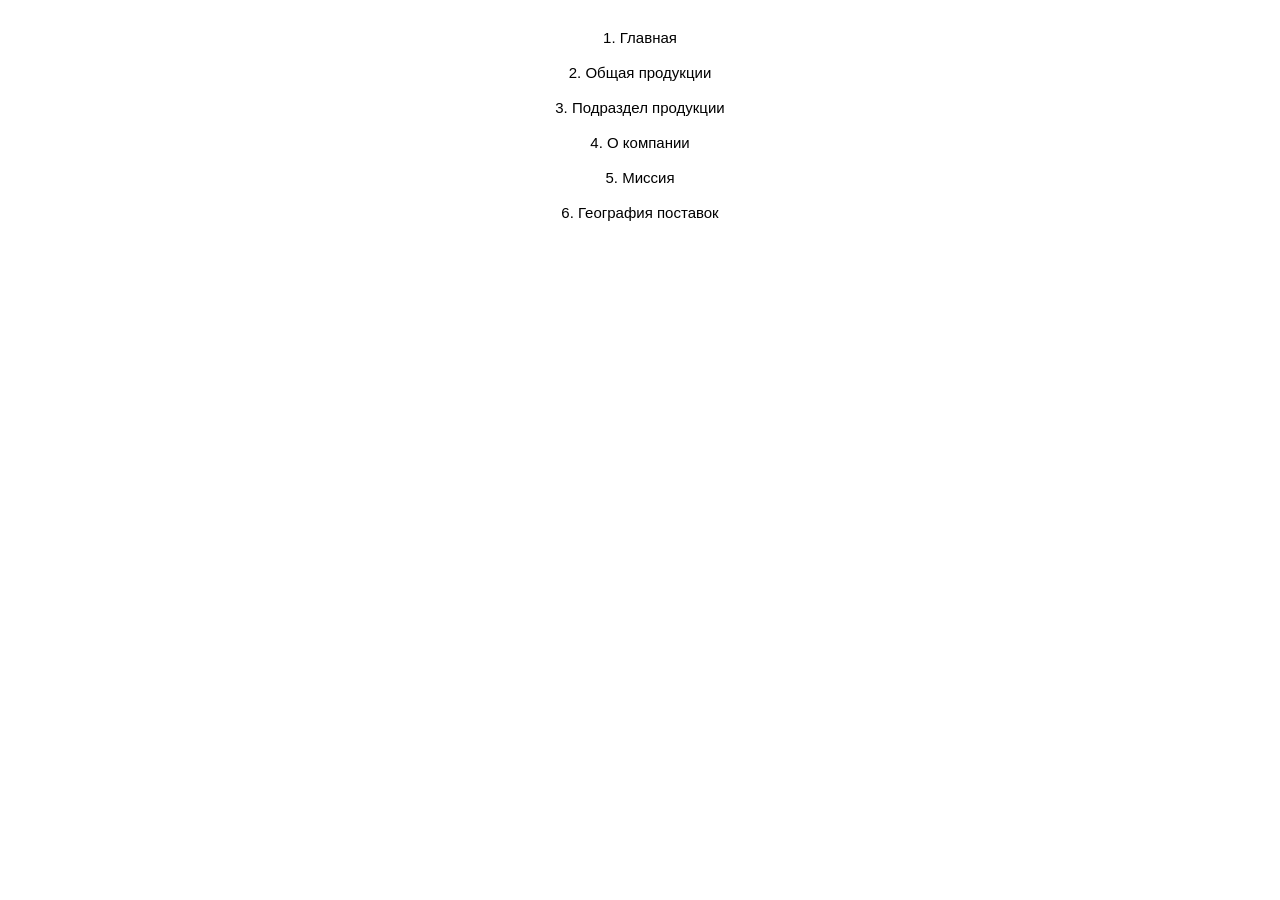
<file: index.html>
<!doctype html>
<html lang="ru">

<head>
	<meta charset="UTF-8">
	<meta name="viewport" content="width=device-width, initial-scale=1.0">
	<!-- favicon -->
	<link rel="apple-touch-icon" sizes="180x180" href="/apple-touch-icon.webp">
	<link rel="manifest" href="/site.webmanifest">
	<!-- <style>body{opacity: 0;}</style> -->
	<link rel="stylesheet" href="css/style.min.css?_v=20250123150027">
	<!-- SEO -->
	<meta name="description" content="">
	<meta name="keywords" content="">
	<meta property="og:type" content="website">
	<meta property="og:url" content="">
	<meta property="og:title" content="">
	<meta property="og:description" content="">
	<meta property="og:image" content="">
	<!-- robots -->
	<!-- <meta name="robots" content="index">
	<meta name="robots" content="index, nofollow">
	<meta name="robots" content="noindex">
	<meta name="robots" content="follow">
	<meta name="robots" content="nofollow">
	<meta name="robots" content="all">
	<meta name="googlebot" content="index">
	<meta name="yandex" content="noindex"> -->

	<title>Index</title>

</head>


<body>
	<div class="wrapper">
		<section>
			<div class="page__container">
				<ul style="
							width: 100%;
							display: flex;
							flex-direction: column;
							gap: 20px;
							padding: 30px 0;
							justify-content: center;
							align-items: center;
							list-style: none;
						">
					<li>
						<a href="./general.html" class="link">1. Главная</a>
					</li>
					<li>
						<a href="./production.html" class="link">2. Общая продукции</a>
					</li>
					<li>
						<a href="./production-chapter.html" class="link">3. Подраздел продукции</a>
					</li>
					<!-- О компании -->
					<li>
						<a href="./about.html" class="link">4. О компании</a>
					</li>
					<!-- О компании -->
					<li>
						<a href="./mission.html" class="link">5. Миссия</a>
					</li>
					<!-- О компании -->
					<li>
						<a href="./supplies.html" class="link">6. География поставок</a>
					</li>

				</ul>
			</div>
		</section>

	</div>

</body>

</html>
</file>
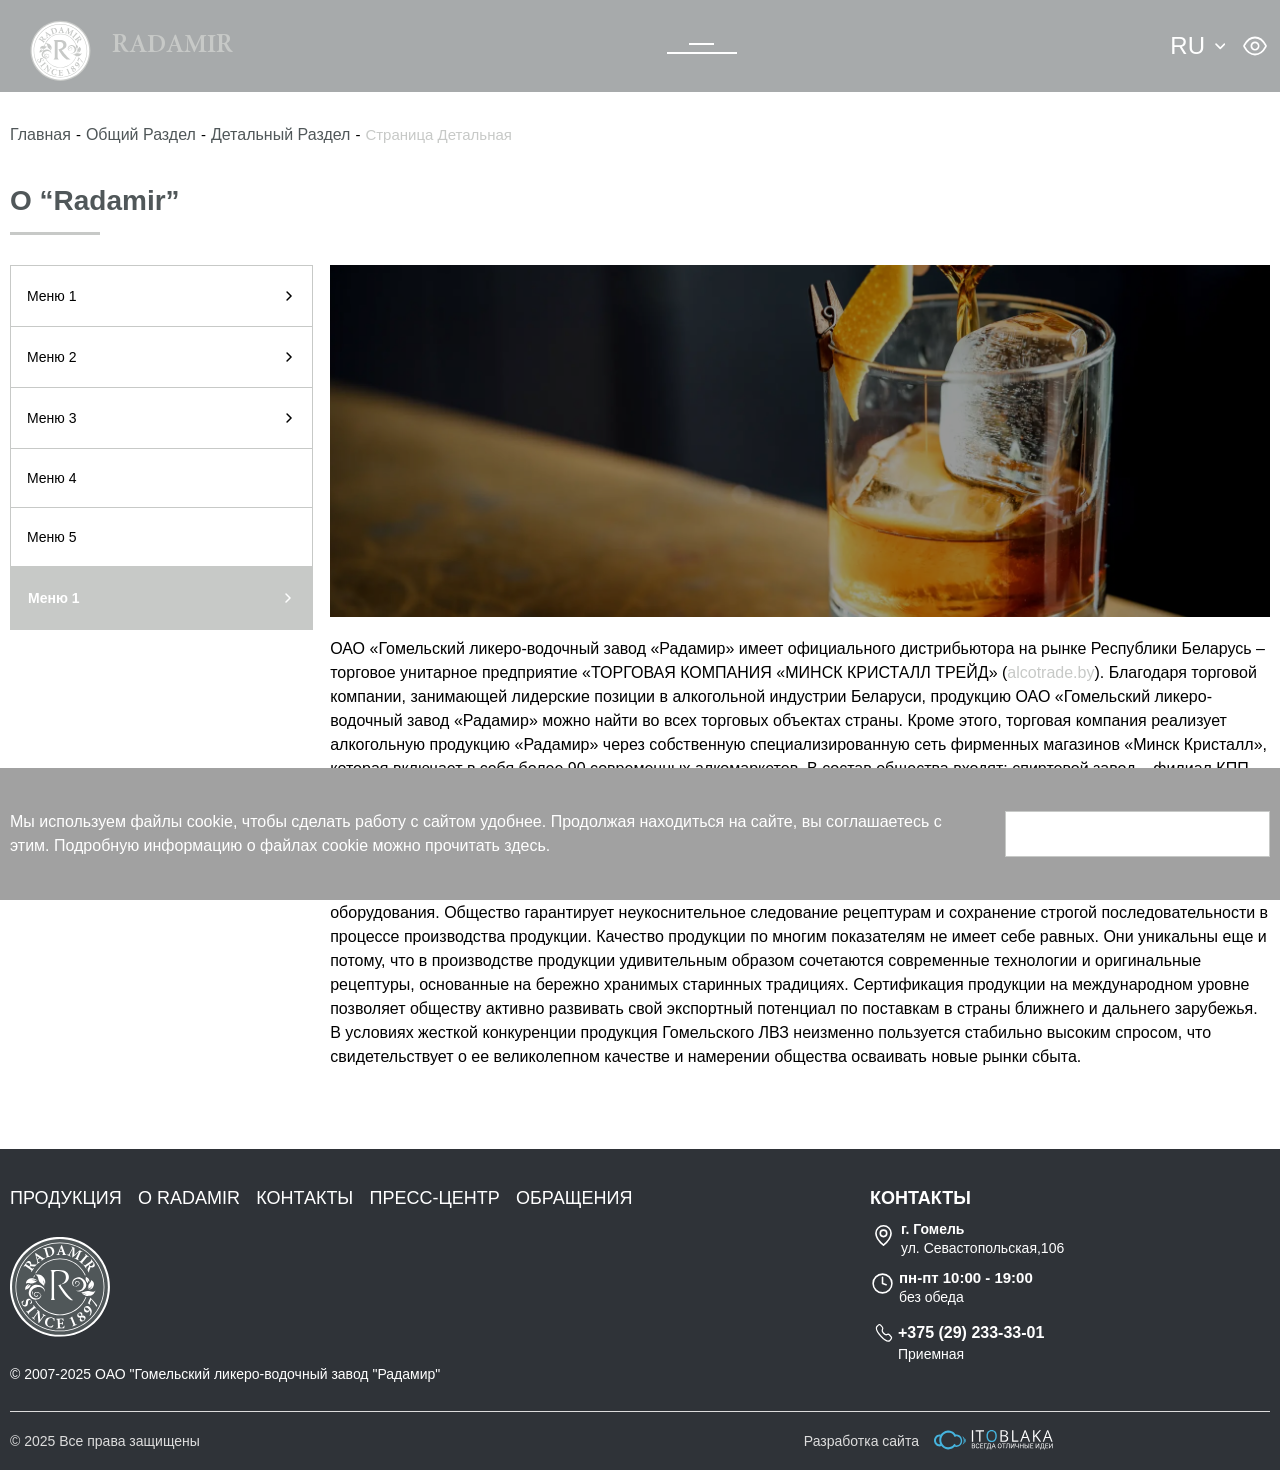
<file: about.html>
<!doctype html>
<html lang="ru">

<head>
	<meta charset="UTF-8">
	<meta name="viewport" content="width=device-width, initial-scale=1.0">
	<!-- favicon -->
	<link rel="apple-touch-icon" sizes="180x180" href="/apple-touch-icon.webp">
	<link rel="manifest" href="/site.webmanifest">
	<!-- <style>body{opacity: 0;}</style> -->
	<link rel="stylesheet" href="css/style.min.css?_v=20250123150027">
	<!-- SEO -->
	<meta name="description" content="">
	<meta name="keywords" content="">
	<meta property="og:type" content="website">
	<meta property="og:url" content="">
	<meta property="og:title" content="">
	<meta property="og:description" content="">
	<meta property="og:image" content="">
	<!-- robots -->
	<!-- <meta name="robots" content="index">
	<meta name="robots" content="index, nofollow">
	<meta name="robots" content="noindex">
	<meta name="robots" content="follow">
	<meta name="robots" content="nofollow">
	<meta name="robots" content="all">
	<meta name="googlebot" content="index">
	<meta name="yandex" content="noindex"> -->

	<title>ITOblaka</title>

</head>


<body>
	<div class="wrapper chapter-page">
		<header class="header header_menu-left" data-fixed>
			<div class="header__container">
				<div class="header__top">
					<div class="header__logo logo">
						<a class="logo__logo" href="#">
							<img src="img/svg/logo-white.svg" alt="logo">
						</a>
						<div class="logo__slogan">Radamir</div>
					</div>

					<div class="header__menu menu">
						<button type="button" class="menu__icon icon-menu">
							<span></span>
						</button>
					</div>

					<div class="header__control header-control">
						<div class="language">
							<div class="language__head">
								<div class="language__text">RU</div>
								<div class="language__icon">
									<svg>
										<use xlink:href="img/icons/icons.svg#arrowCircled"></use>
									</svg>
								</div>
							</div>
							<div class="language__body">
								<div class="language__list">
									<div class="language__item">
										<div class="language__flag flag_blr"></div>
										<button class="language__text">BY</button>
									</div>
									<div class="language__item">
										<div class="language__flag flag_eng"></div>
										<button class="language__text">ENG</button>
									</div>
								</div>
							</div>
						</div>

						<div class="eye">
							<button class="eye__icon">
								<svg>
									<use xlink:href="img/icons/icons.svg#eye"></use>
								</svg>
							</button>
						</div>
					</div>
				</div>
			</div>
		</header>


		<div class="chapter-page__wrapper">
			<div class="chapter-page__container">
				<div class="bread">
					<ul class='bread__list'>
						<li class='bread__item'><a class='bread__link' href="#">Главная</a></li>
						<li class="bread__divider">-</li>
						<li class='bread__item'><a class='bread__link' href="#">Общий Раздел</a></li>
						<li class="bread__divider">-</li>
						<li class='bread__item'><a class='bread__link' href="#">Детальный Раздел</a></li>
						<li class="bread__divider">-</li>
						<li class='bread__item'>Страница Детальная</li>
					</ul>
				</div>

				<div class="block__head">
					<h2 class="block__title">О “Radamir”</h2>
				</div>

			</div>

		</div>

		<main class="chapter-page__main main">
			<div class="main__container">
				<div class="main__inner">
					<!-- menu -->
					<div class="main__menu">
						<!-- Include menu -->
						<div class="page-menu">

							<nav class="page-menu__body">
								<ul class="page-menu__list">
									<!-- 1 -->
									<li class="page-menu__item">
										<div class="page-menu__control">
											<a href="#" class="page-menu__link">Меню 1</a>
											<div class="page-menu__svg">
												<svg class="svg-arrow-down">
													<use xlink:href="img/icons/icons.svg#menuArrow"></use>
												</svg>
											</div>
										</div>

										<div class="page-menu__drop">
											<!-- list -->
											<ul class="page-menu__list">
												<li class="page-menu__item">
													<div class="page-menu__control">
														<a href="#" class="page-menu__link">Меню 1.1</a>
														<div class="page-menu__svg">
															<svg class="svg-arrow-down">
																<use xlink:href="img/icons/icons.svg#menuArrow"></use>
															</svg>
														</div>
													</div>

													<div class="page-menu__drop">
														<!-- list -->
														<ul class="page-menu__list">
															<li class="page-menu__item">
																<div class="page-menu__control">
																	<a href="#" class="page-menu__link">Меню 1.1.1</a>
																</div>
															</li>

															<li class="page-menu__item">
																<div class="page-menu__control">
																	<a href="#" class="page-menu__link">Меню 1.1.2</a>
																	<div class="page-menu__svg">
																		<svg class="svg-arrow-down">
																			<use xlink:href="img/icons/icons.svg#menuArrow"></use>
																		</svg>
																	</div>
																</div>
																<!-- drop -->
																<div class="page-menu__drop">

																	<!-- list -->
																	<ul class="page-menu__list">
																		<li class="page-menu__item">
																			<div class="page-menu__control">
																				<a href="#" class="page-menu__link">Меню 1.1.2.1</a>
																			</div>
																		</li>

																	</ul>

																</div>
															</li>
															<li class="page-menu__item">
																<div class="page-menu__control">
																	<a href="#" class="page-menu__link">Меню 1.1.3</a>
																</div>
															</li>
														</ul>
													</div>
												</li>
												<li class="page-menu__item">
													<div class="page-menu__control">
														<a href="#" class="page-menu__link">Меню 1.2</a>
													</div>
												</li>
											</ul>
										</div>
									</li>
									<!-- 2 -->
									<li class="page-menu__item">
										<div class="page-menu__control">
											<a href="#" class="page-menu__link">Меню 2</a>
											<div class="page-menu__svg">
												<svg class="svg-arrow-down">
													<use xlink:href="img/icons/icons.svg#menuArrow"></use>
												</svg>
											</div>
										</div>

										<div class="page-menu__drop">
											<!-- list -->
											<ul class="page-menu__list">
												<li class="page-menu__item">
													<div class="page-menu__control">
														<a href="#" class="page-menu__link">Меню 2.1</a>
														<div class="page-menu__svg">
															<svg class="svg-arrow-down">
																<use xlink:href="img/icons/icons.svg#menuArrow"></use>
															</svg>
														</div>
													</div>

													<div class="page-menu__drop">
														<!-- list -->
														<ul class="page-menu__list">
															<li class="page-menu__item">
																<div class="page-menu__control">
																	<a href="#" class="page-menu__link">Меню 2.1.1</a>
																</div>
															</li>

															<li class="page-menu__item">
																<div class="page-menu__control">
																	<a href="#" class="page-menu__link">Меню 2.1.2</a>
																	<div class="page-menu__svg">
																		<svg class="svg-arrow-down">
																			<use xlink:href="img/icons/icons.svg#menuArrow"></use>
																		</svg>
																	</div>
																</div>
																<!-- drop -->
																<div class="page-menu__drop">

																	<!-- list -->
																	<ul class="page-menu__list">
																		<li class="page-menu__item">
																			<div class="page-menu__control">
																				<a href="#" class="page-menu__link">Меню 2.1.2.1</a>
																			</div>
																		</li>

																	</ul>

																</div>
															</li>
														</ul>
													</div>
												</li>
											</ul>
										</div>
									</li>
									<!-- 3 -->
									<li class="page-menu__item">
										<div class="page-menu__control">
											<a href="#" class="page-menu__link">Меню 3</a>
											<div class="page-menu__svg">
												<svg class="svg-arrow-down">
													<use xlink:href="img/icons/icons.svg#menuArrow"></use>
												</svg>
											</div>
										</div>

										<div class="page-menu__drop">
											<!-- list -->
											<ul class="page-menu__list">
												<li class="page-menu__item">
													<div class="page-menu__control">
														<a href="#" class="page-menu__link">Меню 3.1</a>
														<div class="page-menu__svg">
															<svg class="svg-arrow-down">
																<use xlink:href="img/icons/icons.svg#menuArrow"></use>
															</svg>
														</div>
													</div>

													<div class="page-menu__drop">
														<!-- list -->
														<ul class="page-menu__list">
															<li class="page-menu__item">
																<div class="page-menu__control">
																	<a href="#" class="page-menu__link">Меню 3.1.1</a>
																</div>
															</li>

															<li class="page-menu__item">
																<div class="page-menu__control">
																	<a href="#" class="page-menu__link">Меню 3.1.2</a>
																	<div class="page-menu__svg">
																		<svg class="svg-arrow-down">
																			<use xlink:href="img/icons/icons.svg#menuArrow"></use>
																		</svg>
																	</div>
																</div>
																<!-- drop -->
																<div class="page-menu__drop">

																	<!-- list -->
																	<ul class="page-menu__list">
																		<li class="page-menu__item">
																			<div class="page-menu__control">
																				<a href="#" class="page-menu__link">Меню 3.1.2.1</a>
																			</div>
																		</li>

																	</ul>

																</div>
															</li>
														</ul>
													</div>
												</li>
											</ul>
										</div>
									</li>
									<!-- 4 -->
									<li class="page-menu__item">
										<div class="page-menu__control">
											<a href="#" class="page-menu__link">Меню 4</a>
										</div>
									</li>
									<!-- 5 -->
									<li class="page-menu__item">
										<div class="page-menu__control">
											<a href="#" class="page-menu__link">Меню 5</a>
										</div>
									</li>
									<!-- 6 -->
									<li class="page-menu__item active">
										<div class="page-menu__control">
											<a href="#" class="page-menu__link">Меню 1</a>
											<div class="page-menu__svg">
												<svg class="svg-arrow-down">
													<use xlink:href="img/icons/icons.svg#menuArrow"></use>
												</svg>
											</div>
										</div>

										<div class="page-menu__drop">
											<!-- list -->
											<ul class="page-menu__list">
												<li class="page-menu__item">
													<div class="page-menu__control">
														<a href="#" class="page-menu__link">Меню 1.1</a>
														<div class="page-menu__svg">
															<svg class="svg-arrow-down">
																<use xlink:href="img/icons/icons.svg#menuArrow"></use>
															</svg>
														</div>
													</div>

													<div class="page-menu__drop">
														<!-- list -->
														<ul class="page-menu__list">
															<li class="page-menu__item">
																<div class="page-menu__control">
																	<a href="#" class="page-menu__link">Меню 1.1.1</a>
																</div>
															</li>

															<li class="page-menu__item">
																<div class="page-menu__control">
																	<a href="#" class="page-menu__link">Меню 1.1.2</a>
																	<div class="page-menu__svg">
																		<svg class="svg-arrow-down">
																			<use xlink:href="img/icons/icons.svg#menuArrow"></use>
																		</svg>
																	</div>
																</div>
																<!-- drop -->
																<div class="page-menu__drop">

																	<!-- list -->
																	<ul class="page-menu__list">
																		<li class="page-menu__item">
																			<div class="page-menu__control">
																				<a href="#" class="page-menu__link">Меню 1.1.2.1</a>
																			</div>
																		</li>

																	</ul>

																</div>
															</li>
															<li class="page-menu__item">
																<div class="page-menu__control">
																	<a href="#" class="page-menu__link">Меню 1.1.3</a>
																</div>
															</li>
														</ul>
													</div>
												</li>
												<li class="page-menu__item">
													<div class="page-menu__control">
														<a href="#" class="page-menu__link">Меню 1.2</a>
													</div>
												</li>
											</ul>
										</div>
									</li>

								</ul>
							</nav>

						</div>

					</div>
					<!-- page-content -->
					<div class="main__content">
						<!-- Include content-->

						<div class="main__item">
							<section class="preview">
								<div class="preview__bg">
									<img class='preview__img' src="img/generalBanner/generalBanner.webp" alt="page banner">
								</div>
								<div class="preview__container">
									<div class="preview__description">
										<div class="preview__title">
											<h1>Продукция</h1>
										</div>
										<div class="preview__text">
											Мы гордимся тем, что создаем!
										</div>
									</div>
								</div>
							</section>

						</div>
						<div class="main__item">
							<div class="text_general">
								ОАО «Гомельский ликеро-водочный завод «Радамир» имеет официального дистрибьютора на рынке Республики Беларусь –
								торговое унитарное предприятие «ТОРГОВАЯ КОМПАНИЯ «МИНСК КРИСТАЛЛ ТРЕЙД» (<a href="alcotrade.by">alcotrade.by</a>).
								Благодаря торговой компании,
								занимающей лидерские позиции в алкогольной индустрии Беларуси, продукцию ОАО «Гомельский ликеро-водочный завод
								«Радамир» можно найти во всех торговых объектах страны. Кроме этого, торговая компания реализует алкогольную
								продукцию «Радамир» через собственную специализированную сеть фирменных магазинов «Минск Кристалл», которая включает в
								себя более 90 современных алкомаркетов.
								В состав общества входят: спиртовой завод – филиал КПП «Полесье», сеть фирменных магазинов "Радамир".
								Ассортимент представлен более чем 50 наименованиями продукции:
								Водки классические и особые
								Аперитив
								Бренди
								Бальзамы
								Напитки спиртные крепкие
								Настойки горькие
								Ликеры десертные
								Коньяки
								Вода питьевая
								Ассортимент продукции, предлагаемый сегодня филиалом КПП «Полесье»:
								Спирт этиловый ректификованный
								Двуокись углеродная жидкая
								Концентрат квасного сусла
								Солод
								Успешная производственная деятельность общества, прежде всего, связана с активным внедрением передовых технологий
								и обновлением производственного оборудования. Общество гарантирует неукоснительное следование рецептурам и сохранение
								строгой последовательности в процессе производства продукции.
								Качество продукции по многим показателям не имеет себе равных. Они уникальны еще и потому, что в производстве
								продукции удивительным образом сочетаются современные технологии и оригинальные рецептуры, основанные на бережно
								хранимых старинных традициях.
								Сертификация продукции на международном уровне позволяет обществу активно развивать свой экспортный потенциал по
								поставкам в страны ближнего и дальнего зарубежья.
								В условиях жесткой конкуренции продукция Гомельского ЛВЗ неизменно пользуется стабильно высоким спросом, что
								свидетельствует о ее великолепном качестве и намерении общества осваивать новые рынки сбыта.
							</div>
						</div>

					</div>
				</div>
			</div>
		</main>

		<footer class="footer">
			<div class="footer__container">
				<div class="footer__content">
					<div class="footer__top footer-top">
						<div class="footer-top__left footer-left">
							<div class="footer-left__navigation">
								<ul class="navigation__list">
									<li class="navigation__item">
										<a href="#" class="navigation__link">ПРОДУКЦИЯ</a>
									</li>
									<li class="navigation__item">
										<a href="#" class="navigation__link">О RADAMIR</a>
									</li>
									<li class="navigation__item">
										<a href="#" class="navigation__link">КОНТАКТЫ</a>
									</li>
									<li class="navigation__item">
										<a href="#" class="navigation__link">ПРЕСС-ЦЕНТР</a>
									</li>
									<li class="navigation__item">
										<a href="#" class="navigation__link">ОБРАЩЕНИЯ</a>
									</li>
								</ul>
							</div>
							<div class="footer-left__logo">
								<div class="logo">
									<a class="logo__logo" href="#">
										<img src="img/svg/logo-footer.svg" alt="logo">
									</a>
								</div>
							</div>
							<div class="footer-left__description">
								© 2007-2025 ОАО "Гомельский ликеро-водочный завод "Радамир"
							</div>
						</div>
						<div class="footer-top__right footer-right">
							<div class="footer-right__title">КОНТАКТЫ</div>
							<div class="address">
								<div class="address__svg icon-wrap">
									<svg class="svg-location">
										<use xlink:href="img/icons/icons.svg#location"></use>
									</svg>
								</div>
								<div class="address__wrapper">
									<div class="address__city">г. Гомель</div>
									<div class="address__street">
										ул. Севастопольская,106
									</div>
								</div>
							</div>
							<div class=" mode">
								<div class="mode__svg icon-wrap">
									<svg class="svg-time">
										<use xlink:href="img/icons/icons.svg#time"></use>
									</svg>
								</div>
								<div class="mode__wrapper">
									<div class="mode__time">пн-пт 10:00 - 19:00</div>
									<div class="mode__regime">без обеда</div>
								</div>
							</div>
							<div class="contacts">
								<div class="contacts__block">
									<!-- phone -->
									<div class="contacts-phone">
										<div class="contacts-phone__wrapper">
											<div class="contacts-phone__svg">
												<svg class="svg-phone">
													<use xlink:href="img/icons/icons.svg#phone"></use>
												</svg>
											</div>
											<a href="tel:+375292333301" class="contacts-phone__link">+375 (29) 233-33-01</a>
										</div>
										<div class="contacts-phone__text">
											Приемная
										</div>
									</div>

								</div>
							</div>
						</div>
					</div>
					<div class="footer__bottom footer-bottom">
						<div class="footer-bottom__content">
							<div class="footer-bottom__copyright">© 2025 Все права защищены</div>

							<div class="footer-bottom__made made">
								<div class="made__text">Разработка сайта</div>
								<a href="#" class="made__logo">
									<img src="img/svg/logoOblaka.svg" alt="made by ITOblaka">
								</a>
							</div>
						</div>
					</div>
				</div>
			</div>
		</footer>


	</div>
	<div class="cookie-plank ">
		<!-- cookie-plank_alternative для второго варианта куки -->
		<div class="cookie-plank__container">
			<div class="cookie-plank__content">
				<div class="cookie-plank__text text_general">
					Мы используем файлы cookie, чтобы сделать работу с сайтом удобнее. Продолжая находиться на сайте, вы соглашаетесь с этим. Подробную
					информацию о файлах cookie можно прочитать здесь.
				</div>
				<div class="cookie-plank__button">
					<button class="button button_width button_width-inverse" data-cookieBtn>
						Принять
					</button>
				</div>
			</div>
		</div>
	</div>

	<div class="aside-menu">
		<div class="aside-menu__overlay"></div>
		<div class="aside-menu__content scroll-vertical">
			<div class="aside-menu__buttons">
				<div class="logo">
					<a class="logo__logo" href="#">
						<img src="img/svg/logo-white.svg" alt="logo">
						<div class="logo__slogan">Radamir</div>
					</a>
				</div>
				<button class="aside-menu__close" type="button">
					<svg class="svg-arrow-close">
						<use xlink:href="img/icons/icons.svg#close"></use>
					</svg>
				</button>
			</div>
			<nav class="aside-menu__body">
				<ul class="aside-menu__list">
					<!-- about -->
					<li class="aside-menu__item">
						<a href="#" class="aside-menu__link">ПРОДУКЦИЯ</a>
						<div class="aside-menu__svg">
							<svg class="svg-arrow-down">
								<use xlink:href="img/icons/icons.svg#menuArrow"></use>
							</svg>
						</div>

						<div class="aside-menu__drop">
							<div class="aside-menu__body scroll-vertical">
								<!-- button -->
								<button class="mobile-back" type="button">
									<svg class="svg-arrow-back">
										<use xlink:href="img/icons/icons.svg#arrow"></use>
									</svg>
									<span>Назад</span>
								</button>
								<!-- title -->
								<div class="aside-menu__title">
									<a href="#">Каталог</a>
								</div>
								<!-- list -->
								<ul class="aside-menu__list">
									<li class="aside-menu__item">
										<a href="#" class="aside-menu__link">Создание сайтов</a>
									</li>
									<li class="aside-menu__item">
										<a href="#" class="aside-menu__link">Разработка интернет-магазинов</a>
									</li>
									<li class="aside-menu__item">
										<a href="#" class="aside-menu__link">Создание корпоративных сайтов</a>
									</li>
									<li class="aside-menu__item">
										<a href="#" class="aside-menu__link">Создание Landing page</a>
									</li>
									<li class="aside-menu__item">
										<a href="#" class="aside-menu__link">
											Разработка сайтов визиток - максимальное количество
										</a>
									</li>
									<li class="aside-menu__item">
										<a href="#" class="aside-menu__link">Реклама и продвижение</a>
										<div class="aside-menu__svg">
											<svg class="svg-arrow-down">
												<use xlink:href="img/icons/icons.svg#menuArrow"></use>
											</svg>
										</div>
										<!-- drop -->
										<div class="aside-menu__drop">
											<div class="aside-menu__body scroll-vertical">
												<!-- button -->
												<button class="mobile-back" type="button">
													<svg class="svg-arrow-back">
														<use xlink:href="img/icons/icons.svg#arrow"></use>
													</svg>
													<span>Назад</span>
												</button>
												<!-- title -->
												<div class="aside-menu__title">
													<a href="#">Реклама и продвижение</a>
												</div>
												<!-- list -->
												<ul class="aside-menu__list">
													<li class="aside-menu__item">
														<a href="#" class="aside-menu__link">Создание сайтов</a>
													</li>
													<li class="aside-menu__item">
														<a href="#" class="aside-menu__link">Разработка интернет-магазинов</a>
													</li>
													<li class="aside-menu__item">
														<a href="#" class="aside-menu__link">Создание корпоративных сайтов</a>
													</li>
													<li class="aside-menu__item">
														<a href="#" class="aside-menu__link">Создание Landing page</a>
													</li>
													<li class="aside-menu__item">
														<a href="#" class="aside-menu__link">
															Разработка сайтов визиток - максимальное количество
														</a>
													</li>
												</ul>
											</div>
										</div>
									</li>
								</ul>
							</div>
						</div>
					</li>
					<!-- service -->
					<li class="aside-menu__item">
						<a href="#" class="aside-menu__link">О RADAMIR</a>
						<div class="aside-menu__svg">
							<svg class="svg-arrow-down">
								<use xlink:href="img/icons/icons.svg#menuArrow"></use>
							</svg>
						</div>
						<div class="aside-menu__drop">
							<div class="aside-menu__body scroll-vertical">
								<!-- button -->
								<button class="mobile-back" type="button">
									<svg class="svg-arrow-back">
										<use xlink:href="img/icons/icons.svg#arrow"></use>
									</svg>
									<span>Назад</span>
								</button>
								<!-- title -->
								<div class="aside-menu__title">
									<a href="#">Каталог</a>
								</div>
								<!-- list -->
								<ul class="aside-menu__list">
									<li class="aside-menu__item">
										<a href="#" class="aside-menu__link">Создание сайтов</a>
									</li>
									<li class="aside-menu__item">
										<a href="#" class="aside-menu__link">Разработка интернет-магазинов</a>
									</li>
									<li class="aside-menu__item">
										<a href="#" class="aside-menu__link">Создание корпоративных сайтов</a>
									</li>
									<li class="aside-menu__item">
										<a href="#" class="aside-menu__link">Создание Landing page</a>
									</li>
									<li class="aside-menu__item">
										<a href="#" class="aside-menu__link">
											Разработка сайтов визиток - максимальное количество
										</a>
									</li>
									<li class="aside-menu__item">
										<a href="#" class="aside-menu__link">Реклама и продвижение</a>
										<div class="aside-menu__svg">
											<svg class="svg-arrow-down">
												<use xlink:href="img/icons/icons.svg#menuArrow"></use>
											</svg>
										</div>
										<!-- drop -->
										<div class="aside-menu__drop">
											<div class="aside-menu__body scroll-vertical">
												<!-- button -->
												<button class="mobile-back" type="button">
													<svg class="svg-arrow-back">
														<use xlink:href="img/icons/icons.svg#arrow"></use>
													</svg>
													<span>Назад</span>
												</button>
												<!-- title -->
												<div class="aside-menu__title">
													<a href="#">Реклама и продвижение</a>
												</div>
												<!-- list -->
												<ul class="aside-menu__list">
													<li class="aside-menu__item">
														<a href="#" class="aside-menu__link">Создание сайтов</a>
													</li>
													<li class="aside-menu__item">
														<a href="#" class="aside-menu__link">Разработка интернет-магазинов</a>
													</li>
													<li class="aside-menu__item">
														<a href="#" class="aside-menu__link">Создание корпоративных сайтов</a>
													</li>
													<li class="aside-menu__item">
														<a href="#" class="aside-menu__link">Создание Landing page</a>
													</li>
													<li class="aside-menu__item">
														<a href="#" class="aside-menu__link">
															Разработка сайтов визиток - максимальное количество
														</a>
													</li>
												</ul>
											</div>
										</div>
									</li>
								</ul>
							</div>
						</div>
					</li>
					<!-- catalog -->
					<li class="aside-menu__item">
						<a href="#" class="aside-menu__link">КОНТАКТЫ</a>
						<div class="aside-menu__svg">
							<svg class="svg-arrow-down">
								<use xlink:href="img/icons/icons.svg#menuArrow"></use>
							</svg>
						</div>
						<div class="aside-menu__drop">
							<div class="aside-menu__body scroll-vertical">
								<!-- button -->
								<button class="mobile-back" type="button">
									<svg class="svg-arrow-back">
										<use xlink:href="img/icons/icons.svg#arrow"></use>
									</svg>
									<span>Назад</span>
								</button>
								<!-- title -->
								<div class="aside-menu__title">
									<a href="#">Каталог</a>
								</div>
								<!-- list -->
								<ul class="aside-menu__list">
									<li class="aside-menu__item">
										<a href="#" class="aside-menu__link">Создание сайтов</a>
									</li>
									<li class="aside-menu__item">
										<a href="#" class="aside-menu__link">Разработка интернет-магазинов</a>
									</li>
									<li class="aside-menu__item">
										<a href="#" class="aside-menu__link">Создание корпоративных сайтов</a>
									</li>
									<li class="aside-menu__item">
										<a href="#" class="aside-menu__link">Создание Landing page</a>
									</li>
									<li class="aside-menu__item">
										<a href="#" class="aside-menu__link">
											Разработка сайтов визиток - максимальное количество
										</a>
									</li>
									<li class="aside-menu__item">
										<a href="#" class="aside-menu__link">Реклама и продвижение</a>
										<div class="aside-menu__svg">
											<svg class="svg-arrow-down">
												<use xlink:href="img/icons/icons.svg#menuArrow"></use>
											</svg>
										</div>
										<!-- drop -->
										<div class="aside-menu__drop">
											<div class="aside-menu__body scroll-vertical">
												<!-- button -->
												<button class="mobile-back" type="button">
													<svg class="svg-arrow-back">
														<use xlink:href="img/icons/icons.svg#arrow"></use>
													</svg>
													<span>Назад</span>
												</button>
												<!-- title -->
												<div class="aside-menu__title">
													<a href="#">Реклама и продвижение</a>
												</div>
												<!-- list -->
												<ul class="aside-menu__list">
													<li class="aside-menu__item">
														<a href="#" class="aside-menu__link">Создание сайтов</a>
													</li>
													<li class="aside-menu__item">
														<a href="#" class="aside-menu__link">Разработка интернет-магазинов</a>
													</li>
													<li class="aside-menu__item">
														<a href="#" class="aside-menu__link">Создание корпоративных сайтов</a>
													</li>
													<li class="aside-menu__item">
														<a href="#" class="aside-menu__link">Создание Landing page</a>
													</li>
													<li class="aside-menu__item">
														<a href="#" class="aside-menu__link">
															Разработка сайтов визиток - максимальное количество
														</a>
													</li>
												</ul>
											</div>
										</div>
									</li>
								</ul>
							</div>
						</div>
					</li>
					<!-- 4 -->
					<li class="aside-menu__item">
						<a href="#" class="aside-menu__link">ПРЕСС-ЦЕНТР</a>
					</li>
					<!-- 5 -->
					<li class="aside-menu__item">
						<a href="#" class="aside-menu__link">обращения</a>
					</li>

				</ul>
			</nav>
			<div class="header-control">
				<div class="language">
					<div class="language__head">
						<div class="language__text">RU</div>
						<div class="language__icon">
							<svg>
								<use xlink:href="img/icons/icons.svg#arrowCircled"></use>
							</svg>
						</div>
					</div>
					<div class="language__body">
						<div class="language__list">
							<div class="language__item">
								<div class="language__flag flag_blr"></div>
								<button class="language__text">BY</button>
							</div>
							<div class="language__item">
								<div class="language__flag flag_eng"></div>
								<button class="language__text">ENG</button>
							</div>
						</div>
					</div>
				</div>

				<div class="eye">
					<button class="eye__icon">
						<svg>
							<use xlink:href="img/icons/icons.svg#eye"></use>
						</svg>
					</button>
				</div>
			</div>
		</div>
	</div>

	<div class="overlay"></div>

	<div class="dialogs">
		<!-- call popup -->
		<div id="call" aria-hidden="true" class="popup">
			<div class="popup__wrapper">

				<div class="popup__content">
					<!-- button -->
					<div class="popup__buttons">
						<button data-back type="button" class="popup__back">
							<svg class="svg-arrow-back">
								<use xlink:href="img/icons/icons.svg#arrow-back"></use>
							</svg>
						</button>
						<button data-close type="button" class="popup__close">
							<svg class="svg-arrow-close">
								<use xlink:href="img/icons/icons.svg#close"></use>
							</svg>
						</button>
					</div>
					<!-- title -->
					<div class="popup__text">
						<div class="popup__title">
							Заказать звонок
						</div>
					</div>
					<!-- body -->
					<div class="popup__body">
						<form class="form" data-form>
							<!-- Заголовок -->
							<div class="form__title" data-formTitle hidden>
								Заказать звонок
							</div>
							<!-- Подзаголовок -->
							<div class="form__text">
								Оставьте вашу заявку! Наши менеджеры свяжутся с вами в течение 20 минут!
							</div>
							<!-- Список полей -->
							<div class="form__list">
								<!-- Имя -->
								<div class="form__cell" data-formData>
									<label class="form__label" for='name-call'>Ваше имя*</label>
									<input class="form__input" id='name-call' type="text" required data-required data-validate placeholder="Ваше имя">
								</div>
								<!-- Телефон -->
								<div class="form__cell" data-formData>
									<label class="form__label" for='phone-call'>Телефон*</label>
									<input type="text" class="form__input" id='phone-call' data-required='phone' data-validate required placeholder="+375 (00) 000-00-00">
								</div>
							</div>

							<!-- Checkbox -->
							<div class="checkbox" data-formCheckbox>
								<label for="check-call" class="checkbox__label">
									<span class="checkbox__svg">
										<svg class="checked-svg">
											<use xlink:href="img/icons/icons.svg#checked"></use>
										</svg>
									</span>
									<input type="checkbox" id="check-call" class="checkbox__input" data-required data-validate>
								</label>
								<div class="checkbox__text">
									я согласен(а) на
									<a href="#" class="checkbox__link">обработку персональных данных.</a><br>
									Наш сайт защищен с помощью reCAPTCHA и соответствует
									<a class="checkbox__link" rel="nofollow" href="https://policies.google.com/privacy" target="_blank">Политике
										конфиденциальности</a>
									и <a class="checkbox__link" rel="nofollow" href="https://policies.google.com/terms" target="_blank">Условиям
										использования</a>
									Google.
								</div>
							</div>
							<!-- Button -->
							<div class="form__button" data-formBtn>
								<button disabled type="submit" class="button button_colored button_width">
									Отправить
								</button>
							</div>
						</form>
					</div>
				</div>
			</div>
		</div>

		<!-- service popup -->
		<div id="service" aria-hidden="true" class="popup">
			<div class="popup__wrapper">
				<div class="popup__content">
					<!-- button -->
					<div class="popup__buttons">
						<button data-back type="button" class="popup__back">
							<svg class="svg-arrow-back">
								<use xlink:href="img/icons/icons.svg#arrow-back"></use>
							</svg>
						</button>
						<button data-close type="button" class="popup__close">
							<svg class="svg-arrow-close">
								<use xlink:href="img/icons/icons.svg#close"></use>
							</svg>
						</button>
					</div>
					<!-- title -->

					<div class="popup__text">
						<div class="popup__title">Выбрать услугу</div>

					</div>
					<!-- body -->
					<div class="popup__body">
						<form class="form" data-form>
							<!-- Заголовок -->
							<div class="form__title" data-formTitle hidden>
								Выбрать услугу
							</div>
							<!-- Подзаголовок -->
							<div class="form__text">
								Отправьте заявку и через 10 минут мы свяжемся с вами
							</div>
							<!-- Список полей -->
							<div class="form__list">
								<!-- Имя -->
								<div class="form__cell" data-formData>
									<label class="form__label" for="name-service">Ваше имя*</label>
									<input class="form__input" type="text" name="name" id="name-service" data-required data-validate required placeholder="Ваше имя">
								</div>
								<!-- Телефон -->
								<div class="form__cell" data-formData>
									<label class="form__label" for="phone-service">Ваш телефон*</label>
									<input name="phone" id="phone-service" type="tel" class="form__input" data-required='phone' data-validate required placeholder="+375 (00) 000-00-00">
								</div>
								<!-- Select -->
								<div class="form__cell" data-formSelect>
									<label class="form__label" for="select-service">Выбрать услугу*</label>
									<div class="select">
										<div class="select__svg">
											<svg class="svg-arrow-down">
												<use xlink:href="img/icons/icons.svg#menuArrow"></use>
											</svg>
										</div>
										<select class="select__form" name="form-select" id="select-service" required>
											<option value="" hidden>Выберите нужную услугу</option>
											<option value="1">Услуга 1</option>
											<option value="2">Услуга 2</option>
											<option value="3">Услуга 3</option>
										</select>
									</div>
								</div>
							</div>

							<!-- Checkbox -->
							<div class="form__cell checkbox" data-formCheckbox>
								<label for="check-service" class="checkbox__label">
									<span class="checkbox__svg">
										<svg class="checked-svg">
											<use xlink:href="img/icons/icons.svg#checked"></use>
										</svg>
									</span>
									<input type="checkbox" id="check-service" class="checkbox__input" data-required data-validate>
								</label>
								<div class="checkbox__text">
									я согласен(а) на
									<a href="#" class="checkbox__link">обработку персональных данных.</a><br>
									Наш сайт защищен с помощью reCAPTCHA и соответствует
									<a class="checkbox__link" rel="nofollow" href="https://policies.google.com/privacy" target="_blank">Политике
										конфиденциальности</a>

									и <a class="checkbox__link" rel="nofollow" href="https://policies.google.com/terms" target="_blank">Условиям
										использования</a>
									Google.
								</div>
							</div>
							<!-- Button -->
							<div class="form__button" data-formBtn>
								<button disabled="" type="submit" class="button button_colored button_width">
									Выбрать
								</button>
							</div>
						</form>
					</div>
				</div>
			</div>
		</div>

		<div id="product" aria-hidden="true" class="popup">
			<div class="popup__wrapper">
				<div class="popup__content">
					<!-- button -->
					<div class="popup__buttons">
						<button data-back type="button" class="popup__back">
							<svg class="svg-arrow-back">
								<use xlink:href="img/icons/icons.svg#arrow-back"></use>
							</svg>
						</button>
						<button data-close type="button" class="popup__close">
							<svg class="svg-arrow-close">
								<use xlink:href="img/icons/icons.svg#close"></use>
							</svg>
						</button>
					</div>
					<!-- title -->

					<div class="popup__text">
						<div class="popup__title">Купить в 1 клик</div>
					</div>
					<!-- body -->
					<div class="popup__body">
						<form class="form" data-form>
							<!-- Заголовок -->
							<div class="form__title" data-formTitle hidden>
								Выбрать услугу
							</div>
							<!-- Подзаголовок -->
							<div class="form__text">
								Заполните форму и мы свяжемся с вами в течение 20 минут.
							</div>
							<!-- Список полей -->
							<div class="form__list">
								<!-- Имя -->
								<div class="form__cell" data-formData>
									<label class="form__label" for="name-product">Ваше имя*</label>
									<input class="form__input" type="text" name="name" id="name-product" data-required data-validate required placeholder="Ваше имя">
								</div>
								<!-- Телефон -->
								<div class="form__cell" data-formData>
									<label class="form__label" for="phone-product">Ваш телефон*</label>
									<input name="phone" id="phone-product" type="tel" class="form__input" data-required='phone' data-validate required placeholder="+375 (00) 000-00-00">
								</div>
								<!-- Select -->
								<div class="form__cell" data-formSelect>
									<label class="form__label" for="select-product">Товар*</label>
									<div class="select">
										<div class="select__svg">
											<svg class="svg-arrow-down">
												<use xlink:href="img/icons/icons.svg#menuArrow"></use>
											</svg>
										</div>
										<select class="select__form" name="form-select" id="select-product" required>
											<option value="" hidden>Выберите нужный товар</option>
											<option value="1">Товар 1</option>
											<option value="2">Товар 2</option>
											<option value="3">Товар 3</option>
										</select>
									</div>
								</div>
							</div>

							<!-- Checkbox -->
							<div class="form__cell checkbox" data-formCheckbox>
								<label for="check-product" class="checkbox__label">
									<span class="checkbox__svg">
										<svg class="checked-svg">
											<use xlink:href="img/icons/icons.svg#checked"></use>
										</svg>
									</span>
									<input type="checkbox" id="check-product" class="checkbox__input" data-required data-validate>
								</label>
								<div class="checkbox__text">
									я согласен(а) на
									<a href="#" class="checkbox__link">обработку персональных данных.</a><br>
									Наш сайт защищен с помощью reCAPTCHA и соответствует
									<a class="checkbox__link" rel="nofollow" href="https://policies.google.com/privacy" target="_blank">Политике
										конфиденциальности</a>

									и <a class="checkbox__link" rel="nofollow" href="https://policies.google.com/terms" target="_blank">Условиям
										использования</a>
									Google.
								</div>
							</div>
							<!-- Button -->
							<div class="form__button" data-formBtn>
								<button disabled="" type="submit" class="button button_colored button_width">
									Выбрать
								</button>
							</div>
						</form>
					</div>
				</div>
			</div>
		</div>

		<!-- message popup -->
		<div id="message" aria-hidden="true" class="popup">
			<div class="popup__wrapper">
				<div class="popup__content">
					<!-- button -->
					<div class="popup__buttons">
						<button data-back type="button" class="popup__back">
							<svg class="svg-arrow-back">
								<use xlink:href="img/icons/icons.svg#arrow-back"></use>
							</svg>
						</button>
						<button data-close type="button" class="popup__close">
							<svg class="svg-arrow-close">
								<use xlink:href="img/icons/icons.svg#close"></use>
							</svg>
						</button>
					</div>
					<!-- title -->
					<div class="popup__text">
						<div class="popup__title">Задать вопрос</div>
					</div>

					<!-- body -->
					<div class="popup__body">
						<form class="form" data-form>
							<!-- Заголовок -->
							<div class="form__title" data-formTitle hidden>
								Задать вопрос
							</div>
							<!-- Подзаголовок -->
							<div class="form__text">
								Отправьте нам свой вопрос и мы ответим Вам, в кратчайшие сроки.
							</div>
							<!-- Список полей -->
							<div class="form__list">
								<!-- Имя -->
								<div class="form__cell" data-formData>
									<label class="form__label" for="name-message">Ваше имя*</label>
									<input class="form__input" type="text" name="name" id="name-message" data-required data-validate required placeholder="Ваше имя">
								</div>
								<!-- Телефон -->
								<div class="form__cell" data-formData>
									<label class="form__label" for="phone-message">Ваш телефон*</label>
									<input name="phone" id="phone-message" type="tel" class="form__input" data-required='phone' data-validate required="" placeholder="+375 (00) 000-00-00">
								</div>
								<!-- Email -->
								<div class="form__cell" data-formData>
									<label for="emeil-message">Ваш e-mail*</label>
									<input name="email" id="emeil-message" type="email" class="form__input" data-required='email' data-validate required placeholder="example@mail.org">
								</div>
								<!-- textarea -->
								<div class="form__cell" data-textArea>
									<label for='textarea-message'>Текст сообщения</label>
									<textarea rows="5" spellcheck="true" id="textarea-message" required></textarea>
								</div>
							</div>

							<!-- Checkbox -->
							<div class="form__cell checkbox" data-formCheckbox>
								<label for="check-message" class="checkbox__label">
									<span class="checkbox__svg">
										<svg class="checked-svg">
											<use xlink:href="img/icons/icons.svg#checked"></use>
										</svg>
									</span>
									<input type="checkbox" id="check-message" class="checkbox__input" data-required data-validate>
								</label>
								<div class="checkbox__text">
									я согласен(а) на
									<a href="#" class="checkbox__link">обработку персональных данных.</a><br>
									Наш сайт защищен с помощью reCAPTCHA и соответствует
									<a class="checkbox__link" rel="nofollow" href="https://policies.google.com/privacy" target="_blank">Политике
										конфиденциальности</a>

									и <a class="checkbox__link" rel="nofollow" href="https://policies.google.com/terms" target="_blank">Условиям
										использования</a>
									Google.
								</div>
							</div>
							<!-- Button -->
							<div class="form__button" data-formBtn>
								<button disabled type="submit" class="button button_colored button_width">
									Отправить
								</button>
							</div>
						</form>
					</div>
				</div>
			</div>
		</div>

		<!-- resume popup -->
		<div id="resume" aria-hidden="true" class="popup">
			<div class="popup__wrapper">
				<div class="popup__content">
					<!-- button -->
					<div class="popup__buttons">
						<button data-back type="button" class="popup__back">
							<svg class="svg-arrow-back">
								<use xlink:href="img/icons/icons.svg#arrow-back"></use>
							</svg>
						</button>
						<button data-close type="button" class="popup__close">
							<svg class="svg-arrow-close">
								<use xlink:href="img/icons/icons.svg#close"></use>
							</svg>
						</button>
					</div>
					<!-- title -->
					<div class="popup__text">
						<div class="popup__title">Отправить резюме</div>
					</div>
					<!-- body -->
					<div class="popup__body">
						<form class="form" data-form>
							<!-- Заголовок -->
							<div class="form__title" data-formTitle hidden>
								Отправить резюме
							</div>

							<!-- Список полей -->
							<div class="form__list">
								<!-- Имя -->
								<div class="form__cell" data-formData>
									<label class="form__label" for="name-resume">Ваше имя и фамилия*</label>
									<input class="form__input" type="text" name="name" id="name-resume" data-required data-validate required placeholder="Ваше имя">
								</div>
								<!-- Должность  -->
								<div class="form__cell" data-formData>
									<label class="form__label" for="position-resume">Желаемая должность*</label>
									<input class="form__input" type="text" name="name" id="position-resume" data-required data-validate required placeholder="Frontend Developer">
								</div>
								<!-- Резюме -->
								<div class="form__cell" data-formFile>
									<label for='file-resume'>Ваше резюме</label>
									<input type="file" name="file" id="file-resume" class="upload" data-required data-validate required>
									<div class="upload__wrapper">
										<button type="button" class="upload__button">
											<svg class='upload__svg'>
												<use xlink:href="img/icons/icons.svg#clip"></use>
											</svg>
											Прикрепить файл
											<span class="upload__name"></span>
										</button>
									</div>
								</div>
								<!-- Email -->
								<div class="form__cell" data-formData>
									<label for="emeil-resume">Ваш e-mail*</label>
									<input name="email" id="emeil-resume" type="email" class="form__input" data-required='email' data-validate required placeholder="example@mail.org">
								</div>
								<!-- Телефон -->
								<div class="form__cell" data-formData>
									<label class="form__label" for="phone-resume">Ваш телефон*</label>
									<input name="phone" id="phone-resume" type="tel" class="form__input" data-required='phone' data-validate required placeholder="+375 (00) 000-00-00">
								</div>

								<!-- textarea -->
								<div class="form__cell" data-textArea>
									<label for='textarea-resume'>Сопроводительное письмо</label>
									<textarea rows="5" spellcheck="true" id="textarea-resume" required></textarea>
								</div>
							</div>

							<!-- Checkbox -->
							<div class="form__cell checkbox" data-formCheckbox>
								<label for="check-resume" class="checkbox__label">
									<span class="checkbox__svg">
										<svg class="checked-svg">
											<use xlink:href="img/icons/icons.svg#checked"></use>
										</svg>
									</span>
									<input type="checkbox" id="check-resume" class="checkbox__input" data-required data-validate>
								</label>
								<div class="checkbox__text">
									я согласен(а) на
									<a href="#" class="checkbox__link">обработку персональных данных.</a><br>
									Наш сайт защищен с помощью reCAPTCHA и соответствует
									<a class="checkbox__link" rel="nofollow" href="https://policies.google.com/privacy" target="_blank">Политике
										конфиденциальности</a>

									и <a class="checkbox__link" rel="nofollow" href="https://policies.google.com/terms" target="_blank">Условиям
										использования</a>
									Google.
								</div>
							</div>
							<!-- Button -->
							<div class="form__button" data-formBtn>
								<button disabled type="submit" class="button button_colored button_width">
									Отправить
								</button>
							</div>
						</form>
					</div>
				</div>
			</div>
		</div>

		<!-- current resume popup -->
		<div id="current-resume" aria-hidden="true" class="popup">
			<div class="popup__wrapper">
				<div class="popup__content">
					<!-- button -->
					<div class="popup__buttons">
						<button data-back type="button" class="popup__back">
							<svg class="svg-arrow-back">
								<use xlink:href="img/icons/icons.svg#arrow-back"></use>
							</svg>
						</button>
						<button data-close type="button" class="popup__close">
							<svg class="svg-arrow-close">
								<use xlink:href="img/icons/icons.svg#close"></use>
							</svg>
						</button>
					</div>
					<!-- title -->
					<div class="popup__text">
						<div class="popup__title">Отправить резюме</div>
					</div>
					<!-- body -->
					<div class="popup__body">
						<form class="form" data-form>
							<!-- Заголовок -->
							<div class="form__title" data-formTitle hidden>
								Отправить резюме
							</div>

							<!-- Список полей -->
							<div class="form__list">
								<!-- Имя -->
								<div class="form__cell" data-formData>
									<label class="form__label" for="name-current-resume">Ваше имя и фамилия*</label>
									<input class="form__input" type="text" name="name" id="name-current-resume" data-required data-validate required placeholder="Ваше имя">
								</div>
								<!-- Должность  -->
								<div class="form__cell" data-formData>
									<label class="form__label" for="position-current-resume">Должность</label>
									<input class="form__input" type="text" name="position" id="position-current-resume" required placeholder="Frontend Developer">
								</div>
								<!-- Резюме -->
								<div class="form__cell" data-formFile>
									<label for='file-current-resume'>Ваше резюме</label>
									<input type="file" name="file" id="file-current-resume" class="upload" required>
									<div class="upload__wrapper">
										<button type="button" class="upload__button">
											<svg class='upload__svg'>
												<use xlink:href="img/icons/icons.svg#clip"></use>
											</svg>
											Прикрепить файл
											<span class="upload__name"></span>
										</button>
									</div>
								</div>
								<!-- Email -->
								<div class="form__cell" data-formData>
									<label for="emeil-current-resume">Ваш e-mail*</label>
									<input name="email" id="emeil-current-resume" type="email" class="form__input" data-required='email' data-validate required placeholder="example@mail.org">
								</div>
								<!-- Телефон -->
								<div class="form__cell" data-formData>
									<label class="form__label" for="phone-current-resume">Ваш телефон*</label>
									<input name="phone" id="phone-current-resume" type="tel" class="form__input" data-required='phone' data-validate required placeholder="+375 (00) 000-00-00">
								</div>

								<!-- textarea -->
								<div class="form__cell" data-textArea>
									<label for='textarea-current-resume'>Сопроводительное письмо</label>
									<textarea rows="5" spellcheck="true" id="textarea-current-resume" required></textarea>
								</div>
							</div>

							<!-- Checkbox -->
							<div class="form__cell checkbox" data-formCheckbox>
								<label for="check-current-resume" class="checkbox__label">
									<span class="checkbox__svg">
										<svg class="checked-svg">
											<use xlink:href="img/icons/icons.svg#checked"></use>
										</svg>
									</span>
									<input type="checkbox" id="check-current-resume" class="checkbox__input" data-required data-validate>
								</label>
								<div class="checkbox__text">
									я согласен(а) на
									<a href="#" class="checkbox__link">обработку персональных данных.</a><br>
									Наш сайт защищен с помощью reCAPTCHA и соответствует
									<a class="checkbox__link" rel="nofollow" href="https://policies.google.com/privacy" target="_blank">Политике
										конфиденциальности</a>

									и <a class="checkbox__link" rel="nofollow" href="https://policies.google.com/terms" target="_blank">Условиям
										использования</a>
									Google.
								</div>
							</div>
							<!-- Button -->
							<div class="form__button" data-formBtn>
								<button disabled type="submit" class="button button_colored button_width">
									Отправить
								</button>
							</div>
						</form>
					</div>
				</div>
			</div>
		</div>

		<!-- Thank -->
		<div id="thank" aria-hidden="true" class="popup">
			<div class="popup__wrapper">
				<div class="popup__content">
					<!-- button -->
					<div class="popup__buttons">
						<button data-back type="button" class="popup__back">
							<svg class="svg-arrow-back">
								<use xlink:href="img/icons/icons.svg#arrow-back"></use>
							</svg>
						</button>
						<button data-close type="button" class="popup__close">
							<svg class="svg-arrow-close">
								<use xlink:href="img/icons/icons.svg#close"></use>
							</svg>
						</button>
					</div>
					<!-- title -->
					<div class="popup__text">
						<div class="popup__title">
							Спасибо!!!
						</div>
						<div class="popup__subtitle">
							Мы получили вашу заявки! Наши менеджеры свяжутся с вами в течение 20 минут!
						</div>
					</div>
				</div>
			</div>
		</div>

	</div>

	<script src="js/app.min.js?_v=20250123150027"></script>

</body>

</html>
</file>
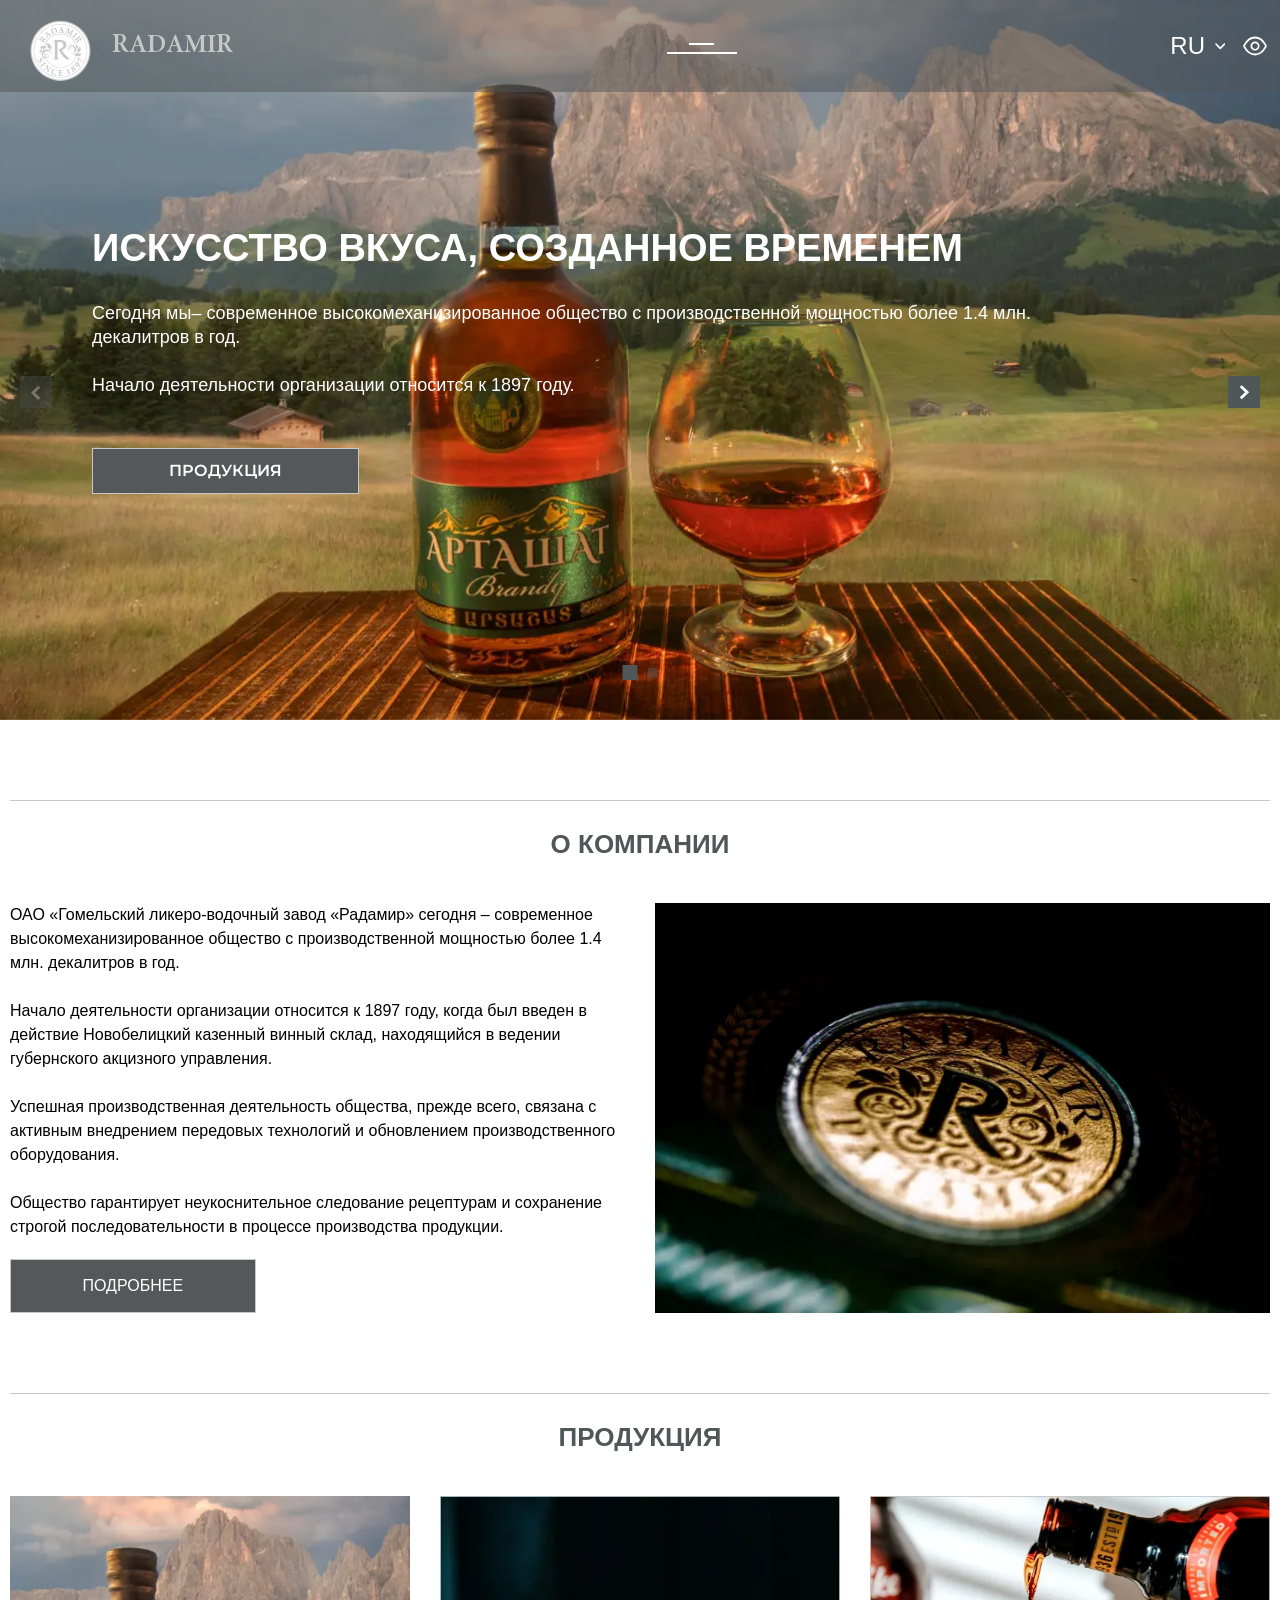
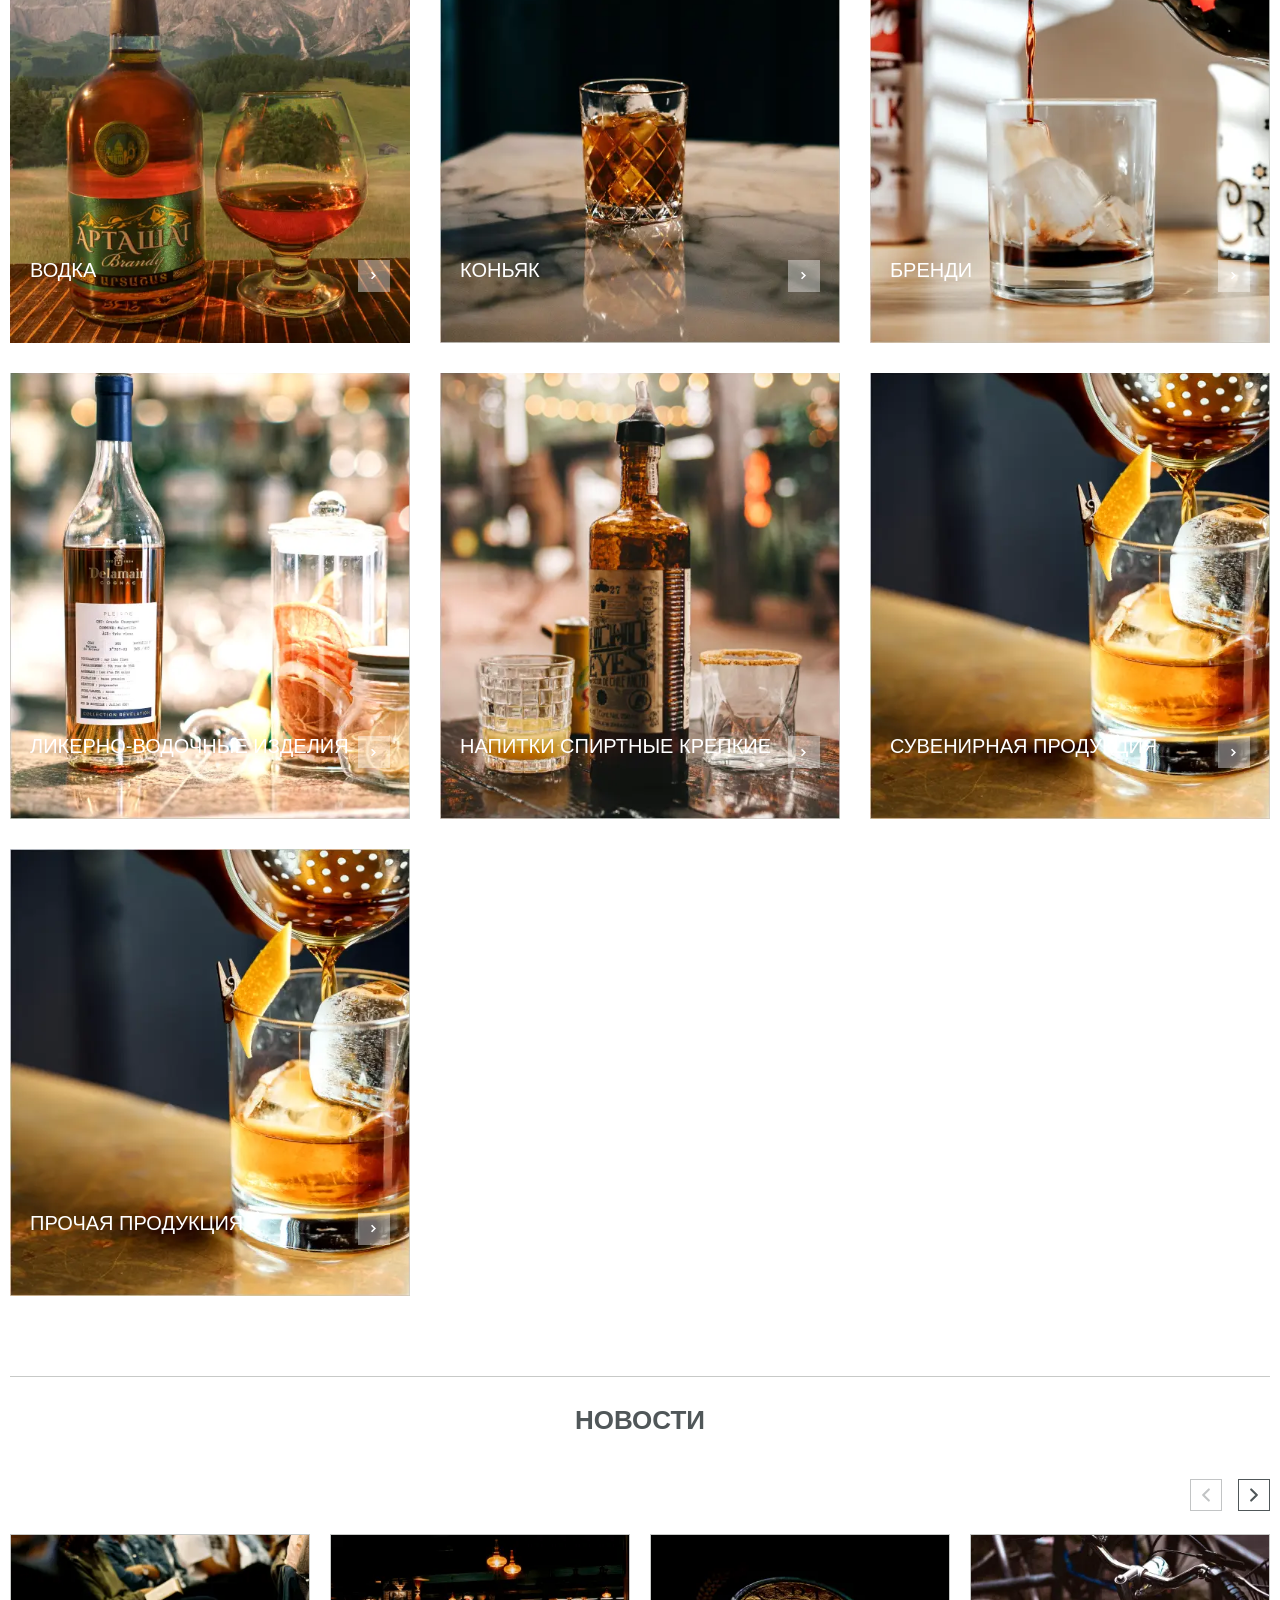
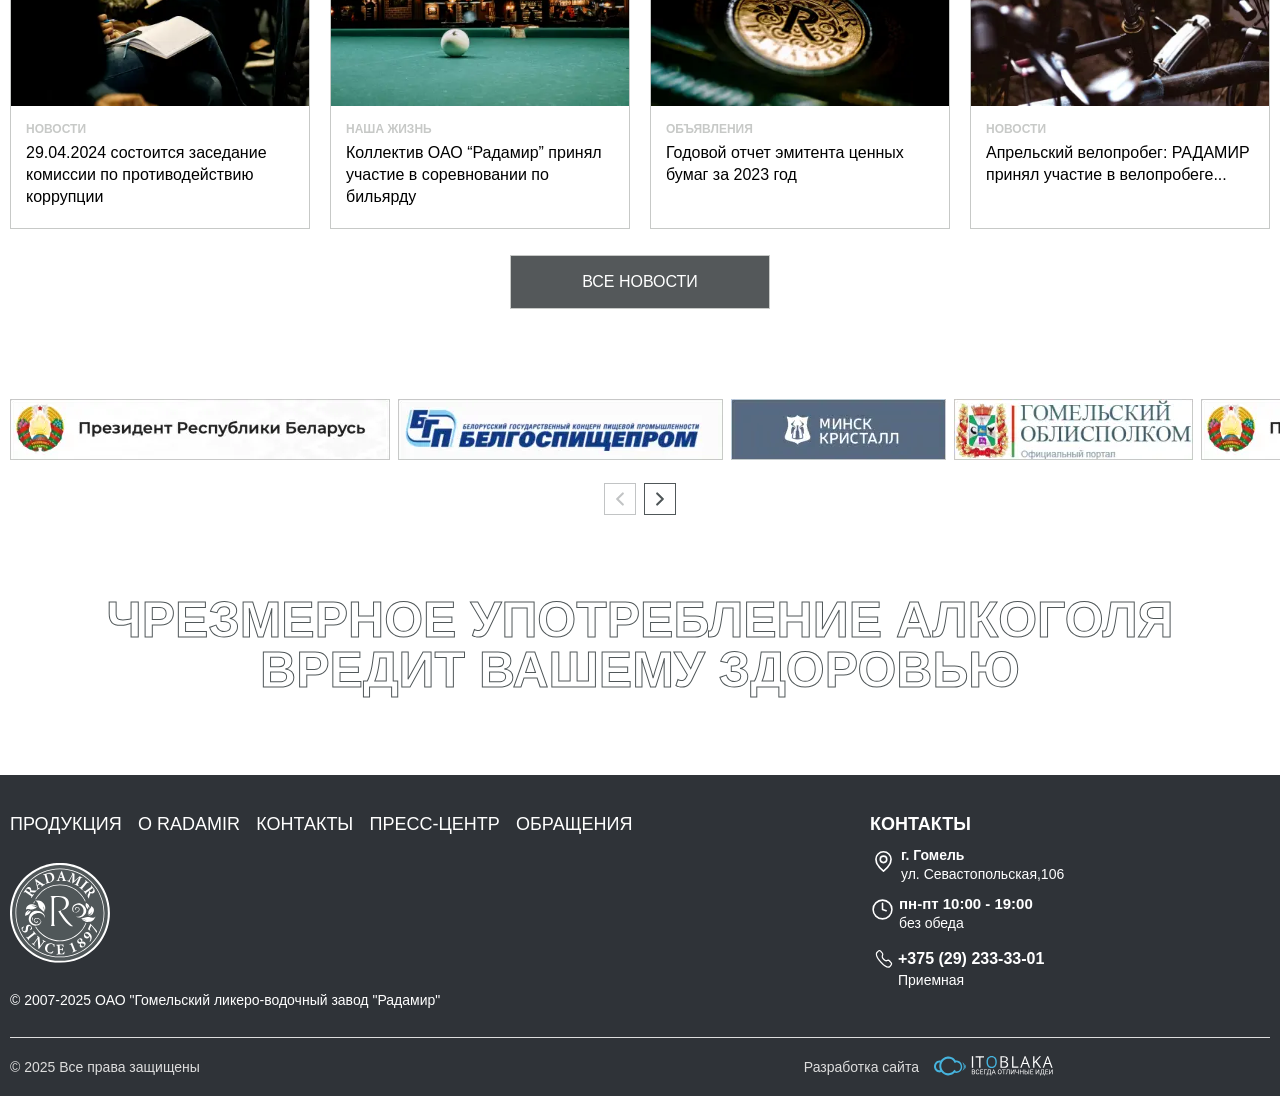
<file: general.html>
<!doctype html>
<html lang="ru">

<head>
	<meta charset="UTF-8">
	<meta name="viewport" content="width=device-width, initial-scale=1.0">
	<!-- favicon -->
	<link rel="apple-touch-icon" sizes="180x180" href="/apple-touch-icon.webp">
	<link rel="manifest" href="/site.webmanifest">
	<!-- <style>body{opacity: 0;}</style> -->
	<link rel="stylesheet" href="css/style.min.css?_v=20250123150027">
	<!-- SEO -->
	<meta name="description" content="">
	<meta name="keywords" content="">
	<meta property="og:type" content="website">
	<meta property="og:url" content="">
	<meta property="og:title" content="">
	<meta property="og:description" content="">
	<meta property="og:image" content="">
	<!-- robots -->
	<!-- <meta name="robots" content="index">
	<meta name="robots" content="index, nofollow">
	<meta name="robots" content="noindex">
	<meta name="robots" content="follow">
	<meta name="robots" content="nofollow">
	<meta name="robots" content="all">
	<meta name="googlebot" content="index">
	<meta name="yandex" content="noindex"> -->

	<title>Radamir</title>

</head>


<body>
	<div class="wrapper">
		<header class="header header_menu-left header_absolute" data-fixed>
			<div class="header__container">
				<div class="header__top">
					<div class="header__logo logo">
						<a class="logo__logo" href="#">
							<img src="img/svg/logo-white.svg" alt="logo">
						</a>
						<div class="logo__slogan">Radamir</div>
					</div>

					<div class="header__menu menu">
						<button type="button" class="menu__icon icon-menu">
							<span></span>
						</button>
					</div>

					<div class="header__control header-control">
						<div class="language">
							<div class="language__head">
								<div class="language__text">RU</div>
								<div class="language__icon">
									<svg>
										<use xlink:href="img/icons/icons.svg#arrowCircled"></use>
									</svg>
								</div>
							</div>
							<div class="language__body">
								<div class="language__list">
									<div class="language__item">
										<div class="language__flag flag_blr"></div>
										<button class="language__text">BY</button>
									</div>
									<div class="language__item">
										<div class="language__flag flag_eng"></div>
										<button class="language__text">ENG</button>
									</div>
								</div>
							</div>
						</div>

						<div class="eye">
							<button class="eye__icon">
								<svg>
									<use xlink:href="img/icons/icons.svg#eye"></use>
								</svg>
							</button>
						</div>
					</div>
				</div>
			</div>
		</header>

		<main class="page">
			<!-- General banner -->
			<section class="banner banner_width">
				<div class="banner__container">
					<div class="banner__general">
						<div class="swiper banner__slider">
							<div class="swiper-wrapper banner__wrapper">
								<!-- 1 -->
								<div class="swiper-slide banner__slide">
									<a href="#" class="banner__link"></a>
									<img src="img/generalBanner/banner1.webp" alt="banner image" class="banner__img">
									<div class="banner__content">
										<div class="banner__description">
											<div class="title_h1 banner__title">
												Искусство вкуса, созданное временем
											</div>
											<div class="text_banner banner__text">
												Cегодня мы– современное высокомеханизированное общество с производственной мощностью более 1.4 млн. <br>
												декалитров в
												год.
												<br>
												<br>
												Начало деятельности организации относится к 1897 году.
											</div>
										</div>

										<div class="banner__buttons">
											<a href='#' class="button ">
												ПРОДУКЦИЯ
											</a>
										</div>
									</div>
								</div>
								<!-- 2 -->
								<div class="swiper-slide banner__slide">
									<a href="#" class="banner__link"></a>
									<img src="img/generalBanner/generalBanner.webp" alt="banner image" class="banner__img">
									<div class="banner__content">
										<div class="banner__description">
											<div class="title_h1 banner__title">
												Искусство вкуса, созданное временем
											</div>
											<div class="text_banner banner__text">
												Cегодня мы– современное высокомеханизированное общество с производственной мощностью более 1.4 млн. декалитров в
												год.
												<br>
												Начало деятельности организации относится к 1897 году.
											</div>
										</div>

										<div class="banner__buttons">
											<a href='#' class="button ">
												ПРОДУКЦИЯ
											</a>
										</div>
									</div>
								</div>
							</div>

							<div class="swiper-pagination banner__pagination"></div>

							<button type="button" class="swiper-button-prev">
								<svg class="svg-arrow-down">
									<use xlink:href="img/icons/icons.svg#sliderArrow"></use>
								</svg>
							</button>
							<button type="button" class="swiper-button-next">
								<svg class="svg-arrow-down">
									<use xlink:href="img/icons/icons.svg#sliderArrow"></use>
								</svg>
							</button>
						</div>
					</div>
				</div>
			</section>

			<!-- General banner end -->
			<!-- About -->
			<section class="block about">
				<div class="block__container">
					<div class="block__wrapper">
						<div class="block__inner">
							<div class="block__head">
								<h2 class="block__title">О компании</h2>
							</div>
							<div class="block__body">
								<div class="about__description">
									<div class="about__text">

										<div class="block__text text_general">
											ОАО «Гомельский ликеро-водочный завод «Радамир» сегодня – современное высокомеханизированное общество с
											производственной мощностью более 1.4 млн. декалитров в год.
											<br>
											<br>
											Начало деятельности организации относится к 1897 году, когда был введен в действие Новобелицкий казенный винный склад,
											находящийся в ведении губернского акцизного управления.
											<br>
											<br>
											Успешная производственная деятельность общества, прежде всего, связана с активным внедрением передовых технологий и
											обновлением производственного оборудования.
											<br>
											<br>
											Общество гарантирует неукоснительное следование рецептурам и сохранение строгой последовательности в процессе
											производства продукции.

										</div>
									</div>
									<div class="block__buttons">
										<a href="#" class="block__button">Подробнее</a>
									</div>
								</div>
								<div class="about__img">
									<div class="about__overlay"></div>
									<img src="img/about/about.webp" alt="about company image">
								</div>
							</div>
						</div>
					</div>
				</div>
			</section>

			<!-- About end -->
			<!-- Directions -->
			<section class="block directions">
				<div class="block__container">
					<div class="block__wrapper">
						<div class="block__inner">
							<div class="block__head">
								<h2 class="block__title">Продукция</h2>
								<div class="block__reference reference">
									<a href="#" class="reference__link">
										<p class="reference__text">Смотреть все</p>
										<div class="reference__img">
											<svg class="reference__svg">
												<use xlink:href="img/icons/icons.svg#menuArrow"></use>
											</svg>
										</div>
									</a>
								</div>
							</div>
							<div class="block__body">
								<div class="block__content">
									<!-- Изменяющийся контент -->
									<div class="directions__list">
										<!-- 1 -->
										<div class="directions__cell">
											<div class="directions__item">
												<a href="#" class='hover__link'></a>

												<div class="hover__bg">
													<div class="hover__overlay"></div>
													<img src="img/directions/artashat.webp" alt="projects image">
												</div>

												<div class="hover__wrapper">
													<div class="hover__title">ВОДКА</div>
													<div class="hover__decorate decorate">
														<svg class="decorate__svg">
															<use xlink:href="img/icons/icons.svg#arrow"></use>
														</svg>
													</div>
												</div>
											</div>
										</div>
										<!-- 2 -->
										<div class="directions__cell">
											<div class="directions__item">
												<a href="#" class='hover__link'></a>

												<div class="hover__bg">
													<div class="hover__overlay"></div>
													<img src="img/directions/directions2.webp" alt="projects image">
												</div>

												<div class="hover__wrapper">
													<div class="hover__title">КОНЬЯК</div>
													<div class="hover__decorate decorate">
														<svg class="decorate__svg">
															<use xlink:href="img/icons/icons.svg#arrow"></use>
														</svg>
													</div>
												</div>
											</div>
										</div>
										<!-- 3 -->
										<div class="directions__cell">
											<div class="directions__item">
												<a href="#" class='hover__link'></a>

												<div class="hover__bg">
													<div class="hover__overlay"></div>
													<img src="img/directions/directions3.webp" alt="projects image">
												</div>

												<div class="hover__wrapper">
													<div class="hover__title">БРЕНДИ</div>
													<div class="hover__decorate decorate">
														<svg class="decorate__svg">
															<use xlink:href="img/icons/icons.svg#arrow"></use>
														</svg>
													</div>
												</div>
											</div>
										</div>
										<!-- 4 -->
										<div class="directions__cell">
											<div class="directions__item">
												<a href="#" class='hover__link'></a>

												<div class="hover__bg">
													<div class="hover__overlay"></div>
													<img src="img/directions/directions4.webp" alt="projects image">
												</div>

												<div class="hover__wrapper">
													<div class="hover__title">Ликерно-водочные изделия</div>
													<div class="hover__decorate decorate">
														<svg class="decorate__svg">
															<use xlink:href="img/icons/icons.svg#arrow"></use>
														</svg>
													</div>
												</div>
											</div>
										</div>
										<!-- 5 -->
										<div class="directions__cell">
											<div class="directions__item">
												<a href="#" class='hover__link'></a>

												<div class="hover__bg">
													<div class="hover__overlay"></div>
													<img src="img/directions/directions5.webp" alt="projects image">
												</div>

												<div class="hover__wrapper">
													<div class="hover__title">НАПИТКИ СПИРТНЫЕ КРЕПКИЕ</div>
													<div class="hover__decorate decorate">
														<svg class="decorate__svg">
															<use xlink:href="img/icons/icons.svg#arrow"></use>
														</svg>
													</div>
												</div>
											</div>
										</div>
										<!-- 6 -->
										<div class="directions__cell">
											<div class="directions__item">
												<a href="#" class='hover__link'></a>

												<div class="hover__bg">
													<div class="hover__overlay"></div>
													<img src="img/directions/directions6.webp" alt="projects image">
												</div>

												<div class="hover__wrapper">
													<div class="hover__title">СУВЕНИРНАЯ ПРОДУКЦИЯ</div>
													<div class="hover__decorate decorate">
														<svg class="decorate__svg">
															<use xlink:href="img/icons/icons.svg#arrow"></use>
														</svg>
													</div>
												</div>
											</div>
										</div>
										<!-- 7 -->
										<div class="directions__cell">
											<div class="directions__item">
												<a href="#" class='hover__link'></a>

												<div class="hover__bg">
													<div class="hover__overlay"></div>
													<img src="img/directions/directions7.webp" alt="projects image">
												</div>

												<div class="hover__wrapper">
													<div class="hover__title">ПРОЧАЯ ПРОДУКЦИЯ</div>
													<div class="hover__decorate decorate">
														<svg class="decorate__svg">
															<use xlink:href="img/icons/icons.svg#arrow"></use>
														</svg>
													</div>
												</div>
											</div>
										</div>
									</div>

								</div>
							</div>
						</div>

					</div>
				</div>
			</section>

			<!-- Directions end -->
			<!-- News -->
			<section class="block news">
				<div class="block__container">
					<div class="block__wrapper">
						<div class="block__inner">
							<div class="block__head">
								<h2 class="block__title">Новости</h2>
								<div class="block__reference reference">
									<a href="#" class="reference__link">
										<p class="reference__text">Смотреть все</p>
										<div class="reference__img">
											<svg class="reference__svg">
												<use xlink:href="img/icons/icons.svg#menuArrow"></use>
											</svg>
										</div>
									</a>
								</div>
							</div>
							<div class="block__body">
								<div class="block__content">
									<!-- Изменяющийся контент -->
									<div class="swiper swiper-block news-slider">
										<div class="swiper-wrapper">
											<!-- Content -->
											<!-- 1 -->
											<div class="swiper-slide news__cell">
												<div class="news__item">
													<a href="#" class="news__link"></a>
													<div class="news__img">
														<img src="img/news/news1.webp" alt="news image">
													</div>
													<div class="news__bottom">
														<div class="news__rubric">новости</div>
														<div class="news__title">
															29.04.2024 состоится заседание комиссии по противодействию коррупции
														</div>
													</div>
												</div>
											</div>
											<!-- 2 -->
											<div class="swiper-slide news__cell">
												<div class="news__item">
													<a href="#" class="news__link"></a>
													<div class="news__img">
														<img src="img/news/news2.webp" alt="news image">
													</div>
													<div class="news__bottom">
														<div class="news__rubric">Наша жизнь</div>
														<div class="news__title">Коллектив ОАО “Радамир” принял участие в соревновании по бильярду</div>
													</div>
												</div>
											</div>
											<!-- 3 -->
											<div class="swiper-slide news__cell">
												<div class="news__item">
													<a href="#" class="news__link"></a>
													<div class="news__img">
														<img src="img/news/news3.webp" alt="news image">
													</div>
													<div class="news__bottom">
														<div class="news__rubric">Объявления</div>
														<div class="news__title">Годовой отчет эмитента ценных бумаг за 2023 год</div>
													</div>
												</div>
											</div>
											<!-- 4 -->
											<div class="swiper-slide news__cell">
												<div class="news__item">
													<a href="#" class="news__link"></a>
													<div class="news__img">
														<img src="img/news/news4.webp" alt="news image">
													</div>
													<div class="news__bottom">
														<div class="news__rubric">новости</div>
														<div class="news__title">
															Апрельский велопробег: РАДАМИР принял участие в велопробеге...
														</div>
													</div>
												</div>
											</div>
											<!-- 5 -->
											<div class="swiper-slide news__cell">
												<div class="news__item">
													<a href="#" class="news__link"></a>
													<div class="news__img">
														<img src="img/news/news1.webp" alt="news image">
													</div>
													<div class="news__bottom">
														<div class="news__rubric">новости</div>
														<div class="news__title">29.04.2024 состоится заседание комиссии по противодействию коррупции</div>
													</div>
												</div>
											</div>
										</div>
										<div class="swiper-slide-prev swiper-block__prev news-button-prev">
											<svg class="swiper-block__svg">
												<use xlink:href="img/icons/icons.svg#menuArrow"></use>
											</svg>
										</div>
										<div class="swiper-slide-next swiper-block__next news-button-next">
											<svg class="swiper-block__svg">
												<use xlink:href="img/icons/icons.svg#menuArrow"></use>
											</svg>
										</div>
									</div>


								</div>
							</div>
						</div>
						<div class="block__buttons">
							<a href="#" class="block__button">Все новости</a>
						</div>
					</div>
				</div>
			</section>

			<!-- News end -->
			<!-- Partners -->
			<section class="block partners">
				<div class="block__container">
					<div class="block__wrapper">
						<div class="block__inner">

							<div class="block__body">

								<div class="block__content">
									<!-- Изменяющийся контент -->
									<div class="swiper swiper swiper-block partners-slider">
										<div class="swiper-wrapper">
											<!-- Content -->
											<!-- 1 -->
											<div class="swiper-slide partners__img">
												<img src="img/partners/partner1.webp" alt="partners logo">
											</div>
											<!-- 2 -->
											<div class="swiper-slide partners__img">
												<img src="img/partners/partner2.webp" alt="partners logo">
											</div>
											<!-- 3 -->
											<div class="swiper-slide partners__img">
												<img src="img/partners/partner3.webp" alt="partners logo">
											</div>
											<!-- 4 -->
											<!-- 5 -->
											<div class="swiper-slide partners__img">
												<img src="img/partners/partner5.webp" alt="partners logo">
											</div>
											<!-- 1 -->
											<div class="swiper-slide partners__img">
												<img src="img/partners/partner1.webp" alt="partners logo">
											</div>
											<!-- 2 -->
											<div class="swiper-slide partners__img">
												<img src="img/partners/partner2.webp" alt="partners logo">
											</div>
											<!-- 3 -->
											<div class="swiper-slide partners__img">
												<img src="img/partners/partner3.webp" alt="partners logo">
											</div>
											<!-- 4 -->
											<!-- 5 -->
											<div class="swiper-slide partners__img">
												<img src="img/partners/partner5.webp" alt="partners logo">
											</div>
										</div>
										<div class="swiper-block__prev partners-button-prev">
											<svg class="swiper-block__svg">
												<use xlink:href="img/icons/icons.svg#menuArrow"></use>
											</svg>
										</div>
										<div class="swiper-block__next partners-button-next">
											<svg class="swiper-block__svg">
												<use xlink:href="img/icons/icons.svg#menuArrow"></use>
											</svg>
										</div>
									</div>


								</div>
							</div>
						</div>

					</div>
				</div>
			</section>

			<!-- Partners end -->
			<!-- Partners -->
			<section class="block">
				<div class="block__container">
					<div class="block__wrapper">
						<div class="block__inner">

							<div class="block__body">
								<div class="block__content">
									<!-- Изменяющийся контент -->
									<div class="block__accent">
										чрезмерное употребление алкоголя вредит вашему здоровью
									</div>
								</div>
							</div>
						</div>
					</div>
				</div>
			</section>

			<!-- Partners end -->
		</main>
		<footer class="footer">
			<div class="footer__container">
				<div class="footer__content">
					<div class="footer__top footer-top">
						<div class="footer-top__left footer-left">
							<div class="footer-left__navigation">
								<ul class="navigation__list">
									<li class="navigation__item">
										<a href="#" class="navigation__link">ПРОДУКЦИЯ</a>
									</li>
									<li class="navigation__item">
										<a href="#" class="navigation__link">О RADAMIR</a>
									</li>
									<li class="navigation__item">
										<a href="#" class="navigation__link">КОНТАКТЫ</a>
									</li>
									<li class="navigation__item">
										<a href="#" class="navigation__link">ПРЕСС-ЦЕНТР</a>
									</li>
									<li class="navigation__item">
										<a href="#" class="navigation__link">ОБРАЩЕНИЯ</a>
									</li>
								</ul>
							</div>
							<div class="footer-left__logo">
								<div class="logo">
									<a class="logo__logo" href="#">
										<img src="img/svg/logo-footer.svg" alt="logo">
									</a>
								</div>
							</div>
							<div class="footer-left__description">
								© 2007-2025 ОАО "Гомельский ликеро-водочный завод "Радамир"
							</div>
						</div>
						<div class="footer-top__right footer-right">
							<div class="footer-right__title">КОНТАКТЫ</div>
							<div class="address">
								<div class="address__svg icon-wrap">
									<svg class="svg-location">
										<use xlink:href="img/icons/icons.svg#location"></use>
									</svg>
								</div>
								<div class="address__wrapper">
									<div class="address__city">г. Гомель</div>
									<div class="address__street">
										ул. Севастопольская,106
									</div>
								</div>
							</div>
							<div class=" mode">
								<div class="mode__svg icon-wrap">
									<svg class="svg-time">
										<use xlink:href="img/icons/icons.svg#time"></use>
									</svg>
								</div>
								<div class="mode__wrapper">
									<div class="mode__time">пн-пт 10:00 - 19:00</div>
									<div class="mode__regime">без обеда</div>
								</div>
							</div>
							<div class="contacts">
								<div class="contacts__block">
									<!-- phone -->
									<div class="contacts-phone">
										<div class="contacts-phone__wrapper">
											<div class="contacts-phone__svg">
												<svg class="svg-phone">
													<use xlink:href="img/icons/icons.svg#phone"></use>
												</svg>
											</div>
											<a href="tel:+375292333301" class="contacts-phone__link">+375 (29) 233-33-01</a>
										</div>
										<div class="contacts-phone__text">
											Приемная
										</div>
									</div>

								</div>
							</div>
						</div>
					</div>
					<div class="footer__bottom footer-bottom">
						<div class="footer-bottom__content">
							<div class="footer-bottom__copyright">© 2025 Все права защищены</div>

							<div class="footer-bottom__made made">
								<div class="made__text">Разработка сайта</div>
								<a href="#" class="made__logo">
									<img src="img/svg/logoOblaka.svg" alt="made by ITOblaka">
								</a>
							</div>
						</div>
					</div>
				</div>
			</div>
		</footer>


	</div>

	<div class="aside-menu">
		<div class="aside-menu__overlay"></div>
		<div class="aside-menu__content scroll-vertical">
			<div class="aside-menu__buttons">
				<div class="logo">
					<a class="logo__logo" href="#">
						<img src="img/svg/logo-white.svg" alt="logo">
						<div class="logo__slogan">Radamir</div>
					</a>
				</div>
				<button class="aside-menu__close" type="button">
					<svg class="svg-arrow-close">
						<use xlink:href="img/icons/icons.svg#close"></use>
					</svg>
				</button>
			</div>
			<nav class="aside-menu__body">
				<ul class="aside-menu__list">
					<!-- about -->
					<li class="aside-menu__item">
						<a href="#" class="aside-menu__link">ПРОДУКЦИЯ</a>
						<div class="aside-menu__svg">
							<svg class="svg-arrow-down">
								<use xlink:href="img/icons/icons.svg#menuArrow"></use>
							</svg>
						</div>

						<div class="aside-menu__drop">
							<div class="aside-menu__body scroll-vertical">
								<!-- button -->
								<button class="mobile-back" type="button">
									<svg class="svg-arrow-back">
										<use xlink:href="img/icons/icons.svg#arrow"></use>
									</svg>
									<span>Назад</span>
								</button>
								<!-- title -->
								<div class="aside-menu__title">
									<a href="#">Каталог</a>
								</div>
								<!-- list -->
								<ul class="aside-menu__list">
									<li class="aside-menu__item">
										<a href="#" class="aside-menu__link">Создание сайтов</a>
									</li>
									<li class="aside-menu__item">
										<a href="#" class="aside-menu__link">Разработка интернет-магазинов</a>
									</li>
									<li class="aside-menu__item">
										<a href="#" class="aside-menu__link">Создание корпоративных сайтов</a>
									</li>
									<li class="aside-menu__item">
										<a href="#" class="aside-menu__link">Создание Landing page</a>
									</li>
									<li class="aside-menu__item">
										<a href="#" class="aside-menu__link">
											Разработка сайтов визиток - максимальное количество
										</a>
									</li>
									<li class="aside-menu__item">
										<a href="#" class="aside-menu__link">Реклама и продвижение</a>
										<div class="aside-menu__svg">
											<svg class="svg-arrow-down">
												<use xlink:href="img/icons/icons.svg#menuArrow"></use>
											</svg>
										</div>
										<!-- drop -->
										<div class="aside-menu__drop">
											<div class="aside-menu__body scroll-vertical">
												<!-- button -->
												<button class="mobile-back" type="button">
													<svg class="svg-arrow-back">
														<use xlink:href="img/icons/icons.svg#arrow"></use>
													</svg>
													<span>Назад</span>
												</button>
												<!-- title -->
												<div class="aside-menu__title">
													<a href="#">Реклама и продвижение</a>
												</div>
												<!-- list -->
												<ul class="aside-menu__list">
													<li class="aside-menu__item">
														<a href="#" class="aside-menu__link">Создание сайтов</a>
													</li>
													<li class="aside-menu__item">
														<a href="#" class="aside-menu__link">Разработка интернет-магазинов</a>
													</li>
													<li class="aside-menu__item">
														<a href="#" class="aside-menu__link">Создание корпоративных сайтов</a>
													</li>
													<li class="aside-menu__item">
														<a href="#" class="aside-menu__link">Создание Landing page</a>
													</li>
													<li class="aside-menu__item">
														<a href="#" class="aside-menu__link">
															Разработка сайтов визиток - максимальное количество
														</a>
													</li>
												</ul>
											</div>
										</div>
									</li>
								</ul>
							</div>
						</div>
					</li>
					<!-- service -->
					<li class="aside-menu__item">
						<a href="#" class="aside-menu__link">О RADAMIR</a>
						<div class="aside-menu__svg">
							<svg class="svg-arrow-down">
								<use xlink:href="img/icons/icons.svg#menuArrow"></use>
							</svg>
						</div>
						<div class="aside-menu__drop">
							<div class="aside-menu__body scroll-vertical">
								<!-- button -->
								<button class="mobile-back" type="button">
									<svg class="svg-arrow-back">
										<use xlink:href="img/icons/icons.svg#arrow"></use>
									</svg>
									<span>Назад</span>
								</button>
								<!-- title -->
								<div class="aside-menu__title">
									<a href="#">Каталог</a>
								</div>
								<!-- list -->
								<ul class="aside-menu__list">
									<li class="aside-menu__item">
										<a href="#" class="aside-menu__link">Создание сайтов</a>
									</li>
									<li class="aside-menu__item">
										<a href="#" class="aside-menu__link">Разработка интернет-магазинов</a>
									</li>
									<li class="aside-menu__item">
										<a href="#" class="aside-menu__link">Создание корпоративных сайтов</a>
									</li>
									<li class="aside-menu__item">
										<a href="#" class="aside-menu__link">Создание Landing page</a>
									</li>
									<li class="aside-menu__item">
										<a href="#" class="aside-menu__link">
											Разработка сайтов визиток - максимальное количество
										</a>
									</li>
									<li class="aside-menu__item">
										<a href="#" class="aside-menu__link">Реклама и продвижение</a>
										<div class="aside-menu__svg">
											<svg class="svg-arrow-down">
												<use xlink:href="img/icons/icons.svg#menuArrow"></use>
											</svg>
										</div>
										<!-- drop -->
										<div class="aside-menu__drop">
											<div class="aside-menu__body scroll-vertical">
												<!-- button -->
												<button class="mobile-back" type="button">
													<svg class="svg-arrow-back">
														<use xlink:href="img/icons/icons.svg#arrow"></use>
													</svg>
													<span>Назад</span>
												</button>
												<!-- title -->
												<div class="aside-menu__title">
													<a href="#">Реклама и продвижение</a>
												</div>
												<!-- list -->
												<ul class="aside-menu__list">
													<li class="aside-menu__item">
														<a href="#" class="aside-menu__link">Создание сайтов</a>
													</li>
													<li class="aside-menu__item">
														<a href="#" class="aside-menu__link">Разработка интернет-магазинов</a>
													</li>
													<li class="aside-menu__item">
														<a href="#" class="aside-menu__link">Создание корпоративных сайтов</a>
													</li>
													<li class="aside-menu__item">
														<a href="#" class="aside-menu__link">Создание Landing page</a>
													</li>
													<li class="aside-menu__item">
														<a href="#" class="aside-menu__link">
															Разработка сайтов визиток - максимальное количество
														</a>
													</li>
												</ul>
											</div>
										</div>
									</li>
								</ul>
							</div>
						</div>
					</li>
					<!-- catalog -->
					<li class="aside-menu__item">
						<a href="#" class="aside-menu__link">КОНТАКТЫ</a>
						<div class="aside-menu__svg">
							<svg class="svg-arrow-down">
								<use xlink:href="img/icons/icons.svg#menuArrow"></use>
							</svg>
						</div>
						<div class="aside-menu__drop">
							<div class="aside-menu__body scroll-vertical">
								<!-- button -->
								<button class="mobile-back" type="button">
									<svg class="svg-arrow-back">
										<use xlink:href="img/icons/icons.svg#arrow"></use>
									</svg>
									<span>Назад</span>
								</button>
								<!-- title -->
								<div class="aside-menu__title">
									<a href="#">Каталог</a>
								</div>
								<!-- list -->
								<ul class="aside-menu__list">
									<li class="aside-menu__item">
										<a href="#" class="aside-menu__link">Создание сайтов</a>
									</li>
									<li class="aside-menu__item">
										<a href="#" class="aside-menu__link">Разработка интернет-магазинов</a>
									</li>
									<li class="aside-menu__item">
										<a href="#" class="aside-menu__link">Создание корпоративных сайтов</a>
									</li>
									<li class="aside-menu__item">
										<a href="#" class="aside-menu__link">Создание Landing page</a>
									</li>
									<li class="aside-menu__item">
										<a href="#" class="aside-menu__link">
											Разработка сайтов визиток - максимальное количество
										</a>
									</li>
									<li class="aside-menu__item">
										<a href="#" class="aside-menu__link">Реклама и продвижение</a>
										<div class="aside-menu__svg">
											<svg class="svg-arrow-down">
												<use xlink:href="img/icons/icons.svg#menuArrow"></use>
											</svg>
										</div>
										<!-- drop -->
										<div class="aside-menu__drop">
											<div class="aside-menu__body scroll-vertical">
												<!-- button -->
												<button class="mobile-back" type="button">
													<svg class="svg-arrow-back">
														<use xlink:href="img/icons/icons.svg#arrow"></use>
													</svg>
													<span>Назад</span>
												</button>
												<!-- title -->
												<div class="aside-menu__title">
													<a href="#">Реклама и продвижение</a>
												</div>
												<!-- list -->
												<ul class="aside-menu__list">
													<li class="aside-menu__item">
														<a href="#" class="aside-menu__link">Создание сайтов</a>
													</li>
													<li class="aside-menu__item">
														<a href="#" class="aside-menu__link">Разработка интернет-магазинов</a>
													</li>
													<li class="aside-menu__item">
														<a href="#" class="aside-menu__link">Создание корпоративных сайтов</a>
													</li>
													<li class="aside-menu__item">
														<a href="#" class="aside-menu__link">Создание Landing page</a>
													</li>
													<li class="aside-menu__item">
														<a href="#" class="aside-menu__link">
															Разработка сайтов визиток - максимальное количество
														</a>
													</li>
												</ul>
											</div>
										</div>
									</li>
								</ul>
							</div>
						</div>
					</li>
					<!-- 4 -->
					<li class="aside-menu__item">
						<a href="#" class="aside-menu__link">ПРЕСС-ЦЕНТР</a>
					</li>
					<!-- 5 -->
					<li class="aside-menu__item">
						<a href="#" class="aside-menu__link">обращения</a>
					</li>

				</ul>
			</nav>
			<div class="header-control">
				<div class="language">
					<div class="language__head">
						<div class="language__text">RU</div>
						<div class="language__icon">
							<svg>
								<use xlink:href="img/icons/icons.svg#arrowCircled"></use>
							</svg>
						</div>
					</div>
					<div class="language__body">
						<div class="language__list">
							<div class="language__item">
								<div class="language__flag flag_blr"></div>
								<button class="language__text">BY</button>
							</div>
							<div class="language__item">
								<div class="language__flag flag_eng"></div>
								<button class="language__text">ENG</button>
							</div>
						</div>
					</div>
				</div>

				<div class="eye">
					<button class="eye__icon">
						<svg>
							<use xlink:href="img/icons/icons.svg#eye"></use>
						</svg>
					</button>
				</div>
			</div>
		</div>
	</div>

	<div class="overlay"></div>

	<div class="dialogs">
		<!-- call popup -->
		<div id="call" aria-hidden="true" class="popup">
			<div class="popup__wrapper">

				<div class="popup__content">
					<!-- button -->
					<div class="popup__buttons">
						<button data-back type="button" class="popup__back">
							<svg class="svg-arrow-back">
								<use xlink:href="img/icons/icons.svg#arrow-back"></use>
							</svg>
						</button>
						<button data-close type="button" class="popup__close">
							<svg class="svg-arrow-close">
								<use xlink:href="img/icons/icons.svg#close"></use>
							</svg>
						</button>
					</div>
					<!-- title -->
					<div class="popup__text">
						<div class="popup__title">
							Заказать звонок
						</div>
					</div>
					<!-- body -->
					<div class="popup__body">
						<form class="form" data-form>
							<!-- Заголовок -->
							<div class="form__title" data-formTitle hidden>
								Заказать звонок
							</div>
							<!-- Подзаголовок -->
							<div class="form__text">
								Оставьте вашу заявку! Наши менеджеры свяжутся с вами в течение 20 минут!
							</div>
							<!-- Список полей -->
							<div class="form__list">
								<!-- Имя -->
								<div class="form__cell" data-formData>
									<label class="form__label" for='name-call'>Ваше имя*</label>
									<input class="form__input" id='name-call' type="text" required data-required data-validate placeholder="Ваше имя">
								</div>
								<!-- Телефон -->
								<div class="form__cell" data-formData>
									<label class="form__label" for='phone-call'>Телефон*</label>
									<input type="text" class="form__input" id='phone-call' data-required='phone' data-validate required placeholder="+375 (00) 000-00-00">
								</div>
							</div>

							<!-- Checkbox -->
							<div class="checkbox" data-formCheckbox>
								<label for="check-call" class="checkbox__label">
									<span class="checkbox__svg">
										<svg class="checked-svg">
											<use xlink:href="img/icons/icons.svg#checked"></use>
										</svg>
									</span>
									<input type="checkbox" id="check-call" class="checkbox__input" data-required data-validate>
								</label>
								<div class="checkbox__text">
									я согласен(а) на
									<a href="#" class="checkbox__link">обработку персональных данных.</a><br>
									Наш сайт защищен с помощью reCAPTCHA и соответствует
									<a class="checkbox__link" rel="nofollow" href="https://policies.google.com/privacy" target="_blank">Политике
										конфиденциальности</a>
									и <a class="checkbox__link" rel="nofollow" href="https://policies.google.com/terms" target="_blank">Условиям
										использования</a>
									Google.
								</div>
							</div>
							<!-- Button -->
							<div class="form__button" data-formBtn>
								<button disabled type="submit" class="button button_colored button_width">
									Отправить
								</button>
							</div>
						</form>
					</div>
				</div>
			</div>
		</div>

		<!-- service popup -->
		<div id="service" aria-hidden="true" class="popup">
			<div class="popup__wrapper">
				<div class="popup__content">
					<!-- button -->
					<div class="popup__buttons">
						<button data-back type="button" class="popup__back">
							<svg class="svg-arrow-back">
								<use xlink:href="img/icons/icons.svg#arrow-back"></use>
							</svg>
						</button>
						<button data-close type="button" class="popup__close">
							<svg class="svg-arrow-close">
								<use xlink:href="img/icons/icons.svg#close"></use>
							</svg>
						</button>
					</div>
					<!-- title -->

					<div class="popup__text">
						<div class="popup__title">Выбрать услугу</div>

					</div>
					<!-- body -->
					<div class="popup__body">
						<form class="form" data-form>
							<!-- Заголовок -->
							<div class="form__title" data-formTitle hidden>
								Выбрать услугу
							</div>
							<!-- Подзаголовок -->
							<div class="form__text">
								Отправьте заявку и через 10 минут мы свяжемся с вами
							</div>
							<!-- Список полей -->
							<div class="form__list">
								<!-- Имя -->
								<div class="form__cell" data-formData>
									<label class="form__label" for="name-service">Ваше имя*</label>
									<input class="form__input" type="text" name="name" id="name-service" data-required data-validate required placeholder="Ваше имя">
								</div>
								<!-- Телефон -->
								<div class="form__cell" data-formData>
									<label class="form__label" for="phone-service">Ваш телефон*</label>
									<input name="phone" id="phone-service" type="tel" class="form__input" data-required='phone' data-validate required placeholder="+375 (00) 000-00-00">
								</div>
								<!-- Select -->
								<div class="form__cell" data-formSelect>
									<label class="form__label" for="select-service">Выбрать услугу*</label>
									<div class="select">
										<div class="select__svg">
											<svg class="svg-arrow-down">
												<use xlink:href="img/icons/icons.svg#menuArrow"></use>
											</svg>
										</div>
										<select class="select__form" name="form-select" id="select-service" required>
											<option value="" hidden>Выберите нужную услугу</option>
											<option value="1">Услуга 1</option>
											<option value="2">Услуга 2</option>
											<option value="3">Услуга 3</option>
										</select>
									</div>
								</div>
							</div>

							<!-- Checkbox -->
							<div class="form__cell checkbox" data-formCheckbox>
								<label for="check-service" class="checkbox__label">
									<span class="checkbox__svg">
										<svg class="checked-svg">
											<use xlink:href="img/icons/icons.svg#checked"></use>
										</svg>
									</span>
									<input type="checkbox" id="check-service" class="checkbox__input" data-required data-validate>
								</label>
								<div class="checkbox__text">
									я согласен(а) на
									<a href="#" class="checkbox__link">обработку персональных данных.</a><br>
									Наш сайт защищен с помощью reCAPTCHA и соответствует
									<a class="checkbox__link" rel="nofollow" href="https://policies.google.com/privacy" target="_blank">Политике
										конфиденциальности</a>

									и <a class="checkbox__link" rel="nofollow" href="https://policies.google.com/terms" target="_blank">Условиям
										использования</a>
									Google.
								</div>
							</div>
							<!-- Button -->
							<div class="form__button" data-formBtn>
								<button disabled="" type="submit" class="button button_colored button_width">
									Выбрать
								</button>
							</div>
						</form>
					</div>
				</div>
			</div>
		</div>

		<div id="product" aria-hidden="true" class="popup">
			<div class="popup__wrapper">
				<div class="popup__content">
					<!-- button -->
					<div class="popup__buttons">
						<button data-back type="button" class="popup__back">
							<svg class="svg-arrow-back">
								<use xlink:href="img/icons/icons.svg#arrow-back"></use>
							</svg>
						</button>
						<button data-close type="button" class="popup__close">
							<svg class="svg-arrow-close">
								<use xlink:href="img/icons/icons.svg#close"></use>
							</svg>
						</button>
					</div>
					<!-- title -->

					<div class="popup__text">
						<div class="popup__title">Купить в 1 клик</div>
					</div>
					<!-- body -->
					<div class="popup__body">
						<form class="form" data-form>
							<!-- Заголовок -->
							<div class="form__title" data-formTitle hidden>
								Выбрать услугу
							</div>
							<!-- Подзаголовок -->
							<div class="form__text">
								Заполните форму и мы свяжемся с вами в течение 20 минут.
							</div>
							<!-- Список полей -->
							<div class="form__list">
								<!-- Имя -->
								<div class="form__cell" data-formData>
									<label class="form__label" for="name-product">Ваше имя*</label>
									<input class="form__input" type="text" name="name" id="name-product" data-required data-validate required placeholder="Ваше имя">
								</div>
								<!-- Телефон -->
								<div class="form__cell" data-formData>
									<label class="form__label" for="phone-product">Ваш телефон*</label>
									<input name="phone" id="phone-product" type="tel" class="form__input" data-required='phone' data-validate required placeholder="+375 (00) 000-00-00">
								</div>
								<!-- Select -->
								<div class="form__cell" data-formSelect>
									<label class="form__label" for="select-product">Товар*</label>
									<div class="select">
										<div class="select__svg">
											<svg class="svg-arrow-down">
												<use xlink:href="img/icons/icons.svg#menuArrow"></use>
											</svg>
										</div>
										<select class="select__form" name="form-select" id="select-product" required>
											<option value="" hidden>Выберите нужный товар</option>
											<option value="1">Товар 1</option>
											<option value="2">Товар 2</option>
											<option value="3">Товар 3</option>
										</select>
									</div>
								</div>
							</div>

							<!-- Checkbox -->
							<div class="form__cell checkbox" data-formCheckbox>
								<label for="check-product" class="checkbox__label">
									<span class="checkbox__svg">
										<svg class="checked-svg">
											<use xlink:href="img/icons/icons.svg#checked"></use>
										</svg>
									</span>
									<input type="checkbox" id="check-product" class="checkbox__input" data-required data-validate>
								</label>
								<div class="checkbox__text">
									я согласен(а) на
									<a href="#" class="checkbox__link">обработку персональных данных.</a><br>
									Наш сайт защищен с помощью reCAPTCHA и соответствует
									<a class="checkbox__link" rel="nofollow" href="https://policies.google.com/privacy" target="_blank">Политике
										конфиденциальности</a>

									и <a class="checkbox__link" rel="nofollow" href="https://policies.google.com/terms" target="_blank">Условиям
										использования</a>
									Google.
								</div>
							</div>
							<!-- Button -->
							<div class="form__button" data-formBtn>
								<button disabled="" type="submit" class="button button_colored button_width">
									Выбрать
								</button>
							</div>
						</form>
					</div>
				</div>
			</div>
		</div>

		<!-- message popup -->
		<div id="message" aria-hidden="true" class="popup">
			<div class="popup__wrapper">
				<div class="popup__content">
					<!-- button -->
					<div class="popup__buttons">
						<button data-back type="button" class="popup__back">
							<svg class="svg-arrow-back">
								<use xlink:href="img/icons/icons.svg#arrow-back"></use>
							</svg>
						</button>
						<button data-close type="button" class="popup__close">
							<svg class="svg-arrow-close">
								<use xlink:href="img/icons/icons.svg#close"></use>
							</svg>
						</button>
					</div>
					<!-- title -->
					<div class="popup__text">
						<div class="popup__title">Задать вопрос</div>
					</div>

					<!-- body -->
					<div class="popup__body">
						<form class="form" data-form>
							<!-- Заголовок -->
							<div class="form__title" data-formTitle hidden>
								Задать вопрос
							</div>
							<!-- Подзаголовок -->
							<div class="form__text">
								Отправьте нам свой вопрос и мы ответим Вам, в кратчайшие сроки.
							</div>
							<!-- Список полей -->
							<div class="form__list">
								<!-- Имя -->
								<div class="form__cell" data-formData>
									<label class="form__label" for="name-message">Ваше имя*</label>
									<input class="form__input" type="text" name="name" id="name-message" data-required data-validate required placeholder="Ваше имя">
								</div>
								<!-- Телефон -->
								<div class="form__cell" data-formData>
									<label class="form__label" for="phone-message">Ваш телефон*</label>
									<input name="phone" id="phone-message" type="tel" class="form__input" data-required='phone' data-validate required="" placeholder="+375 (00) 000-00-00">
								</div>
								<!-- Email -->
								<div class="form__cell" data-formData>
									<label for="emeil-message">Ваш e-mail*</label>
									<input name="email" id="emeil-message" type="email" class="form__input" data-required='email' data-validate required placeholder="example@mail.org">
								</div>
								<!-- textarea -->
								<div class="form__cell" data-textArea>
									<label for='textarea-message'>Текст сообщения</label>
									<textarea rows="5" spellcheck="true" id="textarea-message" required></textarea>
								</div>
							</div>

							<!-- Checkbox -->
							<div class="form__cell checkbox" data-formCheckbox>
								<label for="check-message" class="checkbox__label">
									<span class="checkbox__svg">
										<svg class="checked-svg">
											<use xlink:href="img/icons/icons.svg#checked"></use>
										</svg>
									</span>
									<input type="checkbox" id="check-message" class="checkbox__input" data-required data-validate>
								</label>
								<div class="checkbox__text">
									я согласен(а) на
									<a href="#" class="checkbox__link">обработку персональных данных.</a><br>
									Наш сайт защищен с помощью reCAPTCHA и соответствует
									<a class="checkbox__link" rel="nofollow" href="https://policies.google.com/privacy" target="_blank">Политике
										конфиденциальности</a>

									и <a class="checkbox__link" rel="nofollow" href="https://policies.google.com/terms" target="_blank">Условиям
										использования</a>
									Google.
								</div>
							</div>
							<!-- Button -->
							<div class="form__button" data-formBtn>
								<button disabled type="submit" class="button button_colored button_width">
									Отправить
								</button>
							</div>
						</form>
					</div>
				</div>
			</div>
		</div>

		<!-- resume popup -->
		<div id="resume" aria-hidden="true" class="popup">
			<div class="popup__wrapper">
				<div class="popup__content">
					<!-- button -->
					<div class="popup__buttons">
						<button data-back type="button" class="popup__back">
							<svg class="svg-arrow-back">
								<use xlink:href="img/icons/icons.svg#arrow-back"></use>
							</svg>
						</button>
						<button data-close type="button" class="popup__close">
							<svg class="svg-arrow-close">
								<use xlink:href="img/icons/icons.svg#close"></use>
							</svg>
						</button>
					</div>
					<!-- title -->
					<div class="popup__text">
						<div class="popup__title">Отправить резюме</div>
					</div>
					<!-- body -->
					<div class="popup__body">
						<form class="form" data-form>
							<!-- Заголовок -->
							<div class="form__title" data-formTitle hidden>
								Отправить резюме
							</div>

							<!-- Список полей -->
							<div class="form__list">
								<!-- Имя -->
								<div class="form__cell" data-formData>
									<label class="form__label" for="name-resume">Ваше имя и фамилия*</label>
									<input class="form__input" type="text" name="name" id="name-resume" data-required data-validate required placeholder="Ваше имя">
								</div>
								<!-- Должность  -->
								<div class="form__cell" data-formData>
									<label class="form__label" for="position-resume">Желаемая должность*</label>
									<input class="form__input" type="text" name="name" id="position-resume" data-required data-validate required placeholder="Frontend Developer">
								</div>
								<!-- Резюме -->
								<div class="form__cell" data-formFile>
									<label for='file-resume'>Ваше резюме</label>
									<input type="file" name="file" id="file-resume" class="upload" data-required data-validate required>
									<div class="upload__wrapper">
										<button type="button" class="upload__button">
											<svg class='upload__svg'>
												<use xlink:href="img/icons/icons.svg#clip"></use>
											</svg>
											Прикрепить файл
											<span class="upload__name"></span>
										</button>
									</div>
								</div>
								<!-- Email -->
								<div class="form__cell" data-formData>
									<label for="emeil-resume">Ваш e-mail*</label>
									<input name="email" id="emeil-resume" type="email" class="form__input" data-required='email' data-validate required placeholder="example@mail.org">
								</div>
								<!-- Телефон -->
								<div class="form__cell" data-formData>
									<label class="form__label" for="phone-resume">Ваш телефон*</label>
									<input name="phone" id="phone-resume" type="tel" class="form__input" data-required='phone' data-validate required placeholder="+375 (00) 000-00-00">
								</div>

								<!-- textarea -->
								<div class="form__cell" data-textArea>
									<label for='textarea-resume'>Сопроводительное письмо</label>
									<textarea rows="5" spellcheck="true" id="textarea-resume" required></textarea>
								</div>
							</div>

							<!-- Checkbox -->
							<div class="form__cell checkbox" data-formCheckbox>
								<label for="check-resume" class="checkbox__label">
									<span class="checkbox__svg">
										<svg class="checked-svg">
											<use xlink:href="img/icons/icons.svg#checked"></use>
										</svg>
									</span>
									<input type="checkbox" id="check-resume" class="checkbox__input" data-required data-validate>
								</label>
								<div class="checkbox__text">
									я согласен(а) на
									<a href="#" class="checkbox__link">обработку персональных данных.</a><br>
									Наш сайт защищен с помощью reCAPTCHA и соответствует
									<a class="checkbox__link" rel="nofollow" href="https://policies.google.com/privacy" target="_blank">Политике
										конфиденциальности</a>

									и <a class="checkbox__link" rel="nofollow" href="https://policies.google.com/terms" target="_blank">Условиям
										использования</a>
									Google.
								</div>
							</div>
							<!-- Button -->
							<div class="form__button" data-formBtn>
								<button disabled type="submit" class="button button_colored button_width">
									Отправить
								</button>
							</div>
						</form>
					</div>
				</div>
			</div>
		</div>

		<!-- current resume popup -->
		<div id="current-resume" aria-hidden="true" class="popup">
			<div class="popup__wrapper">
				<div class="popup__content">
					<!-- button -->
					<div class="popup__buttons">
						<button data-back type="button" class="popup__back">
							<svg class="svg-arrow-back">
								<use xlink:href="img/icons/icons.svg#arrow-back"></use>
							</svg>
						</button>
						<button data-close type="button" class="popup__close">
							<svg class="svg-arrow-close">
								<use xlink:href="img/icons/icons.svg#close"></use>
							</svg>
						</button>
					</div>
					<!-- title -->
					<div class="popup__text">
						<div class="popup__title">Отправить резюме</div>
					</div>
					<!-- body -->
					<div class="popup__body">
						<form class="form" data-form>
							<!-- Заголовок -->
							<div class="form__title" data-formTitle hidden>
								Отправить резюме
							</div>

							<!-- Список полей -->
							<div class="form__list">
								<!-- Имя -->
								<div class="form__cell" data-formData>
									<label class="form__label" for="name-current-resume">Ваше имя и фамилия*</label>
									<input class="form__input" type="text" name="name" id="name-current-resume" data-required data-validate required placeholder="Ваше имя">
								</div>
								<!-- Должность  -->
								<div class="form__cell" data-formData>
									<label class="form__label" for="position-current-resume">Должность</label>
									<input class="form__input" type="text" name="position" id="position-current-resume" required placeholder="Frontend Developer">
								</div>
								<!-- Резюме -->
								<div class="form__cell" data-formFile>
									<label for='file-current-resume'>Ваше резюме</label>
									<input type="file" name="file" id="file-current-resume" class="upload" required>
									<div class="upload__wrapper">
										<button type="button" class="upload__button">
											<svg class='upload__svg'>
												<use xlink:href="img/icons/icons.svg#clip"></use>
											</svg>
											Прикрепить файл
											<span class="upload__name"></span>
										</button>
									</div>
								</div>
								<!-- Email -->
								<div class="form__cell" data-formData>
									<label for="emeil-current-resume">Ваш e-mail*</label>
									<input name="email" id="emeil-current-resume" type="email" class="form__input" data-required='email' data-validate required placeholder="example@mail.org">
								</div>
								<!-- Телефон -->
								<div class="form__cell" data-formData>
									<label class="form__label" for="phone-current-resume">Ваш телефон*</label>
									<input name="phone" id="phone-current-resume" type="tel" class="form__input" data-required='phone' data-validate required placeholder="+375 (00) 000-00-00">
								</div>

								<!-- textarea -->
								<div class="form__cell" data-textArea>
									<label for='textarea-current-resume'>Сопроводительное письмо</label>
									<textarea rows="5" spellcheck="true" id="textarea-current-resume" required></textarea>
								</div>
							</div>

							<!-- Checkbox -->
							<div class="form__cell checkbox" data-formCheckbox>
								<label for="check-current-resume" class="checkbox__label">
									<span class="checkbox__svg">
										<svg class="checked-svg">
											<use xlink:href="img/icons/icons.svg#checked"></use>
										</svg>
									</span>
									<input type="checkbox" id="check-current-resume" class="checkbox__input" data-required data-validate>
								</label>
								<div class="checkbox__text">
									я согласен(а) на
									<a href="#" class="checkbox__link">обработку персональных данных.</a><br>
									Наш сайт защищен с помощью reCAPTCHA и соответствует
									<a class="checkbox__link" rel="nofollow" href="https://policies.google.com/privacy" target="_blank">Политике
										конфиденциальности</a>

									и <a class="checkbox__link" rel="nofollow" href="https://policies.google.com/terms" target="_blank">Условиям
										использования</a>
									Google.
								</div>
							</div>
							<!-- Button -->
							<div class="form__button" data-formBtn>
								<button disabled type="submit" class="button button_colored button_width">
									Отправить
								</button>
							</div>
						</form>
					</div>
				</div>
			</div>
		</div>

		<!-- Thank -->
		<div id="thank" aria-hidden="true" class="popup">
			<div class="popup__wrapper">
				<div class="popup__content">
					<!-- button -->
					<div class="popup__buttons">
						<button data-back type="button" class="popup__back">
							<svg class="svg-arrow-back">
								<use xlink:href="img/icons/icons.svg#arrow-back"></use>
							</svg>
						</button>
						<button data-close type="button" class="popup__close">
							<svg class="svg-arrow-close">
								<use xlink:href="img/icons/icons.svg#close"></use>
							</svg>
						</button>
					</div>
					<!-- title -->
					<div class="popup__text">
						<div class="popup__title">
							Спасибо!!!
						</div>
						<div class="popup__subtitle">
							Мы получили вашу заявки! Наши менеджеры свяжутся с вами в течение 20 минут!
						</div>
					</div>
				</div>
			</div>
		</div>

	</div>

	<script src="js/app.min.js?_v=20250123150027"></script>

</body>

</html>
</file>
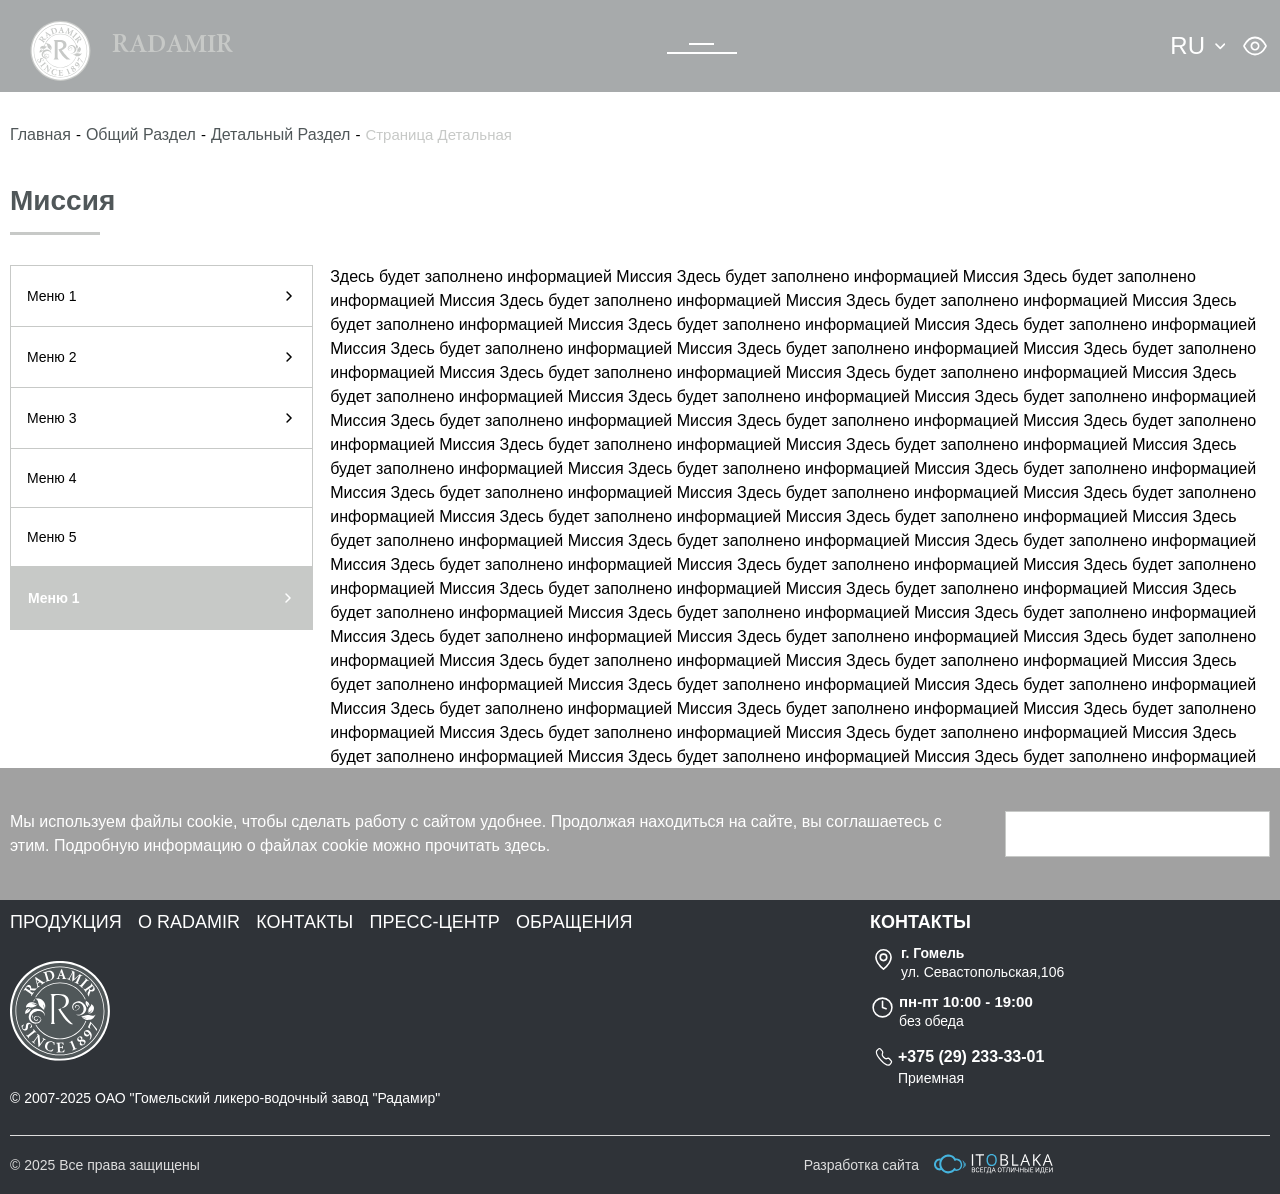
<file: mission.html>
<!doctype html>
<html lang="ru">

<head>
	<meta charset="UTF-8">
	<meta name="viewport" content="width=device-width, initial-scale=1.0">
	<!-- favicon -->
	<link rel="apple-touch-icon" sizes="180x180" href="/apple-touch-icon.webp">
	<link rel="manifest" href="/site.webmanifest">
	<!-- <style>body{opacity: 0;}</style> -->
	<link rel="stylesheet" href="css/style.min.css?_v=20250123150027">
	<!-- SEO -->
	<meta name="description" content="">
	<meta name="keywords" content="">
	<meta property="og:type" content="website">
	<meta property="og:url" content="">
	<meta property="og:title" content="">
	<meta property="og:description" content="">
	<meta property="og:image" content="">
	<!-- robots -->
	<!-- <meta name="robots" content="index">
	<meta name="robots" content="index, nofollow">
	<meta name="robots" content="noindex">
	<meta name="robots" content="follow">
	<meta name="robots" content="nofollow">
	<meta name="robots" content="all">
	<meta name="googlebot" content="index">
	<meta name="yandex" content="noindex"> -->

	<title>ITOblaka</title>

</head>


<body>
	<div class="wrapper chapter-page">
		<header class="header header_menu-left" data-fixed>
			<div class="header__container">
				<div class="header__top">
					<div class="header__logo logo">
						<a class="logo__logo" href="#">
							<img src="img/svg/logo-white.svg" alt="logo">
						</a>
						<div class="logo__slogan">Radamir</div>
					</div>

					<div class="header__menu menu">
						<button type="button" class="menu__icon icon-menu">
							<span></span>
						</button>
					</div>

					<div class="header__control header-control">
						<div class="language">
							<div class="language__head">
								<div class="language__text">RU</div>
								<div class="language__icon">
									<svg>
										<use xlink:href="img/icons/icons.svg#arrowCircled"></use>
									</svg>
								</div>
							</div>
							<div class="language__body">
								<div class="language__list">
									<div class="language__item">
										<div class="language__flag flag_blr"></div>
										<button class="language__text">BY</button>
									</div>
									<div class="language__item">
										<div class="language__flag flag_eng"></div>
										<button class="language__text">ENG</button>
									</div>
								</div>
							</div>
						</div>

						<div class="eye">
							<button class="eye__icon">
								<svg>
									<use xlink:href="img/icons/icons.svg#eye"></use>
								</svg>
							</button>
						</div>
					</div>
				</div>
			</div>
		</header>


		<div class="chapter-page__wrapper">
			<div class="chapter-page__container">
				<div class="bread">
					<ul class='bread__list'>
						<li class='bread__item'><a class='bread__link' href="#">Главная</a></li>
						<li class="bread__divider">-</li>
						<li class='bread__item'><a class='bread__link' href="#">Общий Раздел</a></li>
						<li class="bread__divider">-</li>
						<li class='bread__item'><a class='bread__link' href="#">Детальный Раздел</a></li>
						<li class="bread__divider">-</li>
						<li class='bread__item'>Страница Детальная</li>
					</ul>
				</div>

				<div class="block__head">
					<h2 class="block__title">Миссия</h2>
				</div>

			</div>

		</div>

		<main class="chapter-page__main main">
			<div class="main__container">
				<div class="main__inner">
					<!-- menu -->
					<div class="main__menu">
						<!-- Include menu -->
						<div class="page-menu">

							<nav class="page-menu__body">
								<ul class="page-menu__list">
									<!-- 1 -->
									<li class="page-menu__item">
										<div class="page-menu__control">
											<a href="#" class="page-menu__link">Меню 1</a>
											<div class="page-menu__svg">
												<svg class="svg-arrow-down">
													<use xlink:href="img/icons/icons.svg#menuArrow"></use>
												</svg>
											</div>
										</div>

										<div class="page-menu__drop">
											<!-- list -->
											<ul class="page-menu__list">
												<li class="page-menu__item">
													<div class="page-menu__control">
														<a href="#" class="page-menu__link">Меню 1.1</a>
														<div class="page-menu__svg">
															<svg class="svg-arrow-down">
																<use xlink:href="img/icons/icons.svg#menuArrow"></use>
															</svg>
														</div>
													</div>

													<div class="page-menu__drop">
														<!-- list -->
														<ul class="page-menu__list">
															<li class="page-menu__item">
																<div class="page-menu__control">
																	<a href="#" class="page-menu__link">Меню 1.1.1</a>
																</div>
															</li>

															<li class="page-menu__item">
																<div class="page-menu__control">
																	<a href="#" class="page-menu__link">Меню 1.1.2</a>
																	<div class="page-menu__svg">
																		<svg class="svg-arrow-down">
																			<use xlink:href="img/icons/icons.svg#menuArrow"></use>
																		</svg>
																	</div>
																</div>
																<!-- drop -->
																<div class="page-menu__drop">

																	<!-- list -->
																	<ul class="page-menu__list">
																		<li class="page-menu__item">
																			<div class="page-menu__control">
																				<a href="#" class="page-menu__link">Меню 1.1.2.1</a>
																			</div>
																		</li>

																	</ul>

																</div>
															</li>
															<li class="page-menu__item">
																<div class="page-menu__control">
																	<a href="#" class="page-menu__link">Меню 1.1.3</a>
																</div>
															</li>
														</ul>
													</div>
												</li>
												<li class="page-menu__item">
													<div class="page-menu__control">
														<a href="#" class="page-menu__link">Меню 1.2</a>
													</div>
												</li>
											</ul>
										</div>
									</li>
									<!-- 2 -->
									<li class="page-menu__item">
										<div class="page-menu__control">
											<a href="#" class="page-menu__link">Меню 2</a>
											<div class="page-menu__svg">
												<svg class="svg-arrow-down">
													<use xlink:href="img/icons/icons.svg#menuArrow"></use>
												</svg>
											</div>
										</div>

										<div class="page-menu__drop">
											<!-- list -->
											<ul class="page-menu__list">
												<li class="page-menu__item">
													<div class="page-menu__control">
														<a href="#" class="page-menu__link">Меню 2.1</a>
														<div class="page-menu__svg">
															<svg class="svg-arrow-down">
																<use xlink:href="img/icons/icons.svg#menuArrow"></use>
															</svg>
														</div>
													</div>

													<div class="page-menu__drop">
														<!-- list -->
														<ul class="page-menu__list">
															<li class="page-menu__item">
																<div class="page-menu__control">
																	<a href="#" class="page-menu__link">Меню 2.1.1</a>
																</div>
															</li>

															<li class="page-menu__item">
																<div class="page-menu__control">
																	<a href="#" class="page-menu__link">Меню 2.1.2</a>
																	<div class="page-menu__svg">
																		<svg class="svg-arrow-down">
																			<use xlink:href="img/icons/icons.svg#menuArrow"></use>
																		</svg>
																	</div>
																</div>
																<!-- drop -->
																<div class="page-menu__drop">

																	<!-- list -->
																	<ul class="page-menu__list">
																		<li class="page-menu__item">
																			<div class="page-menu__control">
																				<a href="#" class="page-menu__link">Меню 2.1.2.1</a>
																			</div>
																		</li>

																	</ul>

																</div>
															</li>
														</ul>
													</div>
												</li>
											</ul>
										</div>
									</li>
									<!-- 3 -->
									<li class="page-menu__item">
										<div class="page-menu__control">
											<a href="#" class="page-menu__link">Меню 3</a>
											<div class="page-menu__svg">
												<svg class="svg-arrow-down">
													<use xlink:href="img/icons/icons.svg#menuArrow"></use>
												</svg>
											</div>
										</div>

										<div class="page-menu__drop">
											<!-- list -->
											<ul class="page-menu__list">
												<li class="page-menu__item">
													<div class="page-menu__control">
														<a href="#" class="page-menu__link">Меню 3.1</a>
														<div class="page-menu__svg">
															<svg class="svg-arrow-down">
																<use xlink:href="img/icons/icons.svg#menuArrow"></use>
															</svg>
														</div>
													</div>

													<div class="page-menu__drop">
														<!-- list -->
														<ul class="page-menu__list">
															<li class="page-menu__item">
																<div class="page-menu__control">
																	<a href="#" class="page-menu__link">Меню 3.1.1</a>
																</div>
															</li>

															<li class="page-menu__item">
																<div class="page-menu__control">
																	<a href="#" class="page-menu__link">Меню 3.1.2</a>
																	<div class="page-menu__svg">
																		<svg class="svg-arrow-down">
																			<use xlink:href="img/icons/icons.svg#menuArrow"></use>
																		</svg>
																	</div>
																</div>
																<!-- drop -->
																<div class="page-menu__drop">

																	<!-- list -->
																	<ul class="page-menu__list">
																		<li class="page-menu__item">
																			<div class="page-menu__control">
																				<a href="#" class="page-menu__link">Меню 3.1.2.1</a>
																			</div>
																		</li>

																	</ul>

																</div>
															</li>
														</ul>
													</div>
												</li>
											</ul>
										</div>
									</li>
									<!-- 4 -->
									<li class="page-menu__item">
										<div class="page-menu__control">
											<a href="#" class="page-menu__link">Меню 4</a>
										</div>
									</li>
									<!-- 5 -->
									<li class="page-menu__item">
										<div class="page-menu__control">
											<a href="#" class="page-menu__link">Меню 5</a>
										</div>
									</li>
									<!-- 6 -->
									<li class="page-menu__item active">
										<div class="page-menu__control">
											<a href="#" class="page-menu__link">Меню 1</a>
											<div class="page-menu__svg">
												<svg class="svg-arrow-down">
													<use xlink:href="img/icons/icons.svg#menuArrow"></use>
												</svg>
											</div>
										</div>

										<div class="page-menu__drop">
											<!-- list -->
											<ul class="page-menu__list">
												<li class="page-menu__item">
													<div class="page-menu__control">
														<a href="#" class="page-menu__link">Меню 1.1</a>
														<div class="page-menu__svg">
															<svg class="svg-arrow-down">
																<use xlink:href="img/icons/icons.svg#menuArrow"></use>
															</svg>
														</div>
													</div>

													<div class="page-menu__drop">
														<!-- list -->
														<ul class="page-menu__list">
															<li class="page-menu__item">
																<div class="page-menu__control">
																	<a href="#" class="page-menu__link">Меню 1.1.1</a>
																</div>
															</li>

															<li class="page-menu__item">
																<div class="page-menu__control">
																	<a href="#" class="page-menu__link">Меню 1.1.2</a>
																	<div class="page-menu__svg">
																		<svg class="svg-arrow-down">
																			<use xlink:href="img/icons/icons.svg#menuArrow"></use>
																		</svg>
																	</div>
																</div>
																<!-- drop -->
																<div class="page-menu__drop">

																	<!-- list -->
																	<ul class="page-menu__list">
																		<li class="page-menu__item">
																			<div class="page-menu__control">
																				<a href="#" class="page-menu__link">Меню 1.1.2.1</a>
																			</div>
																		</li>

																	</ul>

																</div>
															</li>
															<li class="page-menu__item">
																<div class="page-menu__control">
																	<a href="#" class="page-menu__link">Меню 1.1.3</a>
																</div>
															</li>
														</ul>
													</div>
												</li>
												<li class="page-menu__item">
													<div class="page-menu__control">
														<a href="#" class="page-menu__link">Меню 1.2</a>
													</div>
												</li>
											</ul>
										</div>
									</li>

								</ul>
							</nav>

						</div>

					</div>
					<!-- page-content -->
					<div class="main__content">
						<!-- Include content-->
						<div class="main__item">
							<div class="text_general">
								Здесь будет заполнено информацией Миссия
								Здесь будет заполнено информацией Миссия
								Здесь будет заполнено информацией Миссия
								Здесь будет заполнено информацией Миссия
								Здесь будет заполнено информацией Миссия
								Здесь будет заполнено информацией Миссия
								Здесь будет заполнено информацией Миссия
								Здесь будет заполнено информацией Миссия
								Здесь будет заполнено информацией Миссия Здесь будет заполнено информацией Миссия Здесь будет заполнено информацией
								Миссия Здесь будет заполнено информацией Миссия Здесь будет заполнено информацией Миссия Здесь будет заполнено
								информацией Миссия Здесь будет заполнено информацией Миссия Здесь будет заполнено информацией Миссия Здесь будет
								заполнено информацией Миссия Здесь будет заполнено информацией Миссия
								Здесь будет заполнено информацией Миссия
								Здесь будет заполнено информацией Миссия
								Здесь будет заполнено информацией Миссия
								Здесь будет заполнено информацией Миссия
								Здесь будет заполнено информацией Миссия
								Здесь будет заполнено информацией Миссия
								Здесь будет заполнено информацией Миссия
								Здесь будет заполнено информацией Миссия
								Здесь будет заполнено информацией Миссия Здесь будет заполнено информацией Миссия Здесь будет заполнено информацией
								Миссия Здесь будет заполнено информацией Миссия Здесь будет заполнено информацией Миссия Здесь будет заполнено
								информацией Миссия Здесь будет заполнено информацией Миссия Здесь будет заполнено информацией Миссия Здесь будет
								заполнено информацией Миссия Здесь будет заполнено информацией Миссия
								Здесь будет заполнено информацией Миссия Здесь будет заполнено информацией Миссия Здесь будет заполнено информацией
								Миссия Здесь будет заполнено информацией Миссия Здесь будет заполнено информацией Миссия Здесь будет заполнено
								информацией Миссия Здесь будет заполнено информацией Миссия Здесь будет заполнено информацией Миссия Здесь будет
								заполнено информацией Миссия Здесь будет заполнено информацией Миссия
								Здесь будет заполнено информацией Миссия Здесь будет заполнено информацией Миссия Здесь будет заполнено информацией
								Миссия Здесь будет заполнено информацией Миссия Здесь будет заполнено информацией Миссия Здесь будет заполнено
								информацией Миссия Здесь будет заполнено информацией Миссия Здесь будет заполнено информацией Миссия Здесь будет
								заполнено информацией Миссия Здесь будет заполнено информацией Миссия
								Здесь будет заполнено информацией Миссия
							</div>
						</div>

					</div>
				</div>
			</div>
		</main>

		<footer class="footer">
			<div class="footer__container">
				<div class="footer__content">
					<div class="footer__top footer-top">
						<div class="footer-top__left footer-left">
							<div class="footer-left__navigation">
								<ul class="navigation__list">
									<li class="navigation__item">
										<a href="#" class="navigation__link">ПРОДУКЦИЯ</a>
									</li>
									<li class="navigation__item">
										<a href="#" class="navigation__link">О RADAMIR</a>
									</li>
									<li class="navigation__item">
										<a href="#" class="navigation__link">КОНТАКТЫ</a>
									</li>
									<li class="navigation__item">
										<a href="#" class="navigation__link">ПРЕСС-ЦЕНТР</a>
									</li>
									<li class="navigation__item">
										<a href="#" class="navigation__link">ОБРАЩЕНИЯ</a>
									</li>
								</ul>
							</div>
							<div class="footer-left__logo">
								<div class="logo">
									<a class="logo__logo" href="#">
										<img src="img/svg/logo-footer.svg" alt="logo">
									</a>
								</div>
							</div>
							<div class="footer-left__description">
								© 2007-2025 ОАО "Гомельский ликеро-водочный завод "Радамир"
							</div>
						</div>
						<div class="footer-top__right footer-right">
							<div class="footer-right__title">КОНТАКТЫ</div>
							<div class="address">
								<div class="address__svg icon-wrap">
									<svg class="svg-location">
										<use xlink:href="img/icons/icons.svg#location"></use>
									</svg>
								</div>
								<div class="address__wrapper">
									<div class="address__city">г. Гомель</div>
									<div class="address__street">
										ул. Севастопольская,106
									</div>
								</div>
							</div>
							<div class=" mode">
								<div class="mode__svg icon-wrap">
									<svg class="svg-time">
										<use xlink:href="img/icons/icons.svg#time"></use>
									</svg>
								</div>
								<div class="mode__wrapper">
									<div class="mode__time">пн-пт 10:00 - 19:00</div>
									<div class="mode__regime">без обеда</div>
								</div>
							</div>
							<div class="contacts">
								<div class="contacts__block">
									<!-- phone -->
									<div class="contacts-phone">
										<div class="contacts-phone__wrapper">
											<div class="contacts-phone__svg">
												<svg class="svg-phone">
													<use xlink:href="img/icons/icons.svg#phone"></use>
												</svg>
											</div>
											<a href="tel:+375292333301" class="contacts-phone__link">+375 (29) 233-33-01</a>
										</div>
										<div class="contacts-phone__text">
											Приемная
										</div>
									</div>

								</div>
							</div>
						</div>
					</div>
					<div class="footer__bottom footer-bottom">
						<div class="footer-bottom__content">
							<div class="footer-bottom__copyright">© 2025 Все права защищены</div>

							<div class="footer-bottom__made made">
								<div class="made__text">Разработка сайта</div>
								<a href="#" class="made__logo">
									<img src="img/svg/logoOblaka.svg" alt="made by ITOblaka">
								</a>
							</div>
						</div>
					</div>
				</div>
			</div>
		</footer>


	</div>
	<div class="cookie-plank ">
		<!-- cookie-plank_alternative для второго варианта куки -->
		<div class="cookie-plank__container">
			<div class="cookie-plank__content">
				<div class="cookie-plank__text text_general">
					Мы используем файлы cookie, чтобы сделать работу с сайтом удобнее. Продолжая находиться на сайте, вы соглашаетесь с этим. Подробную
					информацию о файлах cookie можно прочитать здесь.
				</div>
				<div class="cookie-plank__button">
					<button class="button button_width button_width-inverse" data-cookieBtn>
						Принять
					</button>
				</div>
			</div>
		</div>
	</div>

	<div class="aside-menu">
		<div class="aside-menu__overlay"></div>
		<div class="aside-menu__content scroll-vertical">
			<div class="aside-menu__buttons">
				<div class="logo">
					<a class="logo__logo" href="#">
						<img src="img/svg/logo-white.svg" alt="logo">
						<div class="logo__slogan">Radamir</div>
					</a>
				</div>
				<button class="aside-menu__close" type="button">
					<svg class="svg-arrow-close">
						<use xlink:href="img/icons/icons.svg#close"></use>
					</svg>
				</button>
			</div>
			<nav class="aside-menu__body">
				<ul class="aside-menu__list">
					<!-- about -->
					<li class="aside-menu__item">
						<a href="#" class="aside-menu__link">ПРОДУКЦИЯ</a>
						<div class="aside-menu__svg">
							<svg class="svg-arrow-down">
								<use xlink:href="img/icons/icons.svg#menuArrow"></use>
							</svg>
						</div>

						<div class="aside-menu__drop">
							<div class="aside-menu__body scroll-vertical">
								<!-- button -->
								<button class="mobile-back" type="button">
									<svg class="svg-arrow-back">
										<use xlink:href="img/icons/icons.svg#arrow"></use>
									</svg>
									<span>Назад</span>
								</button>
								<!-- title -->
								<div class="aside-menu__title">
									<a href="#">Каталог</a>
								</div>
								<!-- list -->
								<ul class="aside-menu__list">
									<li class="aside-menu__item">
										<a href="#" class="aside-menu__link">Создание сайтов</a>
									</li>
									<li class="aside-menu__item">
										<a href="#" class="aside-menu__link">Разработка интернет-магазинов</a>
									</li>
									<li class="aside-menu__item">
										<a href="#" class="aside-menu__link">Создание корпоративных сайтов</a>
									</li>
									<li class="aside-menu__item">
										<a href="#" class="aside-menu__link">Создание Landing page</a>
									</li>
									<li class="aside-menu__item">
										<a href="#" class="aside-menu__link">
											Разработка сайтов визиток - максимальное количество
										</a>
									</li>
									<li class="aside-menu__item">
										<a href="#" class="aside-menu__link">Реклама и продвижение</a>
										<div class="aside-menu__svg">
											<svg class="svg-arrow-down">
												<use xlink:href="img/icons/icons.svg#menuArrow"></use>
											</svg>
										</div>
										<!-- drop -->
										<div class="aside-menu__drop">
											<div class="aside-menu__body scroll-vertical">
												<!-- button -->
												<button class="mobile-back" type="button">
													<svg class="svg-arrow-back">
														<use xlink:href="img/icons/icons.svg#arrow"></use>
													</svg>
													<span>Назад</span>
												</button>
												<!-- title -->
												<div class="aside-menu__title">
													<a href="#">Реклама и продвижение</a>
												</div>
												<!-- list -->
												<ul class="aside-menu__list">
													<li class="aside-menu__item">
														<a href="#" class="aside-menu__link">Создание сайтов</a>
													</li>
													<li class="aside-menu__item">
														<a href="#" class="aside-menu__link">Разработка интернет-магазинов</a>
													</li>
													<li class="aside-menu__item">
														<a href="#" class="aside-menu__link">Создание корпоративных сайтов</a>
													</li>
													<li class="aside-menu__item">
														<a href="#" class="aside-menu__link">Создание Landing page</a>
													</li>
													<li class="aside-menu__item">
														<a href="#" class="aside-menu__link">
															Разработка сайтов визиток - максимальное количество
														</a>
													</li>
												</ul>
											</div>
										</div>
									</li>
								</ul>
							</div>
						</div>
					</li>
					<!-- service -->
					<li class="aside-menu__item">
						<a href="#" class="aside-menu__link">О RADAMIR</a>
						<div class="aside-menu__svg">
							<svg class="svg-arrow-down">
								<use xlink:href="img/icons/icons.svg#menuArrow"></use>
							</svg>
						</div>
						<div class="aside-menu__drop">
							<div class="aside-menu__body scroll-vertical">
								<!-- button -->
								<button class="mobile-back" type="button">
									<svg class="svg-arrow-back">
										<use xlink:href="img/icons/icons.svg#arrow"></use>
									</svg>
									<span>Назад</span>
								</button>
								<!-- title -->
								<div class="aside-menu__title">
									<a href="#">Каталог</a>
								</div>
								<!-- list -->
								<ul class="aside-menu__list">
									<li class="aside-menu__item">
										<a href="#" class="aside-menu__link">Создание сайтов</a>
									</li>
									<li class="aside-menu__item">
										<a href="#" class="aside-menu__link">Разработка интернет-магазинов</a>
									</li>
									<li class="aside-menu__item">
										<a href="#" class="aside-menu__link">Создание корпоративных сайтов</a>
									</li>
									<li class="aside-menu__item">
										<a href="#" class="aside-menu__link">Создание Landing page</a>
									</li>
									<li class="aside-menu__item">
										<a href="#" class="aside-menu__link">
											Разработка сайтов визиток - максимальное количество
										</a>
									</li>
									<li class="aside-menu__item">
										<a href="#" class="aside-menu__link">Реклама и продвижение</a>
										<div class="aside-menu__svg">
											<svg class="svg-arrow-down">
												<use xlink:href="img/icons/icons.svg#menuArrow"></use>
											</svg>
										</div>
										<!-- drop -->
										<div class="aside-menu__drop">
											<div class="aside-menu__body scroll-vertical">
												<!-- button -->
												<button class="mobile-back" type="button">
													<svg class="svg-arrow-back">
														<use xlink:href="img/icons/icons.svg#arrow"></use>
													</svg>
													<span>Назад</span>
												</button>
												<!-- title -->
												<div class="aside-menu__title">
													<a href="#">Реклама и продвижение</a>
												</div>
												<!-- list -->
												<ul class="aside-menu__list">
													<li class="aside-menu__item">
														<a href="#" class="aside-menu__link">Создание сайтов</a>
													</li>
													<li class="aside-menu__item">
														<a href="#" class="aside-menu__link">Разработка интернет-магазинов</a>
													</li>
													<li class="aside-menu__item">
														<a href="#" class="aside-menu__link">Создание корпоративных сайтов</a>
													</li>
													<li class="aside-menu__item">
														<a href="#" class="aside-menu__link">Создание Landing page</a>
													</li>
													<li class="aside-menu__item">
														<a href="#" class="aside-menu__link">
															Разработка сайтов визиток - максимальное количество
														</a>
													</li>
												</ul>
											</div>
										</div>
									</li>
								</ul>
							</div>
						</div>
					</li>
					<!-- catalog -->
					<li class="aside-menu__item">
						<a href="#" class="aside-menu__link">КОНТАКТЫ</a>
						<div class="aside-menu__svg">
							<svg class="svg-arrow-down">
								<use xlink:href="img/icons/icons.svg#menuArrow"></use>
							</svg>
						</div>
						<div class="aside-menu__drop">
							<div class="aside-menu__body scroll-vertical">
								<!-- button -->
								<button class="mobile-back" type="button">
									<svg class="svg-arrow-back">
										<use xlink:href="img/icons/icons.svg#arrow"></use>
									</svg>
									<span>Назад</span>
								</button>
								<!-- title -->
								<div class="aside-menu__title">
									<a href="#">Каталог</a>
								</div>
								<!-- list -->
								<ul class="aside-menu__list">
									<li class="aside-menu__item">
										<a href="#" class="aside-menu__link">Создание сайтов</a>
									</li>
									<li class="aside-menu__item">
										<a href="#" class="aside-menu__link">Разработка интернет-магазинов</a>
									</li>
									<li class="aside-menu__item">
										<a href="#" class="aside-menu__link">Создание корпоративных сайтов</a>
									</li>
									<li class="aside-menu__item">
										<a href="#" class="aside-menu__link">Создание Landing page</a>
									</li>
									<li class="aside-menu__item">
										<a href="#" class="aside-menu__link">
											Разработка сайтов визиток - максимальное количество
										</a>
									</li>
									<li class="aside-menu__item">
										<a href="#" class="aside-menu__link">Реклама и продвижение</a>
										<div class="aside-menu__svg">
											<svg class="svg-arrow-down">
												<use xlink:href="img/icons/icons.svg#menuArrow"></use>
											</svg>
										</div>
										<!-- drop -->
										<div class="aside-menu__drop">
											<div class="aside-menu__body scroll-vertical">
												<!-- button -->
												<button class="mobile-back" type="button">
													<svg class="svg-arrow-back">
														<use xlink:href="img/icons/icons.svg#arrow"></use>
													</svg>
													<span>Назад</span>
												</button>
												<!-- title -->
												<div class="aside-menu__title">
													<a href="#">Реклама и продвижение</a>
												</div>
												<!-- list -->
												<ul class="aside-menu__list">
													<li class="aside-menu__item">
														<a href="#" class="aside-menu__link">Создание сайтов</a>
													</li>
													<li class="aside-menu__item">
														<a href="#" class="aside-menu__link">Разработка интернет-магазинов</a>
													</li>
													<li class="aside-menu__item">
														<a href="#" class="aside-menu__link">Создание корпоративных сайтов</a>
													</li>
													<li class="aside-menu__item">
														<a href="#" class="aside-menu__link">Создание Landing page</a>
													</li>
													<li class="aside-menu__item">
														<a href="#" class="aside-menu__link">
															Разработка сайтов визиток - максимальное количество
														</a>
													</li>
												</ul>
											</div>
										</div>
									</li>
								</ul>
							</div>
						</div>
					</li>
					<!-- 4 -->
					<li class="aside-menu__item">
						<a href="#" class="aside-menu__link">ПРЕСС-ЦЕНТР</a>
					</li>
					<!-- 5 -->
					<li class="aside-menu__item">
						<a href="#" class="aside-menu__link">обращения</a>
					</li>

				</ul>
			</nav>
			<div class="header-control">
				<div class="language">
					<div class="language__head">
						<div class="language__text">RU</div>
						<div class="language__icon">
							<svg>
								<use xlink:href="img/icons/icons.svg#arrowCircled"></use>
							</svg>
						</div>
					</div>
					<div class="language__body">
						<div class="language__list">
							<div class="language__item">
								<div class="language__flag flag_blr"></div>
								<button class="language__text">BY</button>
							</div>
							<div class="language__item">
								<div class="language__flag flag_eng"></div>
								<button class="language__text">ENG</button>
							</div>
						</div>
					</div>
				</div>

				<div class="eye">
					<button class="eye__icon">
						<svg>
							<use xlink:href="img/icons/icons.svg#eye"></use>
						</svg>
					</button>
				</div>
			</div>
		</div>
	</div>

	<div class="overlay"></div>

	<div class="dialogs">
		<!-- call popup -->
		<div id="call" aria-hidden="true" class="popup">
			<div class="popup__wrapper">

				<div class="popup__content">
					<!-- button -->
					<div class="popup__buttons">
						<button data-back type="button" class="popup__back">
							<svg class="svg-arrow-back">
								<use xlink:href="img/icons/icons.svg#arrow-back"></use>
							</svg>
						</button>
						<button data-close type="button" class="popup__close">
							<svg class="svg-arrow-close">
								<use xlink:href="img/icons/icons.svg#close"></use>
							</svg>
						</button>
					</div>
					<!-- title -->
					<div class="popup__text">
						<div class="popup__title">
							Заказать звонок
						</div>
					</div>
					<!-- body -->
					<div class="popup__body">
						<form class="form" data-form>
							<!-- Заголовок -->
							<div class="form__title" data-formTitle hidden>
								Заказать звонок
							</div>
							<!-- Подзаголовок -->
							<div class="form__text">
								Оставьте вашу заявку! Наши менеджеры свяжутся с вами в течение 20 минут!
							</div>
							<!-- Список полей -->
							<div class="form__list">
								<!-- Имя -->
								<div class="form__cell" data-formData>
									<label class="form__label" for='name-call'>Ваше имя*</label>
									<input class="form__input" id='name-call' type="text" required data-required data-validate placeholder="Ваше имя">
								</div>
								<!-- Телефон -->
								<div class="form__cell" data-formData>
									<label class="form__label" for='phone-call'>Телефон*</label>
									<input type="text" class="form__input" id='phone-call' data-required='phone' data-validate required placeholder="+375 (00) 000-00-00">
								</div>
							</div>

							<!-- Checkbox -->
							<div class="checkbox" data-formCheckbox>
								<label for="check-call" class="checkbox__label">
									<span class="checkbox__svg">
										<svg class="checked-svg">
											<use xlink:href="img/icons/icons.svg#checked"></use>
										</svg>
									</span>
									<input type="checkbox" id="check-call" class="checkbox__input" data-required data-validate>
								</label>
								<div class="checkbox__text">
									я согласен(а) на
									<a href="#" class="checkbox__link">обработку персональных данных.</a><br>
									Наш сайт защищен с помощью reCAPTCHA и соответствует
									<a class="checkbox__link" rel="nofollow" href="https://policies.google.com/privacy" target="_blank">Политике
										конфиденциальности</a>
									и <a class="checkbox__link" rel="nofollow" href="https://policies.google.com/terms" target="_blank">Условиям
										использования</a>
									Google.
								</div>
							</div>
							<!-- Button -->
							<div class="form__button" data-formBtn>
								<button disabled type="submit" class="button button_colored button_width">
									Отправить
								</button>
							</div>
						</form>
					</div>
				</div>
			</div>
		</div>

		<!-- service popup -->
		<div id="service" aria-hidden="true" class="popup">
			<div class="popup__wrapper">
				<div class="popup__content">
					<!-- button -->
					<div class="popup__buttons">
						<button data-back type="button" class="popup__back">
							<svg class="svg-arrow-back">
								<use xlink:href="img/icons/icons.svg#arrow-back"></use>
							</svg>
						</button>
						<button data-close type="button" class="popup__close">
							<svg class="svg-arrow-close">
								<use xlink:href="img/icons/icons.svg#close"></use>
							</svg>
						</button>
					</div>
					<!-- title -->

					<div class="popup__text">
						<div class="popup__title">Выбрать услугу</div>

					</div>
					<!-- body -->
					<div class="popup__body">
						<form class="form" data-form>
							<!-- Заголовок -->
							<div class="form__title" data-formTitle hidden>
								Выбрать услугу
							</div>
							<!-- Подзаголовок -->
							<div class="form__text">
								Отправьте заявку и через 10 минут мы свяжемся с вами
							</div>
							<!-- Список полей -->
							<div class="form__list">
								<!-- Имя -->
								<div class="form__cell" data-formData>
									<label class="form__label" for="name-service">Ваше имя*</label>
									<input class="form__input" type="text" name="name" id="name-service" data-required data-validate required placeholder="Ваше имя">
								</div>
								<!-- Телефон -->
								<div class="form__cell" data-formData>
									<label class="form__label" for="phone-service">Ваш телефон*</label>
									<input name="phone" id="phone-service" type="tel" class="form__input" data-required='phone' data-validate required placeholder="+375 (00) 000-00-00">
								</div>
								<!-- Select -->
								<div class="form__cell" data-formSelect>
									<label class="form__label" for="select-service">Выбрать услугу*</label>
									<div class="select">
										<div class="select__svg">
											<svg class="svg-arrow-down">
												<use xlink:href="img/icons/icons.svg#menuArrow"></use>
											</svg>
										</div>
										<select class="select__form" name="form-select" id="select-service" required>
											<option value="" hidden>Выберите нужную услугу</option>
											<option value="1">Услуга 1</option>
											<option value="2">Услуга 2</option>
											<option value="3">Услуга 3</option>
										</select>
									</div>
								</div>
							</div>

							<!-- Checkbox -->
							<div class="form__cell checkbox" data-formCheckbox>
								<label for="check-service" class="checkbox__label">
									<span class="checkbox__svg">
										<svg class="checked-svg">
											<use xlink:href="img/icons/icons.svg#checked"></use>
										</svg>
									</span>
									<input type="checkbox" id="check-service" class="checkbox__input" data-required data-validate>
								</label>
								<div class="checkbox__text">
									я согласен(а) на
									<a href="#" class="checkbox__link">обработку персональных данных.</a><br>
									Наш сайт защищен с помощью reCAPTCHA и соответствует
									<a class="checkbox__link" rel="nofollow" href="https://policies.google.com/privacy" target="_blank">Политике
										конфиденциальности</a>

									и <a class="checkbox__link" rel="nofollow" href="https://policies.google.com/terms" target="_blank">Условиям
										использования</a>
									Google.
								</div>
							</div>
							<!-- Button -->
							<div class="form__button" data-formBtn>
								<button disabled="" type="submit" class="button button_colored button_width">
									Выбрать
								</button>
							</div>
						</form>
					</div>
				</div>
			</div>
		</div>

		<div id="product" aria-hidden="true" class="popup">
			<div class="popup__wrapper">
				<div class="popup__content">
					<!-- button -->
					<div class="popup__buttons">
						<button data-back type="button" class="popup__back">
							<svg class="svg-arrow-back">
								<use xlink:href="img/icons/icons.svg#arrow-back"></use>
							</svg>
						</button>
						<button data-close type="button" class="popup__close">
							<svg class="svg-arrow-close">
								<use xlink:href="img/icons/icons.svg#close"></use>
							</svg>
						</button>
					</div>
					<!-- title -->

					<div class="popup__text">
						<div class="popup__title">Купить в 1 клик</div>
					</div>
					<!-- body -->
					<div class="popup__body">
						<form class="form" data-form>
							<!-- Заголовок -->
							<div class="form__title" data-formTitle hidden>
								Выбрать услугу
							</div>
							<!-- Подзаголовок -->
							<div class="form__text">
								Заполните форму и мы свяжемся с вами в течение 20 минут.
							</div>
							<!-- Список полей -->
							<div class="form__list">
								<!-- Имя -->
								<div class="form__cell" data-formData>
									<label class="form__label" for="name-product">Ваше имя*</label>
									<input class="form__input" type="text" name="name" id="name-product" data-required data-validate required placeholder="Ваше имя">
								</div>
								<!-- Телефон -->
								<div class="form__cell" data-formData>
									<label class="form__label" for="phone-product">Ваш телефон*</label>
									<input name="phone" id="phone-product" type="tel" class="form__input" data-required='phone' data-validate required placeholder="+375 (00) 000-00-00">
								</div>
								<!-- Select -->
								<div class="form__cell" data-formSelect>
									<label class="form__label" for="select-product">Товар*</label>
									<div class="select">
										<div class="select__svg">
											<svg class="svg-arrow-down">
												<use xlink:href="img/icons/icons.svg#menuArrow"></use>
											</svg>
										</div>
										<select class="select__form" name="form-select" id="select-product" required>
											<option value="" hidden>Выберите нужный товар</option>
											<option value="1">Товар 1</option>
											<option value="2">Товар 2</option>
											<option value="3">Товар 3</option>
										</select>
									</div>
								</div>
							</div>

							<!-- Checkbox -->
							<div class="form__cell checkbox" data-formCheckbox>
								<label for="check-product" class="checkbox__label">
									<span class="checkbox__svg">
										<svg class="checked-svg">
											<use xlink:href="img/icons/icons.svg#checked"></use>
										</svg>
									</span>
									<input type="checkbox" id="check-product" class="checkbox__input" data-required data-validate>
								</label>
								<div class="checkbox__text">
									я согласен(а) на
									<a href="#" class="checkbox__link">обработку персональных данных.</a><br>
									Наш сайт защищен с помощью reCAPTCHA и соответствует
									<a class="checkbox__link" rel="nofollow" href="https://policies.google.com/privacy" target="_blank">Политике
										конфиденциальности</a>

									и <a class="checkbox__link" rel="nofollow" href="https://policies.google.com/terms" target="_blank">Условиям
										использования</a>
									Google.
								</div>
							</div>
							<!-- Button -->
							<div class="form__button" data-formBtn>
								<button disabled="" type="submit" class="button button_colored button_width">
									Выбрать
								</button>
							</div>
						</form>
					</div>
				</div>
			</div>
		</div>

		<!-- message popup -->
		<div id="message" aria-hidden="true" class="popup">
			<div class="popup__wrapper">
				<div class="popup__content">
					<!-- button -->
					<div class="popup__buttons">
						<button data-back type="button" class="popup__back">
							<svg class="svg-arrow-back">
								<use xlink:href="img/icons/icons.svg#arrow-back"></use>
							</svg>
						</button>
						<button data-close type="button" class="popup__close">
							<svg class="svg-arrow-close">
								<use xlink:href="img/icons/icons.svg#close"></use>
							</svg>
						</button>
					</div>
					<!-- title -->
					<div class="popup__text">
						<div class="popup__title">Задать вопрос</div>
					</div>

					<!-- body -->
					<div class="popup__body">
						<form class="form" data-form>
							<!-- Заголовок -->
							<div class="form__title" data-formTitle hidden>
								Задать вопрос
							</div>
							<!-- Подзаголовок -->
							<div class="form__text">
								Отправьте нам свой вопрос и мы ответим Вам, в кратчайшие сроки.
							</div>
							<!-- Список полей -->
							<div class="form__list">
								<!-- Имя -->
								<div class="form__cell" data-formData>
									<label class="form__label" for="name-message">Ваше имя*</label>
									<input class="form__input" type="text" name="name" id="name-message" data-required data-validate required placeholder="Ваше имя">
								</div>
								<!-- Телефон -->
								<div class="form__cell" data-formData>
									<label class="form__label" for="phone-message">Ваш телефон*</label>
									<input name="phone" id="phone-message" type="tel" class="form__input" data-required='phone' data-validate required="" placeholder="+375 (00) 000-00-00">
								</div>
								<!-- Email -->
								<div class="form__cell" data-formData>
									<label for="emeil-message">Ваш e-mail*</label>
									<input name="email" id="emeil-message" type="email" class="form__input" data-required='email' data-validate required placeholder="example@mail.org">
								</div>
								<!-- textarea -->
								<div class="form__cell" data-textArea>
									<label for='textarea-message'>Текст сообщения</label>
									<textarea rows="5" spellcheck="true" id="textarea-message" required></textarea>
								</div>
							</div>

							<!-- Checkbox -->
							<div class="form__cell checkbox" data-formCheckbox>
								<label for="check-message" class="checkbox__label">
									<span class="checkbox__svg">
										<svg class="checked-svg">
											<use xlink:href="img/icons/icons.svg#checked"></use>
										</svg>
									</span>
									<input type="checkbox" id="check-message" class="checkbox__input" data-required data-validate>
								</label>
								<div class="checkbox__text">
									я согласен(а) на
									<a href="#" class="checkbox__link">обработку персональных данных.</a><br>
									Наш сайт защищен с помощью reCAPTCHA и соответствует
									<a class="checkbox__link" rel="nofollow" href="https://policies.google.com/privacy" target="_blank">Политике
										конфиденциальности</a>

									и <a class="checkbox__link" rel="nofollow" href="https://policies.google.com/terms" target="_blank">Условиям
										использования</a>
									Google.
								</div>
							</div>
							<!-- Button -->
							<div class="form__button" data-formBtn>
								<button disabled type="submit" class="button button_colored button_width">
									Отправить
								</button>
							</div>
						</form>
					</div>
				</div>
			</div>
		</div>

		<!-- resume popup -->
		<div id="resume" aria-hidden="true" class="popup">
			<div class="popup__wrapper">
				<div class="popup__content">
					<!-- button -->
					<div class="popup__buttons">
						<button data-back type="button" class="popup__back">
							<svg class="svg-arrow-back">
								<use xlink:href="img/icons/icons.svg#arrow-back"></use>
							</svg>
						</button>
						<button data-close type="button" class="popup__close">
							<svg class="svg-arrow-close">
								<use xlink:href="img/icons/icons.svg#close"></use>
							</svg>
						</button>
					</div>
					<!-- title -->
					<div class="popup__text">
						<div class="popup__title">Отправить резюме</div>
					</div>
					<!-- body -->
					<div class="popup__body">
						<form class="form" data-form>
							<!-- Заголовок -->
							<div class="form__title" data-formTitle hidden>
								Отправить резюме
							</div>

							<!-- Список полей -->
							<div class="form__list">
								<!-- Имя -->
								<div class="form__cell" data-formData>
									<label class="form__label" for="name-resume">Ваше имя и фамилия*</label>
									<input class="form__input" type="text" name="name" id="name-resume" data-required data-validate required placeholder="Ваше имя">
								</div>
								<!-- Должность  -->
								<div class="form__cell" data-formData>
									<label class="form__label" for="position-resume">Желаемая должность*</label>
									<input class="form__input" type="text" name="name" id="position-resume" data-required data-validate required placeholder="Frontend Developer">
								</div>
								<!-- Резюме -->
								<div class="form__cell" data-formFile>
									<label for='file-resume'>Ваше резюме</label>
									<input type="file" name="file" id="file-resume" class="upload" data-required data-validate required>
									<div class="upload__wrapper">
										<button type="button" class="upload__button">
											<svg class='upload__svg'>
												<use xlink:href="img/icons/icons.svg#clip"></use>
											</svg>
											Прикрепить файл
											<span class="upload__name"></span>
										</button>
									</div>
								</div>
								<!-- Email -->
								<div class="form__cell" data-formData>
									<label for="emeil-resume">Ваш e-mail*</label>
									<input name="email" id="emeil-resume" type="email" class="form__input" data-required='email' data-validate required placeholder="example@mail.org">
								</div>
								<!-- Телефон -->
								<div class="form__cell" data-formData>
									<label class="form__label" for="phone-resume">Ваш телефон*</label>
									<input name="phone" id="phone-resume" type="tel" class="form__input" data-required='phone' data-validate required placeholder="+375 (00) 000-00-00">
								</div>

								<!-- textarea -->
								<div class="form__cell" data-textArea>
									<label for='textarea-resume'>Сопроводительное письмо</label>
									<textarea rows="5" spellcheck="true" id="textarea-resume" required></textarea>
								</div>
							</div>

							<!-- Checkbox -->
							<div class="form__cell checkbox" data-formCheckbox>
								<label for="check-resume" class="checkbox__label">
									<span class="checkbox__svg">
										<svg class="checked-svg">
											<use xlink:href="img/icons/icons.svg#checked"></use>
										</svg>
									</span>
									<input type="checkbox" id="check-resume" class="checkbox__input" data-required data-validate>
								</label>
								<div class="checkbox__text">
									я согласен(а) на
									<a href="#" class="checkbox__link">обработку персональных данных.</a><br>
									Наш сайт защищен с помощью reCAPTCHA и соответствует
									<a class="checkbox__link" rel="nofollow" href="https://policies.google.com/privacy" target="_blank">Политике
										конфиденциальности</a>

									и <a class="checkbox__link" rel="nofollow" href="https://policies.google.com/terms" target="_blank">Условиям
										использования</a>
									Google.
								</div>
							</div>
							<!-- Button -->
							<div class="form__button" data-formBtn>
								<button disabled type="submit" class="button button_colored button_width">
									Отправить
								</button>
							</div>
						</form>
					</div>
				</div>
			</div>
		</div>

		<!-- current resume popup -->
		<div id="current-resume" aria-hidden="true" class="popup">
			<div class="popup__wrapper">
				<div class="popup__content">
					<!-- button -->
					<div class="popup__buttons">
						<button data-back type="button" class="popup__back">
							<svg class="svg-arrow-back">
								<use xlink:href="img/icons/icons.svg#arrow-back"></use>
							</svg>
						</button>
						<button data-close type="button" class="popup__close">
							<svg class="svg-arrow-close">
								<use xlink:href="img/icons/icons.svg#close"></use>
							</svg>
						</button>
					</div>
					<!-- title -->
					<div class="popup__text">
						<div class="popup__title">Отправить резюме</div>
					</div>
					<!-- body -->
					<div class="popup__body">
						<form class="form" data-form>
							<!-- Заголовок -->
							<div class="form__title" data-formTitle hidden>
								Отправить резюме
							</div>

							<!-- Список полей -->
							<div class="form__list">
								<!-- Имя -->
								<div class="form__cell" data-formData>
									<label class="form__label" for="name-current-resume">Ваше имя и фамилия*</label>
									<input class="form__input" type="text" name="name" id="name-current-resume" data-required data-validate required placeholder="Ваше имя">
								</div>
								<!-- Должность  -->
								<div class="form__cell" data-formData>
									<label class="form__label" for="position-current-resume">Должность</label>
									<input class="form__input" type="text" name="position" id="position-current-resume" required placeholder="Frontend Developer">
								</div>
								<!-- Резюме -->
								<div class="form__cell" data-formFile>
									<label for='file-current-resume'>Ваше резюме</label>
									<input type="file" name="file" id="file-current-resume" class="upload" required>
									<div class="upload__wrapper">
										<button type="button" class="upload__button">
											<svg class='upload__svg'>
												<use xlink:href="img/icons/icons.svg#clip"></use>
											</svg>
											Прикрепить файл
											<span class="upload__name"></span>
										</button>
									</div>
								</div>
								<!-- Email -->
								<div class="form__cell" data-formData>
									<label for="emeil-current-resume">Ваш e-mail*</label>
									<input name="email" id="emeil-current-resume" type="email" class="form__input" data-required='email' data-validate required placeholder="example@mail.org">
								</div>
								<!-- Телефон -->
								<div class="form__cell" data-formData>
									<label class="form__label" for="phone-current-resume">Ваш телефон*</label>
									<input name="phone" id="phone-current-resume" type="tel" class="form__input" data-required='phone' data-validate required placeholder="+375 (00) 000-00-00">
								</div>

								<!-- textarea -->
								<div class="form__cell" data-textArea>
									<label for='textarea-current-resume'>Сопроводительное письмо</label>
									<textarea rows="5" spellcheck="true" id="textarea-current-resume" required></textarea>
								</div>
							</div>

							<!-- Checkbox -->
							<div class="form__cell checkbox" data-formCheckbox>
								<label for="check-current-resume" class="checkbox__label">
									<span class="checkbox__svg">
										<svg class="checked-svg">
											<use xlink:href="img/icons/icons.svg#checked"></use>
										</svg>
									</span>
									<input type="checkbox" id="check-current-resume" class="checkbox__input" data-required data-validate>
								</label>
								<div class="checkbox__text">
									я согласен(а) на
									<a href="#" class="checkbox__link">обработку персональных данных.</a><br>
									Наш сайт защищен с помощью reCAPTCHA и соответствует
									<a class="checkbox__link" rel="nofollow" href="https://policies.google.com/privacy" target="_blank">Политике
										конфиденциальности</a>

									и <a class="checkbox__link" rel="nofollow" href="https://policies.google.com/terms" target="_blank">Условиям
										использования</a>
									Google.
								</div>
							</div>
							<!-- Button -->
							<div class="form__button" data-formBtn>
								<button disabled type="submit" class="button button_colored button_width">
									Отправить
								</button>
							</div>
						</form>
					</div>
				</div>
			</div>
		</div>

		<!-- Thank -->
		<div id="thank" aria-hidden="true" class="popup">
			<div class="popup__wrapper">
				<div class="popup__content">
					<!-- button -->
					<div class="popup__buttons">
						<button data-back type="button" class="popup__back">
							<svg class="svg-arrow-back">
								<use xlink:href="img/icons/icons.svg#arrow-back"></use>
							</svg>
						</button>
						<button data-close type="button" class="popup__close">
							<svg class="svg-arrow-close">
								<use xlink:href="img/icons/icons.svg#close"></use>
							</svg>
						</button>
					</div>
					<!-- title -->
					<div class="popup__text">
						<div class="popup__title">
							Спасибо!!!
						</div>
						<div class="popup__subtitle">
							Мы получили вашу заявки! Наши менеджеры свяжутся с вами в течение 20 минут!
						</div>
					</div>
				</div>
			</div>
		</div>

	</div>

	<script src="js/app.min.js?_v=20250123150027"></script>

</body>

</html>
</file>
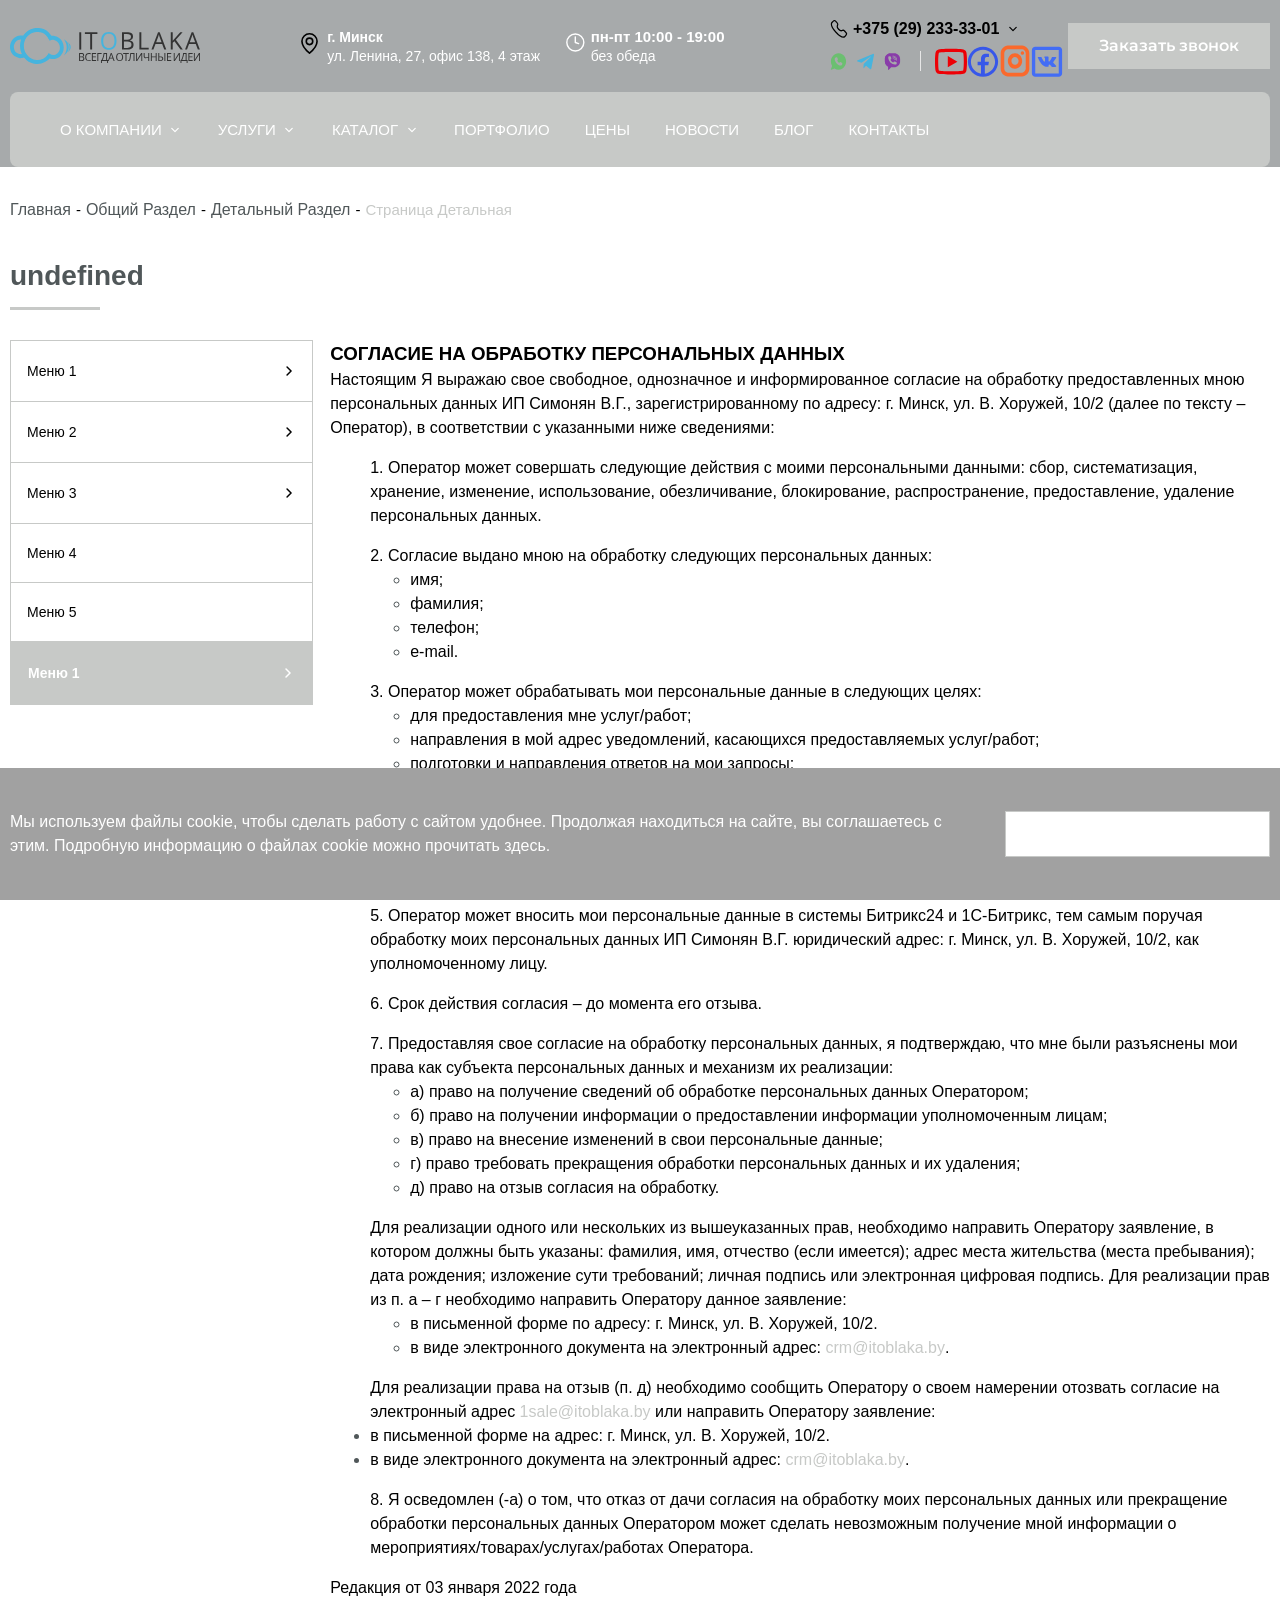
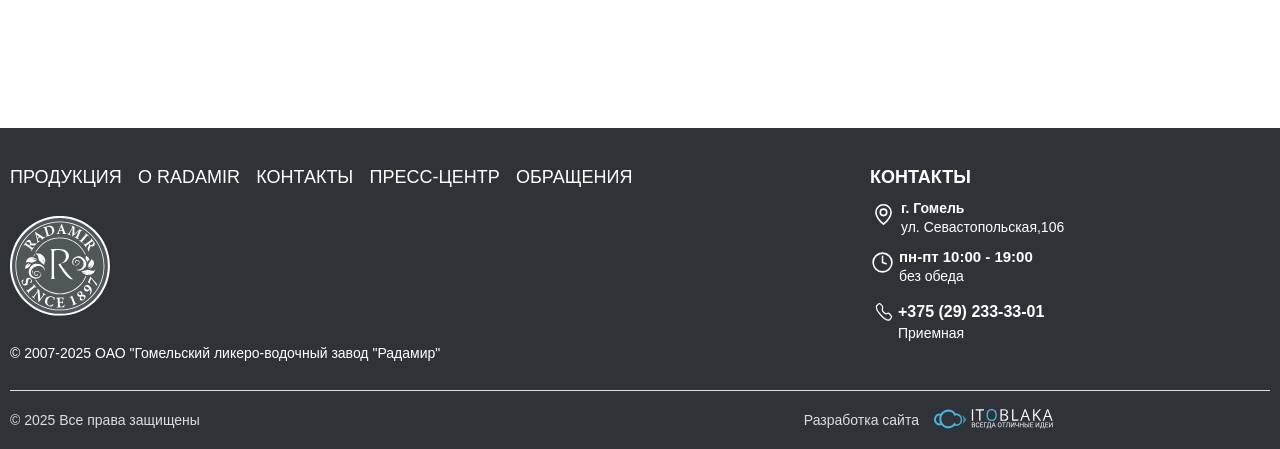
<file: politic.html>
<!doctype html>
<html lang="ru">

<head>
	<meta charset="UTF-8">
	<meta name="viewport" content="width=device-width, initial-scale=1.0">
	<!-- favicon -->
	<link rel="apple-touch-icon" sizes="180x180" href="/apple-touch-icon.webp">
	<link rel="manifest" href="/site.webmanifest">
	<!-- <style>body{opacity: 0;}</style> -->
	<link rel="stylesheet" href="css/style.min.css?_v=20250123150027">
	<!-- SEO -->
	<meta name="description" content="">
	<meta name="keywords" content="">
	<meta property="og:type" content="website">
	<meta property="og:url" content="">
	<meta property="og:title" content="">
	<meta property="og:description" content="">
	<meta property="og:image" content="">
	<!-- robots -->
	<!-- <meta name="robots" content="index">
	<meta name="robots" content="index, nofollow">
	<meta name="robots" content="noindex">
	<meta name="robots" content="follow">
	<meta name="robots" content="nofollow">
	<meta name="robots" content="all">
	<meta name="googlebot" content="index">
	<meta name="yandex" content="noindex"> -->

	<title>ITOblaka</title>

</head>


<body>
	<div class="wrapper chapter-page">
		<header class="header" data-fixed>
			<div class="header__container">
				<div class="header__top">
					<div class="header__logo logo">
						<a class="logo__logo" href="#">
							<img src="img/svg/logo-dark.svg" alt="logo">
						</a>
						<div class="logo__slogan"></div>
					</div>
					<div class="header__office office">
						<div class="office__content">
							<div class="office__item address">
								<div class="address__svg icon-wrap">
									<svg class="svg-location">
										<use xlink:href="img/icons/icons.svg#location"></use>
									</svg>
								</div>
								<div class="address__wrapper">
									<div class="address__city">г. Минск</div>
									<div class="address__street">
										ул. Ленина, 27, офис 138, 4 этаж
									</div>
								</div>
							</div>
							<div class="office__item mode">
								<div class="mode__svg icon-wrap">
									<svg class="svg-time">
										<use xlink:href="img/icons/icons.svg#time"></use>
									</svg>
								</div>
								<div class="mode__wrapper">
									<div class="mode__time">пн-пт 10:00 - 19:00</div>
									<div class="mode__regime">без обеда</div>
								</div>
							</div>
						</div>
					</div>
					<div class="header__contacts contacts">
						<div class="contacts__block">
							<!-- phone -->
							<div class="contacts-phone">
								<div class="contacts-phone__wrapper">
									<div class="contacts-phone__svg">
										<svg class="svg-phone">
											<use xlink:href="img/icons/icons.svg#phone"></use>
										</svg>
									</div>
									<a href="tel:+375292333301" class="contacts-phone__link">+375 (29) 233-33-01</a>
									<div class="contacts-phone__arrow">
										<svg class="svg-arrow-down">
											<use xlink:href="img/icons/icons.svg#menuArrow"></use>
										</svg>
									</div>
								</div>
								<!-- dropdown -->
								<div class="contacts-phone__dropdown phone-dropdown">
									<button class="mobile-back" type="button">
										<svg class="svg-arrow-back">
											<use xlink:href="img/icons/icons.svg#arrow"></use>
										</svg>
										<span>Назад</span>
									</button>
									<div class="phone-dropdown__list">
										<div class="phone-dropdown__item">
											<a href="tel:+375292333301" class="phone-dropdown__link">
												+375 (29) 233-33-01
											</a>
											<p class="phone-dropdown__text">отдел продаж</p>
										</div>
										<div class="phone-dropdown__item">
											<a href="tel:+375292333301" class="phone-dropdown__link">
												+375 (29) 233-33-01
											</a>
											<p class="phone-dropdown__text">
												отдел обслуживания текст не вмещается
											</p>
										</div>
									</div>
								</div>
							</div>
							<!-- social -->
							<div class="contacts-block__social">
								<!-- messengers -->
								<div class="messengers">
									<a href="https://wa.me/375292333301" target="_blank" aria-label='messenger link' class="messengers__item">
										<svg class="whatsapp-svg svg-item">
											<use xlink:href="img/icons/icons.svg#whatsUp"></use>
										</svg>
									</a>
									<a href="https://t.me/IToblaka" target="_blank" aria-label='messenger link' class="messengers__item">
										<svg class="telegram-svg svg-item">
											<use xlink:href="img/icons/icons.svg#telegramm"></use>
										</svg>
									</a>
									<a href="viber://chat?number=375292333301" target="_blank" aria-label='messenger link' class="messengers__item">
										<svg class="viber-svg svg-item">
											<use xlink:href="img/icons/icons.svg#viber"></use>
										</svg>
									</a>
								</div>


								<div class="divider"></div>
								<!-- social nets -->
								<div class="social">
									<!-- youtube -->
									<a href="https://www.youtube.com/@itoblaka" target="_blank" class="social__item" aria-label='social link'>
										<svg class="youtube-svg svg-item">
											<use xlink:href="img/icons/icons.svg#youTube"></use>
										</svg>
									</a>
									<!-- facebook -->
									<a href="#" class="social__item" target="_blank" aria-label='social link'>
										<svg class="facebook-svg svg-item">
											<use xlink:href="img/icons/icons.svg#facebook"></use>
										</svg>
									</a>
									<!-- instagram -->
									<a href="https://www.instagram.com/itoblaka/" target="_blank" class="social__item" aria-label='social link'>
										<svg class="instagram-svg svg-item">
											<use xlink:href="img/icons/icons.svg#instagram"></use>
										</svg>
									</a>
									<!--  -->
									<a href="#" class="social__item" aria-label='social link'>
										<svg class="vk-svg svg-item">
											<use xlink:href="img/icons/icons.svg#vk"></use>
										</svg>
									</a>
								</div>

							</div>
						</div>

						<!-- popup call -->
						<a href="#" data-popup="#call" class="button button_colored">Заказать звонок</a>
					</div>
				</div>
				<div class="header__bottom header-bottom">
					<div class="header__menu menu" data-menu>
						<button type="button" class="menu__icon icon-menu">
							<span></span>
						</button>
						<nav class="menu__body">
							<ul class="menu__list" data-menuList>
								<!-- 1 -->
								<li class="menu__item">
									<a href="#" class="menu__link">О компании</a>
									<div class="menu__svg">
										<svg class="svg-arrow-down">
											<use xlink:href="img/icons/icons.svg#menuArrow"></use>
										</svg>
									</div>
									<div class="menu__drop">
										<div class="menu__content">
											<button class="mobile-back" type="button">
												<svg class="svg-arrow-back">
													<use xlink:href="img/icons/icons.svg#arrow"></use>
												</svg>
												<span>Назад</span>
											</button>
											<div class="menu__title">
												<a href="#">О компании</a>
											</div>
											<ul class="menu__list">
												<li class="menu__item">
													<a href="#" class="menu__link">Создание сайтов</a>
												</li>
												<li class="menu__item">
													<a href="#" class="menu__link">Разработка интернет-магазинов</a>
												</li>
												<li class="menu__item">
													<a href="#" class="menu__link">Создание корпоративных сайтов</a>
												</li>
												<li class="menu__item">
													<a href="#" class="menu__link">Создание Landing page</a>
												</li>
												<li class="menu__item">
													<a href="#" class="menu__link">
														Разработка сайтов визиток - максимальное количество
													</a>
													<div class="menu__svg">
														<svg class="svg-arrow-down">
															<use xlink:href="img/icons/icons.svg#menuArrow"></use>
														</svg>
													</div>
													<div class="menu__drop">
														<div class="menu__content">
															<button class="mobile-back" type="button">
																<svg class="svg-arrow-back">
																	<use xlink:href="img/icons/icons.svg#arrow"></use>
																</svg>
																<span>Назад</span>
															</button>
															<div class="menu__title">
																<a href="#">Разработка сайтов визиток - максимальное
																	количество</a>
															</div>
															<ul class="menu__list">
																<li class="menu__item">
																	<a href="#" class="menu__link">Создание сайтов</a>
																</li>
																<li class="menu__item">
																	<a href="#" class="menu__link">Реклама</a>
																</li>
																<li class="menu__item">
																	<a href="#" class="menu__link">SEO</a>
																</li>
															</ul>
														</div>
													</div>
												</li>
											</ul>
										</div>
									</div>
								</li>
								<!-- 2 -->
								<li class="menu__item">
									<a href="#" class="menu__link">Услуги</a>
									<div class="menu__svg">
										<svg class="svg-arrow-down">
											<use xlink:href="img/icons/icons.svg#menuArrow"></use>
										</svg>
									</div>
									<div class="menu__drop">
										<div class="menu__content">
											<button class="mobile-back" type="button">
												<svg class="svg-arrow-back">
													<use xlink:href="img/icons/icons.svg#arrow"></use>
												</svg>
												<span>Назад</span>
											</button>
											<div class="menu__title">
												<a href="#">О компании</a>
											</div>
											<ul class="menu__list">
												<li class="menu__item">
													<a href="#" class="menu__link">Создание сайтов</a>
												</li>
												<li class="menu__item">
													<a href="#" class="menu__link">Разработка интернет-магазинов</a>
												</li>
												<li class="menu__item">
													<a href="#" class="menu__link">Создание корпоративных сайтов</a>
												</li>
												<li class="menu__item">
													<a href="#" class="menu__link">Создание Landing page</a>
												</li>
												<li class="menu__item">
													<a href="#" class="menu__link">
														Разработка сайтов визиток - максимальное количество
													</a>
													<div class="menu__svg">
														<svg class="svg-arrow-down">
															<use xlink:href="img/icons/icons.svg#menuArrow"></use>
														</svg>
													</div>
													<div class="menu__drop">
														<div class="menu__content">
															<button class="mobile-back" type="button">
																<svg class="svg-arrow-back">
																	<use xlink:href="img/icons/icons.svg#arrow"></use>
																</svg>
																<span>Назад</span>
															</button>
															<div class="menu__title">
																<a href="#">Разработка сайтов визиток - максимальное
																	количество</a>
															</div>
															<ul class="menu__list">
																<li class="menu__item">
																	<a href="#" class="menu__link">Создание сайтов</a>
																</li>
																<li class="menu__item">
																	<a href="#" class="menu__link">Реклама</a>
																</li>
																<li class="menu__item">
																	<a href="#" class="menu__link">SEO</a>
																</li>
															</ul>
														</div>
													</div>
												</li>
											</ul>
										</div>
									</div>
								</li>
								<!-- 3 -->
								<li class="menu__item">
									<a href="#" class="menu__link">Каталог</a>
									<div class="menu__svg">
										<svg class="svg-arrow-down">
											<use xlink:href="img/icons/icons.svg#menuArrow"></use>
										</svg>
									</div>
									<div class="menu__drop">
										<div class="menu__content">
											<button class="mobile-back" type="button">
												<svg class="svg-arrow-back">
													<use xlink:href="img/icons/icons.svg#arrow"></use>
												</svg>
												<span>Назад</span>
											</button>
											<div class="menu__title">
												<a href="#">О компании</a>
											</div>
											<ul class="menu__list">
												<li class="menu__item">
													<a href="#" class="menu__link">Создание сайтов</a>
												</li>
												<li class="menu__item">
													<a href="#" class="menu__link">Разработка интернет-магазинов</a>
												</li>
												<li class="menu__item">
													<a href="#" class="menu__link">Создание корпоративных сайтов</a>
												</li>
												<li class="menu__item">
													<a href="#" class="menu__link">Создание Landing page</a>
												</li>
												<li class="menu__item">
													<a href="#" class="menu__link">
														Разработка сайтов визиток - максимальное количество
													</a>
													<div class="menu__svg">
														<svg class="svg-arrow-down">
															<use xlink:href="img/icons/icons.svg#menuArrow"></use>
														</svg>
													</div>
													<div class="menu__drop">
														<div class="menu__content">
															<button class="mobile-back" type="button">
																<svg class="svg-arrow-back">
																	<use xlink:href="img/icons/icons.svg#arrow"></use>
																</svg>
																<span>Назад</span>
															</button>
															<div class="menu__title">
																<a href="#">Разработка сайтов визиток - максимальное
																	количество</a>
															</div>
															<ul class="menu__list">
																<li class="menu__item">
																	<a href="#" class="menu__link">Создание сайтов</a>
																</li>
																<li class="menu__item">
																	<a href="#" class="menu__link">Реклама</a>
																</li>
																<li class="menu__item">
																	<a href="#" class="menu__link">SEO</a>
																</li>
															</ul>
														</div>
													</div>
												</li>
											</ul>
										</div>
									</div>
								</li>
								<!-- 4 -->
								<li class="menu__item">
									<a href="#" class="menu__link">Портфолио</a>
								</li>
								<!-- 5 -->
								<li class="menu__item">
									<a href="#" class="menu__link">Цены</a>
								</li>
								<!-- 6 -->
								<li class="menu__item">
									<a href="#" class="menu__link">Новости</a>
								</li>
								<!-- 7 -->
								<li class="menu__item">
									<a href="#" class="menu__link">Блог</a>
								</li>
								<!-- 8 -->
								<li class="menu__item">
									<a href="#" class="menu__link">Контакты</a>
								</li>
								<!-- 9 -->

							</ul>

						</nav>
					</div>
				</div>
			</div>
		</header>


		<div class="chapter-page__wrapper">
			<div class="chapter-page__container">
				<div class="bread">
					<ul class='bread__list'>
						<li class='bread__item'><a class='bread__link' href="#">Главная</a></li>
						<li class="bread__divider">-</li>
						<li class='bread__item'><a class='bread__link' href="#">Общий Раздел</a></li>
						<li class="bread__divider">-</li>
						<li class='bread__item'><a class='bread__link' href="#">Детальный Раздел</a></li>
						<li class="bread__divider">-</li>
						<li class='bread__item'>Страница Детальная</li>
					</ul>
				</div>

				<div class="block__head">
					<h2 class="block__title">undefined</h2>
				</div>

			</div>

		</div>

		<main class="chapter-page__main main">
			<div class="main__container">
				<div class="main__inner">
					<!-- menu -->
					<div class="main__menu">
						<!-- Include menu -->
						<div class="page-menu">

							<nav class="page-menu__body">
								<ul class="page-menu__list">
									<!-- 1 -->
									<li class="page-menu__item">
										<div class="page-menu__control">
											<a href="#" class="page-menu__link">Меню 1</a>
											<div class="page-menu__svg">
												<svg class="svg-arrow-down">
													<use xlink:href="img/icons/icons.svg#menuArrow"></use>
												</svg>
											</div>
										</div>

										<div class="page-menu__drop">
											<!-- list -->
											<ul class="page-menu__list">
												<li class="page-menu__item">
													<div class="page-menu__control">
														<a href="#" class="page-menu__link">Меню 1.1</a>
														<div class="page-menu__svg">
															<svg class="svg-arrow-down">
																<use xlink:href="img/icons/icons.svg#menuArrow"></use>
															</svg>
														</div>
													</div>

													<div class="page-menu__drop">
														<!-- list -->
														<ul class="page-menu__list">
															<li class="page-menu__item">
																<div class="page-menu__control">
																	<a href="#" class="page-menu__link">Меню 1.1.1</a>
																</div>
															</li>

															<li class="page-menu__item">
																<div class="page-menu__control">
																	<a href="#" class="page-menu__link">Меню 1.1.2</a>
																	<div class="page-menu__svg">
																		<svg class="svg-arrow-down">
																			<use xlink:href="img/icons/icons.svg#menuArrow"></use>
																		</svg>
																	</div>
																</div>
																<!-- drop -->
																<div class="page-menu__drop">

																	<!-- list -->
																	<ul class="page-menu__list">
																		<li class="page-menu__item">
																			<div class="page-menu__control">
																				<a href="#" class="page-menu__link">Меню 1.1.2.1</a>
																			</div>
																		</li>

																	</ul>

																</div>
															</li>
															<li class="page-menu__item">
																<div class="page-menu__control">
																	<a href="#" class="page-menu__link">Меню 1.1.3</a>
																</div>
															</li>
														</ul>
													</div>
												</li>
												<li class="page-menu__item">
													<div class="page-menu__control">
														<a href="#" class="page-menu__link">Меню 1.2</a>
													</div>
												</li>
											</ul>
										</div>
									</li>
									<!-- 2 -->
									<li class="page-menu__item">
										<div class="page-menu__control">
											<a href="#" class="page-menu__link">Меню 2</a>
											<div class="page-menu__svg">
												<svg class="svg-arrow-down">
													<use xlink:href="img/icons/icons.svg#menuArrow"></use>
												</svg>
											</div>
										</div>

										<div class="page-menu__drop">
											<!-- list -->
											<ul class="page-menu__list">
												<li class="page-menu__item">
													<div class="page-menu__control">
														<a href="#" class="page-menu__link">Меню 2.1</a>
														<div class="page-menu__svg">
															<svg class="svg-arrow-down">
																<use xlink:href="img/icons/icons.svg#menuArrow"></use>
															</svg>
														</div>
													</div>

													<div class="page-menu__drop">
														<!-- list -->
														<ul class="page-menu__list">
															<li class="page-menu__item">
																<div class="page-menu__control">
																	<a href="#" class="page-menu__link">Меню 2.1.1</a>
																</div>
															</li>

															<li class="page-menu__item">
																<div class="page-menu__control">
																	<a href="#" class="page-menu__link">Меню 2.1.2</a>
																	<div class="page-menu__svg">
																		<svg class="svg-arrow-down">
																			<use xlink:href="img/icons/icons.svg#menuArrow"></use>
																		</svg>
																	</div>
																</div>
																<!-- drop -->
																<div class="page-menu__drop">

																	<!-- list -->
																	<ul class="page-menu__list">
																		<li class="page-menu__item">
																			<div class="page-menu__control">
																				<a href="#" class="page-menu__link">Меню 2.1.2.1</a>
																			</div>
																		</li>

																	</ul>

																</div>
															</li>
														</ul>
													</div>
												</li>
											</ul>
										</div>
									</li>
									<!-- 3 -->
									<li class="page-menu__item">
										<div class="page-menu__control">
											<a href="#" class="page-menu__link">Меню 3</a>
											<div class="page-menu__svg">
												<svg class="svg-arrow-down">
													<use xlink:href="img/icons/icons.svg#menuArrow"></use>
												</svg>
											</div>
										</div>

										<div class="page-menu__drop">
											<!-- list -->
											<ul class="page-menu__list">
												<li class="page-menu__item">
													<div class="page-menu__control">
														<a href="#" class="page-menu__link">Меню 3.1</a>
														<div class="page-menu__svg">
															<svg class="svg-arrow-down">
																<use xlink:href="img/icons/icons.svg#menuArrow"></use>
															</svg>
														</div>
													</div>

													<div class="page-menu__drop">
														<!-- list -->
														<ul class="page-menu__list">
															<li class="page-menu__item">
																<div class="page-menu__control">
																	<a href="#" class="page-menu__link">Меню 3.1.1</a>
																</div>
															</li>

															<li class="page-menu__item">
																<div class="page-menu__control">
																	<a href="#" class="page-menu__link">Меню 3.1.2</a>
																	<div class="page-menu__svg">
																		<svg class="svg-arrow-down">
																			<use xlink:href="img/icons/icons.svg#menuArrow"></use>
																		</svg>
																	</div>
																</div>
																<!-- drop -->
																<div class="page-menu__drop">

																	<!-- list -->
																	<ul class="page-menu__list">
																		<li class="page-menu__item">
																			<div class="page-menu__control">
																				<a href="#" class="page-menu__link">Меню 3.1.2.1</a>
																			</div>
																		</li>

																	</ul>

																</div>
															</li>
														</ul>
													</div>
												</li>
											</ul>
										</div>
									</li>
									<!-- 4 -->
									<li class="page-menu__item">
										<div class="page-menu__control">
											<a href="#" class="page-menu__link">Меню 4</a>
										</div>
									</li>
									<!-- 5 -->
									<li class="page-menu__item">
										<div class="page-menu__control">
											<a href="#" class="page-menu__link">Меню 5</a>
										</div>
									</li>
									<!-- 6 -->
									<li class="page-menu__item active">
										<div class="page-menu__control">
											<a href="#" class="page-menu__link">Меню 1</a>
											<div class="page-menu__svg">
												<svg class="svg-arrow-down">
													<use xlink:href="img/icons/icons.svg#menuArrow"></use>
												</svg>
											</div>
										</div>

										<div class="page-menu__drop">
											<!-- list -->
											<ul class="page-menu__list">
												<li class="page-menu__item">
													<div class="page-menu__control">
														<a href="#" class="page-menu__link">Меню 1.1</a>
														<div class="page-menu__svg">
															<svg class="svg-arrow-down">
																<use xlink:href="img/icons/icons.svg#menuArrow"></use>
															</svg>
														</div>
													</div>

													<div class="page-menu__drop">
														<!-- list -->
														<ul class="page-menu__list">
															<li class="page-menu__item">
																<div class="page-menu__control">
																	<a href="#" class="page-menu__link">Меню 1.1.1</a>
																</div>
															</li>

															<li class="page-menu__item">
																<div class="page-menu__control">
																	<a href="#" class="page-menu__link">Меню 1.1.2</a>
																	<div class="page-menu__svg">
																		<svg class="svg-arrow-down">
																			<use xlink:href="img/icons/icons.svg#menuArrow"></use>
																		</svg>
																	</div>
																</div>
																<!-- drop -->
																<div class="page-menu__drop">

																	<!-- list -->
																	<ul class="page-menu__list">
																		<li class="page-menu__item">
																			<div class="page-menu__control">
																				<a href="#" class="page-menu__link">Меню 1.1.2.1</a>
																			</div>
																		</li>

																	</ul>

																</div>
															</li>
															<li class="page-menu__item">
																<div class="page-menu__control">
																	<a href="#" class="page-menu__link">Меню 1.1.3</a>
																</div>
															</li>
														</ul>
													</div>
												</li>
												<li class="page-menu__item">
													<div class="page-menu__control">
														<a href="#" class="page-menu__link">Меню 1.2</a>
													</div>
												</li>
											</ul>
										</div>
									</li>

								</ul>
							</nav>

						</div>

					</div>
					<!-- page-content -->
					<div class="main__content">
						<!-- Include content-->
						<div class="text_general">
							<h3>СОГЛАСИЕ НА ОБРАБОТКУ ПЕРСОНАЛЬНЫХ ДАННЫХ</h3>
							<p>
								Настоящим Я выражаю свое свободное, однозначное и информированное согласие на обработку предоставленных мною
								персональных данных ИП Симонян В.Г., зарегистрированному по адресу: г. Минск, ул. В. Хоружей, 10/2&nbsp;(далее по
								тексту – Оператор), в соответствии с указанными ниже сведениями:
							</p>
							<ul>
								1. Оператор может совершать следующие действия с моими персональными данными: сбор, систематизация, хранение,
								изменение, использование, обезличивание, блокирование, распространение, предоставление, удаление персональных данных.
							</ul>
							<ul>
								2. Согласие выдано мною на обработку следующих персональных данных:
								<ul>
									<li>имя;&nbsp;</li>
									<li>фамилия;&nbsp;</li>
									<li>телефон;&nbsp;</li>
									<li>e-mail.&nbsp;</li>
								</ul>
							</ul>
							<ul>
								3. Оператор может обрабатывать мои персональные данные в следующих целях:
								<ul>
									<li>для предоставления мне услуг/работ;&nbsp;</li>
									<li>направления в мой адрес уведомлений, касающихся предоставляемых услуг/работ;&nbsp;</li>
									<li>подготовки и направления ответов на мои запросы;&nbsp;</li>
									<li>а также, с моего согласия, которое я настоящим выражаю, для направления в мой адрес информации, в том числе
										рекламной, о мероприятиях/товарах/услугах/работах Оператора.&nbsp;</li>
								</ul>
							</ul>
							<ul>
								4. Способы обработки персональных данных: с использованием средств автоматизации, без их использования, смешанным
								способом.
							</ul>
							<ul>
								5. Оператор может вносить мои персональные данные в системы Битрикс24 и 1С-Битрикс, тем самым поручая обработку моих
								персональных данных ИП Симонян В.Г. юридический адрес: г. Минск, ул. В. Хоружей, 10/2,&nbsp;как уполномоченному лицу.
							</ul>
							<ul>
								6. Срок действия согласия – до момента его отзыва.
							</ul>
							<ul>
								7. Предоставляя свое согласие на обработку персональных данных, я подтверждаю, что мне были разъяснены мои права как
								субъекта персональных данных и механизм их реализации:
								<ul>
									<li>а) право на получение сведений об обработке персональных данных Оператором;&nbsp;</li>
									<li>б) право на получении информации о предоставлении информации уполномоченным лицам;&nbsp;</li>
									<li>в) право на внесение изменений в свои персональные данные;&nbsp;</li>
									<li>г) право требовать прекращения обработки персональных данных и их удаления;&nbsp;</li>
									<li>д) право на отзыв согласия на обработку.&nbsp;</li>
								</ul>
							</ul>
							<ul>
								Для реализации одного или нескольких из вышеуказанных прав, необходимо направить Оператору заявление, в котором должны
								быть указаны: фамилия, имя, отчество (если имеется); адрес места жительства (места пребывания); дата рождения;
								изложение сути требований; личная подпись или электронная цифровая подпись. Для реализации прав из п. а – г необходимо
								направить Оператору данное заявление:
								<ul>
									<li>в письменной форме по адресу: г. Минск, ул. В. Хоружей, 10/2.</li>
									<li>в виде электронного документа на электронный адрес:&nbsp;<a href="mailto:crm@itoblaka.by">crm@itoblaka.by</a>.
									</li>
								</ul>
							</ul>
							<ul>
								Для реализации права на отзыв (п. д) необходимо сообщить Оператору о своем намерении отозвать согласие на электронный
								адрес&nbsp;<a href="mailto:1sale@itoblaka.by">1sale@itoblaka.by</a>&nbsp;или направить Оператору заявление:
								<li>в письменной форме на адрес: г. Минск, ул. В. Хоружей, 10/2.</li>
								<li>в виде электронного документа на электронный адрес:&nbsp;<a href="mailto:crm@itoblaka.by">crm@itoblaka.by</a>.
								</li>
							</ul>
							<ul>
								8. Я осведомлен (-а) о том, что отказ от дачи согласия на обработку моих персональных данных или прекращение обработки
								персональных данных Оператором может сделать невозможным получение мной информации о
								мероприятиях/товарах/услугах/работах Оператора.
							</ul>
							Редакция от 03 января 2022 года<br>
							<br>
							<br>
						</div>
					</div>
				</div>
			</div>
		</main>

		<footer class="footer">
			<div class="footer__container">
				<div class="footer__content">
					<div class="footer__top footer-top">
						<div class="footer-top__left footer-left">
							<div class="footer-left__navigation">
								<ul class="navigation__list">
									<li class="navigation__item">
										<a href="#" class="navigation__link">ПРОДУКЦИЯ</a>
									</li>
									<li class="navigation__item">
										<a href="#" class="navigation__link">О RADAMIR</a>
									</li>
									<li class="navigation__item">
										<a href="#" class="navigation__link">КОНТАКТЫ</a>
									</li>
									<li class="navigation__item">
										<a href="#" class="navigation__link">ПРЕСС-ЦЕНТР</a>
									</li>
									<li class="navigation__item">
										<a href="#" class="navigation__link">ОБРАЩЕНИЯ</a>
									</li>
								</ul>
							</div>
							<div class="footer-left__logo">
								<div class="logo">
									<a class="logo__logo" href="#">
										<img src="img/svg/logo-footer.svg" alt="logo">
									</a>
								</div>
							</div>
							<div class="footer-left__description">
								© 2007-2025 ОАО "Гомельский ликеро-водочный завод "Радамир"
							</div>
						</div>
						<div class="footer-top__right footer-right">
							<div class="footer-right__title">КОНТАКТЫ</div>
							<div class="address">
								<div class="address__svg icon-wrap">
									<svg class="svg-location">
										<use xlink:href="img/icons/icons.svg#location"></use>
									</svg>
								</div>
								<div class="address__wrapper">
									<div class="address__city">г. Гомель</div>
									<div class="address__street">
										ул. Севастопольская,106
									</div>
								</div>
							</div>
							<div class=" mode">
								<div class="mode__svg icon-wrap">
									<svg class="svg-time">
										<use xlink:href="img/icons/icons.svg#time"></use>
									</svg>
								</div>
								<div class="mode__wrapper">
									<div class="mode__time">пн-пт 10:00 - 19:00</div>
									<div class="mode__regime">без обеда</div>
								</div>
							</div>
							<div class="contacts">
								<div class="contacts__block">
									<!-- phone -->
									<div class="contacts-phone">
										<div class="contacts-phone__wrapper">
											<div class="contacts-phone__svg">
												<svg class="svg-phone">
													<use xlink:href="img/icons/icons.svg#phone"></use>
												</svg>
											</div>
											<a href="tel:+375292333301" class="contacts-phone__link">+375 (29) 233-33-01</a>
										</div>
										<div class="contacts-phone__text">
											Приемная
										</div>
									</div>

								</div>
							</div>
						</div>
					</div>
					<div class="footer__bottom footer-bottom">
						<div class="footer-bottom__content">
							<div class="footer-bottom__copyright">© 2025 Все права защищены</div>

							<div class="footer-bottom__made made">
								<div class="made__text">Разработка сайта</div>
								<a href="#" class="made__logo">
									<img src="img/svg/logoOblaka.svg" alt="made by ITOblaka">
								</a>
							</div>
						</div>
					</div>
				</div>
			</div>
		</footer>

	</div>

	<div class="cookie-plank ">
		<!-- cookie-plank_alternative для второго варианта куки -->
		<div class="cookie-plank__container">
			<div class="cookie-plank__content">
				<div class="cookie-plank__text text_general">
					Мы используем файлы cookie, чтобы сделать работу с сайтом удобнее. Продолжая находиться на сайте, вы соглашаетесь с этим. Подробную
					информацию о файлах cookie можно прочитать здесь.
				</div>
				<div class="cookie-plank__button">
					<button class="button button_width button_width-inverse" data-cookieBtn>
						Принять
					</button>
				</div>
			</div>
		</div>
	</div>

	<div class="aside-menu">
		<div class="aside-menu__overlay"></div>
		<div class="aside-menu__content scroll-vertical">
			<div class="aside-menu__buttons">
				<div class="logo">
					<a class="logo__logo" href="#">
						<img src="img/svg/logo-white.svg" alt="logo">
						<div class="logo__slogan">Radamir</div>
					</a>
				</div>
				<button class="aside-menu__close" type="button">
					<svg class="svg-arrow-close">
						<use xlink:href="img/icons/icons.svg#close"></use>
					</svg>
				</button>
			</div>
			<nav class="aside-menu__body">
				<ul class="aside-menu__list">
					<!-- about -->
					<li class="aside-menu__item">
						<a href="#" class="aside-menu__link">ПРОДУКЦИЯ</a>
						<div class="aside-menu__svg">
							<svg class="svg-arrow-down">
								<use xlink:href="img/icons/icons.svg#menuArrow"></use>
							</svg>
						</div>

						<div class="aside-menu__drop">
							<div class="aside-menu__body scroll-vertical">
								<!-- button -->
								<button class="mobile-back" type="button">
									<svg class="svg-arrow-back">
										<use xlink:href="img/icons/icons.svg#arrow"></use>
									</svg>
									<span>Назад</span>
								</button>
								<!-- title -->
								<div class="aside-menu__title">
									<a href="#">Каталог</a>
								</div>
								<!-- list -->
								<ul class="aside-menu__list">
									<li class="aside-menu__item">
										<a href="#" class="aside-menu__link">Создание сайтов</a>
									</li>
									<li class="aside-menu__item">
										<a href="#" class="aside-menu__link">Разработка интернет-магазинов</a>
									</li>
									<li class="aside-menu__item">
										<a href="#" class="aside-menu__link">Создание корпоративных сайтов</a>
									</li>
									<li class="aside-menu__item">
										<a href="#" class="aside-menu__link">Создание Landing page</a>
									</li>
									<li class="aside-menu__item">
										<a href="#" class="aside-menu__link">
											Разработка сайтов визиток - максимальное количество
										</a>
									</li>
									<li class="aside-menu__item">
										<a href="#" class="aside-menu__link">Реклама и продвижение</a>
										<div class="aside-menu__svg">
											<svg class="svg-arrow-down">
												<use xlink:href="img/icons/icons.svg#menuArrow"></use>
											</svg>
										</div>
										<!-- drop -->
										<div class="aside-menu__drop">
											<div class="aside-menu__body scroll-vertical">
												<!-- button -->
												<button class="mobile-back" type="button">
													<svg class="svg-arrow-back">
														<use xlink:href="img/icons/icons.svg#arrow"></use>
													</svg>
													<span>Назад</span>
												</button>
												<!-- title -->
												<div class="aside-menu__title">
													<a href="#">Реклама и продвижение</a>
												</div>
												<!-- list -->
												<ul class="aside-menu__list">
													<li class="aside-menu__item">
														<a href="#" class="aside-menu__link">Создание сайтов</a>
													</li>
													<li class="aside-menu__item">
														<a href="#" class="aside-menu__link">Разработка интернет-магазинов</a>
													</li>
													<li class="aside-menu__item">
														<a href="#" class="aside-menu__link">Создание корпоративных сайтов</a>
													</li>
													<li class="aside-menu__item">
														<a href="#" class="aside-menu__link">Создание Landing page</a>
													</li>
													<li class="aside-menu__item">
														<a href="#" class="aside-menu__link">
															Разработка сайтов визиток - максимальное количество
														</a>
													</li>
												</ul>
											</div>
										</div>
									</li>
								</ul>
							</div>
						</div>
					</li>
					<!-- service -->
					<li class="aside-menu__item">
						<a href="#" class="aside-menu__link">О RADAMIR</a>
						<div class="aside-menu__svg">
							<svg class="svg-arrow-down">
								<use xlink:href="img/icons/icons.svg#menuArrow"></use>
							</svg>
						</div>
						<div class="aside-menu__drop">
							<div class="aside-menu__body scroll-vertical">
								<!-- button -->
								<button class="mobile-back" type="button">
									<svg class="svg-arrow-back">
										<use xlink:href="img/icons/icons.svg#arrow"></use>
									</svg>
									<span>Назад</span>
								</button>
								<!-- title -->
								<div class="aside-menu__title">
									<a href="#">Каталог</a>
								</div>
								<!-- list -->
								<ul class="aside-menu__list">
									<li class="aside-menu__item">
										<a href="#" class="aside-menu__link">Создание сайтов</a>
									</li>
									<li class="aside-menu__item">
										<a href="#" class="aside-menu__link">Разработка интернет-магазинов</a>
									</li>
									<li class="aside-menu__item">
										<a href="#" class="aside-menu__link">Создание корпоративных сайтов</a>
									</li>
									<li class="aside-menu__item">
										<a href="#" class="aside-menu__link">Создание Landing page</a>
									</li>
									<li class="aside-menu__item">
										<a href="#" class="aside-menu__link">
											Разработка сайтов визиток - максимальное количество
										</a>
									</li>
									<li class="aside-menu__item">
										<a href="#" class="aside-menu__link">Реклама и продвижение</a>
										<div class="aside-menu__svg">
											<svg class="svg-arrow-down">
												<use xlink:href="img/icons/icons.svg#menuArrow"></use>
											</svg>
										</div>
										<!-- drop -->
										<div class="aside-menu__drop">
											<div class="aside-menu__body scroll-vertical">
												<!-- button -->
												<button class="mobile-back" type="button">
													<svg class="svg-arrow-back">
														<use xlink:href="img/icons/icons.svg#arrow"></use>
													</svg>
													<span>Назад</span>
												</button>
												<!-- title -->
												<div class="aside-menu__title">
													<a href="#">Реклама и продвижение</a>
												</div>
												<!-- list -->
												<ul class="aside-menu__list">
													<li class="aside-menu__item">
														<a href="#" class="aside-menu__link">Создание сайтов</a>
													</li>
													<li class="aside-menu__item">
														<a href="#" class="aside-menu__link">Разработка интернет-магазинов</a>
													</li>
													<li class="aside-menu__item">
														<a href="#" class="aside-menu__link">Создание корпоративных сайтов</a>
													</li>
													<li class="aside-menu__item">
														<a href="#" class="aside-menu__link">Создание Landing page</a>
													</li>
													<li class="aside-menu__item">
														<a href="#" class="aside-menu__link">
															Разработка сайтов визиток - максимальное количество
														</a>
													</li>
												</ul>
											</div>
										</div>
									</li>
								</ul>
							</div>
						</div>
					</li>
					<!-- catalog -->
					<li class="aside-menu__item">
						<a href="#" class="aside-menu__link">КОНТАКТЫ</a>
						<div class="aside-menu__svg">
							<svg class="svg-arrow-down">
								<use xlink:href="img/icons/icons.svg#menuArrow"></use>
							</svg>
						</div>
						<div class="aside-menu__drop">
							<div class="aside-menu__body scroll-vertical">
								<!-- button -->
								<button class="mobile-back" type="button">
									<svg class="svg-arrow-back">
										<use xlink:href="img/icons/icons.svg#arrow"></use>
									</svg>
									<span>Назад</span>
								</button>
								<!-- title -->
								<div class="aside-menu__title">
									<a href="#">Каталог</a>
								</div>
								<!-- list -->
								<ul class="aside-menu__list">
									<li class="aside-menu__item">
										<a href="#" class="aside-menu__link">Создание сайтов</a>
									</li>
									<li class="aside-menu__item">
										<a href="#" class="aside-menu__link">Разработка интернет-магазинов</a>
									</li>
									<li class="aside-menu__item">
										<a href="#" class="aside-menu__link">Создание корпоративных сайтов</a>
									</li>
									<li class="aside-menu__item">
										<a href="#" class="aside-menu__link">Создание Landing page</a>
									</li>
									<li class="aside-menu__item">
										<a href="#" class="aside-menu__link">
											Разработка сайтов визиток - максимальное количество
										</a>
									</li>
									<li class="aside-menu__item">
										<a href="#" class="aside-menu__link">Реклама и продвижение</a>
										<div class="aside-menu__svg">
											<svg class="svg-arrow-down">
												<use xlink:href="img/icons/icons.svg#menuArrow"></use>
											</svg>
										</div>
										<!-- drop -->
										<div class="aside-menu__drop">
											<div class="aside-menu__body scroll-vertical">
												<!-- button -->
												<button class="mobile-back" type="button">
													<svg class="svg-arrow-back">
														<use xlink:href="img/icons/icons.svg#arrow"></use>
													</svg>
													<span>Назад</span>
												</button>
												<!-- title -->
												<div class="aside-menu__title">
													<a href="#">Реклама и продвижение</a>
												</div>
												<!-- list -->
												<ul class="aside-menu__list">
													<li class="aside-menu__item">
														<a href="#" class="aside-menu__link">Создание сайтов</a>
													</li>
													<li class="aside-menu__item">
														<a href="#" class="aside-menu__link">Разработка интернет-магазинов</a>
													</li>
													<li class="aside-menu__item">
														<a href="#" class="aside-menu__link">Создание корпоративных сайтов</a>
													</li>
													<li class="aside-menu__item">
														<a href="#" class="aside-menu__link">Создание Landing page</a>
													</li>
													<li class="aside-menu__item">
														<a href="#" class="aside-menu__link">
															Разработка сайтов визиток - максимальное количество
														</a>
													</li>
												</ul>
											</div>
										</div>
									</li>
								</ul>
							</div>
						</div>
					</li>
					<!-- 4 -->
					<li class="aside-menu__item">
						<a href="#" class="aside-menu__link">ПРЕСС-ЦЕНТР</a>
					</li>
					<!-- 5 -->
					<li class="aside-menu__item">
						<a href="#" class="aside-menu__link">обращения</a>
					</li>

				</ul>
			</nav>
			<div class="header-control">
				<div class="language">
					<div class="language__head">
						<div class="language__text">RU</div>
						<div class="language__icon">
							<svg>
								<use xlink:href="img/icons/icons.svg#arrowCircled"></use>
							</svg>
						</div>
					</div>
					<div class="language__body">
						<div class="language__list">
							<div class="language__item">
								<div class="language__flag flag_blr"></div>
								<button class="language__text">BY</button>
							</div>
							<div class="language__item">
								<div class="language__flag flag_eng"></div>
								<button class="language__text">ENG</button>
							</div>
						</div>
					</div>
				</div>

				<div class="eye">
					<button class="eye__icon">
						<svg>
							<use xlink:href="img/icons/icons.svg#eye"></use>
						</svg>
					</button>
				</div>
			</div>
		</div>
	</div>

	<div class="overlay"></div>

	<div class="dialogs">
		<!-- call popup -->
		<div id="call" aria-hidden="true" class="popup">
			<div class="popup__wrapper">

				<div class="popup__content">
					<!-- button -->
					<div class="popup__buttons">
						<button data-back type="button" class="popup__back">
							<svg class="svg-arrow-back">
								<use xlink:href="img/icons/icons.svg#arrow-back"></use>
							</svg>
						</button>
						<button data-close type="button" class="popup__close">
							<svg class="svg-arrow-close">
								<use xlink:href="img/icons/icons.svg#close"></use>
							</svg>
						</button>
					</div>
					<!-- title -->
					<div class="popup__text">
						<div class="popup__title">
							Заказать звонок
						</div>
					</div>
					<!-- body -->
					<div class="popup__body">
						<form class="form" data-form>
							<!-- Заголовок -->
							<div class="form__title" data-formTitle hidden>
								Заказать звонок
							</div>
							<!-- Подзаголовок -->
							<div class="form__text">
								Оставьте вашу заявку! Наши менеджеры свяжутся с вами в течение 20 минут!
							</div>
							<!-- Список полей -->
							<div class="form__list">
								<!-- Имя -->
								<div class="form__cell" data-formData>
									<label class="form__label" for='name-call'>Ваше имя*</label>
									<input class="form__input" id='name-call' type="text" required data-required data-validate placeholder="Ваше имя">
								</div>
								<!-- Телефон -->
								<div class="form__cell" data-formData>
									<label class="form__label" for='phone-call'>Телефон*</label>
									<input type="text" class="form__input" id='phone-call' data-required='phone' data-validate required placeholder="+375 (00) 000-00-00">
								</div>
							</div>

							<!-- Checkbox -->
							<div class="checkbox" data-formCheckbox>
								<label for="check-call" class="checkbox__label">
									<span class="checkbox__svg">
										<svg class="checked-svg">
											<use xlink:href="img/icons/icons.svg#checked"></use>
										</svg>
									</span>
									<input type="checkbox" id="check-call" class="checkbox__input" data-required data-validate>
								</label>
								<div class="checkbox__text">
									я согласен(а) на
									<a href="#" class="checkbox__link">обработку персональных данных.</a><br>
									Наш сайт защищен с помощью reCAPTCHA и соответствует
									<a class="checkbox__link" rel="nofollow" href="https://policies.google.com/privacy" target="_blank">Политике
										конфиденциальности</a>
									и <a class="checkbox__link" rel="nofollow" href="https://policies.google.com/terms" target="_blank">Условиям
										использования</a>
									Google.
								</div>
							</div>
							<!-- Button -->
							<div class="form__button" data-formBtn>
								<button disabled type="submit" class="button button_colored button_width">
									Отправить
								</button>
							</div>
						</form>
					</div>
				</div>
			</div>
		</div>

		<!-- service popup -->
		<div id="service" aria-hidden="true" class="popup">
			<div class="popup__wrapper">
				<div class="popup__content">
					<!-- button -->
					<div class="popup__buttons">
						<button data-back type="button" class="popup__back">
							<svg class="svg-arrow-back">
								<use xlink:href="img/icons/icons.svg#arrow-back"></use>
							</svg>
						</button>
						<button data-close type="button" class="popup__close">
							<svg class="svg-arrow-close">
								<use xlink:href="img/icons/icons.svg#close"></use>
							</svg>
						</button>
					</div>
					<!-- title -->

					<div class="popup__text">
						<div class="popup__title">Выбрать услугу</div>

					</div>
					<!-- body -->
					<div class="popup__body">
						<form class="form" data-form>
							<!-- Заголовок -->
							<div class="form__title" data-formTitle hidden>
								Выбрать услугу
							</div>
							<!-- Подзаголовок -->
							<div class="form__text">
								Отправьте заявку и через 10 минут мы свяжемся с вами
							</div>
							<!-- Список полей -->
							<div class="form__list">
								<!-- Имя -->
								<div class="form__cell" data-formData>
									<label class="form__label" for="name-service">Ваше имя*</label>
									<input class="form__input" type="text" name="name" id="name-service" data-required data-validate required placeholder="Ваше имя">
								</div>
								<!-- Телефон -->
								<div class="form__cell" data-formData>
									<label class="form__label" for="phone-service">Ваш телефон*</label>
									<input name="phone" id="phone-service" type="tel" class="form__input" data-required='phone' data-validate required placeholder="+375 (00) 000-00-00">
								</div>
								<!-- Select -->
								<div class="form__cell" data-formSelect>
									<label class="form__label" for="select-service">Выбрать услугу*</label>
									<div class="select">
										<div class="select__svg">
											<svg class="svg-arrow-down">
												<use xlink:href="img/icons/icons.svg#menuArrow"></use>
											</svg>
										</div>
										<select class="select__form" name="form-select" id="select-service" required>
											<option value="" hidden>Выберите нужную услугу</option>
											<option value="1">Услуга 1</option>
											<option value="2">Услуга 2</option>
											<option value="3">Услуга 3</option>
										</select>
									</div>
								</div>
							</div>

							<!-- Checkbox -->
							<div class="form__cell checkbox" data-formCheckbox>
								<label for="check-service" class="checkbox__label">
									<span class="checkbox__svg">
										<svg class="checked-svg">
											<use xlink:href="img/icons/icons.svg#checked"></use>
										</svg>
									</span>
									<input type="checkbox" id="check-service" class="checkbox__input" data-required data-validate>
								</label>
								<div class="checkbox__text">
									я согласен(а) на
									<a href="#" class="checkbox__link">обработку персональных данных.</a><br>
									Наш сайт защищен с помощью reCAPTCHA и соответствует
									<a class="checkbox__link" rel="nofollow" href="https://policies.google.com/privacy" target="_blank">Политике
										конфиденциальности</a>

									и <a class="checkbox__link" rel="nofollow" href="https://policies.google.com/terms" target="_blank">Условиям
										использования</a>
									Google.
								</div>
							</div>
							<!-- Button -->
							<div class="form__button" data-formBtn>
								<button disabled="" type="submit" class="button button_colored button_width">
									Выбрать
								</button>
							</div>
						</form>
					</div>
				</div>
			</div>
		</div>

		<div id="product" aria-hidden="true" class="popup">
			<div class="popup__wrapper">
				<div class="popup__content">
					<!-- button -->
					<div class="popup__buttons">
						<button data-back type="button" class="popup__back">
							<svg class="svg-arrow-back">
								<use xlink:href="img/icons/icons.svg#arrow-back"></use>
							</svg>
						</button>
						<button data-close type="button" class="popup__close">
							<svg class="svg-arrow-close">
								<use xlink:href="img/icons/icons.svg#close"></use>
							</svg>
						</button>
					</div>
					<!-- title -->

					<div class="popup__text">
						<div class="popup__title">Купить в 1 клик</div>
					</div>
					<!-- body -->
					<div class="popup__body">
						<form class="form" data-form>
							<!-- Заголовок -->
							<div class="form__title" data-formTitle hidden>
								Выбрать услугу
							</div>
							<!-- Подзаголовок -->
							<div class="form__text">
								Заполните форму и мы свяжемся с вами в течение 20 минут.
							</div>
							<!-- Список полей -->
							<div class="form__list">
								<!-- Имя -->
								<div class="form__cell" data-formData>
									<label class="form__label" for="name-product">Ваше имя*</label>
									<input class="form__input" type="text" name="name" id="name-product" data-required data-validate required placeholder="Ваше имя">
								</div>
								<!-- Телефон -->
								<div class="form__cell" data-formData>
									<label class="form__label" for="phone-product">Ваш телефон*</label>
									<input name="phone" id="phone-product" type="tel" class="form__input" data-required='phone' data-validate required placeholder="+375 (00) 000-00-00">
								</div>
								<!-- Select -->
								<div class="form__cell" data-formSelect>
									<label class="form__label" for="select-product">Товар*</label>
									<div class="select">
										<div class="select__svg">
											<svg class="svg-arrow-down">
												<use xlink:href="img/icons/icons.svg#menuArrow"></use>
											</svg>
										</div>
										<select class="select__form" name="form-select" id="select-product" required>
											<option value="" hidden>Выберите нужный товар</option>
											<option value="1">Товар 1</option>
											<option value="2">Товар 2</option>
											<option value="3">Товар 3</option>
										</select>
									</div>
								</div>
							</div>

							<!-- Checkbox -->
							<div class="form__cell checkbox" data-formCheckbox>
								<label for="check-product" class="checkbox__label">
									<span class="checkbox__svg">
										<svg class="checked-svg">
											<use xlink:href="img/icons/icons.svg#checked"></use>
										</svg>
									</span>
									<input type="checkbox" id="check-product" class="checkbox__input" data-required data-validate>
								</label>
								<div class="checkbox__text">
									я согласен(а) на
									<a href="#" class="checkbox__link">обработку персональных данных.</a><br>
									Наш сайт защищен с помощью reCAPTCHA и соответствует
									<a class="checkbox__link" rel="nofollow" href="https://policies.google.com/privacy" target="_blank">Политике
										конфиденциальности</a>

									и <a class="checkbox__link" rel="nofollow" href="https://policies.google.com/terms" target="_blank">Условиям
										использования</a>
									Google.
								</div>
							</div>
							<!-- Button -->
							<div class="form__button" data-formBtn>
								<button disabled="" type="submit" class="button button_colored button_width">
									Выбрать
								</button>
							</div>
						</form>
					</div>
				</div>
			</div>
		</div>

		<!-- message popup -->
		<div id="message" aria-hidden="true" class="popup">
			<div class="popup__wrapper">
				<div class="popup__content">
					<!-- button -->
					<div class="popup__buttons">
						<button data-back type="button" class="popup__back">
							<svg class="svg-arrow-back">
								<use xlink:href="img/icons/icons.svg#arrow-back"></use>
							</svg>
						</button>
						<button data-close type="button" class="popup__close">
							<svg class="svg-arrow-close">
								<use xlink:href="img/icons/icons.svg#close"></use>
							</svg>
						</button>
					</div>
					<!-- title -->
					<div class="popup__text">
						<div class="popup__title">Задать вопрос</div>
					</div>

					<!-- body -->
					<div class="popup__body">
						<form class="form" data-form>
							<!-- Заголовок -->
							<div class="form__title" data-formTitle hidden>
								Задать вопрос
							</div>
							<!-- Подзаголовок -->
							<div class="form__text">
								Отправьте нам свой вопрос и мы ответим Вам, в кратчайшие сроки.
							</div>
							<!-- Список полей -->
							<div class="form__list">
								<!-- Имя -->
								<div class="form__cell" data-formData>
									<label class="form__label" for="name-message">Ваше имя*</label>
									<input class="form__input" type="text" name="name" id="name-message" data-required data-validate required placeholder="Ваше имя">
								</div>
								<!-- Телефон -->
								<div class="form__cell" data-formData>
									<label class="form__label" for="phone-message">Ваш телефон*</label>
									<input name="phone" id="phone-message" type="tel" class="form__input" data-required='phone' data-validate required="" placeholder="+375 (00) 000-00-00">
								</div>
								<!-- Email -->
								<div class="form__cell" data-formData>
									<label for="emeil-message">Ваш e-mail*</label>
									<input name="email" id="emeil-message" type="email" class="form__input" data-required='email' data-validate required placeholder="example@mail.org">
								</div>
								<!-- textarea -->
								<div class="form__cell" data-textArea>
									<label for='textarea-message'>Текст сообщения</label>
									<textarea rows="5" spellcheck="true" id="textarea-message" required></textarea>
								</div>
							</div>

							<!-- Checkbox -->
							<div class="form__cell checkbox" data-formCheckbox>
								<label for="check-message" class="checkbox__label">
									<span class="checkbox__svg">
										<svg class="checked-svg">
											<use xlink:href="img/icons/icons.svg#checked"></use>
										</svg>
									</span>
									<input type="checkbox" id="check-message" class="checkbox__input" data-required data-validate>
								</label>
								<div class="checkbox__text">
									я согласен(а) на
									<a href="#" class="checkbox__link">обработку персональных данных.</a><br>
									Наш сайт защищен с помощью reCAPTCHA и соответствует
									<a class="checkbox__link" rel="nofollow" href="https://policies.google.com/privacy" target="_blank">Политике
										конфиденциальности</a>

									и <a class="checkbox__link" rel="nofollow" href="https://policies.google.com/terms" target="_blank">Условиям
										использования</a>
									Google.
								</div>
							</div>
							<!-- Button -->
							<div class="form__button" data-formBtn>
								<button disabled type="submit" class="button button_colored button_width">
									Отправить
								</button>
							</div>
						</form>
					</div>
				</div>
			</div>
		</div>

		<!-- resume popup -->
		<div id="resume" aria-hidden="true" class="popup">
			<div class="popup__wrapper">
				<div class="popup__content">
					<!-- button -->
					<div class="popup__buttons">
						<button data-back type="button" class="popup__back">
							<svg class="svg-arrow-back">
								<use xlink:href="img/icons/icons.svg#arrow-back"></use>
							</svg>
						</button>
						<button data-close type="button" class="popup__close">
							<svg class="svg-arrow-close">
								<use xlink:href="img/icons/icons.svg#close"></use>
							</svg>
						</button>
					</div>
					<!-- title -->
					<div class="popup__text">
						<div class="popup__title">Отправить резюме</div>
					</div>
					<!-- body -->
					<div class="popup__body">
						<form class="form" data-form>
							<!-- Заголовок -->
							<div class="form__title" data-formTitle hidden>
								Отправить резюме
							</div>

							<!-- Список полей -->
							<div class="form__list">
								<!-- Имя -->
								<div class="form__cell" data-formData>
									<label class="form__label" for="name-resume">Ваше имя и фамилия*</label>
									<input class="form__input" type="text" name="name" id="name-resume" data-required data-validate required placeholder="Ваше имя">
								</div>
								<!-- Должность  -->
								<div class="form__cell" data-formData>
									<label class="form__label" for="position-resume">Желаемая должность*</label>
									<input class="form__input" type="text" name="name" id="position-resume" data-required data-validate required placeholder="Frontend Developer">
								</div>
								<!-- Резюме -->
								<div class="form__cell" data-formFile>
									<label for='file-resume'>Ваше резюме</label>
									<input type="file" name="file" id="file-resume" class="upload" data-required data-validate required>
									<div class="upload__wrapper">
										<button type="button" class="upload__button">
											<svg class='upload__svg'>
												<use xlink:href="img/icons/icons.svg#clip"></use>
											</svg>
											Прикрепить файл
											<span class="upload__name"></span>
										</button>
									</div>
								</div>
								<!-- Email -->
								<div class="form__cell" data-formData>
									<label for="emeil-resume">Ваш e-mail*</label>
									<input name="email" id="emeil-resume" type="email" class="form__input" data-required='email' data-validate required placeholder="example@mail.org">
								</div>
								<!-- Телефон -->
								<div class="form__cell" data-formData>
									<label class="form__label" for="phone-resume">Ваш телефон*</label>
									<input name="phone" id="phone-resume" type="tel" class="form__input" data-required='phone' data-validate required placeholder="+375 (00) 000-00-00">
								</div>

								<!-- textarea -->
								<div class="form__cell" data-textArea>
									<label for='textarea-resume'>Сопроводительное письмо</label>
									<textarea rows="5" spellcheck="true" id="textarea-resume" required></textarea>
								</div>
							</div>

							<!-- Checkbox -->
							<div class="form__cell checkbox" data-formCheckbox>
								<label for="check-resume" class="checkbox__label">
									<span class="checkbox__svg">
										<svg class="checked-svg">
											<use xlink:href="img/icons/icons.svg#checked"></use>
										</svg>
									</span>
									<input type="checkbox" id="check-resume" class="checkbox__input" data-required data-validate>
								</label>
								<div class="checkbox__text">
									я согласен(а) на
									<a href="#" class="checkbox__link">обработку персональных данных.</a><br>
									Наш сайт защищен с помощью reCAPTCHA и соответствует
									<a class="checkbox__link" rel="nofollow" href="https://policies.google.com/privacy" target="_blank">Политике
										конфиденциальности</a>

									и <a class="checkbox__link" rel="nofollow" href="https://policies.google.com/terms" target="_blank">Условиям
										использования</a>
									Google.
								</div>
							</div>
							<!-- Button -->
							<div class="form__button" data-formBtn>
								<button disabled type="submit" class="button button_colored button_width">
									Отправить
								</button>
							</div>
						</form>
					</div>
				</div>
			</div>
		</div>

		<!-- current resume popup -->
		<div id="current-resume" aria-hidden="true" class="popup">
			<div class="popup__wrapper">
				<div class="popup__content">
					<!-- button -->
					<div class="popup__buttons">
						<button data-back type="button" class="popup__back">
							<svg class="svg-arrow-back">
								<use xlink:href="img/icons/icons.svg#arrow-back"></use>
							</svg>
						</button>
						<button data-close type="button" class="popup__close">
							<svg class="svg-arrow-close">
								<use xlink:href="img/icons/icons.svg#close"></use>
							</svg>
						</button>
					</div>
					<!-- title -->
					<div class="popup__text">
						<div class="popup__title">Отправить резюме</div>
					</div>
					<!-- body -->
					<div class="popup__body">
						<form class="form" data-form>
							<!-- Заголовок -->
							<div class="form__title" data-formTitle hidden>
								Отправить резюме
							</div>

							<!-- Список полей -->
							<div class="form__list">
								<!-- Имя -->
								<div class="form__cell" data-formData>
									<label class="form__label" for="name-current-resume">Ваше имя и фамилия*</label>
									<input class="form__input" type="text" name="name" id="name-current-resume" data-required data-validate required placeholder="Ваше имя">
								</div>
								<!-- Должность  -->
								<div class="form__cell" data-formData>
									<label class="form__label" for="position-current-resume">Должность</label>
									<input class="form__input" type="text" name="position" id="position-current-resume" required placeholder="Frontend Developer">
								</div>
								<!-- Резюме -->
								<div class="form__cell" data-formFile>
									<label for='file-current-resume'>Ваше резюме</label>
									<input type="file" name="file" id="file-current-resume" class="upload" required>
									<div class="upload__wrapper">
										<button type="button" class="upload__button">
											<svg class='upload__svg'>
												<use xlink:href="img/icons/icons.svg#clip"></use>
											</svg>
											Прикрепить файл
											<span class="upload__name"></span>
										</button>
									</div>
								</div>
								<!-- Email -->
								<div class="form__cell" data-formData>
									<label for="emeil-current-resume">Ваш e-mail*</label>
									<input name="email" id="emeil-current-resume" type="email" class="form__input" data-required='email' data-validate required placeholder="example@mail.org">
								</div>
								<!-- Телефон -->
								<div class="form__cell" data-formData>
									<label class="form__label" for="phone-current-resume">Ваш телефон*</label>
									<input name="phone" id="phone-current-resume" type="tel" class="form__input" data-required='phone' data-validate required placeholder="+375 (00) 000-00-00">
								</div>

								<!-- textarea -->
								<div class="form__cell" data-textArea>
									<label for='textarea-current-resume'>Сопроводительное письмо</label>
									<textarea rows="5" spellcheck="true" id="textarea-current-resume" required></textarea>
								</div>
							</div>

							<!-- Checkbox -->
							<div class="form__cell checkbox" data-formCheckbox>
								<label for="check-current-resume" class="checkbox__label">
									<span class="checkbox__svg">
										<svg class="checked-svg">
											<use xlink:href="img/icons/icons.svg#checked"></use>
										</svg>
									</span>
									<input type="checkbox" id="check-current-resume" class="checkbox__input" data-required data-validate>
								</label>
								<div class="checkbox__text">
									я согласен(а) на
									<a href="#" class="checkbox__link">обработку персональных данных.</a><br>
									Наш сайт защищен с помощью reCAPTCHA и соответствует
									<a class="checkbox__link" rel="nofollow" href="https://policies.google.com/privacy" target="_blank">Политике
										конфиденциальности</a>

									и <a class="checkbox__link" rel="nofollow" href="https://policies.google.com/terms" target="_blank">Условиям
										использования</a>
									Google.
								</div>
							</div>
							<!-- Button -->
							<div class="form__button" data-formBtn>
								<button disabled type="submit" class="button button_colored button_width">
									Отправить
								</button>
							</div>
						</form>
					</div>
				</div>
			</div>
		</div>

		<!-- Thank -->
		<div id="thank" aria-hidden="true" class="popup">
			<div class="popup__wrapper">
				<div class="popup__content">
					<!-- button -->
					<div class="popup__buttons">
						<button data-back type="button" class="popup__back">
							<svg class="svg-arrow-back">
								<use xlink:href="img/icons/icons.svg#arrow-back"></use>
							</svg>
						</button>
						<button data-close type="button" class="popup__close">
							<svg class="svg-arrow-close">
								<use xlink:href="img/icons/icons.svg#close"></use>
							</svg>
						</button>
					</div>
					<!-- title -->
					<div class="popup__text">
						<div class="popup__title">
							Спасибо!!!
						</div>
						<div class="popup__subtitle">
							Мы получили вашу заявки! Наши менеджеры свяжутся с вами в течение 20 минут!
						</div>
					</div>
				</div>
			</div>
		</div>

	</div>

	<script src="js/app.min.js?_v=20250123150027"></script>

</body>

</html>
</file>
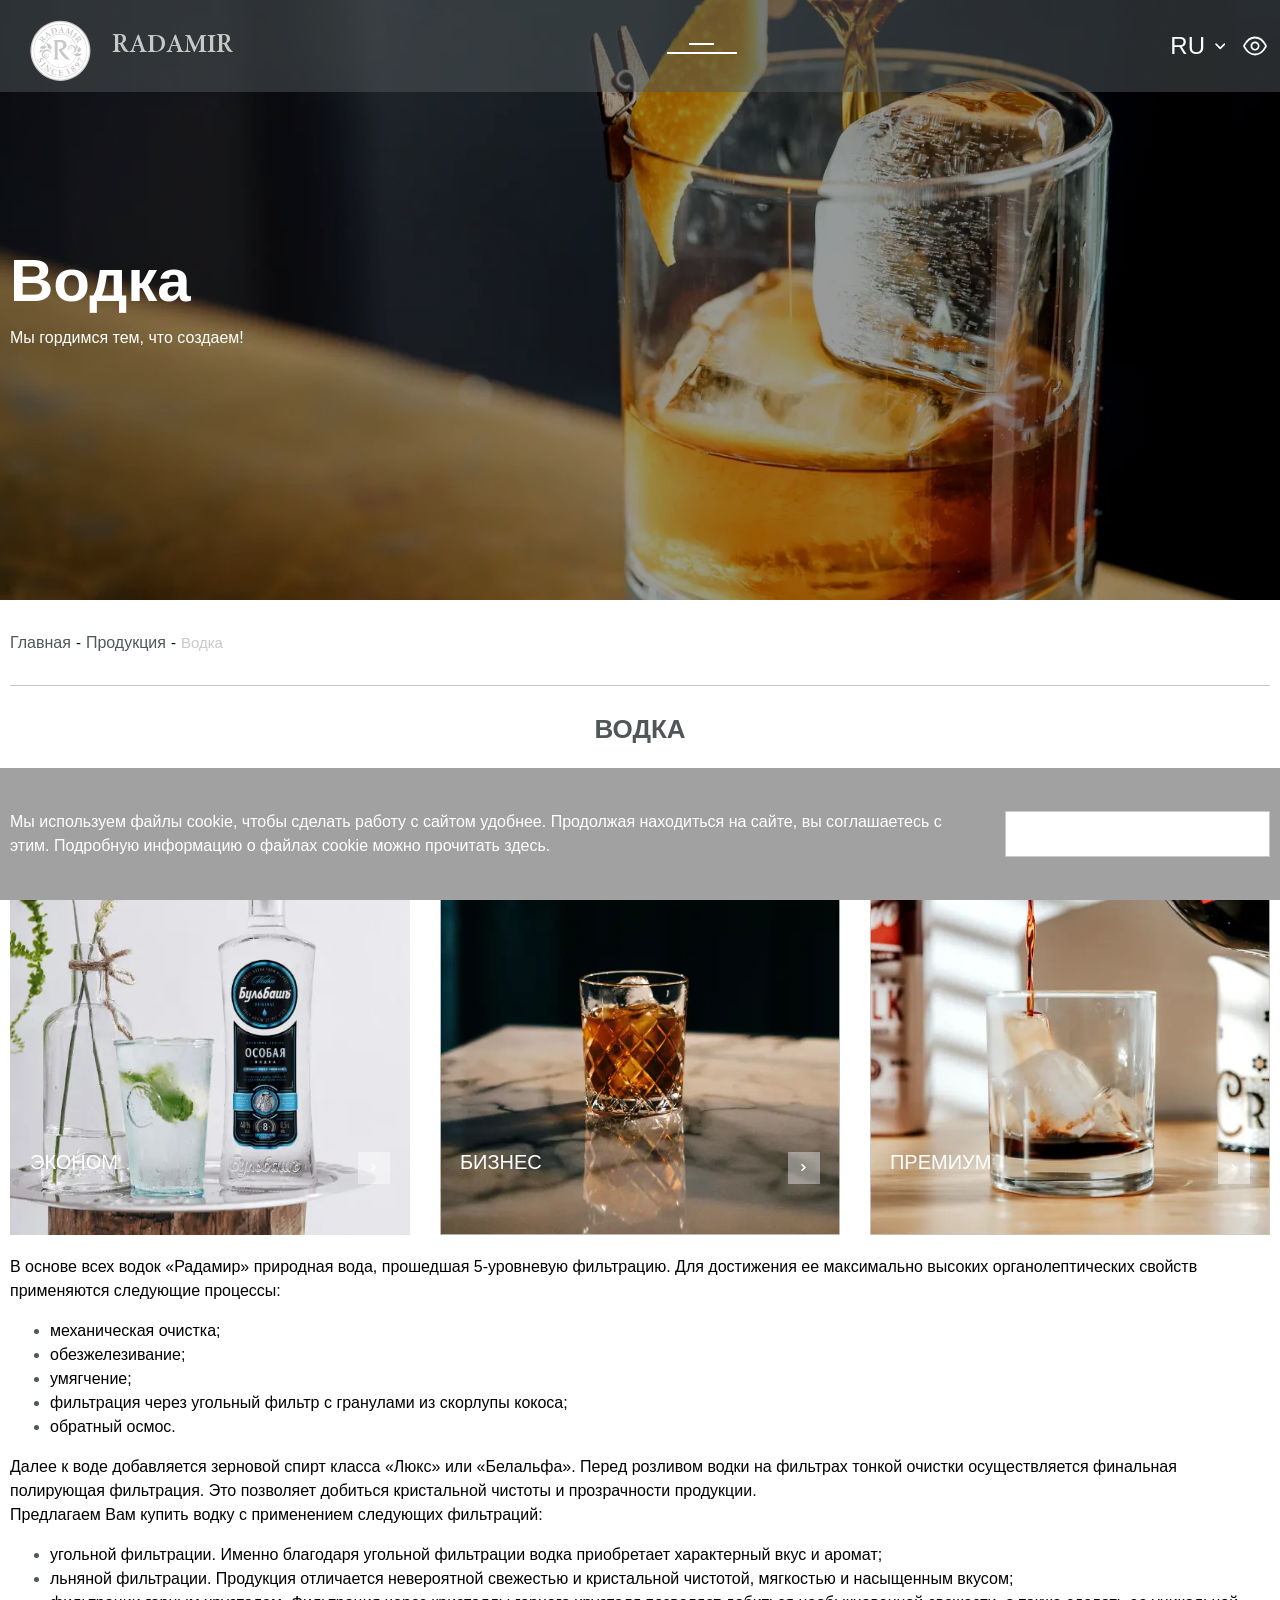
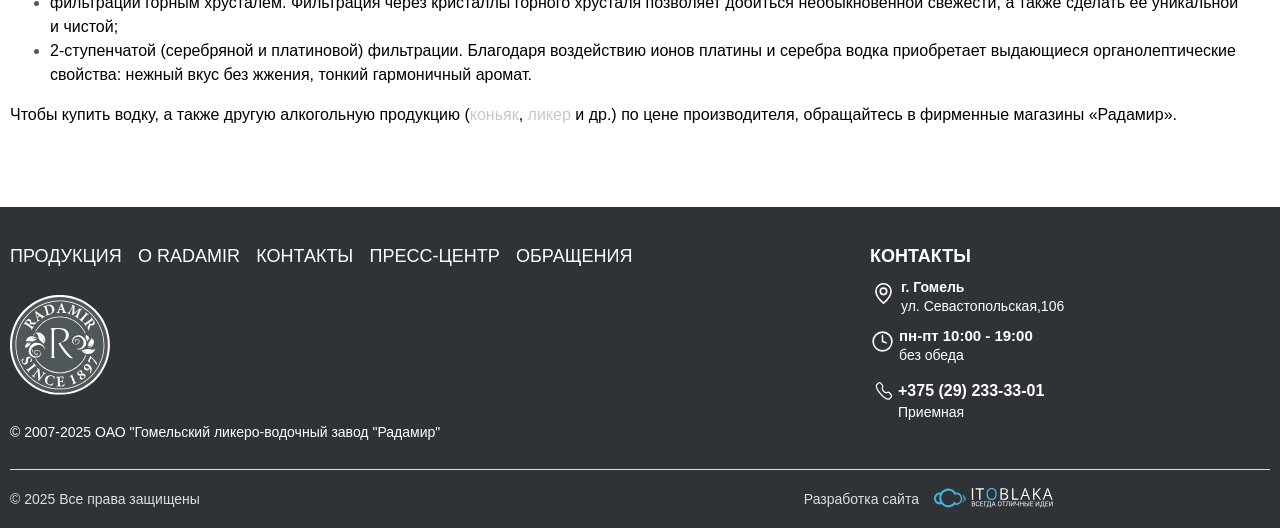
<file: production-chapter.html>
<!doctype html>
<html lang="ru">

<head>
	<meta charset="UTF-8">
	<meta name="viewport" content="width=device-width, initial-scale=1.0">
	<!-- favicon -->
	<link rel="apple-touch-icon" sizes="180x180" href="/apple-touch-icon.webp">
	<link rel="manifest" href="/site.webmanifest">
	<!-- <style>body{opacity: 0;}</style> -->
	<link rel="stylesheet" href="css/style.min.css?_v=20250123150027">
	<!-- SEO -->
	<meta name="description" content="">
	<meta name="keywords" content="">
	<meta property="og:type" content="website">
	<meta property="og:url" content="">
	<meta property="og:title" content="">
	<meta property="og:description" content="">
	<meta property="og:image" content="">
	<!-- robots -->
	<!-- <meta name="robots" content="index">
	<meta name="robots" content="index, nofollow">
	<meta name="robots" content="noindex">
	<meta name="robots" content="follow">
	<meta name="robots" content="nofollow">
	<meta name="robots" content="all">
	<meta name="googlebot" content="index">
	<meta name="yandex" content="noindex"> -->

	<title>ITOblaka</title>

</head>


<body>
	<div class="wrapper detail-page">
		<header class="header header_menu-left header_absolute" data-fixed>
			<div class="header__container">
				<div class="header__top">
					<div class="header__logo logo">
						<a class="logo__logo" href="#">
							<img src="img/svg/logo-white.svg" alt="logo">
						</a>
						<div class="logo__slogan">Radamir</div>
					</div>

					<div class="header__menu menu">
						<button type="button" class="menu__icon icon-menu">
							<span></span>
						</button>
					</div>

					<div class="header__control header-control">
						<div class="language">
							<div class="language__head">
								<div class="language__text">RU</div>
								<div class="language__icon">
									<svg>
										<use xlink:href="img/icons/icons.svg#arrowCircled"></use>
									</svg>
								</div>
							</div>
							<div class="language__body">
								<div class="language__list">
									<div class="language__item">
										<div class="language__flag flag_blr"></div>
										<button class="language__text">BY</button>
									</div>
									<div class="language__item">
										<div class="language__flag flag_eng"></div>
										<button class="language__text">ENG</button>
									</div>
								</div>
							</div>
						</div>

						<div class="eye">
							<button class="eye__icon">
								<svg>
									<use xlink:href="img/icons/icons.svg#eye"></use>
								</svg>
							</button>
						</div>
					</div>
				</div>
			</div>
		</header>


		<div class="detail-page__wrapper">
			<section class="preview">
				<div class="preview__bg">
					<img class='preview__img' src="img/generalBanner/generalBanner.webp" alt="page banner">
				</div>
				<div class="preview__container">
					<div class="preview__description">
						<div class="preview__title">
							<h1>Водка</h1>
						</div>
						<div class="preview__text">
							Мы гордимся тем, что создаем!
						</div>
					</div>
				</div>
			</section>
			<div class="detail-page__container">
				<div class="bread">
					<ul class='bread__list'>
						<li class='bread__item'><a class='bread__link' href="#">Главная</a></li>
						<li class="bread__divider">-</li>
						<li class='bread__item'><a class='bread__link' href="#">Продукция</a></li>
						<li class="bread__divider">-</li>
						<li class='bread__item'>Водка</li>
					</ul>
				</div>
			</div>
		</div>

		<main class="detail-page__main main">
			<div class="main__container">
				<div class="main__inner">
					<!-- page-content -->
					<div class="main__content">
						<!-- Include content-->
						<div class="main__item">
							<section class="block directions">
								<div class="block__container">
									<div class="block__wrapper">
										<div class="block__inner">
											<div class="block__head">
												<h2 class="block__title">Водка</h2>
												<div class="block__reference reference">
													<a href="#" class="reference__link">
														<p class="reference__text">Смотреть все</p>
														<div class="reference__img">
															<svg class="reference__svg">
																<use xlink:href="img/icons/icons.svg#menuArrow"></use>
															</svg>
														</div>
													</a>
												</div>
											</div>
											<div class="block__body">
												<div class="block__content">
													<!-- Изменяющийся контент -->
													<div class="directions__list">
														<!-- 1 -->
														<div class="directions__cell">
															<div class="directions__item">
																<a href="#" class='hover__link'></a>

																<div class="hover__bg">
																	<div class="hover__overlay"></div>
																	<img src="img/directions/directions1.webp" alt="projects image">
																</div>

																<div class="hover__wrapper">
																	<div class="hover__title">ЭКОНОМ</div>
																	<div class="hover__decorate decorate">
																		<svg class="decorate__svg">
																			<use xlink:href="img/icons/icons.svg#arrow"></use>
																		</svg>
																	</div>
																</div>
															</div>
														</div>
														<!-- 2 -->
														<div class="directions__cell">
															<div class="directions__item">
																<a href="#" class='hover__link'></a>

																<div class="hover__bg">
																	<div class="hover__overlay"></div>
																	<img src="img/directions/directions2.webp" alt="projects image">
																</div>

																<div class="hover__wrapper">
																	<div class="hover__title">БИЗНЕС</div>
																	<div class="hover__decorate decorate">
																		<svg class="decorate__svg">
																			<use xlink:href="img/icons/icons.svg#arrow"></use>
																		</svg>
																	</div>
																</div>
															</div>
														</div>
														<!-- 3 -->
														<div class="directions__cell">
															<div class="directions__item">
																<a href="#" class='hover__link'></a>

																<div class="hover__bg">
																	<div class="hover__overlay"></div>
																	<img src="img/directions/directions3.webp" alt="projects image">
																</div>

																<div class="hover__wrapper">
																	<div class="hover__title">ПРЕМИУМ</div>
																	<div class="hover__decorate decorate">
																		<svg class="decorate__svg">
																			<use xlink:href="img/icons/icons.svg#arrow"></use>
																		</svg>
																	</div>
																</div>
															</div>
														</div>

													</div>
												</div>
											</div>
										</div>

									</div>
								</div>
							</section>
						</div>
						<div class="main__item">
							<div class="main__item">
								<div class="text_general">
									<p> В основе всех водок «Радамир» природная вода, прошедшая 5-уровневую фильтрацию. Для достижения ее максимально
										высоких органолептических свойств применяются следующие процессы:</p>
									<ul>
										<li>механическая очистка;</li>
										<li>обезжелезивание;</li>
										<li>умягчение;</li>
										<li>фильтрация через угольный фильтр с гранулами из скорлупы кокоса;</li>
										<li>обратный осмос.</li>
									</ul>

									<p>Далее к воде добавляется зерновой спирт класса «Люкс» или «Белальфа». Перед розливом водки на фильтрах тонкой
										очистки осуществляется финальная полирующая фильтрация. Это позволяет добиться кристальной чистоты
										и прозрачности продукции.</p>

									<p>Предлагаем Вам купить водку с применением следующих фильтраций:</p>
									<ul>
										<li>угольной фильтрации. Именно благодаря угольной фильтрации водка приобретает характерный вкус и аромат;
										</li>
										<li>льняной фильтрации. Продукция отличается невероятной свежестью и кристальной чистотой, мягкостью
											и насыщенным
											вкусом;</li>
										<li>фильтрации горным хрусталем. Фильтрация через кристаллы горного хрусталя позволяет добиться необыкновенной
											свежести, а также сделать ее уникальной и чистой;</li>
										<li>
											2-ступенчатой (серебряной и платиновой) фильтрации. Благодаря воздействию ионов платины и серебра водка
											приобретает выдающиеся органолептические свойства: нежный вкус без жжения, тонкий гармоничный аромат.
										</li>
									</ul>
									<p>Чтобы купить водку, а также другую алкогольную продукцию (<a href="#">коньяк</a>, <a href="#">ликер</a> и др.)
										по цене производителя, обращайтесь в фирменные магазины «Радамир».</p>

								</div>
							</div>
						</div>
					</div>
				</div>
			</div>
		</main>

		<footer class="footer">
			<div class="footer__container">
				<div class="footer__content">
					<div class="footer__top footer-top">
						<div class="footer-top__left footer-left">
							<div class="footer-left__navigation">
								<ul class="navigation__list">
									<li class="navigation__item">
										<a href="#" class="navigation__link">ПРОДУКЦИЯ</a>
									</li>
									<li class="navigation__item">
										<a href="#" class="navigation__link">О RADAMIR</a>
									</li>
									<li class="navigation__item">
										<a href="#" class="navigation__link">КОНТАКТЫ</a>
									</li>
									<li class="navigation__item">
										<a href="#" class="navigation__link">ПРЕСС-ЦЕНТР</a>
									</li>
									<li class="navigation__item">
										<a href="#" class="navigation__link">ОБРАЩЕНИЯ</a>
									</li>
								</ul>
							</div>
							<div class="footer-left__logo">
								<div class="logo">
									<a class="logo__logo" href="#">
										<img src="img/svg/logo-footer.svg" alt="logo">
									</a>
								</div>
							</div>
							<div class="footer-left__description">
								© 2007-2025 ОАО "Гомельский ликеро-водочный завод "Радамир"
							</div>
						</div>
						<div class="footer-top__right footer-right">
							<div class="footer-right__title">КОНТАКТЫ</div>
							<div class="address">
								<div class="address__svg icon-wrap">
									<svg class="svg-location">
										<use xlink:href="img/icons/icons.svg#location"></use>
									</svg>
								</div>
								<div class="address__wrapper">
									<div class="address__city">г. Гомель</div>
									<div class="address__street">
										ул. Севастопольская,106
									</div>
								</div>
							</div>
							<div class=" mode">
								<div class="mode__svg icon-wrap">
									<svg class="svg-time">
										<use xlink:href="img/icons/icons.svg#time"></use>
									</svg>
								</div>
								<div class="mode__wrapper">
									<div class="mode__time">пн-пт 10:00 - 19:00</div>
									<div class="mode__regime">без обеда</div>
								</div>
							</div>
							<div class="contacts">
								<div class="contacts__block">
									<!-- phone -->
									<div class="contacts-phone">
										<div class="contacts-phone__wrapper">
											<div class="contacts-phone__svg">
												<svg class="svg-phone">
													<use xlink:href="img/icons/icons.svg#phone"></use>
												</svg>
											</div>
											<a href="tel:+375292333301" class="contacts-phone__link">+375 (29) 233-33-01</a>
										</div>
										<div class="contacts-phone__text">
											Приемная
										</div>
									</div>

								</div>
							</div>
						</div>
					</div>
					<div class="footer__bottom footer-bottom">
						<div class="footer-bottom__content">
							<div class="footer-bottom__copyright">© 2025 Все права защищены</div>

							<div class="footer-bottom__made made">
								<div class="made__text">Разработка сайта</div>
								<a href="#" class="made__logo">
									<img src="img/svg/logoOblaka.svg" alt="made by ITOblaka">
								</a>
							</div>
						</div>
					</div>
				</div>
			</div>
		</footer>

	</div>

	<div class="cookie-plank ">
		<!-- cookie-plank_alternative для второго варианта куки -->
		<div class="cookie-plank__container">
			<div class="cookie-plank__content">
				<div class="cookie-plank__text text_general">
					Мы используем файлы cookie, чтобы сделать работу с сайтом удобнее. Продолжая находиться на сайте, вы соглашаетесь с этим. Подробную
					информацию о файлах cookie можно прочитать здесь.
				</div>
				<div class="cookie-plank__button">
					<button class="button button_width button_width-inverse" data-cookieBtn>
						Принять
					</button>
				</div>
			</div>
		</div>
	</div>

	<div class="aside-menu">
		<div class="aside-menu__overlay"></div>
		<div class="aside-menu__content scroll-vertical">
			<div class="aside-menu__buttons">
				<div class="logo">
					<a class="logo__logo" href="#">
						<img src="img/svg/logo-white.svg" alt="logo">
						<div class="logo__slogan">Radamir</div>
					</a>
				</div>
				<button class="aside-menu__close" type="button">
					<svg class="svg-arrow-close">
						<use xlink:href="img/icons/icons.svg#close"></use>
					</svg>
				</button>
			</div>
			<nav class="aside-menu__body">
				<ul class="aside-menu__list">
					<!-- about -->
					<li class="aside-menu__item">
						<a href="#" class="aside-menu__link">ПРОДУКЦИЯ</a>
						<div class="aside-menu__svg">
							<svg class="svg-arrow-down">
								<use xlink:href="img/icons/icons.svg#menuArrow"></use>
							</svg>
						</div>

						<div class="aside-menu__drop">
							<div class="aside-menu__body scroll-vertical">
								<!-- button -->
								<button class="mobile-back" type="button">
									<svg class="svg-arrow-back">
										<use xlink:href="img/icons/icons.svg#arrow"></use>
									</svg>
									<span>Назад</span>
								</button>
								<!-- title -->
								<div class="aside-menu__title">
									<a href="#">Каталог</a>
								</div>
								<!-- list -->
								<ul class="aside-menu__list">
									<li class="aside-menu__item">
										<a href="#" class="aside-menu__link">Создание сайтов</a>
									</li>
									<li class="aside-menu__item">
										<a href="#" class="aside-menu__link">Разработка интернет-магазинов</a>
									</li>
									<li class="aside-menu__item">
										<a href="#" class="aside-menu__link">Создание корпоративных сайтов</a>
									</li>
									<li class="aside-menu__item">
										<a href="#" class="aside-menu__link">Создание Landing page</a>
									</li>
									<li class="aside-menu__item">
										<a href="#" class="aside-menu__link">
											Разработка сайтов визиток - максимальное количество
										</a>
									</li>
									<li class="aside-menu__item">
										<a href="#" class="aside-menu__link">Реклама и продвижение</a>
										<div class="aside-menu__svg">
											<svg class="svg-arrow-down">
												<use xlink:href="img/icons/icons.svg#menuArrow"></use>
											</svg>
										</div>
										<!-- drop -->
										<div class="aside-menu__drop">
											<div class="aside-menu__body scroll-vertical">
												<!-- button -->
												<button class="mobile-back" type="button">
													<svg class="svg-arrow-back">
														<use xlink:href="img/icons/icons.svg#arrow"></use>
													</svg>
													<span>Назад</span>
												</button>
												<!-- title -->
												<div class="aside-menu__title">
													<a href="#">Реклама и продвижение</a>
												</div>
												<!-- list -->
												<ul class="aside-menu__list">
													<li class="aside-menu__item">
														<a href="#" class="aside-menu__link">Создание сайтов</a>
													</li>
													<li class="aside-menu__item">
														<a href="#" class="aside-menu__link">Разработка интернет-магазинов</a>
													</li>
													<li class="aside-menu__item">
														<a href="#" class="aside-menu__link">Создание корпоративных сайтов</a>
													</li>
													<li class="aside-menu__item">
														<a href="#" class="aside-menu__link">Создание Landing page</a>
													</li>
													<li class="aside-menu__item">
														<a href="#" class="aside-menu__link">
															Разработка сайтов визиток - максимальное количество
														</a>
													</li>
												</ul>
											</div>
										</div>
									</li>
								</ul>
							</div>
						</div>
					</li>
					<!-- service -->
					<li class="aside-menu__item">
						<a href="#" class="aside-menu__link">О RADAMIR</a>
						<div class="aside-menu__svg">
							<svg class="svg-arrow-down">
								<use xlink:href="img/icons/icons.svg#menuArrow"></use>
							</svg>
						</div>
						<div class="aside-menu__drop">
							<div class="aside-menu__body scroll-vertical">
								<!-- button -->
								<button class="mobile-back" type="button">
									<svg class="svg-arrow-back">
										<use xlink:href="img/icons/icons.svg#arrow"></use>
									</svg>
									<span>Назад</span>
								</button>
								<!-- title -->
								<div class="aside-menu__title">
									<a href="#">Каталог</a>
								</div>
								<!-- list -->
								<ul class="aside-menu__list">
									<li class="aside-menu__item">
										<a href="#" class="aside-menu__link">Создание сайтов</a>
									</li>
									<li class="aside-menu__item">
										<a href="#" class="aside-menu__link">Разработка интернет-магазинов</a>
									</li>
									<li class="aside-menu__item">
										<a href="#" class="aside-menu__link">Создание корпоративных сайтов</a>
									</li>
									<li class="aside-menu__item">
										<a href="#" class="aside-menu__link">Создание Landing page</a>
									</li>
									<li class="aside-menu__item">
										<a href="#" class="aside-menu__link">
											Разработка сайтов визиток - максимальное количество
										</a>
									</li>
									<li class="aside-menu__item">
										<a href="#" class="aside-menu__link">Реклама и продвижение</a>
										<div class="aside-menu__svg">
											<svg class="svg-arrow-down">
												<use xlink:href="img/icons/icons.svg#menuArrow"></use>
											</svg>
										</div>
										<!-- drop -->
										<div class="aside-menu__drop">
											<div class="aside-menu__body scroll-vertical">
												<!-- button -->
												<button class="mobile-back" type="button">
													<svg class="svg-arrow-back">
														<use xlink:href="img/icons/icons.svg#arrow"></use>
													</svg>
													<span>Назад</span>
												</button>
												<!-- title -->
												<div class="aside-menu__title">
													<a href="#">Реклама и продвижение</a>
												</div>
												<!-- list -->
												<ul class="aside-menu__list">
													<li class="aside-menu__item">
														<a href="#" class="aside-menu__link">Создание сайтов</a>
													</li>
													<li class="aside-menu__item">
														<a href="#" class="aside-menu__link">Разработка интернет-магазинов</a>
													</li>
													<li class="aside-menu__item">
														<a href="#" class="aside-menu__link">Создание корпоративных сайтов</a>
													</li>
													<li class="aside-menu__item">
														<a href="#" class="aside-menu__link">Создание Landing page</a>
													</li>
													<li class="aside-menu__item">
														<a href="#" class="aside-menu__link">
															Разработка сайтов визиток - максимальное количество
														</a>
													</li>
												</ul>
											</div>
										</div>
									</li>
								</ul>
							</div>
						</div>
					</li>
					<!-- catalog -->
					<li class="aside-menu__item">
						<a href="#" class="aside-menu__link">КОНТАКТЫ</a>
						<div class="aside-menu__svg">
							<svg class="svg-arrow-down">
								<use xlink:href="img/icons/icons.svg#menuArrow"></use>
							</svg>
						</div>
						<div class="aside-menu__drop">
							<div class="aside-menu__body scroll-vertical">
								<!-- button -->
								<button class="mobile-back" type="button">
									<svg class="svg-arrow-back">
										<use xlink:href="img/icons/icons.svg#arrow"></use>
									</svg>
									<span>Назад</span>
								</button>
								<!-- title -->
								<div class="aside-menu__title">
									<a href="#">Каталог</a>
								</div>
								<!-- list -->
								<ul class="aside-menu__list">
									<li class="aside-menu__item">
										<a href="#" class="aside-menu__link">Создание сайтов</a>
									</li>
									<li class="aside-menu__item">
										<a href="#" class="aside-menu__link">Разработка интернет-магазинов</a>
									</li>
									<li class="aside-menu__item">
										<a href="#" class="aside-menu__link">Создание корпоративных сайтов</a>
									</li>
									<li class="aside-menu__item">
										<a href="#" class="aside-menu__link">Создание Landing page</a>
									</li>
									<li class="aside-menu__item">
										<a href="#" class="aside-menu__link">
											Разработка сайтов визиток - максимальное количество
										</a>
									</li>
									<li class="aside-menu__item">
										<a href="#" class="aside-menu__link">Реклама и продвижение</a>
										<div class="aside-menu__svg">
											<svg class="svg-arrow-down">
												<use xlink:href="img/icons/icons.svg#menuArrow"></use>
											</svg>
										</div>
										<!-- drop -->
										<div class="aside-menu__drop">
											<div class="aside-menu__body scroll-vertical">
												<!-- button -->
												<button class="mobile-back" type="button">
													<svg class="svg-arrow-back">
														<use xlink:href="img/icons/icons.svg#arrow"></use>
													</svg>
													<span>Назад</span>
												</button>
												<!-- title -->
												<div class="aside-menu__title">
													<a href="#">Реклама и продвижение</a>
												</div>
												<!-- list -->
												<ul class="aside-menu__list">
													<li class="aside-menu__item">
														<a href="#" class="aside-menu__link">Создание сайтов</a>
													</li>
													<li class="aside-menu__item">
														<a href="#" class="aside-menu__link">Разработка интернет-магазинов</a>
													</li>
													<li class="aside-menu__item">
														<a href="#" class="aside-menu__link">Создание корпоративных сайтов</a>
													</li>
													<li class="aside-menu__item">
														<a href="#" class="aside-menu__link">Создание Landing page</a>
													</li>
													<li class="aside-menu__item">
														<a href="#" class="aside-menu__link">
															Разработка сайтов визиток - максимальное количество
														</a>
													</li>
												</ul>
											</div>
										</div>
									</li>
								</ul>
							</div>
						</div>
					</li>
					<!-- 4 -->
					<li class="aside-menu__item">
						<a href="#" class="aside-menu__link">ПРЕСС-ЦЕНТР</a>
					</li>
					<!-- 5 -->
					<li class="aside-menu__item">
						<a href="#" class="aside-menu__link">обращения</a>
					</li>

				</ul>
			</nav>
			<div class="header-control">
				<div class="language">
					<div class="language__head">
						<div class="language__text">RU</div>
						<div class="language__icon">
							<svg>
								<use xlink:href="img/icons/icons.svg#arrowCircled"></use>
							</svg>
						</div>
					</div>
					<div class="language__body">
						<div class="language__list">
							<div class="language__item">
								<div class="language__flag flag_blr"></div>
								<button class="language__text">BY</button>
							</div>
							<div class="language__item">
								<div class="language__flag flag_eng"></div>
								<button class="language__text">ENG</button>
							</div>
						</div>
					</div>
				</div>

				<div class="eye">
					<button class="eye__icon">
						<svg>
							<use xlink:href="img/icons/icons.svg#eye"></use>
						</svg>
					</button>
				</div>
			</div>
		</div>
	</div>

	<div class="overlay"></div>

	<div class="dialogs">
		<!-- call popup -->
		<div id="call" aria-hidden="true" class="popup">
			<div class="popup__wrapper">

				<div class="popup__content">
					<!-- button -->
					<div class="popup__buttons">
						<button data-back type="button" class="popup__back">
							<svg class="svg-arrow-back">
								<use xlink:href="img/icons/icons.svg#arrow-back"></use>
							</svg>
						</button>
						<button data-close type="button" class="popup__close">
							<svg class="svg-arrow-close">
								<use xlink:href="img/icons/icons.svg#close"></use>
							</svg>
						</button>
					</div>
					<!-- title -->
					<div class="popup__text">
						<div class="popup__title">
							Заказать звонок
						</div>
					</div>
					<!-- body -->
					<div class="popup__body">
						<form class="form" data-form>
							<!-- Заголовок -->
							<div class="form__title" data-formTitle hidden>
								Заказать звонок
							</div>
							<!-- Подзаголовок -->
							<div class="form__text">
								Оставьте вашу заявку! Наши менеджеры свяжутся с вами в течение 20 минут!
							</div>
							<!-- Список полей -->
							<div class="form__list">
								<!-- Имя -->
								<div class="form__cell" data-formData>
									<label class="form__label" for='name-call'>Ваше имя*</label>
									<input class="form__input" id='name-call' type="text" required data-required data-validate placeholder="Ваше имя">
								</div>
								<!-- Телефон -->
								<div class="form__cell" data-formData>
									<label class="form__label" for='phone-call'>Телефон*</label>
									<input type="text" class="form__input" id='phone-call' data-required='phone' data-validate required placeholder="+375 (00) 000-00-00">
								</div>
							</div>

							<!-- Checkbox -->
							<div class="checkbox" data-formCheckbox>
								<label for="check-call" class="checkbox__label">
									<span class="checkbox__svg">
										<svg class="checked-svg">
											<use xlink:href="img/icons/icons.svg#checked"></use>
										</svg>
									</span>
									<input type="checkbox" id="check-call" class="checkbox__input" data-required data-validate>
								</label>
								<div class="checkbox__text">
									я согласен(а) на
									<a href="#" class="checkbox__link">обработку персональных данных.</a><br>
									Наш сайт защищен с помощью reCAPTCHA и соответствует
									<a class="checkbox__link" rel="nofollow" href="https://policies.google.com/privacy" target="_blank">Политике
										конфиденциальности</a>
									и <a class="checkbox__link" rel="nofollow" href="https://policies.google.com/terms" target="_blank">Условиям
										использования</a>
									Google.
								</div>
							</div>
							<!-- Button -->
							<div class="form__button" data-formBtn>
								<button disabled type="submit" class="button button_colored button_width">
									Отправить
								</button>
							</div>
						</form>
					</div>
				</div>
			</div>
		</div>

		<!-- service popup -->
		<div id="service" aria-hidden="true" class="popup">
			<div class="popup__wrapper">
				<div class="popup__content">
					<!-- button -->
					<div class="popup__buttons">
						<button data-back type="button" class="popup__back">
							<svg class="svg-arrow-back">
								<use xlink:href="img/icons/icons.svg#arrow-back"></use>
							</svg>
						</button>
						<button data-close type="button" class="popup__close">
							<svg class="svg-arrow-close">
								<use xlink:href="img/icons/icons.svg#close"></use>
							</svg>
						</button>
					</div>
					<!-- title -->

					<div class="popup__text">
						<div class="popup__title">Выбрать услугу</div>

					</div>
					<!-- body -->
					<div class="popup__body">
						<form class="form" data-form>
							<!-- Заголовок -->
							<div class="form__title" data-formTitle hidden>
								Выбрать услугу
							</div>
							<!-- Подзаголовок -->
							<div class="form__text">
								Отправьте заявку и через 10 минут мы свяжемся с вами
							</div>
							<!-- Список полей -->
							<div class="form__list">
								<!-- Имя -->
								<div class="form__cell" data-formData>
									<label class="form__label" for="name-service">Ваше имя*</label>
									<input class="form__input" type="text" name="name" id="name-service" data-required data-validate required placeholder="Ваше имя">
								</div>
								<!-- Телефон -->
								<div class="form__cell" data-formData>
									<label class="form__label" for="phone-service">Ваш телефон*</label>
									<input name="phone" id="phone-service" type="tel" class="form__input" data-required='phone' data-validate required placeholder="+375 (00) 000-00-00">
								</div>
								<!-- Select -->
								<div class="form__cell" data-formSelect>
									<label class="form__label" for="select-service">Выбрать услугу*</label>
									<div class="select">
										<div class="select__svg">
											<svg class="svg-arrow-down">
												<use xlink:href="img/icons/icons.svg#menuArrow"></use>
											</svg>
										</div>
										<select class="select__form" name="form-select" id="select-service" required>
											<option value="" hidden>Выберите нужную услугу</option>
											<option value="1">Услуга 1</option>
											<option value="2">Услуга 2</option>
											<option value="3">Услуга 3</option>
										</select>
									</div>
								</div>
							</div>

							<!-- Checkbox -->
							<div class="form__cell checkbox" data-formCheckbox>
								<label for="check-service" class="checkbox__label">
									<span class="checkbox__svg">
										<svg class="checked-svg">
											<use xlink:href="img/icons/icons.svg#checked"></use>
										</svg>
									</span>
									<input type="checkbox" id="check-service" class="checkbox__input" data-required data-validate>
								</label>
								<div class="checkbox__text">
									я согласен(а) на
									<a href="#" class="checkbox__link">обработку персональных данных.</a><br>
									Наш сайт защищен с помощью reCAPTCHA и соответствует
									<a class="checkbox__link" rel="nofollow" href="https://policies.google.com/privacy" target="_blank">Политике
										конфиденциальности</a>

									и <a class="checkbox__link" rel="nofollow" href="https://policies.google.com/terms" target="_blank">Условиям
										использования</a>
									Google.
								</div>
							</div>
							<!-- Button -->
							<div class="form__button" data-formBtn>
								<button disabled="" type="submit" class="button button_colored button_width">
									Выбрать
								</button>
							</div>
						</form>
					</div>
				</div>
			</div>
		</div>

		<div id="product" aria-hidden="true" class="popup">
			<div class="popup__wrapper">
				<div class="popup__content">
					<!-- button -->
					<div class="popup__buttons">
						<button data-back type="button" class="popup__back">
							<svg class="svg-arrow-back">
								<use xlink:href="img/icons/icons.svg#arrow-back"></use>
							</svg>
						</button>
						<button data-close type="button" class="popup__close">
							<svg class="svg-arrow-close">
								<use xlink:href="img/icons/icons.svg#close"></use>
							</svg>
						</button>
					</div>
					<!-- title -->

					<div class="popup__text">
						<div class="popup__title">Купить в 1 клик</div>
					</div>
					<!-- body -->
					<div class="popup__body">
						<form class="form" data-form>
							<!-- Заголовок -->
							<div class="form__title" data-formTitle hidden>
								Выбрать услугу
							</div>
							<!-- Подзаголовок -->
							<div class="form__text">
								Заполните форму и мы свяжемся с вами в течение 20 минут.
							</div>
							<!-- Список полей -->
							<div class="form__list">
								<!-- Имя -->
								<div class="form__cell" data-formData>
									<label class="form__label" for="name-product">Ваше имя*</label>
									<input class="form__input" type="text" name="name" id="name-product" data-required data-validate required placeholder="Ваше имя">
								</div>
								<!-- Телефон -->
								<div class="form__cell" data-formData>
									<label class="form__label" for="phone-product">Ваш телефон*</label>
									<input name="phone" id="phone-product" type="tel" class="form__input" data-required='phone' data-validate required placeholder="+375 (00) 000-00-00">
								</div>
								<!-- Select -->
								<div class="form__cell" data-formSelect>
									<label class="form__label" for="select-product">Товар*</label>
									<div class="select">
										<div class="select__svg">
											<svg class="svg-arrow-down">
												<use xlink:href="img/icons/icons.svg#menuArrow"></use>
											</svg>
										</div>
										<select class="select__form" name="form-select" id="select-product" required>
											<option value="" hidden>Выберите нужный товар</option>
											<option value="1">Товар 1</option>
											<option value="2">Товар 2</option>
											<option value="3">Товар 3</option>
										</select>
									</div>
								</div>
							</div>

							<!-- Checkbox -->
							<div class="form__cell checkbox" data-formCheckbox>
								<label for="check-product" class="checkbox__label">
									<span class="checkbox__svg">
										<svg class="checked-svg">
											<use xlink:href="img/icons/icons.svg#checked"></use>
										</svg>
									</span>
									<input type="checkbox" id="check-product" class="checkbox__input" data-required data-validate>
								</label>
								<div class="checkbox__text">
									я согласен(а) на
									<a href="#" class="checkbox__link">обработку персональных данных.</a><br>
									Наш сайт защищен с помощью reCAPTCHA и соответствует
									<a class="checkbox__link" rel="nofollow" href="https://policies.google.com/privacy" target="_blank">Политике
										конфиденциальности</a>

									и <a class="checkbox__link" rel="nofollow" href="https://policies.google.com/terms" target="_blank">Условиям
										использования</a>
									Google.
								</div>
							</div>
							<!-- Button -->
							<div class="form__button" data-formBtn>
								<button disabled="" type="submit" class="button button_colored button_width">
									Выбрать
								</button>
							</div>
						</form>
					</div>
				</div>
			</div>
		</div>

		<!-- message popup -->
		<div id="message" aria-hidden="true" class="popup">
			<div class="popup__wrapper">
				<div class="popup__content">
					<!-- button -->
					<div class="popup__buttons">
						<button data-back type="button" class="popup__back">
							<svg class="svg-arrow-back">
								<use xlink:href="img/icons/icons.svg#arrow-back"></use>
							</svg>
						</button>
						<button data-close type="button" class="popup__close">
							<svg class="svg-arrow-close">
								<use xlink:href="img/icons/icons.svg#close"></use>
							</svg>
						</button>
					</div>
					<!-- title -->
					<div class="popup__text">
						<div class="popup__title">Задать вопрос</div>
					</div>

					<!-- body -->
					<div class="popup__body">
						<form class="form" data-form>
							<!-- Заголовок -->
							<div class="form__title" data-formTitle hidden>
								Задать вопрос
							</div>
							<!-- Подзаголовок -->
							<div class="form__text">
								Отправьте нам свой вопрос и мы ответим Вам, в кратчайшие сроки.
							</div>
							<!-- Список полей -->
							<div class="form__list">
								<!-- Имя -->
								<div class="form__cell" data-formData>
									<label class="form__label" for="name-message">Ваше имя*</label>
									<input class="form__input" type="text" name="name" id="name-message" data-required data-validate required placeholder="Ваше имя">
								</div>
								<!-- Телефон -->
								<div class="form__cell" data-formData>
									<label class="form__label" for="phone-message">Ваш телефон*</label>
									<input name="phone" id="phone-message" type="tel" class="form__input" data-required='phone' data-validate required="" placeholder="+375 (00) 000-00-00">
								</div>
								<!-- Email -->
								<div class="form__cell" data-formData>
									<label for="emeil-message">Ваш e-mail*</label>
									<input name="email" id="emeil-message" type="email" class="form__input" data-required='email' data-validate required placeholder="example@mail.org">
								</div>
								<!-- textarea -->
								<div class="form__cell" data-textArea>
									<label for='textarea-message'>Текст сообщения</label>
									<textarea rows="5" spellcheck="true" id="textarea-message" required></textarea>
								</div>
							</div>

							<!-- Checkbox -->
							<div class="form__cell checkbox" data-formCheckbox>
								<label for="check-message" class="checkbox__label">
									<span class="checkbox__svg">
										<svg class="checked-svg">
											<use xlink:href="img/icons/icons.svg#checked"></use>
										</svg>
									</span>
									<input type="checkbox" id="check-message" class="checkbox__input" data-required data-validate>
								</label>
								<div class="checkbox__text">
									я согласен(а) на
									<a href="#" class="checkbox__link">обработку персональных данных.</a><br>
									Наш сайт защищен с помощью reCAPTCHA и соответствует
									<a class="checkbox__link" rel="nofollow" href="https://policies.google.com/privacy" target="_blank">Политике
										конфиденциальности</a>

									и <a class="checkbox__link" rel="nofollow" href="https://policies.google.com/terms" target="_blank">Условиям
										использования</a>
									Google.
								</div>
							</div>
							<!-- Button -->
							<div class="form__button" data-formBtn>
								<button disabled type="submit" class="button button_colored button_width">
									Отправить
								</button>
							</div>
						</form>
					</div>
				</div>
			</div>
		</div>

		<!-- resume popup -->
		<div id="resume" aria-hidden="true" class="popup">
			<div class="popup__wrapper">
				<div class="popup__content">
					<!-- button -->
					<div class="popup__buttons">
						<button data-back type="button" class="popup__back">
							<svg class="svg-arrow-back">
								<use xlink:href="img/icons/icons.svg#arrow-back"></use>
							</svg>
						</button>
						<button data-close type="button" class="popup__close">
							<svg class="svg-arrow-close">
								<use xlink:href="img/icons/icons.svg#close"></use>
							</svg>
						</button>
					</div>
					<!-- title -->
					<div class="popup__text">
						<div class="popup__title">Отправить резюме</div>
					</div>
					<!-- body -->
					<div class="popup__body">
						<form class="form" data-form>
							<!-- Заголовок -->
							<div class="form__title" data-formTitle hidden>
								Отправить резюме
							</div>

							<!-- Список полей -->
							<div class="form__list">
								<!-- Имя -->
								<div class="form__cell" data-formData>
									<label class="form__label" for="name-resume">Ваше имя и фамилия*</label>
									<input class="form__input" type="text" name="name" id="name-resume" data-required data-validate required placeholder="Ваше имя">
								</div>
								<!-- Должность  -->
								<div class="form__cell" data-formData>
									<label class="form__label" for="position-resume">Желаемая должность*</label>
									<input class="form__input" type="text" name="name" id="position-resume" data-required data-validate required placeholder="Frontend Developer">
								</div>
								<!-- Резюме -->
								<div class="form__cell" data-formFile>
									<label for='file-resume'>Ваше резюме</label>
									<input type="file" name="file" id="file-resume" class="upload" data-required data-validate required>
									<div class="upload__wrapper">
										<button type="button" class="upload__button">
											<svg class='upload__svg'>
												<use xlink:href="img/icons/icons.svg#clip"></use>
											</svg>
											Прикрепить файл
											<span class="upload__name"></span>
										</button>
									</div>
								</div>
								<!-- Email -->
								<div class="form__cell" data-formData>
									<label for="emeil-resume">Ваш e-mail*</label>
									<input name="email" id="emeil-resume" type="email" class="form__input" data-required='email' data-validate required placeholder="example@mail.org">
								</div>
								<!-- Телефон -->
								<div class="form__cell" data-formData>
									<label class="form__label" for="phone-resume">Ваш телефон*</label>
									<input name="phone" id="phone-resume" type="tel" class="form__input" data-required='phone' data-validate required placeholder="+375 (00) 000-00-00">
								</div>

								<!-- textarea -->
								<div class="form__cell" data-textArea>
									<label for='textarea-resume'>Сопроводительное письмо</label>
									<textarea rows="5" spellcheck="true" id="textarea-resume" required></textarea>
								</div>
							</div>

							<!-- Checkbox -->
							<div class="form__cell checkbox" data-formCheckbox>
								<label for="check-resume" class="checkbox__label">
									<span class="checkbox__svg">
										<svg class="checked-svg">
											<use xlink:href="img/icons/icons.svg#checked"></use>
										</svg>
									</span>
									<input type="checkbox" id="check-resume" class="checkbox__input" data-required data-validate>
								</label>
								<div class="checkbox__text">
									я согласен(а) на
									<a href="#" class="checkbox__link">обработку персональных данных.</a><br>
									Наш сайт защищен с помощью reCAPTCHA и соответствует
									<a class="checkbox__link" rel="nofollow" href="https://policies.google.com/privacy" target="_blank">Политике
										конфиденциальности</a>

									и <a class="checkbox__link" rel="nofollow" href="https://policies.google.com/terms" target="_blank">Условиям
										использования</a>
									Google.
								</div>
							</div>
							<!-- Button -->
							<div class="form__button" data-formBtn>
								<button disabled type="submit" class="button button_colored button_width">
									Отправить
								</button>
							</div>
						</form>
					</div>
				</div>
			</div>
		</div>

		<!-- current resume popup -->
		<div id="current-resume" aria-hidden="true" class="popup">
			<div class="popup__wrapper">
				<div class="popup__content">
					<!-- button -->
					<div class="popup__buttons">
						<button data-back type="button" class="popup__back">
							<svg class="svg-arrow-back">
								<use xlink:href="img/icons/icons.svg#arrow-back"></use>
							</svg>
						</button>
						<button data-close type="button" class="popup__close">
							<svg class="svg-arrow-close">
								<use xlink:href="img/icons/icons.svg#close"></use>
							</svg>
						</button>
					</div>
					<!-- title -->
					<div class="popup__text">
						<div class="popup__title">Отправить резюме</div>
					</div>
					<!-- body -->
					<div class="popup__body">
						<form class="form" data-form>
							<!-- Заголовок -->
							<div class="form__title" data-formTitle hidden>
								Отправить резюме
							</div>

							<!-- Список полей -->
							<div class="form__list">
								<!-- Имя -->
								<div class="form__cell" data-formData>
									<label class="form__label" for="name-current-resume">Ваше имя и фамилия*</label>
									<input class="form__input" type="text" name="name" id="name-current-resume" data-required data-validate required placeholder="Ваше имя">
								</div>
								<!-- Должность  -->
								<div class="form__cell" data-formData>
									<label class="form__label" for="position-current-resume">Должность</label>
									<input class="form__input" type="text" name="position" id="position-current-resume" required placeholder="Frontend Developer">
								</div>
								<!-- Резюме -->
								<div class="form__cell" data-formFile>
									<label for='file-current-resume'>Ваше резюме</label>
									<input type="file" name="file" id="file-current-resume" class="upload" required>
									<div class="upload__wrapper">
										<button type="button" class="upload__button">
											<svg class='upload__svg'>
												<use xlink:href="img/icons/icons.svg#clip"></use>
											</svg>
											Прикрепить файл
											<span class="upload__name"></span>
										</button>
									</div>
								</div>
								<!-- Email -->
								<div class="form__cell" data-formData>
									<label for="emeil-current-resume">Ваш e-mail*</label>
									<input name="email" id="emeil-current-resume" type="email" class="form__input" data-required='email' data-validate required placeholder="example@mail.org">
								</div>
								<!-- Телефон -->
								<div class="form__cell" data-formData>
									<label class="form__label" for="phone-current-resume">Ваш телефон*</label>
									<input name="phone" id="phone-current-resume" type="tel" class="form__input" data-required='phone' data-validate required placeholder="+375 (00) 000-00-00">
								</div>

								<!-- textarea -->
								<div class="form__cell" data-textArea>
									<label for='textarea-current-resume'>Сопроводительное письмо</label>
									<textarea rows="5" spellcheck="true" id="textarea-current-resume" required></textarea>
								</div>
							</div>

							<!-- Checkbox -->
							<div class="form__cell checkbox" data-formCheckbox>
								<label for="check-current-resume" class="checkbox__label">
									<span class="checkbox__svg">
										<svg class="checked-svg">
											<use xlink:href="img/icons/icons.svg#checked"></use>
										</svg>
									</span>
									<input type="checkbox" id="check-current-resume" class="checkbox__input" data-required data-validate>
								</label>
								<div class="checkbox__text">
									я согласен(а) на
									<a href="#" class="checkbox__link">обработку персональных данных.</a><br>
									Наш сайт защищен с помощью reCAPTCHA и соответствует
									<a class="checkbox__link" rel="nofollow" href="https://policies.google.com/privacy" target="_blank">Политике
										конфиденциальности</a>

									и <a class="checkbox__link" rel="nofollow" href="https://policies.google.com/terms" target="_blank">Условиям
										использования</a>
									Google.
								</div>
							</div>
							<!-- Button -->
							<div class="form__button" data-formBtn>
								<button disabled type="submit" class="button button_colored button_width">
									Отправить
								</button>
							</div>
						</form>
					</div>
				</div>
			</div>
		</div>

		<!-- Thank -->
		<div id="thank" aria-hidden="true" class="popup">
			<div class="popup__wrapper">
				<div class="popup__content">
					<!-- button -->
					<div class="popup__buttons">
						<button data-back type="button" class="popup__back">
							<svg class="svg-arrow-back">
								<use xlink:href="img/icons/icons.svg#arrow-back"></use>
							</svg>
						</button>
						<button data-close type="button" class="popup__close">
							<svg class="svg-arrow-close">
								<use xlink:href="img/icons/icons.svg#close"></use>
							</svg>
						</button>
					</div>
					<!-- title -->
					<div class="popup__text">
						<div class="popup__title">
							Спасибо!!!
						</div>
						<div class="popup__subtitle">
							Мы получили вашу заявки! Наши менеджеры свяжутся с вами в течение 20 минут!
						</div>
					</div>
				</div>
			</div>
		</div>

	</div>

	<script src="js/app.min.js?_v=20250123150027"></script>

</body>

</html>
</file>
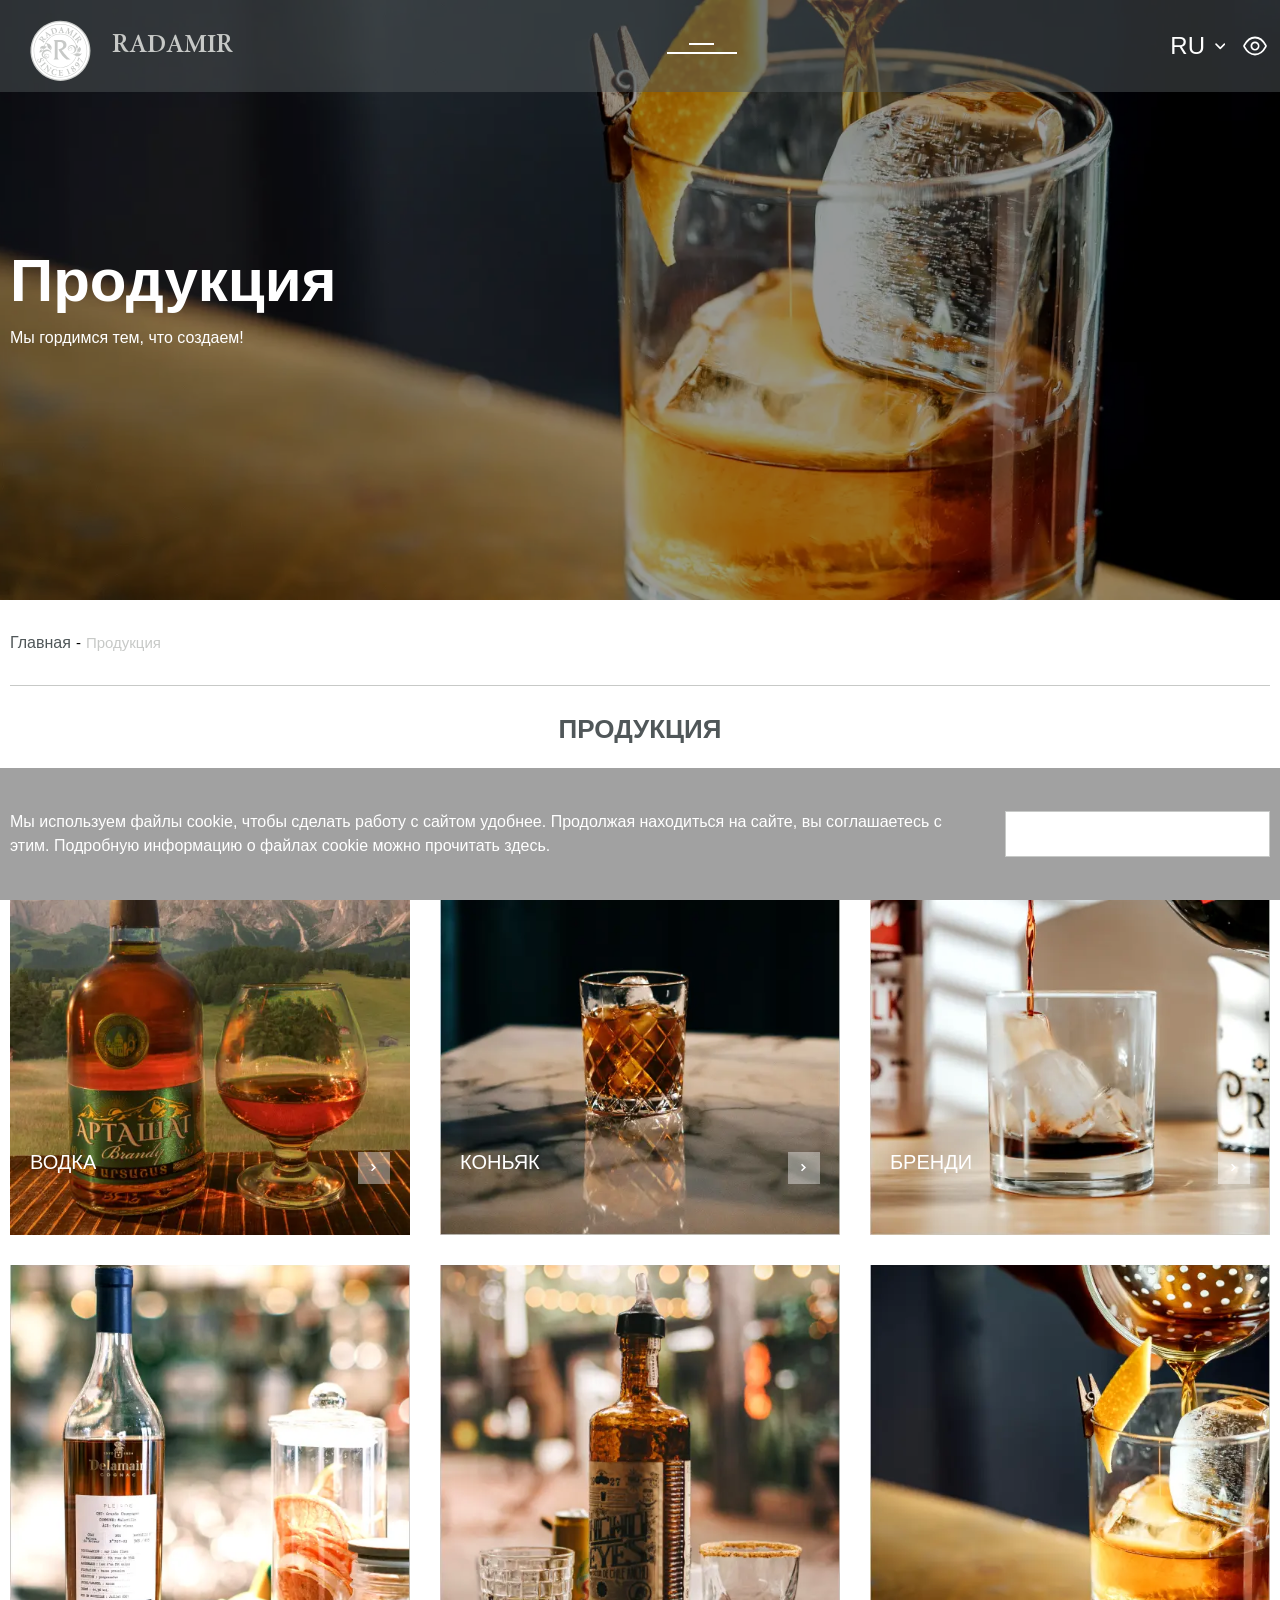
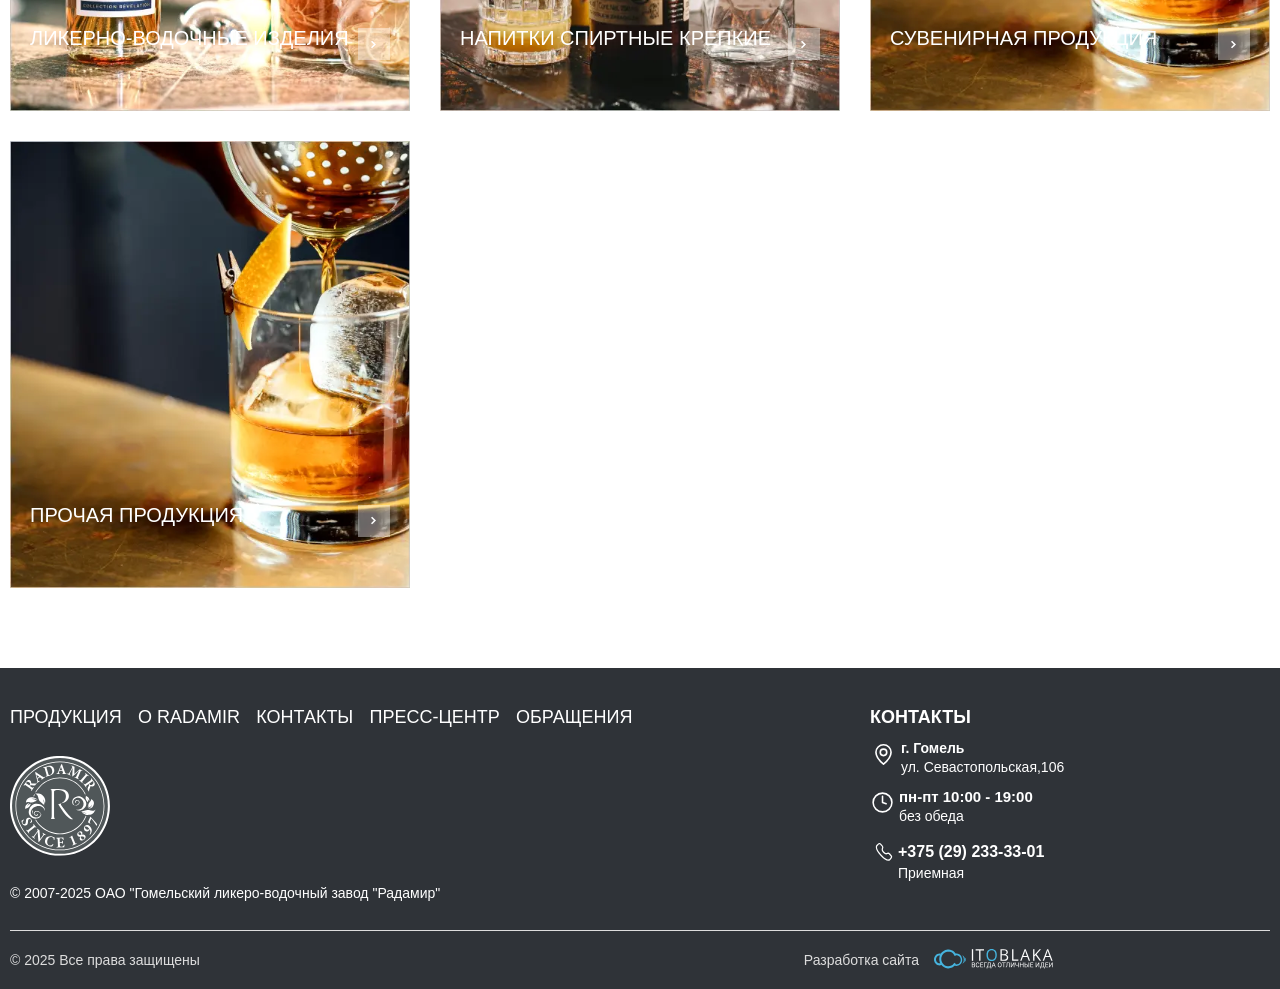
<file: production.html>
<!doctype html>
<html lang="ru">

<head>
	<meta charset="UTF-8">
	<meta name="viewport" content="width=device-width, initial-scale=1.0">
	<!-- favicon -->
	<link rel="apple-touch-icon" sizes="180x180" href="/apple-touch-icon.webp">
	<link rel="manifest" href="/site.webmanifest">
	<!-- <style>body{opacity: 0;}</style> -->
	<link rel="stylesheet" href="css/style.min.css?_v=20250123150027">
	<!-- SEO -->
	<meta name="description" content="">
	<meta name="keywords" content="">
	<meta property="og:type" content="website">
	<meta property="og:url" content="">
	<meta property="og:title" content="">
	<meta property="og:description" content="">
	<meta property="og:image" content="">
	<!-- robots -->
	<!-- <meta name="robots" content="index">
	<meta name="robots" content="index, nofollow">
	<meta name="robots" content="noindex">
	<meta name="robots" content="follow">
	<meta name="robots" content="nofollow">
	<meta name="robots" content="all">
	<meta name="googlebot" content="index">
	<meta name="yandex" content="noindex"> -->

	<title>ITOblaka</title>

</head>


<body>
	<div class="wrapper detail-page">
		<header class="header header_menu-left header_absolute" data-fixed>
			<div class="header__container">
				<div class="header__top">
					<div class="header__logo logo">
						<a class="logo__logo" href="#">
							<img src="img/svg/logo-white.svg" alt="logo">
						</a>
						<div class="logo__slogan">Radamir</div>
					</div>

					<div class="header__menu menu">
						<button type="button" class="menu__icon icon-menu">
							<span></span>
						</button>
					</div>

					<div class="header__control header-control">
						<div class="language">
							<div class="language__head">
								<div class="language__text">RU</div>
								<div class="language__icon">
									<svg>
										<use xlink:href="img/icons/icons.svg#arrowCircled"></use>
									</svg>
								</div>
							</div>
							<div class="language__body">
								<div class="language__list">
									<div class="language__item">
										<div class="language__flag flag_blr"></div>
										<button class="language__text">BY</button>
									</div>
									<div class="language__item">
										<div class="language__flag flag_eng"></div>
										<button class="language__text">ENG</button>
									</div>
								</div>
							</div>
						</div>

						<div class="eye">
							<button class="eye__icon">
								<svg>
									<use xlink:href="img/icons/icons.svg#eye"></use>
								</svg>
							</button>
						</div>
					</div>
				</div>
			</div>
		</header>


		<div class="detail-page__wrapper">
			<section class="preview">
				<div class="preview__bg">
					<img class='preview__img' src="img/generalBanner/generalBanner.webp" alt="page banner">
				</div>
				<div class="preview__container">
					<div class="preview__description">
						<div class="preview__title">
							<h1>Продукция</h1>
						</div>
						<div class="preview__text">
							Мы гордимся тем, что создаем!
						</div>
					</div>
				</div>
			</section>

			<div class="detail-page__container">
				<div class="bread">
					<ul class='bread__list'>
						<li class='bread__item'><a class='bread__link' href="#">Главная</a></li>
						<li class="bread__divider">-</li>
						<li class='bread__item'>Продукция </li>
					</ul>
				</div>
			</div>
		</div>

		<main class="detail-page__main main">
			<div class="main__container">
				<div class="main__inner">
					<!-- page-content -->
					<div class="main__content">
						<!-- Include content-->
						<div class="main__item">
							<section class="block directions">
								<div class="block__container">
									<div class="block__wrapper">
										<div class="block__inner">
											<div class="block__head">
												<h2 class="block__title">Продукция</h2>
												<div class="block__reference reference">
													<a href="#" class="reference__link">
														<p class="reference__text">Смотреть все</p>
														<div class="reference__img">
															<svg class="reference__svg">
																<use xlink:href="img/icons/icons.svg#menuArrow"></use>
															</svg>
														</div>
													</a>
												</div>
											</div>
											<div class="block__body">
												<div class="block__content">
													<!-- Изменяющийся контент -->
													<div class="directions__list">
														<!-- 1 -->
														<div class="directions__cell">
															<div class="directions__item">
																<a href="#" class='hover__link'></a>

																<div class="hover__bg">
																	<div class="hover__overlay"></div>
																	<img src="img/directions/artashat.webp" alt="projects image">
																</div>

																<div class="hover__wrapper">
																	<div class="hover__title">ВОДКА</div>
																	<div class="hover__decorate decorate">
																		<svg class="decorate__svg">
																			<use xlink:href="img/icons/icons.svg#arrow"></use>
																		</svg>
																	</div>
																</div>
															</div>
														</div>
														<!-- 2 -->
														<div class="directions__cell">
															<div class="directions__item">
																<a href="#" class='hover__link'></a>

																<div class="hover__bg">
																	<div class="hover__overlay"></div>
																	<img src="img/directions/directions2.webp" alt="projects image">
																</div>

																<div class="hover__wrapper">
																	<div class="hover__title">КОНЬЯК</div>
																	<div class="hover__decorate decorate">
																		<svg class="decorate__svg">
																			<use xlink:href="img/icons/icons.svg#arrow"></use>
																		</svg>
																	</div>
																</div>
															</div>
														</div>
														<!-- 3 -->
														<div class="directions__cell">
															<div class="directions__item">
																<a href="#" class='hover__link'></a>

																<div class="hover__bg">
																	<div class="hover__overlay"></div>
																	<img src="img/directions/directions3.webp" alt="projects image">
																</div>

																<div class="hover__wrapper">
																	<div class="hover__title">БРЕНДИ</div>
																	<div class="hover__decorate decorate">
																		<svg class="decorate__svg">
																			<use xlink:href="img/icons/icons.svg#arrow"></use>
																		</svg>
																	</div>
																</div>
															</div>
														</div>
														<!-- 4 -->
														<div class="directions__cell">
															<div class="directions__item">
																<a href="#" class='hover__link'></a>

																<div class="hover__bg">
																	<div class="hover__overlay"></div>
																	<img src="img/directions/directions4.webp" alt="projects image">
																</div>

																<div class="hover__wrapper">
																	<div class="hover__title">Ликерно-водочные изделия</div>
																	<div class="hover__decorate decorate">
																		<svg class="decorate__svg">
																			<use xlink:href="img/icons/icons.svg#arrow"></use>
																		</svg>
																	</div>
																</div>
															</div>
														</div>
														<!-- 5 -->
														<div class="directions__cell">
															<div class="directions__item">
																<a href="#" class='hover__link'></a>

																<div class="hover__bg">
																	<div class="hover__overlay"></div>
																	<img src="img/directions/directions5.webp" alt="projects image">
																</div>

																<div class="hover__wrapper">
																	<div class="hover__title">НАПИТКИ СПИРТНЫЕ КРЕПКИЕ</div>
																	<div class="hover__decorate decorate">
																		<svg class="decorate__svg">
																			<use xlink:href="img/icons/icons.svg#arrow"></use>
																		</svg>
																	</div>
																</div>
															</div>
														</div>
														<!-- 6 -->
														<div class="directions__cell">
															<div class="directions__item">
																<a href="#" class='hover__link'></a>

																<div class="hover__bg">
																	<div class="hover__overlay"></div>
																	<img src="img/directions/directions6.webp" alt="projects image">
																</div>

																<div class="hover__wrapper">
																	<div class="hover__title">СУВЕНИРНАЯ ПРОДУКЦИЯ</div>
																	<div class="hover__decorate decorate">
																		<svg class="decorate__svg">
																			<use xlink:href="img/icons/icons.svg#arrow"></use>
																		</svg>
																	</div>
																</div>
															</div>
														</div>
														<!-- 7 -->
														<div class="directions__cell">
															<div class="directions__item">
																<a href="#" class='hover__link'></a>

																<div class="hover__bg">
																	<div class="hover__overlay"></div>
																	<img src="img/directions/directions7.webp" alt="projects image">
																</div>

																<div class="hover__wrapper">
																	<div class="hover__title">ПРОЧАЯ ПРОДУКЦИЯ</div>
																	<div class="hover__decorate decorate">
																		<svg class="decorate__svg">
																			<use xlink:href="img/icons/icons.svg#arrow"></use>
																		</svg>
																	</div>
																</div>
															</div>
														</div>
													</div>

												</div>
											</div>
										</div>

									</div>
								</div>
							</section>

						</div>
					</div>
				</div>
			</div>
		</main>

		<footer class="footer">
			<div class="footer__container">
				<div class="footer__content">
					<div class="footer__top footer-top">
						<div class="footer-top__left footer-left">
							<div class="footer-left__navigation">
								<ul class="navigation__list">
									<li class="navigation__item">
										<a href="#" class="navigation__link">ПРОДУКЦИЯ</a>
									</li>
									<li class="navigation__item">
										<a href="#" class="navigation__link">О RADAMIR</a>
									</li>
									<li class="navigation__item">
										<a href="#" class="navigation__link">КОНТАКТЫ</a>
									</li>
									<li class="navigation__item">
										<a href="#" class="navigation__link">ПРЕСС-ЦЕНТР</a>
									</li>
									<li class="navigation__item">
										<a href="#" class="navigation__link">ОБРАЩЕНИЯ</a>
									</li>
								</ul>
							</div>
							<div class="footer-left__logo">
								<div class="logo">
									<a class="logo__logo" href="#">
										<img src="img/svg/logo-footer.svg" alt="logo">
									</a>
								</div>
							</div>
							<div class="footer-left__description">
								© 2007-2025 ОАО "Гомельский ликеро-водочный завод "Радамир"
							</div>
						</div>
						<div class="footer-top__right footer-right">
							<div class="footer-right__title">КОНТАКТЫ</div>
							<div class="address">
								<div class="address__svg icon-wrap">
									<svg class="svg-location">
										<use xlink:href="img/icons/icons.svg#location"></use>
									</svg>
								</div>
								<div class="address__wrapper">
									<div class="address__city">г. Гомель</div>
									<div class="address__street">
										ул. Севастопольская,106
									</div>
								</div>
							</div>
							<div class=" mode">
								<div class="mode__svg icon-wrap">
									<svg class="svg-time">
										<use xlink:href="img/icons/icons.svg#time"></use>
									</svg>
								</div>
								<div class="mode__wrapper">
									<div class="mode__time">пн-пт 10:00 - 19:00</div>
									<div class="mode__regime">без обеда</div>
								</div>
							</div>
							<div class="contacts">
								<div class="contacts__block">
									<!-- phone -->
									<div class="contacts-phone">
										<div class="contacts-phone__wrapper">
											<div class="contacts-phone__svg">
												<svg class="svg-phone">
													<use xlink:href="img/icons/icons.svg#phone"></use>
												</svg>
											</div>
											<a href="tel:+375292333301" class="contacts-phone__link">+375 (29) 233-33-01</a>
										</div>
										<div class="contacts-phone__text">
											Приемная
										</div>
									</div>

								</div>
							</div>
						</div>
					</div>
					<div class="footer__bottom footer-bottom">
						<div class="footer-bottom__content">
							<div class="footer-bottom__copyright">© 2025 Все права защищены</div>

							<div class="footer-bottom__made made">
								<div class="made__text">Разработка сайта</div>
								<a href="#" class="made__logo">
									<img src="img/svg/logoOblaka.svg" alt="made by ITOblaka">
								</a>
							</div>
						</div>
					</div>
				</div>
			</div>
		</footer>

	</div>

	<div class="cookie-plank ">
		<!-- cookie-plank_alternative для второго варианта куки -->
		<div class="cookie-plank__container">
			<div class="cookie-plank__content">
				<div class="cookie-plank__text text_general">
					Мы используем файлы cookie, чтобы сделать работу с сайтом удобнее. Продолжая находиться на сайте, вы соглашаетесь с этим. Подробную
					информацию о файлах cookie можно прочитать здесь.
				</div>
				<div class="cookie-plank__button">
					<button class="button button_width button_width-inverse" data-cookieBtn>
						Принять
					</button>
				</div>
			</div>
		</div>
	</div>

	<div class="aside-menu">
		<div class="aside-menu__overlay"></div>
		<div class="aside-menu__content scroll-vertical">
			<div class="aside-menu__buttons">
				<div class="logo">
					<a class="logo__logo" href="#">
						<img src="img/svg/logo-white.svg" alt="logo">
						<div class="logo__slogan">Radamir</div>
					</a>
				</div>
				<button class="aside-menu__close" type="button">
					<svg class="svg-arrow-close">
						<use xlink:href="img/icons/icons.svg#close"></use>
					</svg>
				</button>
			</div>
			<nav class="aside-menu__body">
				<ul class="aside-menu__list">
					<!-- about -->
					<li class="aside-menu__item">
						<a href="#" class="aside-menu__link">ПРОДУКЦИЯ</a>
						<div class="aside-menu__svg">
							<svg class="svg-arrow-down">
								<use xlink:href="img/icons/icons.svg#menuArrow"></use>
							</svg>
						</div>

						<div class="aside-menu__drop">
							<div class="aside-menu__body scroll-vertical">
								<!-- button -->
								<button class="mobile-back" type="button">
									<svg class="svg-arrow-back">
										<use xlink:href="img/icons/icons.svg#arrow"></use>
									</svg>
									<span>Назад</span>
								</button>
								<!-- title -->
								<div class="aside-menu__title">
									<a href="#">Каталог</a>
								</div>
								<!-- list -->
								<ul class="aside-menu__list">
									<li class="aside-menu__item">
										<a href="#" class="aside-menu__link">Создание сайтов</a>
									</li>
									<li class="aside-menu__item">
										<a href="#" class="aside-menu__link">Разработка интернет-магазинов</a>
									</li>
									<li class="aside-menu__item">
										<a href="#" class="aside-menu__link">Создание корпоративных сайтов</a>
									</li>
									<li class="aside-menu__item">
										<a href="#" class="aside-menu__link">Создание Landing page</a>
									</li>
									<li class="aside-menu__item">
										<a href="#" class="aside-menu__link">
											Разработка сайтов визиток - максимальное количество
										</a>
									</li>
									<li class="aside-menu__item">
										<a href="#" class="aside-menu__link">Реклама и продвижение</a>
										<div class="aside-menu__svg">
											<svg class="svg-arrow-down">
												<use xlink:href="img/icons/icons.svg#menuArrow"></use>
											</svg>
										</div>
										<!-- drop -->
										<div class="aside-menu__drop">
											<div class="aside-menu__body scroll-vertical">
												<!-- button -->
												<button class="mobile-back" type="button">
													<svg class="svg-arrow-back">
														<use xlink:href="img/icons/icons.svg#arrow"></use>
													</svg>
													<span>Назад</span>
												</button>
												<!-- title -->
												<div class="aside-menu__title">
													<a href="#">Реклама и продвижение</a>
												</div>
												<!-- list -->
												<ul class="aside-menu__list">
													<li class="aside-menu__item">
														<a href="#" class="aside-menu__link">Создание сайтов</a>
													</li>
													<li class="aside-menu__item">
														<a href="#" class="aside-menu__link">Разработка интернет-магазинов</a>
													</li>
													<li class="aside-menu__item">
														<a href="#" class="aside-menu__link">Создание корпоративных сайтов</a>
													</li>
													<li class="aside-menu__item">
														<a href="#" class="aside-menu__link">Создание Landing page</a>
													</li>
													<li class="aside-menu__item">
														<a href="#" class="aside-menu__link">
															Разработка сайтов визиток - максимальное количество
														</a>
													</li>
												</ul>
											</div>
										</div>
									</li>
								</ul>
							</div>
						</div>
					</li>
					<!-- service -->
					<li class="aside-menu__item">
						<a href="#" class="aside-menu__link">О RADAMIR</a>
						<div class="aside-menu__svg">
							<svg class="svg-arrow-down">
								<use xlink:href="img/icons/icons.svg#menuArrow"></use>
							</svg>
						</div>
						<div class="aside-menu__drop">
							<div class="aside-menu__body scroll-vertical">
								<!-- button -->
								<button class="mobile-back" type="button">
									<svg class="svg-arrow-back">
										<use xlink:href="img/icons/icons.svg#arrow"></use>
									</svg>
									<span>Назад</span>
								</button>
								<!-- title -->
								<div class="aside-menu__title">
									<a href="#">Каталог</a>
								</div>
								<!-- list -->
								<ul class="aside-menu__list">
									<li class="aside-menu__item">
										<a href="#" class="aside-menu__link">Создание сайтов</a>
									</li>
									<li class="aside-menu__item">
										<a href="#" class="aside-menu__link">Разработка интернет-магазинов</a>
									</li>
									<li class="aside-menu__item">
										<a href="#" class="aside-menu__link">Создание корпоративных сайтов</a>
									</li>
									<li class="aside-menu__item">
										<a href="#" class="aside-menu__link">Создание Landing page</a>
									</li>
									<li class="aside-menu__item">
										<a href="#" class="aside-menu__link">
											Разработка сайтов визиток - максимальное количество
										</a>
									</li>
									<li class="aside-menu__item">
										<a href="#" class="aside-menu__link">Реклама и продвижение</a>
										<div class="aside-menu__svg">
											<svg class="svg-arrow-down">
												<use xlink:href="img/icons/icons.svg#menuArrow"></use>
											</svg>
										</div>
										<!-- drop -->
										<div class="aside-menu__drop">
											<div class="aside-menu__body scroll-vertical">
												<!-- button -->
												<button class="mobile-back" type="button">
													<svg class="svg-arrow-back">
														<use xlink:href="img/icons/icons.svg#arrow"></use>
													</svg>
													<span>Назад</span>
												</button>
												<!-- title -->
												<div class="aside-menu__title">
													<a href="#">Реклама и продвижение</a>
												</div>
												<!-- list -->
												<ul class="aside-menu__list">
													<li class="aside-menu__item">
														<a href="#" class="aside-menu__link">Создание сайтов</a>
													</li>
													<li class="aside-menu__item">
														<a href="#" class="aside-menu__link">Разработка интернет-магазинов</a>
													</li>
													<li class="aside-menu__item">
														<a href="#" class="aside-menu__link">Создание корпоративных сайтов</a>
													</li>
													<li class="aside-menu__item">
														<a href="#" class="aside-menu__link">Создание Landing page</a>
													</li>
													<li class="aside-menu__item">
														<a href="#" class="aside-menu__link">
															Разработка сайтов визиток - максимальное количество
														</a>
													</li>
												</ul>
											</div>
										</div>
									</li>
								</ul>
							</div>
						</div>
					</li>
					<!-- catalog -->
					<li class="aside-menu__item">
						<a href="#" class="aside-menu__link">КОНТАКТЫ</a>
						<div class="aside-menu__svg">
							<svg class="svg-arrow-down">
								<use xlink:href="img/icons/icons.svg#menuArrow"></use>
							</svg>
						</div>
						<div class="aside-menu__drop">
							<div class="aside-menu__body scroll-vertical">
								<!-- button -->
								<button class="mobile-back" type="button">
									<svg class="svg-arrow-back">
										<use xlink:href="img/icons/icons.svg#arrow"></use>
									</svg>
									<span>Назад</span>
								</button>
								<!-- title -->
								<div class="aside-menu__title">
									<a href="#">Каталог</a>
								</div>
								<!-- list -->
								<ul class="aside-menu__list">
									<li class="aside-menu__item">
										<a href="#" class="aside-menu__link">Создание сайтов</a>
									</li>
									<li class="aside-menu__item">
										<a href="#" class="aside-menu__link">Разработка интернет-магазинов</a>
									</li>
									<li class="aside-menu__item">
										<a href="#" class="aside-menu__link">Создание корпоративных сайтов</a>
									</li>
									<li class="aside-menu__item">
										<a href="#" class="aside-menu__link">Создание Landing page</a>
									</li>
									<li class="aside-menu__item">
										<a href="#" class="aside-menu__link">
											Разработка сайтов визиток - максимальное количество
										</a>
									</li>
									<li class="aside-menu__item">
										<a href="#" class="aside-menu__link">Реклама и продвижение</a>
										<div class="aside-menu__svg">
											<svg class="svg-arrow-down">
												<use xlink:href="img/icons/icons.svg#menuArrow"></use>
											</svg>
										</div>
										<!-- drop -->
										<div class="aside-menu__drop">
											<div class="aside-menu__body scroll-vertical">
												<!-- button -->
												<button class="mobile-back" type="button">
													<svg class="svg-arrow-back">
														<use xlink:href="img/icons/icons.svg#arrow"></use>
													</svg>
													<span>Назад</span>
												</button>
												<!-- title -->
												<div class="aside-menu__title">
													<a href="#">Реклама и продвижение</a>
												</div>
												<!-- list -->
												<ul class="aside-menu__list">
													<li class="aside-menu__item">
														<a href="#" class="aside-menu__link">Создание сайтов</a>
													</li>
													<li class="aside-menu__item">
														<a href="#" class="aside-menu__link">Разработка интернет-магазинов</a>
													</li>
													<li class="aside-menu__item">
														<a href="#" class="aside-menu__link">Создание корпоративных сайтов</a>
													</li>
													<li class="aside-menu__item">
														<a href="#" class="aside-menu__link">Создание Landing page</a>
													</li>
													<li class="aside-menu__item">
														<a href="#" class="aside-menu__link">
															Разработка сайтов визиток - максимальное количество
														</a>
													</li>
												</ul>
											</div>
										</div>
									</li>
								</ul>
							</div>
						</div>
					</li>
					<!-- 4 -->
					<li class="aside-menu__item">
						<a href="#" class="aside-menu__link">ПРЕСС-ЦЕНТР</a>
					</li>
					<!-- 5 -->
					<li class="aside-menu__item">
						<a href="#" class="aside-menu__link">обращения</a>
					</li>

				</ul>
			</nav>
			<div class="header-control">
				<div class="language">
					<div class="language__head">
						<div class="language__text">RU</div>
						<div class="language__icon">
							<svg>
								<use xlink:href="img/icons/icons.svg#arrowCircled"></use>
							</svg>
						</div>
					</div>
					<div class="language__body">
						<div class="language__list">
							<div class="language__item">
								<div class="language__flag flag_blr"></div>
								<button class="language__text">BY</button>
							</div>
							<div class="language__item">
								<div class="language__flag flag_eng"></div>
								<button class="language__text">ENG</button>
							</div>
						</div>
					</div>
				</div>

				<div class="eye">
					<button class="eye__icon">
						<svg>
							<use xlink:href="img/icons/icons.svg#eye"></use>
						</svg>
					</button>
				</div>
			</div>
		</div>
	</div>

	<div class="overlay"></div>

	<div class="dialogs">
		<!-- call popup -->
		<div id="call" aria-hidden="true" class="popup">
			<div class="popup__wrapper">

				<div class="popup__content">
					<!-- button -->
					<div class="popup__buttons">
						<button data-back type="button" class="popup__back">
							<svg class="svg-arrow-back">
								<use xlink:href="img/icons/icons.svg#arrow-back"></use>
							</svg>
						</button>
						<button data-close type="button" class="popup__close">
							<svg class="svg-arrow-close">
								<use xlink:href="img/icons/icons.svg#close"></use>
							</svg>
						</button>
					</div>
					<!-- title -->
					<div class="popup__text">
						<div class="popup__title">
							Заказать звонок
						</div>
					</div>
					<!-- body -->
					<div class="popup__body">
						<form class="form" data-form>
							<!-- Заголовок -->
							<div class="form__title" data-formTitle hidden>
								Заказать звонок
							</div>
							<!-- Подзаголовок -->
							<div class="form__text">
								Оставьте вашу заявку! Наши менеджеры свяжутся с вами в течение 20 минут!
							</div>
							<!-- Список полей -->
							<div class="form__list">
								<!-- Имя -->
								<div class="form__cell" data-formData>
									<label class="form__label" for='name-call'>Ваше имя*</label>
									<input class="form__input" id='name-call' type="text" required data-required data-validate placeholder="Ваше имя">
								</div>
								<!-- Телефон -->
								<div class="form__cell" data-formData>
									<label class="form__label" for='phone-call'>Телефон*</label>
									<input type="text" class="form__input" id='phone-call' data-required='phone' data-validate required placeholder="+375 (00) 000-00-00">
								</div>
							</div>

							<!-- Checkbox -->
							<div class="checkbox" data-formCheckbox>
								<label for="check-call" class="checkbox__label">
									<span class="checkbox__svg">
										<svg class="checked-svg">
											<use xlink:href="img/icons/icons.svg#checked"></use>
										</svg>
									</span>
									<input type="checkbox" id="check-call" class="checkbox__input" data-required data-validate>
								</label>
								<div class="checkbox__text">
									я согласен(а) на
									<a href="#" class="checkbox__link">обработку персональных данных.</a><br>
									Наш сайт защищен с помощью reCAPTCHA и соответствует
									<a class="checkbox__link" rel="nofollow" href="https://policies.google.com/privacy" target="_blank">Политике
										конфиденциальности</a>
									и <a class="checkbox__link" rel="nofollow" href="https://policies.google.com/terms" target="_blank">Условиям
										использования</a>
									Google.
								</div>
							</div>
							<!-- Button -->
							<div class="form__button" data-formBtn>
								<button disabled type="submit" class="button button_colored button_width">
									Отправить
								</button>
							</div>
						</form>
					</div>
				</div>
			</div>
		</div>

		<!-- service popup -->
		<div id="service" aria-hidden="true" class="popup">
			<div class="popup__wrapper">
				<div class="popup__content">
					<!-- button -->
					<div class="popup__buttons">
						<button data-back type="button" class="popup__back">
							<svg class="svg-arrow-back">
								<use xlink:href="img/icons/icons.svg#arrow-back"></use>
							</svg>
						</button>
						<button data-close type="button" class="popup__close">
							<svg class="svg-arrow-close">
								<use xlink:href="img/icons/icons.svg#close"></use>
							</svg>
						</button>
					</div>
					<!-- title -->

					<div class="popup__text">
						<div class="popup__title">Выбрать услугу</div>

					</div>
					<!-- body -->
					<div class="popup__body">
						<form class="form" data-form>
							<!-- Заголовок -->
							<div class="form__title" data-formTitle hidden>
								Выбрать услугу
							</div>
							<!-- Подзаголовок -->
							<div class="form__text">
								Отправьте заявку и через 10 минут мы свяжемся с вами
							</div>
							<!-- Список полей -->
							<div class="form__list">
								<!-- Имя -->
								<div class="form__cell" data-formData>
									<label class="form__label" for="name-service">Ваше имя*</label>
									<input class="form__input" type="text" name="name" id="name-service" data-required data-validate required placeholder="Ваше имя">
								</div>
								<!-- Телефон -->
								<div class="form__cell" data-formData>
									<label class="form__label" for="phone-service">Ваш телефон*</label>
									<input name="phone" id="phone-service" type="tel" class="form__input" data-required='phone' data-validate required placeholder="+375 (00) 000-00-00">
								</div>
								<!-- Select -->
								<div class="form__cell" data-formSelect>
									<label class="form__label" for="select-service">Выбрать услугу*</label>
									<div class="select">
										<div class="select__svg">
											<svg class="svg-arrow-down">
												<use xlink:href="img/icons/icons.svg#menuArrow"></use>
											</svg>
										</div>
										<select class="select__form" name="form-select" id="select-service" required>
											<option value="" hidden>Выберите нужную услугу</option>
											<option value="1">Услуга 1</option>
											<option value="2">Услуга 2</option>
											<option value="3">Услуга 3</option>
										</select>
									</div>
								</div>
							</div>

							<!-- Checkbox -->
							<div class="form__cell checkbox" data-formCheckbox>
								<label for="check-service" class="checkbox__label">
									<span class="checkbox__svg">
										<svg class="checked-svg">
											<use xlink:href="img/icons/icons.svg#checked"></use>
										</svg>
									</span>
									<input type="checkbox" id="check-service" class="checkbox__input" data-required data-validate>
								</label>
								<div class="checkbox__text">
									я согласен(а) на
									<a href="#" class="checkbox__link">обработку персональных данных.</a><br>
									Наш сайт защищен с помощью reCAPTCHA и соответствует
									<a class="checkbox__link" rel="nofollow" href="https://policies.google.com/privacy" target="_blank">Политике
										конфиденциальности</a>

									и <a class="checkbox__link" rel="nofollow" href="https://policies.google.com/terms" target="_blank">Условиям
										использования</a>
									Google.
								</div>
							</div>
							<!-- Button -->
							<div class="form__button" data-formBtn>
								<button disabled="" type="submit" class="button button_colored button_width">
									Выбрать
								</button>
							</div>
						</form>
					</div>
				</div>
			</div>
		</div>

		<div id="product" aria-hidden="true" class="popup">
			<div class="popup__wrapper">
				<div class="popup__content">
					<!-- button -->
					<div class="popup__buttons">
						<button data-back type="button" class="popup__back">
							<svg class="svg-arrow-back">
								<use xlink:href="img/icons/icons.svg#arrow-back"></use>
							</svg>
						</button>
						<button data-close type="button" class="popup__close">
							<svg class="svg-arrow-close">
								<use xlink:href="img/icons/icons.svg#close"></use>
							</svg>
						</button>
					</div>
					<!-- title -->

					<div class="popup__text">
						<div class="popup__title">Купить в 1 клик</div>
					</div>
					<!-- body -->
					<div class="popup__body">
						<form class="form" data-form>
							<!-- Заголовок -->
							<div class="form__title" data-formTitle hidden>
								Выбрать услугу
							</div>
							<!-- Подзаголовок -->
							<div class="form__text">
								Заполните форму и мы свяжемся с вами в течение 20 минут.
							</div>
							<!-- Список полей -->
							<div class="form__list">
								<!-- Имя -->
								<div class="form__cell" data-formData>
									<label class="form__label" for="name-product">Ваше имя*</label>
									<input class="form__input" type="text" name="name" id="name-product" data-required data-validate required placeholder="Ваше имя">
								</div>
								<!-- Телефон -->
								<div class="form__cell" data-formData>
									<label class="form__label" for="phone-product">Ваш телефон*</label>
									<input name="phone" id="phone-product" type="tel" class="form__input" data-required='phone' data-validate required placeholder="+375 (00) 000-00-00">
								</div>
								<!-- Select -->
								<div class="form__cell" data-formSelect>
									<label class="form__label" for="select-product">Товар*</label>
									<div class="select">
										<div class="select__svg">
											<svg class="svg-arrow-down">
												<use xlink:href="img/icons/icons.svg#menuArrow"></use>
											</svg>
										</div>
										<select class="select__form" name="form-select" id="select-product" required>
											<option value="" hidden>Выберите нужный товар</option>
											<option value="1">Товар 1</option>
											<option value="2">Товар 2</option>
											<option value="3">Товар 3</option>
										</select>
									</div>
								</div>
							</div>

							<!-- Checkbox -->
							<div class="form__cell checkbox" data-formCheckbox>
								<label for="check-product" class="checkbox__label">
									<span class="checkbox__svg">
										<svg class="checked-svg">
											<use xlink:href="img/icons/icons.svg#checked"></use>
										</svg>
									</span>
									<input type="checkbox" id="check-product" class="checkbox__input" data-required data-validate>
								</label>
								<div class="checkbox__text">
									я согласен(а) на
									<a href="#" class="checkbox__link">обработку персональных данных.</a><br>
									Наш сайт защищен с помощью reCAPTCHA и соответствует
									<a class="checkbox__link" rel="nofollow" href="https://policies.google.com/privacy" target="_blank">Политике
										конфиденциальности</a>

									и <a class="checkbox__link" rel="nofollow" href="https://policies.google.com/terms" target="_blank">Условиям
										использования</a>
									Google.
								</div>
							</div>
							<!-- Button -->
							<div class="form__button" data-formBtn>
								<button disabled="" type="submit" class="button button_colored button_width">
									Выбрать
								</button>
							</div>
						</form>
					</div>
				</div>
			</div>
		</div>

		<!-- message popup -->
		<div id="message" aria-hidden="true" class="popup">
			<div class="popup__wrapper">
				<div class="popup__content">
					<!-- button -->
					<div class="popup__buttons">
						<button data-back type="button" class="popup__back">
							<svg class="svg-arrow-back">
								<use xlink:href="img/icons/icons.svg#arrow-back"></use>
							</svg>
						</button>
						<button data-close type="button" class="popup__close">
							<svg class="svg-arrow-close">
								<use xlink:href="img/icons/icons.svg#close"></use>
							</svg>
						</button>
					</div>
					<!-- title -->
					<div class="popup__text">
						<div class="popup__title">Задать вопрос</div>
					</div>

					<!-- body -->
					<div class="popup__body">
						<form class="form" data-form>
							<!-- Заголовок -->
							<div class="form__title" data-formTitle hidden>
								Задать вопрос
							</div>
							<!-- Подзаголовок -->
							<div class="form__text">
								Отправьте нам свой вопрос и мы ответим Вам, в кратчайшие сроки.
							</div>
							<!-- Список полей -->
							<div class="form__list">
								<!-- Имя -->
								<div class="form__cell" data-formData>
									<label class="form__label" for="name-message">Ваше имя*</label>
									<input class="form__input" type="text" name="name" id="name-message" data-required data-validate required placeholder="Ваше имя">
								</div>
								<!-- Телефон -->
								<div class="form__cell" data-formData>
									<label class="form__label" for="phone-message">Ваш телефон*</label>
									<input name="phone" id="phone-message" type="tel" class="form__input" data-required='phone' data-validate required="" placeholder="+375 (00) 000-00-00">
								</div>
								<!-- Email -->
								<div class="form__cell" data-formData>
									<label for="emeil-message">Ваш e-mail*</label>
									<input name="email" id="emeil-message" type="email" class="form__input" data-required='email' data-validate required placeholder="example@mail.org">
								</div>
								<!-- textarea -->
								<div class="form__cell" data-textArea>
									<label for='textarea-message'>Текст сообщения</label>
									<textarea rows="5" spellcheck="true" id="textarea-message" required></textarea>
								</div>
							</div>

							<!-- Checkbox -->
							<div class="form__cell checkbox" data-formCheckbox>
								<label for="check-message" class="checkbox__label">
									<span class="checkbox__svg">
										<svg class="checked-svg">
											<use xlink:href="img/icons/icons.svg#checked"></use>
										</svg>
									</span>
									<input type="checkbox" id="check-message" class="checkbox__input" data-required data-validate>
								</label>
								<div class="checkbox__text">
									я согласен(а) на
									<a href="#" class="checkbox__link">обработку персональных данных.</a><br>
									Наш сайт защищен с помощью reCAPTCHA и соответствует
									<a class="checkbox__link" rel="nofollow" href="https://policies.google.com/privacy" target="_blank">Политике
										конфиденциальности</a>

									и <a class="checkbox__link" rel="nofollow" href="https://policies.google.com/terms" target="_blank">Условиям
										использования</a>
									Google.
								</div>
							</div>
							<!-- Button -->
							<div class="form__button" data-formBtn>
								<button disabled type="submit" class="button button_colored button_width">
									Отправить
								</button>
							</div>
						</form>
					</div>
				</div>
			</div>
		</div>

		<!-- resume popup -->
		<div id="resume" aria-hidden="true" class="popup">
			<div class="popup__wrapper">
				<div class="popup__content">
					<!-- button -->
					<div class="popup__buttons">
						<button data-back type="button" class="popup__back">
							<svg class="svg-arrow-back">
								<use xlink:href="img/icons/icons.svg#arrow-back"></use>
							</svg>
						</button>
						<button data-close type="button" class="popup__close">
							<svg class="svg-arrow-close">
								<use xlink:href="img/icons/icons.svg#close"></use>
							</svg>
						</button>
					</div>
					<!-- title -->
					<div class="popup__text">
						<div class="popup__title">Отправить резюме</div>
					</div>
					<!-- body -->
					<div class="popup__body">
						<form class="form" data-form>
							<!-- Заголовок -->
							<div class="form__title" data-formTitle hidden>
								Отправить резюме
							</div>

							<!-- Список полей -->
							<div class="form__list">
								<!-- Имя -->
								<div class="form__cell" data-formData>
									<label class="form__label" for="name-resume">Ваше имя и фамилия*</label>
									<input class="form__input" type="text" name="name" id="name-resume" data-required data-validate required placeholder="Ваше имя">
								</div>
								<!-- Должность  -->
								<div class="form__cell" data-formData>
									<label class="form__label" for="position-resume">Желаемая должность*</label>
									<input class="form__input" type="text" name="name" id="position-resume" data-required data-validate required placeholder="Frontend Developer">
								</div>
								<!-- Резюме -->
								<div class="form__cell" data-formFile>
									<label for='file-resume'>Ваше резюме</label>
									<input type="file" name="file" id="file-resume" class="upload" data-required data-validate required>
									<div class="upload__wrapper">
										<button type="button" class="upload__button">
											<svg class='upload__svg'>
												<use xlink:href="img/icons/icons.svg#clip"></use>
											</svg>
											Прикрепить файл
											<span class="upload__name"></span>
										</button>
									</div>
								</div>
								<!-- Email -->
								<div class="form__cell" data-formData>
									<label for="emeil-resume">Ваш e-mail*</label>
									<input name="email" id="emeil-resume" type="email" class="form__input" data-required='email' data-validate required placeholder="example@mail.org">
								</div>
								<!-- Телефон -->
								<div class="form__cell" data-formData>
									<label class="form__label" for="phone-resume">Ваш телефон*</label>
									<input name="phone" id="phone-resume" type="tel" class="form__input" data-required='phone' data-validate required placeholder="+375 (00) 000-00-00">
								</div>

								<!-- textarea -->
								<div class="form__cell" data-textArea>
									<label for='textarea-resume'>Сопроводительное письмо</label>
									<textarea rows="5" spellcheck="true" id="textarea-resume" required></textarea>
								</div>
							</div>

							<!-- Checkbox -->
							<div class="form__cell checkbox" data-formCheckbox>
								<label for="check-resume" class="checkbox__label">
									<span class="checkbox__svg">
										<svg class="checked-svg">
											<use xlink:href="img/icons/icons.svg#checked"></use>
										</svg>
									</span>
									<input type="checkbox" id="check-resume" class="checkbox__input" data-required data-validate>
								</label>
								<div class="checkbox__text">
									я согласен(а) на
									<a href="#" class="checkbox__link">обработку персональных данных.</a><br>
									Наш сайт защищен с помощью reCAPTCHA и соответствует
									<a class="checkbox__link" rel="nofollow" href="https://policies.google.com/privacy" target="_blank">Политике
										конфиденциальности</a>

									и <a class="checkbox__link" rel="nofollow" href="https://policies.google.com/terms" target="_blank">Условиям
										использования</a>
									Google.
								</div>
							</div>
							<!-- Button -->
							<div class="form__button" data-formBtn>
								<button disabled type="submit" class="button button_colored button_width">
									Отправить
								</button>
							</div>
						</form>
					</div>
				</div>
			</div>
		</div>

		<!-- current resume popup -->
		<div id="current-resume" aria-hidden="true" class="popup">
			<div class="popup__wrapper">
				<div class="popup__content">
					<!-- button -->
					<div class="popup__buttons">
						<button data-back type="button" class="popup__back">
							<svg class="svg-arrow-back">
								<use xlink:href="img/icons/icons.svg#arrow-back"></use>
							</svg>
						</button>
						<button data-close type="button" class="popup__close">
							<svg class="svg-arrow-close">
								<use xlink:href="img/icons/icons.svg#close"></use>
							</svg>
						</button>
					</div>
					<!-- title -->
					<div class="popup__text">
						<div class="popup__title">Отправить резюме</div>
					</div>
					<!-- body -->
					<div class="popup__body">
						<form class="form" data-form>
							<!-- Заголовок -->
							<div class="form__title" data-formTitle hidden>
								Отправить резюме
							</div>

							<!-- Список полей -->
							<div class="form__list">
								<!-- Имя -->
								<div class="form__cell" data-formData>
									<label class="form__label" for="name-current-resume">Ваше имя и фамилия*</label>
									<input class="form__input" type="text" name="name" id="name-current-resume" data-required data-validate required placeholder="Ваше имя">
								</div>
								<!-- Должность  -->
								<div class="form__cell" data-formData>
									<label class="form__label" for="position-current-resume">Должность</label>
									<input class="form__input" type="text" name="position" id="position-current-resume" required placeholder="Frontend Developer">
								</div>
								<!-- Резюме -->
								<div class="form__cell" data-formFile>
									<label for='file-current-resume'>Ваше резюме</label>
									<input type="file" name="file" id="file-current-resume" class="upload" required>
									<div class="upload__wrapper">
										<button type="button" class="upload__button">
											<svg class='upload__svg'>
												<use xlink:href="img/icons/icons.svg#clip"></use>
											</svg>
											Прикрепить файл
											<span class="upload__name"></span>
										</button>
									</div>
								</div>
								<!-- Email -->
								<div class="form__cell" data-formData>
									<label for="emeil-current-resume">Ваш e-mail*</label>
									<input name="email" id="emeil-current-resume" type="email" class="form__input" data-required='email' data-validate required placeholder="example@mail.org">
								</div>
								<!-- Телефон -->
								<div class="form__cell" data-formData>
									<label class="form__label" for="phone-current-resume">Ваш телефон*</label>
									<input name="phone" id="phone-current-resume" type="tel" class="form__input" data-required='phone' data-validate required placeholder="+375 (00) 000-00-00">
								</div>

								<!-- textarea -->
								<div class="form__cell" data-textArea>
									<label for='textarea-current-resume'>Сопроводительное письмо</label>
									<textarea rows="5" spellcheck="true" id="textarea-current-resume" required></textarea>
								</div>
							</div>

							<!-- Checkbox -->
							<div class="form__cell checkbox" data-formCheckbox>
								<label for="check-current-resume" class="checkbox__label">
									<span class="checkbox__svg">
										<svg class="checked-svg">
											<use xlink:href="img/icons/icons.svg#checked"></use>
										</svg>
									</span>
									<input type="checkbox" id="check-current-resume" class="checkbox__input" data-required data-validate>
								</label>
								<div class="checkbox__text">
									я согласен(а) на
									<a href="#" class="checkbox__link">обработку персональных данных.</a><br>
									Наш сайт защищен с помощью reCAPTCHA и соответствует
									<a class="checkbox__link" rel="nofollow" href="https://policies.google.com/privacy" target="_blank">Политике
										конфиденциальности</a>

									и <a class="checkbox__link" rel="nofollow" href="https://policies.google.com/terms" target="_blank">Условиям
										использования</a>
									Google.
								</div>
							</div>
							<!-- Button -->
							<div class="form__button" data-formBtn>
								<button disabled type="submit" class="button button_colored button_width">
									Отправить
								</button>
							</div>
						</form>
					</div>
				</div>
			</div>
		</div>

		<!-- Thank -->
		<div id="thank" aria-hidden="true" class="popup">
			<div class="popup__wrapper">
				<div class="popup__content">
					<!-- button -->
					<div class="popup__buttons">
						<button data-back type="button" class="popup__back">
							<svg class="svg-arrow-back">
								<use xlink:href="img/icons/icons.svg#arrow-back"></use>
							</svg>
						</button>
						<button data-close type="button" class="popup__close">
							<svg class="svg-arrow-close">
								<use xlink:href="img/icons/icons.svg#close"></use>
							</svg>
						</button>
					</div>
					<!-- title -->
					<div class="popup__text">
						<div class="popup__title">
							Спасибо!!!
						</div>
						<div class="popup__subtitle">
							Мы получили вашу заявки! Наши менеджеры свяжутся с вами в течение 20 минут!
						</div>
					</div>
				</div>
			</div>
		</div>

	</div>

	<script src="js/app.min.js?_v=20250123150027"></script>

</body>

</html>
</file>
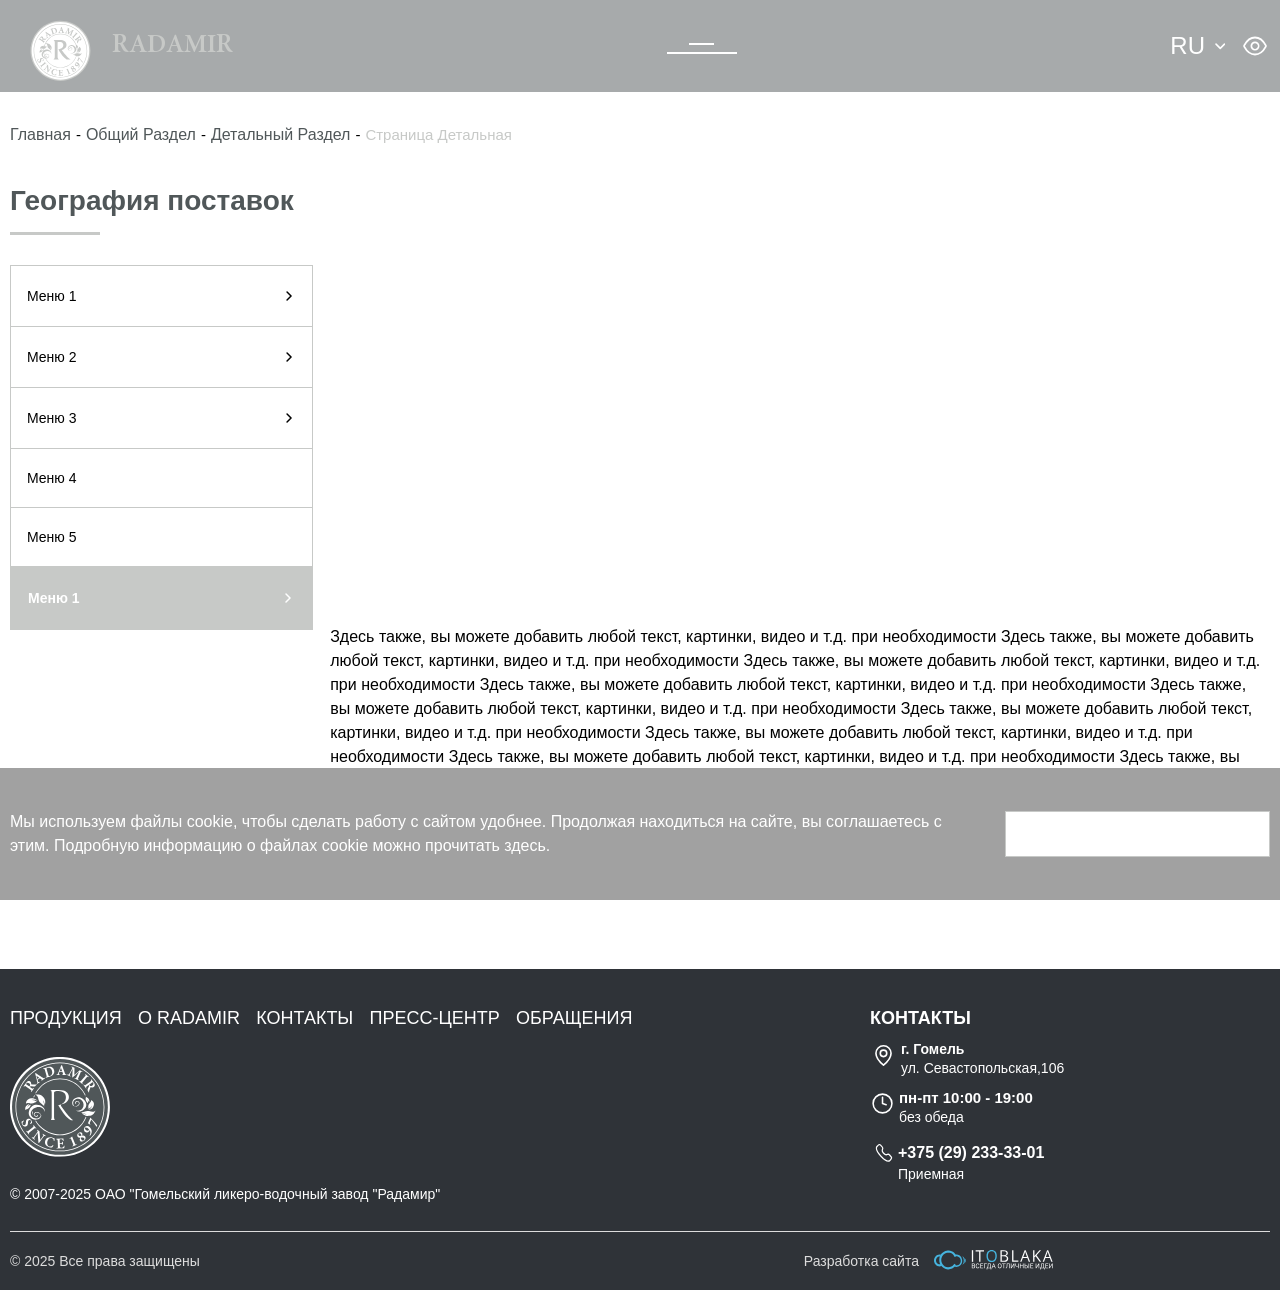
<file: supplies.html>
<!doctype html>
<html lang="ru">

<head>
	<meta charset="UTF-8">
	<meta name="viewport" content="width=device-width, initial-scale=1.0">
	<!-- favicon -->
	<link rel="apple-touch-icon" sizes="180x180" href="/apple-touch-icon.webp">
	<link rel="manifest" href="/site.webmanifest">
	<!-- <style>body{opacity: 0;}</style> -->
	<link rel="stylesheet" href="css/style.min.css?_v=20250123150027">
	<!-- SEO -->
	<meta name="description" content="">
	<meta name="keywords" content="">
	<meta property="og:type" content="website">
	<meta property="og:url" content="">
	<meta property="og:title" content="">
	<meta property="og:description" content="">
	<meta property="og:image" content="">
	<!-- robots -->
	<!-- <meta name="robots" content="index">
	<meta name="robots" content="index, nofollow">
	<meta name="robots" content="noindex">
	<meta name="robots" content="follow">
	<meta name="robots" content="nofollow">
	<meta name="robots" content="all">
	<meta name="googlebot" content="index">
	<meta name="yandex" content="noindex"> -->

	<title>ITOblaka</title>

</head>


<body>
	<div class="wrapper chapter-page">
		<header class="header header_menu-left" data-fixed>
			<div class="header__container">
				<div class="header__top">
					<div class="header__logo logo">
						<a class="logo__logo" href="#">
							<img src="img/svg/logo-white.svg" alt="logo">
						</a>
						<div class="logo__slogan">Radamir</div>
					</div>

					<div class="header__menu menu">
						<button type="button" class="menu__icon icon-menu">
							<span></span>
						</button>
					</div>

					<div class="header__control header-control">
						<div class="language">
							<div class="language__head">
								<div class="language__text">RU</div>
								<div class="language__icon">
									<svg>
										<use xlink:href="img/icons/icons.svg#arrowCircled"></use>
									</svg>
								</div>
							</div>
							<div class="language__body">
								<div class="language__list">
									<div class="language__item">
										<div class="language__flag flag_blr"></div>
										<button class="language__text">BY</button>
									</div>
									<div class="language__item">
										<div class="language__flag flag_eng"></div>
										<button class="language__text">ENG</button>
									</div>
								</div>
							</div>
						</div>

						<div class="eye">
							<button class="eye__icon">
								<svg>
									<use xlink:href="img/icons/icons.svg#eye"></use>
								</svg>
							</button>
						</div>
					</div>
				</div>
			</div>
		</header>


		<div class="chapter-page__wrapper">
			<div class="chapter-page__container">
				<div class="bread">
					<ul class='bread__list'>
						<li class='bread__item'><a class='bread__link' href="#">Главная</a></li>
						<li class="bread__divider">-</li>
						<li class='bread__item'><a class='bread__link' href="#">Общий Раздел</a></li>
						<li class="bread__divider">-</li>
						<li class='bread__item'><a class='bread__link' href="#">Детальный Раздел</a></li>
						<li class="bread__divider">-</li>
						<li class='bread__item'>Страница Детальная</li>
					</ul>
				</div>

				<div class="block__head">
					<h2 class="block__title">География поставок</h2>
				</div>

			</div>

		</div>

		<main class="chapter-page__main main">
			<div class="main__container">
				<div class="main__inner">
					<!-- menu -->
					<div class="main__menu">
						<!-- Include menu -->
						<div class="page-menu">

							<nav class="page-menu__body">
								<ul class="page-menu__list">
									<!-- 1 -->
									<li class="page-menu__item">
										<div class="page-menu__control">
											<a href="#" class="page-menu__link">Меню 1</a>
											<div class="page-menu__svg">
												<svg class="svg-arrow-down">
													<use xlink:href="img/icons/icons.svg#menuArrow"></use>
												</svg>
											</div>
										</div>

										<div class="page-menu__drop">
											<!-- list -->
											<ul class="page-menu__list">
												<li class="page-menu__item">
													<div class="page-menu__control">
														<a href="#" class="page-menu__link">Меню 1.1</a>
														<div class="page-menu__svg">
															<svg class="svg-arrow-down">
																<use xlink:href="img/icons/icons.svg#menuArrow"></use>
															</svg>
														</div>
													</div>

													<div class="page-menu__drop">
														<!-- list -->
														<ul class="page-menu__list">
															<li class="page-menu__item">
																<div class="page-menu__control">
																	<a href="#" class="page-menu__link">Меню 1.1.1</a>
																</div>
															</li>

															<li class="page-menu__item">
																<div class="page-menu__control">
																	<a href="#" class="page-menu__link">Меню 1.1.2</a>
																	<div class="page-menu__svg">
																		<svg class="svg-arrow-down">
																			<use xlink:href="img/icons/icons.svg#menuArrow"></use>
																		</svg>
																	</div>
																</div>
																<!-- drop -->
																<div class="page-menu__drop">

																	<!-- list -->
																	<ul class="page-menu__list">
																		<li class="page-menu__item">
																			<div class="page-menu__control">
																				<a href="#" class="page-menu__link">Меню 1.1.2.1</a>
																			</div>
																		</li>

																	</ul>

																</div>
															</li>
															<li class="page-menu__item">
																<div class="page-menu__control">
																	<a href="#" class="page-menu__link">Меню 1.1.3</a>
																</div>
															</li>
														</ul>
													</div>
												</li>
												<li class="page-menu__item">
													<div class="page-menu__control">
														<a href="#" class="page-menu__link">Меню 1.2</a>
													</div>
												</li>
											</ul>
										</div>
									</li>
									<!-- 2 -->
									<li class="page-menu__item">
										<div class="page-menu__control">
											<a href="#" class="page-menu__link">Меню 2</a>
											<div class="page-menu__svg">
												<svg class="svg-arrow-down">
													<use xlink:href="img/icons/icons.svg#menuArrow"></use>
												</svg>
											</div>
										</div>

										<div class="page-menu__drop">
											<!-- list -->
											<ul class="page-menu__list">
												<li class="page-menu__item">
													<div class="page-menu__control">
														<a href="#" class="page-menu__link">Меню 2.1</a>
														<div class="page-menu__svg">
															<svg class="svg-arrow-down">
																<use xlink:href="img/icons/icons.svg#menuArrow"></use>
															</svg>
														</div>
													</div>

													<div class="page-menu__drop">
														<!-- list -->
														<ul class="page-menu__list">
															<li class="page-menu__item">
																<div class="page-menu__control">
																	<a href="#" class="page-menu__link">Меню 2.1.1</a>
																</div>
															</li>

															<li class="page-menu__item">
																<div class="page-menu__control">
																	<a href="#" class="page-menu__link">Меню 2.1.2</a>
																	<div class="page-menu__svg">
																		<svg class="svg-arrow-down">
																			<use xlink:href="img/icons/icons.svg#menuArrow"></use>
																		</svg>
																	</div>
																</div>
																<!-- drop -->
																<div class="page-menu__drop">

																	<!-- list -->
																	<ul class="page-menu__list">
																		<li class="page-menu__item">
																			<div class="page-menu__control">
																				<a href="#" class="page-menu__link">Меню 2.1.2.1</a>
																			</div>
																		</li>

																	</ul>

																</div>
															</li>
														</ul>
													</div>
												</li>
											</ul>
										</div>
									</li>
									<!-- 3 -->
									<li class="page-menu__item">
										<div class="page-menu__control">
											<a href="#" class="page-menu__link">Меню 3</a>
											<div class="page-menu__svg">
												<svg class="svg-arrow-down">
													<use xlink:href="img/icons/icons.svg#menuArrow"></use>
												</svg>
											</div>
										</div>

										<div class="page-menu__drop">
											<!-- list -->
											<ul class="page-menu__list">
												<li class="page-menu__item">
													<div class="page-menu__control">
														<a href="#" class="page-menu__link">Меню 3.1</a>
														<div class="page-menu__svg">
															<svg class="svg-arrow-down">
																<use xlink:href="img/icons/icons.svg#menuArrow"></use>
															</svg>
														</div>
													</div>

													<div class="page-menu__drop">
														<!-- list -->
														<ul class="page-menu__list">
															<li class="page-menu__item">
																<div class="page-menu__control">
																	<a href="#" class="page-menu__link">Меню 3.1.1</a>
																</div>
															</li>

															<li class="page-menu__item">
																<div class="page-menu__control">
																	<a href="#" class="page-menu__link">Меню 3.1.2</a>
																	<div class="page-menu__svg">
																		<svg class="svg-arrow-down">
																			<use xlink:href="img/icons/icons.svg#menuArrow"></use>
																		</svg>
																	</div>
																</div>
																<!-- drop -->
																<div class="page-menu__drop">

																	<!-- list -->
																	<ul class="page-menu__list">
																		<li class="page-menu__item">
																			<div class="page-menu__control">
																				<a href="#" class="page-menu__link">Меню 3.1.2.1</a>
																			</div>
																		</li>

																	</ul>

																</div>
															</li>
														</ul>
													</div>
												</li>
											</ul>
										</div>
									</li>
									<!-- 4 -->
									<li class="page-menu__item">
										<div class="page-menu__control">
											<a href="#" class="page-menu__link">Меню 4</a>
										</div>
									</li>
									<!-- 5 -->
									<li class="page-menu__item">
										<div class="page-menu__control">
											<a href="#" class="page-menu__link">Меню 5</a>
										</div>
									</li>
									<!-- 6 -->
									<li class="page-menu__item active">
										<div class="page-menu__control">
											<a href="#" class="page-menu__link">Меню 1</a>
											<div class="page-menu__svg">
												<svg class="svg-arrow-down">
													<use xlink:href="img/icons/icons.svg#menuArrow"></use>
												</svg>
											</div>
										</div>

										<div class="page-menu__drop">
											<!-- list -->
											<ul class="page-menu__list">
												<li class="page-menu__item">
													<div class="page-menu__control">
														<a href="#" class="page-menu__link">Меню 1.1</a>
														<div class="page-menu__svg">
															<svg class="svg-arrow-down">
																<use xlink:href="img/icons/icons.svg#menuArrow"></use>
															</svg>
														</div>
													</div>

													<div class="page-menu__drop">
														<!-- list -->
														<ul class="page-menu__list">
															<li class="page-menu__item">
																<div class="page-menu__control">
																	<a href="#" class="page-menu__link">Меню 1.1.1</a>
																</div>
															</li>

															<li class="page-menu__item">
																<div class="page-menu__control">
																	<a href="#" class="page-menu__link">Меню 1.1.2</a>
																	<div class="page-menu__svg">
																		<svg class="svg-arrow-down">
																			<use xlink:href="img/icons/icons.svg#menuArrow"></use>
																		</svg>
																	</div>
																</div>
																<!-- drop -->
																<div class="page-menu__drop">

																	<!-- list -->
																	<ul class="page-menu__list">
																		<li class="page-menu__item">
																			<div class="page-menu__control">
																				<a href="#" class="page-menu__link">Меню 1.1.2.1</a>
																			</div>
																		</li>

																	</ul>

																</div>
															</li>
															<li class="page-menu__item">
																<div class="page-menu__control">
																	<a href="#" class="page-menu__link">Меню 1.1.3</a>
																</div>
															</li>
														</ul>
													</div>
												</li>
												<li class="page-menu__item">
													<div class="page-menu__control">
														<a href="#" class="page-menu__link">Меню 1.2</a>
													</div>
												</li>
											</ul>
										</div>
									</li>

								</ul>
							</nav>

						</div>

					</div>
					<!-- page-content -->
					<div class="main__content">
						<!-- Include content-->
						<div class="main__item">
							<div class="map__wrapper">
								<div class="map__content">
									<iframe title="address ITOblaka" src="https://yandex.ru/map-widget/v1/?um=constructor%3A39462b4038263cdab2957c7d0d023ba8ff96ea88bcc236ed8727978106970df5&amp;source=constructor" referrerpolicy="no-referrer" allow='geolocation' loading="lazy">
									</iframe>
								</div>
								<div class="map__address map-address">
									<div class="map-address__head">
										<div class="map-address__title">Контакты</div>
									</div>
									<div class="map-address__body">
										<div class="map-address__item">
											<div class="map-address_svg">
												<svg class="map-svg">
													<use xlink:href="img/icons/icons.svg#phone"></use>
												</svg>
											</div>
											<a href="tel:+375296762606" class="map-address__text">
												+375 (29) 676-26-06
											</a>
										</div>
										<div class="map-address__item">
											<div class="map-address_svg">
												<svg class="map-svg">
													<use xlink:href="img/icons/icons.svg#letter"></use>
												</svg>
											</div>
											<a href="mailto:pochta@yandex.by" class="map-address__text">
												pochta@yandex.by
											</a>
										</div>
										<div class="map-address__item">
											<div class="map-address_svg">
												<svg class="map-svg">
													<use xlink:href="img/icons/icons.svg#location"></use>
												</svg>
											</div>
											<a href="https://yandex.ru/map-widget/v1/?um=constructor%3A39462b4038263cdab2957c7d0d023ba8ff96ea88bcc236ed8727978106970df5&amp;source=constructor" class="map-address__text" target="_blank">
												Минск, улица Ленина, 27
											</a>
										</div>
									</div>
									<div class="map-address__button">
										<button data-popup="#call" type="button" class="button button_colored">
											Связаться с нами
										</button>
									</div>
								</div>
							</div>

						</div>
						<div class="main__item">
							<div class="text_general">
								Здесь также, вы можете добавить любой текст, картинки, видео и т.д. при необходимости Здесь также, вы можете добавить
								любой текст, картинки, видео и т.д. при необходимости
								Здесь также, вы можете добавить любой текст, картинки, видео и т.д. при необходимости
								Здесь также, вы можете добавить любой текст, картинки, видео и т.д. при необходимости
								Здесь также, вы можете добавить любой текст, картинки, видео и т.д. при необходимости
								Здесь также, вы можете добавить любой текст, картинки, видео и т.д. при необходимости
								Здесь также, вы можете добавить любой текст, картинки, видео и т.д. при необходимости Здесь также, вы можете добавить
								любой текст, картинки, видео и т.д. при необходимости
								Здесь также, вы можете добавить любой текст, картинки, видео и т.д. при необходимости Здесь также, вы можете добавить
								любой текст, картинки, видео и т.д. при необходимости
								Здесь также, вы можете добавить любой текст, картинки, видео и т.д. при необходимости Здесь также, вы можете добавить
								любой текст, картинки, видео и т.д. при необходимости
								Здесь также, вы можете добавить любой текст, картинки, видео и т.д. при необходимости Здесь также, вы можете добавить
								любой текст, картинки, видео и т.д. при необходимости
							</div>
						</div>

					</div>
				</div>
			</div>
		</main>

		<footer class="footer">
			<div class="footer__container">
				<div class="footer__content">
					<div class="footer__top footer-top">
						<div class="footer-top__left footer-left">
							<div class="footer-left__navigation">
								<ul class="navigation__list">
									<li class="navigation__item">
										<a href="#" class="navigation__link">ПРОДУКЦИЯ</a>
									</li>
									<li class="navigation__item">
										<a href="#" class="navigation__link">О RADAMIR</a>
									</li>
									<li class="navigation__item">
										<a href="#" class="navigation__link">КОНТАКТЫ</a>
									</li>
									<li class="navigation__item">
										<a href="#" class="navigation__link">ПРЕСС-ЦЕНТР</a>
									</li>
									<li class="navigation__item">
										<a href="#" class="navigation__link">ОБРАЩЕНИЯ</a>
									</li>
								</ul>
							</div>
							<div class="footer-left__logo">
								<div class="logo">
									<a class="logo__logo" href="#">
										<img src="img/svg/logo-footer.svg" alt="logo">
									</a>
								</div>
							</div>
							<div class="footer-left__description">
								© 2007-2025 ОАО "Гомельский ликеро-водочный завод "Радамир"
							</div>
						</div>
						<div class="footer-top__right footer-right">
							<div class="footer-right__title">КОНТАКТЫ</div>
							<div class="address">
								<div class="address__svg icon-wrap">
									<svg class="svg-location">
										<use xlink:href="img/icons/icons.svg#location"></use>
									</svg>
								</div>
								<div class="address__wrapper">
									<div class="address__city">г. Гомель</div>
									<div class="address__street">
										ул. Севастопольская,106
									</div>
								</div>
							</div>
							<div class=" mode">
								<div class="mode__svg icon-wrap">
									<svg class="svg-time">
										<use xlink:href="img/icons/icons.svg#time"></use>
									</svg>
								</div>
								<div class="mode__wrapper">
									<div class="mode__time">пн-пт 10:00 - 19:00</div>
									<div class="mode__regime">без обеда</div>
								</div>
							</div>
							<div class="contacts">
								<div class="contacts__block">
									<!-- phone -->
									<div class="contacts-phone">
										<div class="contacts-phone__wrapper">
											<div class="contacts-phone__svg">
												<svg class="svg-phone">
													<use xlink:href="img/icons/icons.svg#phone"></use>
												</svg>
											</div>
											<a href="tel:+375292333301" class="contacts-phone__link">+375 (29) 233-33-01</a>
										</div>
										<div class="contacts-phone__text">
											Приемная
										</div>
									</div>

								</div>
							</div>
						</div>
					</div>
					<div class="footer__bottom footer-bottom">
						<div class="footer-bottom__content">
							<div class="footer-bottom__copyright">© 2025 Все права защищены</div>

							<div class="footer-bottom__made made">
								<div class="made__text">Разработка сайта</div>
								<a href="#" class="made__logo">
									<img src="img/svg/logoOblaka.svg" alt="made by ITOblaka">
								</a>
							</div>
						</div>
					</div>
				</div>
			</div>
		</footer>


	</div>
	<div class="cookie-plank ">
		<!-- cookie-plank_alternative для второго варианта куки -->
		<div class="cookie-plank__container">
			<div class="cookie-plank__content">
				<div class="cookie-plank__text text_general">
					Мы используем файлы cookie, чтобы сделать работу с сайтом удобнее. Продолжая находиться на сайте, вы соглашаетесь с этим. Подробную
					информацию о файлах cookie можно прочитать здесь.
				</div>
				<div class="cookie-plank__button">
					<button class="button button_width button_width-inverse" data-cookieBtn>
						Принять
					</button>
				</div>
			</div>
		</div>
	</div>

	<div class="aside-menu">
		<div class="aside-menu__overlay"></div>
		<div class="aside-menu__content scroll-vertical">
			<div class="aside-menu__buttons">
				<div class="logo">
					<a class="logo__logo" href="#">
						<img src="img/svg/logo-white.svg" alt="logo">
						<div class="logo__slogan">Radamir</div>
					</a>
				</div>
				<button class="aside-menu__close" type="button">
					<svg class="svg-arrow-close">
						<use xlink:href="img/icons/icons.svg#close"></use>
					</svg>
				</button>
			</div>
			<nav class="aside-menu__body">
				<ul class="aside-menu__list">
					<!-- about -->
					<li class="aside-menu__item">
						<a href="#" class="aside-menu__link">ПРОДУКЦИЯ</a>
						<div class="aside-menu__svg">
							<svg class="svg-arrow-down">
								<use xlink:href="img/icons/icons.svg#menuArrow"></use>
							</svg>
						</div>

						<div class="aside-menu__drop">
							<div class="aside-menu__body scroll-vertical">
								<!-- button -->
								<button class="mobile-back" type="button">
									<svg class="svg-arrow-back">
										<use xlink:href="img/icons/icons.svg#arrow"></use>
									</svg>
									<span>Назад</span>
								</button>
								<!-- title -->
								<div class="aside-menu__title">
									<a href="#">Каталог</a>
								</div>
								<!-- list -->
								<ul class="aside-menu__list">
									<li class="aside-menu__item">
										<a href="#" class="aside-menu__link">Создание сайтов</a>
									</li>
									<li class="aside-menu__item">
										<a href="#" class="aside-menu__link">Разработка интернет-магазинов</a>
									</li>
									<li class="aside-menu__item">
										<a href="#" class="aside-menu__link">Создание корпоративных сайтов</a>
									</li>
									<li class="aside-menu__item">
										<a href="#" class="aside-menu__link">Создание Landing page</a>
									</li>
									<li class="aside-menu__item">
										<a href="#" class="aside-menu__link">
											Разработка сайтов визиток - максимальное количество
										</a>
									</li>
									<li class="aside-menu__item">
										<a href="#" class="aside-menu__link">Реклама и продвижение</a>
										<div class="aside-menu__svg">
											<svg class="svg-arrow-down">
												<use xlink:href="img/icons/icons.svg#menuArrow"></use>
											</svg>
										</div>
										<!-- drop -->
										<div class="aside-menu__drop">
											<div class="aside-menu__body scroll-vertical">
												<!-- button -->
												<button class="mobile-back" type="button">
													<svg class="svg-arrow-back">
														<use xlink:href="img/icons/icons.svg#arrow"></use>
													</svg>
													<span>Назад</span>
												</button>
												<!-- title -->
												<div class="aside-menu__title">
													<a href="#">Реклама и продвижение</a>
												</div>
												<!-- list -->
												<ul class="aside-menu__list">
													<li class="aside-menu__item">
														<a href="#" class="aside-menu__link">Создание сайтов</a>
													</li>
													<li class="aside-menu__item">
														<a href="#" class="aside-menu__link">Разработка интернет-магазинов</a>
													</li>
													<li class="aside-menu__item">
														<a href="#" class="aside-menu__link">Создание корпоративных сайтов</a>
													</li>
													<li class="aside-menu__item">
														<a href="#" class="aside-menu__link">Создание Landing page</a>
													</li>
													<li class="aside-menu__item">
														<a href="#" class="aside-menu__link">
															Разработка сайтов визиток - максимальное количество
														</a>
													</li>
												</ul>
											</div>
										</div>
									</li>
								</ul>
							</div>
						</div>
					</li>
					<!-- service -->
					<li class="aside-menu__item">
						<a href="#" class="aside-menu__link">О RADAMIR</a>
						<div class="aside-menu__svg">
							<svg class="svg-arrow-down">
								<use xlink:href="img/icons/icons.svg#menuArrow"></use>
							</svg>
						</div>
						<div class="aside-menu__drop">
							<div class="aside-menu__body scroll-vertical">
								<!-- button -->
								<button class="mobile-back" type="button">
									<svg class="svg-arrow-back">
										<use xlink:href="img/icons/icons.svg#arrow"></use>
									</svg>
									<span>Назад</span>
								</button>
								<!-- title -->
								<div class="aside-menu__title">
									<a href="#">Каталог</a>
								</div>
								<!-- list -->
								<ul class="aside-menu__list">
									<li class="aside-menu__item">
										<a href="#" class="aside-menu__link">Создание сайтов</a>
									</li>
									<li class="aside-menu__item">
										<a href="#" class="aside-menu__link">Разработка интернет-магазинов</a>
									</li>
									<li class="aside-menu__item">
										<a href="#" class="aside-menu__link">Создание корпоративных сайтов</a>
									</li>
									<li class="aside-menu__item">
										<a href="#" class="aside-menu__link">Создание Landing page</a>
									</li>
									<li class="aside-menu__item">
										<a href="#" class="aside-menu__link">
											Разработка сайтов визиток - максимальное количество
										</a>
									</li>
									<li class="aside-menu__item">
										<a href="#" class="aside-menu__link">Реклама и продвижение</a>
										<div class="aside-menu__svg">
											<svg class="svg-arrow-down">
												<use xlink:href="img/icons/icons.svg#menuArrow"></use>
											</svg>
										</div>
										<!-- drop -->
										<div class="aside-menu__drop">
											<div class="aside-menu__body scroll-vertical">
												<!-- button -->
												<button class="mobile-back" type="button">
													<svg class="svg-arrow-back">
														<use xlink:href="img/icons/icons.svg#arrow"></use>
													</svg>
													<span>Назад</span>
												</button>
												<!-- title -->
												<div class="aside-menu__title">
													<a href="#">Реклама и продвижение</a>
												</div>
												<!-- list -->
												<ul class="aside-menu__list">
													<li class="aside-menu__item">
														<a href="#" class="aside-menu__link">Создание сайтов</a>
													</li>
													<li class="aside-menu__item">
														<a href="#" class="aside-menu__link">Разработка интернет-магазинов</a>
													</li>
													<li class="aside-menu__item">
														<a href="#" class="aside-menu__link">Создание корпоративных сайтов</a>
													</li>
													<li class="aside-menu__item">
														<a href="#" class="aside-menu__link">Создание Landing page</a>
													</li>
													<li class="aside-menu__item">
														<a href="#" class="aside-menu__link">
															Разработка сайтов визиток - максимальное количество
														</a>
													</li>
												</ul>
											</div>
										</div>
									</li>
								</ul>
							</div>
						</div>
					</li>
					<!-- catalog -->
					<li class="aside-menu__item">
						<a href="#" class="aside-menu__link">КОНТАКТЫ</a>
						<div class="aside-menu__svg">
							<svg class="svg-arrow-down">
								<use xlink:href="img/icons/icons.svg#menuArrow"></use>
							</svg>
						</div>
						<div class="aside-menu__drop">
							<div class="aside-menu__body scroll-vertical">
								<!-- button -->
								<button class="mobile-back" type="button">
									<svg class="svg-arrow-back">
										<use xlink:href="img/icons/icons.svg#arrow"></use>
									</svg>
									<span>Назад</span>
								</button>
								<!-- title -->
								<div class="aside-menu__title">
									<a href="#">Каталог</a>
								</div>
								<!-- list -->
								<ul class="aside-menu__list">
									<li class="aside-menu__item">
										<a href="#" class="aside-menu__link">Создание сайтов</a>
									</li>
									<li class="aside-menu__item">
										<a href="#" class="aside-menu__link">Разработка интернет-магазинов</a>
									</li>
									<li class="aside-menu__item">
										<a href="#" class="aside-menu__link">Создание корпоративных сайтов</a>
									</li>
									<li class="aside-menu__item">
										<a href="#" class="aside-menu__link">Создание Landing page</a>
									</li>
									<li class="aside-menu__item">
										<a href="#" class="aside-menu__link">
											Разработка сайтов визиток - максимальное количество
										</a>
									</li>
									<li class="aside-menu__item">
										<a href="#" class="aside-menu__link">Реклама и продвижение</a>
										<div class="aside-menu__svg">
											<svg class="svg-arrow-down">
												<use xlink:href="img/icons/icons.svg#menuArrow"></use>
											</svg>
										</div>
										<!-- drop -->
										<div class="aside-menu__drop">
											<div class="aside-menu__body scroll-vertical">
												<!-- button -->
												<button class="mobile-back" type="button">
													<svg class="svg-arrow-back">
														<use xlink:href="img/icons/icons.svg#arrow"></use>
													</svg>
													<span>Назад</span>
												</button>
												<!-- title -->
												<div class="aside-menu__title">
													<a href="#">Реклама и продвижение</a>
												</div>
												<!-- list -->
												<ul class="aside-menu__list">
													<li class="aside-menu__item">
														<a href="#" class="aside-menu__link">Создание сайтов</a>
													</li>
													<li class="aside-menu__item">
														<a href="#" class="aside-menu__link">Разработка интернет-магазинов</a>
													</li>
													<li class="aside-menu__item">
														<a href="#" class="aside-menu__link">Создание корпоративных сайтов</a>
													</li>
													<li class="aside-menu__item">
														<a href="#" class="aside-menu__link">Создание Landing page</a>
													</li>
													<li class="aside-menu__item">
														<a href="#" class="aside-menu__link">
															Разработка сайтов визиток - максимальное количество
														</a>
													</li>
												</ul>
											</div>
										</div>
									</li>
								</ul>
							</div>
						</div>
					</li>
					<!-- 4 -->
					<li class="aside-menu__item">
						<a href="#" class="aside-menu__link">ПРЕСС-ЦЕНТР</a>
					</li>
					<!-- 5 -->
					<li class="aside-menu__item">
						<a href="#" class="aside-menu__link">обращения</a>
					</li>

				</ul>
			</nav>
			<div class="header-control">
				<div class="language">
					<div class="language__head">
						<div class="language__text">RU</div>
						<div class="language__icon">
							<svg>
								<use xlink:href="img/icons/icons.svg#arrowCircled"></use>
							</svg>
						</div>
					</div>
					<div class="language__body">
						<div class="language__list">
							<div class="language__item">
								<div class="language__flag flag_blr"></div>
								<button class="language__text">BY</button>
							</div>
							<div class="language__item">
								<div class="language__flag flag_eng"></div>
								<button class="language__text">ENG</button>
							</div>
						</div>
					</div>
				</div>

				<div class="eye">
					<button class="eye__icon">
						<svg>
							<use xlink:href="img/icons/icons.svg#eye"></use>
						</svg>
					</button>
				</div>
			</div>
		</div>
	</div>

	<div class="overlay"></div>

	<div class="dialogs">
		<!-- call popup -->
		<div id="call" aria-hidden="true" class="popup">
			<div class="popup__wrapper">

				<div class="popup__content">
					<!-- button -->
					<div class="popup__buttons">
						<button data-back type="button" class="popup__back">
							<svg class="svg-arrow-back">
								<use xlink:href="img/icons/icons.svg#arrow-back"></use>
							</svg>
						</button>
						<button data-close type="button" class="popup__close">
							<svg class="svg-arrow-close">
								<use xlink:href="img/icons/icons.svg#close"></use>
							</svg>
						</button>
					</div>
					<!-- title -->
					<div class="popup__text">
						<div class="popup__title">
							Заказать звонок
						</div>
					</div>
					<!-- body -->
					<div class="popup__body">
						<form class="form" data-form>
							<!-- Заголовок -->
							<div class="form__title" data-formTitle hidden>
								Заказать звонок
							</div>
							<!-- Подзаголовок -->
							<div class="form__text">
								Оставьте вашу заявку! Наши менеджеры свяжутся с вами в течение 20 минут!
							</div>
							<!-- Список полей -->
							<div class="form__list">
								<!-- Имя -->
								<div class="form__cell" data-formData>
									<label class="form__label" for='name-call'>Ваше имя*</label>
									<input class="form__input" id='name-call' type="text" required data-required data-validate placeholder="Ваше имя">
								</div>
								<!-- Телефон -->
								<div class="form__cell" data-formData>
									<label class="form__label" for='phone-call'>Телефон*</label>
									<input type="text" class="form__input" id='phone-call' data-required='phone' data-validate required placeholder="+375 (00) 000-00-00">
								</div>
							</div>

							<!-- Checkbox -->
							<div class="checkbox" data-formCheckbox>
								<label for="check-call" class="checkbox__label">
									<span class="checkbox__svg">
										<svg class="checked-svg">
											<use xlink:href="img/icons/icons.svg#checked"></use>
										</svg>
									</span>
									<input type="checkbox" id="check-call" class="checkbox__input" data-required data-validate>
								</label>
								<div class="checkbox__text">
									я согласен(а) на
									<a href="#" class="checkbox__link">обработку персональных данных.</a><br>
									Наш сайт защищен с помощью reCAPTCHA и соответствует
									<a class="checkbox__link" rel="nofollow" href="https://policies.google.com/privacy" target="_blank">Политике
										конфиденциальности</a>
									и <a class="checkbox__link" rel="nofollow" href="https://policies.google.com/terms" target="_blank">Условиям
										использования</a>
									Google.
								</div>
							</div>
							<!-- Button -->
							<div class="form__button" data-formBtn>
								<button disabled type="submit" class="button button_colored button_width">
									Отправить
								</button>
							</div>
						</form>
					</div>
				</div>
			</div>
		</div>

		<!-- service popup -->
		<div id="service" aria-hidden="true" class="popup">
			<div class="popup__wrapper">
				<div class="popup__content">
					<!-- button -->
					<div class="popup__buttons">
						<button data-back type="button" class="popup__back">
							<svg class="svg-arrow-back">
								<use xlink:href="img/icons/icons.svg#arrow-back"></use>
							</svg>
						</button>
						<button data-close type="button" class="popup__close">
							<svg class="svg-arrow-close">
								<use xlink:href="img/icons/icons.svg#close"></use>
							</svg>
						</button>
					</div>
					<!-- title -->

					<div class="popup__text">
						<div class="popup__title">Выбрать услугу</div>

					</div>
					<!-- body -->
					<div class="popup__body">
						<form class="form" data-form>
							<!-- Заголовок -->
							<div class="form__title" data-formTitle hidden>
								Выбрать услугу
							</div>
							<!-- Подзаголовок -->
							<div class="form__text">
								Отправьте заявку и через 10 минут мы свяжемся с вами
							</div>
							<!-- Список полей -->
							<div class="form__list">
								<!-- Имя -->
								<div class="form__cell" data-formData>
									<label class="form__label" for="name-service">Ваше имя*</label>
									<input class="form__input" type="text" name="name" id="name-service" data-required data-validate required placeholder="Ваше имя">
								</div>
								<!-- Телефон -->
								<div class="form__cell" data-formData>
									<label class="form__label" for="phone-service">Ваш телефон*</label>
									<input name="phone" id="phone-service" type="tel" class="form__input" data-required='phone' data-validate required placeholder="+375 (00) 000-00-00">
								</div>
								<!-- Select -->
								<div class="form__cell" data-formSelect>
									<label class="form__label" for="select-service">Выбрать услугу*</label>
									<div class="select">
										<div class="select__svg">
											<svg class="svg-arrow-down">
												<use xlink:href="img/icons/icons.svg#menuArrow"></use>
											</svg>
										</div>
										<select class="select__form" name="form-select" id="select-service" required>
											<option value="" hidden>Выберите нужную услугу</option>
											<option value="1">Услуга 1</option>
											<option value="2">Услуга 2</option>
											<option value="3">Услуга 3</option>
										</select>
									</div>
								</div>
							</div>

							<!-- Checkbox -->
							<div class="form__cell checkbox" data-formCheckbox>
								<label for="check-service" class="checkbox__label">
									<span class="checkbox__svg">
										<svg class="checked-svg">
											<use xlink:href="img/icons/icons.svg#checked"></use>
										</svg>
									</span>
									<input type="checkbox" id="check-service" class="checkbox__input" data-required data-validate>
								</label>
								<div class="checkbox__text">
									я согласен(а) на
									<a href="#" class="checkbox__link">обработку персональных данных.</a><br>
									Наш сайт защищен с помощью reCAPTCHA и соответствует
									<a class="checkbox__link" rel="nofollow" href="https://policies.google.com/privacy" target="_blank">Политике
										конфиденциальности</a>

									и <a class="checkbox__link" rel="nofollow" href="https://policies.google.com/terms" target="_blank">Условиям
										использования</a>
									Google.
								</div>
							</div>
							<!-- Button -->
							<div class="form__button" data-formBtn>
								<button disabled="" type="submit" class="button button_colored button_width">
									Выбрать
								</button>
							</div>
						</form>
					</div>
				</div>
			</div>
		</div>

		<div id="product" aria-hidden="true" class="popup">
			<div class="popup__wrapper">
				<div class="popup__content">
					<!-- button -->
					<div class="popup__buttons">
						<button data-back type="button" class="popup__back">
							<svg class="svg-arrow-back">
								<use xlink:href="img/icons/icons.svg#arrow-back"></use>
							</svg>
						</button>
						<button data-close type="button" class="popup__close">
							<svg class="svg-arrow-close">
								<use xlink:href="img/icons/icons.svg#close"></use>
							</svg>
						</button>
					</div>
					<!-- title -->

					<div class="popup__text">
						<div class="popup__title">Купить в 1 клик</div>
					</div>
					<!-- body -->
					<div class="popup__body">
						<form class="form" data-form>
							<!-- Заголовок -->
							<div class="form__title" data-formTitle hidden>
								Выбрать услугу
							</div>
							<!-- Подзаголовок -->
							<div class="form__text">
								Заполните форму и мы свяжемся с вами в течение 20 минут.
							</div>
							<!-- Список полей -->
							<div class="form__list">
								<!-- Имя -->
								<div class="form__cell" data-formData>
									<label class="form__label" for="name-product">Ваше имя*</label>
									<input class="form__input" type="text" name="name" id="name-product" data-required data-validate required placeholder="Ваше имя">
								</div>
								<!-- Телефон -->
								<div class="form__cell" data-formData>
									<label class="form__label" for="phone-product">Ваш телефон*</label>
									<input name="phone" id="phone-product" type="tel" class="form__input" data-required='phone' data-validate required placeholder="+375 (00) 000-00-00">
								</div>
								<!-- Select -->
								<div class="form__cell" data-formSelect>
									<label class="form__label" for="select-product">Товар*</label>
									<div class="select">
										<div class="select__svg">
											<svg class="svg-arrow-down">
												<use xlink:href="img/icons/icons.svg#menuArrow"></use>
											</svg>
										</div>
										<select class="select__form" name="form-select" id="select-product" required>
											<option value="" hidden>Выберите нужный товар</option>
											<option value="1">Товар 1</option>
											<option value="2">Товар 2</option>
											<option value="3">Товар 3</option>
										</select>
									</div>
								</div>
							</div>

							<!-- Checkbox -->
							<div class="form__cell checkbox" data-formCheckbox>
								<label for="check-product" class="checkbox__label">
									<span class="checkbox__svg">
										<svg class="checked-svg">
											<use xlink:href="img/icons/icons.svg#checked"></use>
										</svg>
									</span>
									<input type="checkbox" id="check-product" class="checkbox__input" data-required data-validate>
								</label>
								<div class="checkbox__text">
									я согласен(а) на
									<a href="#" class="checkbox__link">обработку персональных данных.</a><br>
									Наш сайт защищен с помощью reCAPTCHA и соответствует
									<a class="checkbox__link" rel="nofollow" href="https://policies.google.com/privacy" target="_blank">Политике
										конфиденциальности</a>

									и <a class="checkbox__link" rel="nofollow" href="https://policies.google.com/terms" target="_blank">Условиям
										использования</a>
									Google.
								</div>
							</div>
							<!-- Button -->
							<div class="form__button" data-formBtn>
								<button disabled="" type="submit" class="button button_colored button_width">
									Выбрать
								</button>
							</div>
						</form>
					</div>
				</div>
			</div>
		</div>

		<!-- message popup -->
		<div id="message" aria-hidden="true" class="popup">
			<div class="popup__wrapper">
				<div class="popup__content">
					<!-- button -->
					<div class="popup__buttons">
						<button data-back type="button" class="popup__back">
							<svg class="svg-arrow-back">
								<use xlink:href="img/icons/icons.svg#arrow-back"></use>
							</svg>
						</button>
						<button data-close type="button" class="popup__close">
							<svg class="svg-arrow-close">
								<use xlink:href="img/icons/icons.svg#close"></use>
							</svg>
						</button>
					</div>
					<!-- title -->
					<div class="popup__text">
						<div class="popup__title">Задать вопрос</div>
					</div>

					<!-- body -->
					<div class="popup__body">
						<form class="form" data-form>
							<!-- Заголовок -->
							<div class="form__title" data-formTitle hidden>
								Задать вопрос
							</div>
							<!-- Подзаголовок -->
							<div class="form__text">
								Отправьте нам свой вопрос и мы ответим Вам, в кратчайшие сроки.
							</div>
							<!-- Список полей -->
							<div class="form__list">
								<!-- Имя -->
								<div class="form__cell" data-formData>
									<label class="form__label" for="name-message">Ваше имя*</label>
									<input class="form__input" type="text" name="name" id="name-message" data-required data-validate required placeholder="Ваше имя">
								</div>
								<!-- Телефон -->
								<div class="form__cell" data-formData>
									<label class="form__label" for="phone-message">Ваш телефон*</label>
									<input name="phone" id="phone-message" type="tel" class="form__input" data-required='phone' data-validate required="" placeholder="+375 (00) 000-00-00">
								</div>
								<!-- Email -->
								<div class="form__cell" data-formData>
									<label for="emeil-message">Ваш e-mail*</label>
									<input name="email" id="emeil-message" type="email" class="form__input" data-required='email' data-validate required placeholder="example@mail.org">
								</div>
								<!-- textarea -->
								<div class="form__cell" data-textArea>
									<label for='textarea-message'>Текст сообщения</label>
									<textarea rows="5" spellcheck="true" id="textarea-message" required></textarea>
								</div>
							</div>

							<!-- Checkbox -->
							<div class="form__cell checkbox" data-formCheckbox>
								<label for="check-message" class="checkbox__label">
									<span class="checkbox__svg">
										<svg class="checked-svg">
											<use xlink:href="img/icons/icons.svg#checked"></use>
										</svg>
									</span>
									<input type="checkbox" id="check-message" class="checkbox__input" data-required data-validate>
								</label>
								<div class="checkbox__text">
									я согласен(а) на
									<a href="#" class="checkbox__link">обработку персональных данных.</a><br>
									Наш сайт защищен с помощью reCAPTCHA и соответствует
									<a class="checkbox__link" rel="nofollow" href="https://policies.google.com/privacy" target="_blank">Политике
										конфиденциальности</a>

									и <a class="checkbox__link" rel="nofollow" href="https://policies.google.com/terms" target="_blank">Условиям
										использования</a>
									Google.
								</div>
							</div>
							<!-- Button -->
							<div class="form__button" data-formBtn>
								<button disabled type="submit" class="button button_colored button_width">
									Отправить
								</button>
							</div>
						</form>
					</div>
				</div>
			</div>
		</div>

		<!-- resume popup -->
		<div id="resume" aria-hidden="true" class="popup">
			<div class="popup__wrapper">
				<div class="popup__content">
					<!-- button -->
					<div class="popup__buttons">
						<button data-back type="button" class="popup__back">
							<svg class="svg-arrow-back">
								<use xlink:href="img/icons/icons.svg#arrow-back"></use>
							</svg>
						</button>
						<button data-close type="button" class="popup__close">
							<svg class="svg-arrow-close">
								<use xlink:href="img/icons/icons.svg#close"></use>
							</svg>
						</button>
					</div>
					<!-- title -->
					<div class="popup__text">
						<div class="popup__title">Отправить резюме</div>
					</div>
					<!-- body -->
					<div class="popup__body">
						<form class="form" data-form>
							<!-- Заголовок -->
							<div class="form__title" data-formTitle hidden>
								Отправить резюме
							</div>

							<!-- Список полей -->
							<div class="form__list">
								<!-- Имя -->
								<div class="form__cell" data-formData>
									<label class="form__label" for="name-resume">Ваше имя и фамилия*</label>
									<input class="form__input" type="text" name="name" id="name-resume" data-required data-validate required placeholder="Ваше имя">
								</div>
								<!-- Должность  -->
								<div class="form__cell" data-formData>
									<label class="form__label" for="position-resume">Желаемая должность*</label>
									<input class="form__input" type="text" name="name" id="position-resume" data-required data-validate required placeholder="Frontend Developer">
								</div>
								<!-- Резюме -->
								<div class="form__cell" data-formFile>
									<label for='file-resume'>Ваше резюме</label>
									<input type="file" name="file" id="file-resume" class="upload" data-required data-validate required>
									<div class="upload__wrapper">
										<button type="button" class="upload__button">
											<svg class='upload__svg'>
												<use xlink:href="img/icons/icons.svg#clip"></use>
											</svg>
											Прикрепить файл
											<span class="upload__name"></span>
										</button>
									</div>
								</div>
								<!-- Email -->
								<div class="form__cell" data-formData>
									<label for="emeil-resume">Ваш e-mail*</label>
									<input name="email" id="emeil-resume" type="email" class="form__input" data-required='email' data-validate required placeholder="example@mail.org">
								</div>
								<!-- Телефон -->
								<div class="form__cell" data-formData>
									<label class="form__label" for="phone-resume">Ваш телефон*</label>
									<input name="phone" id="phone-resume" type="tel" class="form__input" data-required='phone' data-validate required placeholder="+375 (00) 000-00-00">
								</div>

								<!-- textarea -->
								<div class="form__cell" data-textArea>
									<label for='textarea-resume'>Сопроводительное письмо</label>
									<textarea rows="5" spellcheck="true" id="textarea-resume" required></textarea>
								</div>
							</div>

							<!-- Checkbox -->
							<div class="form__cell checkbox" data-formCheckbox>
								<label for="check-resume" class="checkbox__label">
									<span class="checkbox__svg">
										<svg class="checked-svg">
											<use xlink:href="img/icons/icons.svg#checked"></use>
										</svg>
									</span>
									<input type="checkbox" id="check-resume" class="checkbox__input" data-required data-validate>
								</label>
								<div class="checkbox__text">
									я согласен(а) на
									<a href="#" class="checkbox__link">обработку персональных данных.</a><br>
									Наш сайт защищен с помощью reCAPTCHA и соответствует
									<a class="checkbox__link" rel="nofollow" href="https://policies.google.com/privacy" target="_blank">Политике
										конфиденциальности</a>

									и <a class="checkbox__link" rel="nofollow" href="https://policies.google.com/terms" target="_blank">Условиям
										использования</a>
									Google.
								</div>
							</div>
							<!-- Button -->
							<div class="form__button" data-formBtn>
								<button disabled type="submit" class="button button_colored button_width">
									Отправить
								</button>
							</div>
						</form>
					</div>
				</div>
			</div>
		</div>

		<!-- current resume popup -->
		<div id="current-resume" aria-hidden="true" class="popup">
			<div class="popup__wrapper">
				<div class="popup__content">
					<!-- button -->
					<div class="popup__buttons">
						<button data-back type="button" class="popup__back">
							<svg class="svg-arrow-back">
								<use xlink:href="img/icons/icons.svg#arrow-back"></use>
							</svg>
						</button>
						<button data-close type="button" class="popup__close">
							<svg class="svg-arrow-close">
								<use xlink:href="img/icons/icons.svg#close"></use>
							</svg>
						</button>
					</div>
					<!-- title -->
					<div class="popup__text">
						<div class="popup__title">Отправить резюме</div>
					</div>
					<!-- body -->
					<div class="popup__body">
						<form class="form" data-form>
							<!-- Заголовок -->
							<div class="form__title" data-formTitle hidden>
								Отправить резюме
							</div>

							<!-- Список полей -->
							<div class="form__list">
								<!-- Имя -->
								<div class="form__cell" data-formData>
									<label class="form__label" for="name-current-resume">Ваше имя и фамилия*</label>
									<input class="form__input" type="text" name="name" id="name-current-resume" data-required data-validate required placeholder="Ваше имя">
								</div>
								<!-- Должность  -->
								<div class="form__cell" data-formData>
									<label class="form__label" for="position-current-resume">Должность</label>
									<input class="form__input" type="text" name="position" id="position-current-resume" required placeholder="Frontend Developer">
								</div>
								<!-- Резюме -->
								<div class="form__cell" data-formFile>
									<label for='file-current-resume'>Ваше резюме</label>
									<input type="file" name="file" id="file-current-resume" class="upload" required>
									<div class="upload__wrapper">
										<button type="button" class="upload__button">
											<svg class='upload__svg'>
												<use xlink:href="img/icons/icons.svg#clip"></use>
											</svg>
											Прикрепить файл
											<span class="upload__name"></span>
										</button>
									</div>
								</div>
								<!-- Email -->
								<div class="form__cell" data-formData>
									<label for="emeil-current-resume">Ваш e-mail*</label>
									<input name="email" id="emeil-current-resume" type="email" class="form__input" data-required='email' data-validate required placeholder="example@mail.org">
								</div>
								<!-- Телефон -->
								<div class="form__cell" data-formData>
									<label class="form__label" for="phone-current-resume">Ваш телефон*</label>
									<input name="phone" id="phone-current-resume" type="tel" class="form__input" data-required='phone' data-validate required placeholder="+375 (00) 000-00-00">
								</div>

								<!-- textarea -->
								<div class="form__cell" data-textArea>
									<label for='textarea-current-resume'>Сопроводительное письмо</label>
									<textarea rows="5" spellcheck="true" id="textarea-current-resume" required></textarea>
								</div>
							</div>

							<!-- Checkbox -->
							<div class="form__cell checkbox" data-formCheckbox>
								<label for="check-current-resume" class="checkbox__label">
									<span class="checkbox__svg">
										<svg class="checked-svg">
											<use xlink:href="img/icons/icons.svg#checked"></use>
										</svg>
									</span>
									<input type="checkbox" id="check-current-resume" class="checkbox__input" data-required data-validate>
								</label>
								<div class="checkbox__text">
									я согласен(а) на
									<a href="#" class="checkbox__link">обработку персональных данных.</a><br>
									Наш сайт защищен с помощью reCAPTCHA и соответствует
									<a class="checkbox__link" rel="nofollow" href="https://policies.google.com/privacy" target="_blank">Политике
										конфиденциальности</a>

									и <a class="checkbox__link" rel="nofollow" href="https://policies.google.com/terms" target="_blank">Условиям
										использования</a>
									Google.
								</div>
							</div>
							<!-- Button -->
							<div class="form__button" data-formBtn>
								<button disabled type="submit" class="button button_colored button_width">
									Отправить
								</button>
							</div>
						</form>
					</div>
				</div>
			</div>
		</div>

		<!-- Thank -->
		<div id="thank" aria-hidden="true" class="popup">
			<div class="popup__wrapper">
				<div class="popup__content">
					<!-- button -->
					<div class="popup__buttons">
						<button data-back type="button" class="popup__back">
							<svg class="svg-arrow-back">
								<use xlink:href="img/icons/icons.svg#arrow-back"></use>
							</svg>
						</button>
						<button data-close type="button" class="popup__close">
							<svg class="svg-arrow-close">
								<use xlink:href="img/icons/icons.svg#close"></use>
							</svg>
						</button>
					</div>
					<!-- title -->
					<div class="popup__text">
						<div class="popup__title">
							Спасибо!!!
						</div>
						<div class="popup__subtitle">
							Мы получили вашу заявки! Наши менеджеры свяжутся с вами в течение 20 минут!
						</div>
					</div>
				</div>
			</div>
		</div>

	</div>

	<script src="js/app.min.js?_v=20250123150027"></script>

</body>

</html>
</file>
<file: css/style.min.css>
@font-face{font-family:Minion Pro;font-display:swap;src:url(../fonts/MinionPro-Bold.woff2) format("woff2");font-weight:700;font-style:normal}@font-face{font-family:Minion Pro;font-display:swap;src:url(../fonts/MinionPro-Medium.woff2) format("woff2");font-weight:500;font-style:normal}@font-face{font-family:Minion Pro;font-display:swap;src:url(../fonts/MinionPro-Regular.woff2) format("woff2");font-weight:400;font-style:normal}@font-face{font-family:Minion Pro;font-display:swap;src:url(../fonts/MinionPro-Semibold.woff2) format("woff2");font-weight:600;font-style:normal}@font-face{font-family:Montserrat;font-display:swap;src:url(../fonts/Montserrat-Black.woff2) format("woff2");font-weight:900;font-style:normal}@font-face{font-family:Montserrat;font-display:swap;src:url(../fonts/Montserrat-ExtraLight.woff2) format("woff2");font-weight:200;font-style:normal}@font-face{font-family:Montserrat;font-display:swap;src:url(../fonts/Montserrat-ExtraBold.woff2) format("woff2");font-weight:800;font-style:normal}@font-face{font-family:Montserrat;font-display:swap;src:url(../fonts/Montserrat-Bold.woff2) format("woff2");font-weight:700;font-style:normal}@font-face{font-family:Montserrat;font-display:swap;src:url(../fonts/Montserrat-Light.woff2) format("woff2");font-weight:300;font-style:normal}@font-face{font-family:Montserrat;font-display:swap;src:url(../fonts/Montserrat-Medium.woff2) format("woff2");font-weight:500;font-style:normal}@font-face{font-family:Montserrat;font-display:swap;src:url(../fonts/Montserrat-Regular.woff2) format("woff2");font-weight:400;font-style:normal}@font-face{font-family:Montserrat;font-display:swap;src:url(../fonts/Montserrat-SemiBold.woff2) format("woff2");font-weight:600;font-style:normal}@font-face{font-family:Montserrat;font-display:swap;src:url(../fonts/Montserrat-Thin.woff2) format("woff2");font-weight:100;font-style:normal}:root{--fon:#464646;--siniy1:#427ae2;--red:#ed0006;--black:#1a1a18;--white:#fff;--gray:#868688;--gold:#bd9c6f;--dark-gray:#595959;--pant-420-s:#c7c9c7;--pant-425-c:#54585a;--pant-445-c:#505759;--pant-420-700:rgba(199, 201, 199, 0.7);--primary:#c7c9c7;--secondary:#2ba8da;--light:rgba(70, 180, 222, 0.1);--inverse:#e7e7e7;--accent:#0090c1;--bg-primary:#ffffff;--bg-secondary:#f4f4f4;--bg-dark:#2f3338;--bg-accent:#46b4de;--bg-inverse:#000000;--text-primary:-#505759;--text-secondary:#a1a1a1;--text-accent:#54585a;--text-inverse:#ffffff;--for-false:#ed0006;--price-in-product:#e25c44;--star:#ffd02e;--border:#c7c9c7;--decorBg:rgba(255, 255, 255, 0.4);--product-new:#4fad00;--product-sale:#e25c44;--product-hit:#2992d9;--product-promotion:#e25c44;--product-advise:#893ca9;--product-order:#f9a000;--product-orderHover:#e09200;--radius8:8px;--viber:#893ca9;--telegram:#46b4de;--whatsapp:#6bbf70;--youtube:#ed0006;--instagram:#fa692c;--facebook:#3757ea;--vk:#436df5;--font-family:"Arial",sans-serif;--second-family:"Montserrat",sans-serif;--third-family:"Minion Pro",sans-serif;--font3:"FontAwesome",sans-serif;--font4:"Inter",sans-serif}.noUi-target,.noUi-target *{-webkit-touch-callout:none;-webkit-tap-highlight-color:transparent;-webkit-user-select:none;-ms-touch-action:none;touch-action:none;-ms-user-select:none;-moz-user-select:none;user-select:none;-webkit-box-sizing:border-box;box-sizing:border-box}.noUi-target{position:relative}.noUi-base,.noUi-connects{width:100%;height:100%;position:relative;z-index:1}.noUi-connects{overflow:hidden;z-index:0}.noUi-connect,.noUi-origin{will-change:transform;position:absolute;z-index:1;top:0;right:0;height:100%;width:100%;-ms-transform-origin:0 0;-webkit-transform-origin:0 0;-webkit-transform-style:preserve-3d;transform-origin:0 0;-webkit-transform-style:flat;transform-style:flat}.noUi-txt-dir-rtl.noUi-horizontal .noUi-origin{left:0;right:auto}.noUi-vertical .noUi-origin{top:-100%;width:0}.noUi-horizontal .noUi-origin{height:0}.noUi-handle{-webkit-backface-visibility:hidden;backface-visibility:hidden;position:absolute}.noUi-touch-area{height:100%;width:100%}.noUi-state-tap .noUi-connect,.noUi-state-tap .noUi-origin{-webkit-transition:transform .3s;-webkit-transition:-webkit-transform .3s;transition:-webkit-transform .3s;transition:transform .3s;transition:transform .3s,-webkit-transform .3s}.noUi-state-drag *{cursor:inherit!important}.noUi-horizontal{height:3px}.noUi-horizontal .noUi-handle{width:15px;height:15px;border-radius:50%;border:1px solid var(--primary);right:-7.5px;top:-6px}.noUi-vertical{width:18px}.noUi-vertical .noUi-handle{width:28px;height:34px;right:-6px;bottom:-17px}.noUi-txt-dir-rtl.noUi-horizontal .noUi-handle{left:-17px;right:auto}.noUi-target{background:#fafafa;border-radius:4px}.noUi-connects{border-radius:3px;background-color:var(--bg-secondary)}.noUi-connect{background-color:var(--primary)}.noUi-draggable{cursor:ew-resize}.noUi-vertical .noUi-draggable{cursor:ns-resize}.noUi-handle{border:1px solid #d9d9d9;border-radius:3px;background:#fff;cursor:default;-webkit-box-shadow:inset 0 0 1px #fff,inset 0 1px 7px #ebebeb,0 3px 6px -3px #bbb;box-shadow:inset 0 0 1px #fff,inset 0 1px 7px #ebebeb,0 3px 6px -3px #bbb}.noUi-active{-webkit-box-shadow:inset 0 0 1px #fff,inset 0 1px 7px #ddd,0 3px 6px -3px #bbb;box-shadow:inset 0 0 1px #fff,inset 0 1px 7px #ddd,0 3px 6px -3px #bbb}.noUi-handle:before{content:"";display:block;position:absolute;height:7px;width:7px;border-radius:50%;background:var(--primary);left:50%;top:50%;-webkit-transform:translate(-50%,-50%);-ms-transform:translate(-50%,-50%);transform:translate(-50%,-50%)}.noUi-handle:after{left:17px}.noUi-vertical .noUi-handle:after,.noUi-vertical .noUi-handle:before{width:14px;height:1px;left:6px;top:14px}.noUi-vertical .noUi-handle:after{top:17px}[disabled] .noUi-connect{background:#b8b8b8}[disabled] .noUi-handle,[disabled].noUi-handle,[disabled].noUi-target{cursor:not-allowed}.noUi-pips,.noUi-pips *{-webkit-box-sizing:border-box;box-sizing:border-box}.noUi-pips{position:absolute;color:#999}.noUi-value{position:absolute;white-space:nowrap;text-align:center}.noUi-value-sub{color:#ccc;font-size:10px}.noUi-marker{position:absolute;background:#ccc}.noUi-marker-sub{background:#aaa}.noUi-marker-large{background:#aaa}.noUi-pips-horizontal{padding:10px 0;height:80px;top:100%;left:0;width:100%}.noUi-value-horizontal{-webkit-transform:translate(-50%,50%);-ms-transform:translate(-50%,50%);transform:translate(-50%,50%)}.noUi-rtl .noUi-value-horizontal{-webkit-transform:translate(50%,50%);-ms-transform:translate(50%,50%);transform:translate(50%,50%)}.noUi-marker-horizontal.noUi-marker{margin-left:-1px;width:2px;height:5px}.noUi-marker-horizontal.noUi-marker-sub{height:10px}.noUi-marker-horizontal.noUi-marker-large{height:15px}.noUi-pips-vertical{padding:0 10px;height:100%;top:0;left:100%}.noUi-value-vertical{-webkit-transform:translate(0,-50%);-ms-transform:translate(0,-50%);transform:translate(0,-50%);padding-left:25px}.noUi-rtl .noUi-value-vertical{-webkit-transform:translate(0,50%);-ms-transform:translate(0,50%);transform:translate(0,50%)}.noUi-marker-vertical.noUi-marker{width:5px;height:2px;margin-top:-1px}.noUi-marker-vertical.noUi-marker-sub{width:10px}.noUi-marker-vertical.noUi-marker-large{width:15px}.noUi-tooltip{display:block;position:absolute;border:1px solid #d9d9d9;border-radius:3px;background:#fff;color:#000;padding:5px;text-align:center;white-space:nowrap}.noUi-horizontal .noUi-tooltip{-webkit-transform:translate(-50%,0);-ms-transform:translate(-50%,0);transform:translate(-50%,0);left:50%;bottom:120%}.noUi-vertical .noUi-tooltip{-webkit-transform:translate(0,-50%);-ms-transform:translate(0,-50%);transform:translate(0,-50%);top:50%;right:120%}.noUi-horizontal .noUi-origin>.noUi-tooltip{-webkit-transform:translate(50%,0);-ms-transform:translate(50%,0);transform:translate(50%,0);left:auto;bottom:10px}.noUi-vertical .noUi-origin>.noUi-tooltip{-webkit-transform:translate(0,-18px);-ms-transform:translate(0,-18px);transform:translate(0,-18px);top:auto;right:28px}*{padding:0;margin:0;border:0}*,*::after,*::before{-webkit-box-sizing:border-box;box-sizing:border-box}*::after,*::before{display:inline-block}body,html{height:100%;min-width:320px;scrollbar-width:thin}body{color:var(--text-primary);line-height:1;font-family:Arial;font-size:.9375rem;text-rendering:optimizeLegibility;-ms-text-size-adjust:100%;-moz-text-size-adjust:100%;-webkit-text-size-adjust:100%;-webkit-font-smoothing:antialiased;-moz-osx-font-smoothing:grayscale}button,input,textarea{font-family:Arial;font-size:inherit;line-height:inherit;color:inherit;background-color:rgba(0,0,0,0)}input,textarea{width:100%}label{display:inline-block}button,option,select{cursor:pointer}a{display:inline-block;color:inherit;text-decoration:none;padding:0;margin:0}ul li{list-style:none}img{vertical-align:top;max-width:100%;max-height:100%}input[type=number]{-moz-appearance:textfield}input::-webkit-inner-spin-button,input::-webkit-outer-spin-button{-webkit-appearance:none}body{scrollbar-gutter:stable}.lock body{overflow:hidden;-ms-touch-action:none;touch-action:none;-ms-scroll-chaining:none;overscroll-behavior:none}.wrapper{position:relative;min-height:100%;display:-webkit-box;display:-ms-flexbox;display:flex;-webkit-box-orient:vertical;-webkit-box-direction:normal;-ms-flex-direction:column;flex-direction:column}@supports(overflow:clip){.wrapper{overflow:clip}}.wrapper>main{-webkit-box-flex:1;-ms-flex:1 1 auto;flex:1 1 auto}.wrapper>*{min-width:0}[class*=__container]{max-width:105rem;margin:0 auto;padding:0 .625rem}[class*="--gc"]{display:grid;min-width:0;grid-template-columns:.625rem 1fr minmax(auto,103.75rem) 1fr .625rem}[class*="--gc"]>*{min-width:0;grid-column:3/4}body::after{content:"";background-color:rgba(0,0,0,.5);position:fixed;width:100%;height:100%;top:0;left:0;opacity:0;-webkit-transition:opacity .8s ease 0s;transition:opacity .8s ease 0s;pointer-events:none;z-index:149}.popup-show body::after{opacity:1}.popup{position:fixed;top:0;left:0;bottom:0;right:0;padding:30px 10px;-webkit-transition:visibility .8s ease 0s;transition:visibility .8s ease 0s;visibility:hidden;pointer-events:none}.popup_show{z-index:150;visibility:visible;overflow:auto;pointer-events:auto}.popup_show .popup__content{visibility:visible;-webkit-transform:scale(1);-ms-transform:scale(1);transform:scale(1)}.popup__wrapper{-webkit-box-orient:vertical;-webkit-box-direction:normal;-ms-flex-direction:column;flex-direction:column;min-height:100%;-webkit-box-flex:1;-ms-flex:1 1 auto;flex:1 1 auto;width:100%;display:-webkit-box;display:-ms-flexbox;display:flex;-webkit-box-pack:center;-ms-flex-pack:center;justify-content:center;-webkit-box-align:center;-ms-flex-align:center;align-items:center}.popup__content{visibility:hidden;-webkit-transform:scale(0);-ms-transform:scale(0);transform:scale(0);-webkit-transition:-webkit-transform .3s ease 0s;transition:-webkit-transform .3s ease 0s;transition:transform .3s ease 0s;transition:transform .3s ease 0s,-webkit-transform .3s ease 0s;background-color:var(--bg-primary);padding:20px;width:100%;max-width:900px;border-radius:var(--radius8);padding:.625rem 1.875rem 1.875rem 1.875rem;gap:20px}.lock .popup__content{visibility:visible}.popup__content{display:-webkit-box;display:-ms-flexbox;display:flex;-webkit-box-orient:vertical;-webkit-box-direction:normal;-ms-flex-direction:column;flex-direction:column;gap:1.25rem;max-width:28.75rem}.popup__buttons{display:-webkit-box;display:-ms-flexbox;display:flex;width:100%;-webkit-box-align:center;-ms-flex-align:center;align-items:center;-webkit-box-pack:justify;-ms-flex-pack:justify;justify-content:space-between}.popup__text:not(:first-child){display:-webkit-box;display:-ms-flexbox;display:flex;-webkit-box-orient:vertical;-webkit-box-direction:normal;-ms-flex-direction:column;flex-direction:column;-webkit-box-align:center;-ms-flex-align:center;align-items:center;gap:1.25rem;max-width:25rem;-ms-flex-item-align:center;align-self:center}.popup__title{-ms-flex-item-align:center;align-self:center;font-size:1.625rem;font-weight:600}.popup__subtitle{font-size:1rem;font-weight:500;line-height:1.2;color:var(--text-secondary);text-align:center}.popup__back{visibility:hidden}.popup__close{width:1.6875rem;height:1.6875rem;-ms-flex-item-align:end;align-self:flex-end}.popup__close .svg-arrow-close{width:100%;height:100%;color:var(--text-secondary)}@media(any-hover:hover){.popup__close:hover .svg-arrow-close{color:var(--for-false)}}.popup#thank .popup__content{max-width:28.75rem}.popup#thank .popup__title{font-size:2.125rem}.popup#thank .popup__text{padding:0 0 1.875rem 0}.popup#thank .popup__title{font-size:1.625rem;font-weight:600;line-height:31.69px}.popup#thank .popup__subtitle{font-size:1rem;font-weight:500;line-height:1.2;color:var(--text-secondary);text-align:center}.popup .form__button{width:100%}.popup .form__button button{width:100%}.tabs{display:-webkit-box;display:-ms-flexbox;display:flex;-webkit-box-orient:vertical;-webkit-box-direction:normal;-ms-flex-direction:column;flex-direction:column;gap:1.875rem}.tabs__navigation{display:-webkit-box;display:-ms-flexbox;display:flex;gap:.75rem;overflow:auto}.tabs__navigation::-webkit-scrollbar{display:block;width:.125rem;height:.25rem;background-color:var(--border)}.tabs__navigation::-webkit-scrollbar-thumb{display:block;width:.125rem;height:.25rem;background-color:var(--primary)}.tabs__title{display:-webkit-box;display:-ms-flexbox;display:flex;width:-webkit-fit-content;width:-moz-fit-content;width:fit-content;border:1px solid var(--text-secondary);border-radius:var(--radius8);padding:.75rem .625rem;font-weight:400;font-size:.9375rem;line-height:1.67;text-align:center;color:var(--text-secondary);text-wrap:nowrap;margin-bottom:.3125rem}.tabs__title._tab-active{border:1px solid var(--primary);background-color:var(--primary);color:var(--text-inverse)}.tabs__body:not([hidden]){display:-webkit-box;display:-ms-flexbox;display:flex;-webkit-box-orient:vertical;-webkit-box-direction:normal;-ms-flex-direction:column;flex-direction:column;gap:1.25rem}.tabs__include{display:-webkit-box;display:-ms-flexbox;display:flex;-webkit-box-orient:vertical;-webkit-box-direction:normal;-ms-flex-direction:column;flex-direction:column;gap:2.5rem;overflow:hidden}.ibg{width:100%;height:100%;-o-object-fit:cover;object-fit:cover}.ibg--top{-o-object-position:top;object-position:top}.ibg--bottom{-o-object-position:bottom;object-position:bottom}.ibg--left{-o-object-position:left;object-position:left}.ibg--right{-o-object-position:right;object-position:right}.ibg--contain{-o-object-fit:contain;object-fit:contain}.pagging{display:-webkit-box;display:-ms-flexbox;display:flex;-webkit-box-align:center;-ms-flex-align:center;align-items:center;-webkit-box-pack:center;-ms-flex-pack:center;justify-content:center;gap:.3125rem}.pagging__arrow{width:1.9375rem;height:1.9375rem;display:-webkit-box;display:-ms-flexbox;display:flex;-webkit-box-align:center;-ms-flex-align:center;align-items:center;-webkit-box-pack:center;-ms-flex-pack:center;justify-content:center;color:var(--primary)}.pagging__arrow:first-child>svg{-webkit-transform:rotate(90deg);-ms-transform:rotate(90deg);transform:rotate(90deg)}.pagging__arrow:last-child>svg{-webkit-transform:rotate(-90deg);-ms-transform:rotate(-90deg);transform:rotate(-90deg)}.pagging__arrow.disabled{opacity:.5;pointer-events:none;color:var(--text-primary)}@media(any-hover:hover){.pagging__arrow:hover>svg{color:var(--primary)}}.pagging__list{display:-webkit-box;display:-ms-flexbox;display:flex;gap:.3125rem}.pagging__item{display:-webkit-box;display:-ms-flexbox;display:flex;-webkit-box-align:center;-ms-flex-align:center;align-items:center;-webkit-box-pack:center;-ms-flex-pack:center;justify-content:center;width:1.9375rem;height:1.9375rem;font-weight:500;font-size:1rem;line-height:1.69;color:var(--text-primary)}.pagging__item.active{border:1px solid var(--border);border-radius:.25rem;color:var(--primary)}@media(any-hover:hover){.pagging__item:hover{color:var(--primary)}}.pagging__link{display:-webkit-box;display:-ms-flexbox;display:flex;-webkit-box-align:center;-ms-flex-align:center;align-items:center;-webkit-box-pack:center;-ms-flex-pack:center;justify-content:center;width:100%;height:100%}:root{--swiper-theme-color:var(--primary)}.swiper{margin-left:auto;margin-right:auto;position:relative;overflow:hidden;list-style:none;padding:0;z-index:1}.swiper-vertical>.swiper-wrapper{-webkit-box-orient:vertical;-webkit-box-direction:normal;-ms-flex-direction:column;flex-direction:column}.swiper-wrapper{position:relative;width:100%;height:100%;z-index:1;display:-webkit-box;display:-ms-flexbox;display:flex;-webkit-transition-property:-webkit-transform;transition-property:-webkit-transform;transition-property:transform;transition-property:transform,-webkit-transform;-webkit-box-sizing:content-box;box-sizing:content-box}.swiper-android .swiper-slide,.swiper-wrapper{-webkit-transform:translate3d(0,0,0);transform:translate3d(0,0,0)}.swiper-pointer-events{-ms-touch-action:pan-y;touch-action:pan-y}.swiper-pointer-events.swiper-vertical{-ms-touch-action:pan-x;touch-action:pan-x}.swiper-slide{-ms-flex-negative:0;flex-shrink:0;width:100%;height:100%;position:relative;-webkit-transition-property:-webkit-transform;transition-property:-webkit-transform;transition-property:transform;transition-property:transform,-webkit-transform}.swiper-slide-invisible-blank{visibility:hidden}.swiper-autoheight,.swiper-autoheight .swiper-slide{height:auto}.swiper-autoheight .swiper-wrapper{-webkit-box-align:start;-ms-flex-align:start;align-items:flex-start;-webkit-transition-property:height,-webkit-transform;transition-property:height,-webkit-transform;transition-property:transform,height;transition-property:transform,height,-webkit-transform}.swiper-3d,.swiper-3d.swiper-css-mode .swiper-wrapper{-webkit-perspective:1200px;perspective:1200px}.swiper-3d .swiper-cube-shadow,.swiper-3d .swiper-slide,.swiper-3d .swiper-slide-shadow,.swiper-3d .swiper-slide-shadow-bottom,.swiper-3d .swiper-slide-shadow-left,.swiper-3d .swiper-slide-shadow-right,.swiper-3d .swiper-slide-shadow-top,.swiper-3d .swiper-wrapper{-webkit-transform-style:preserve-3d;transform-style:preserve-3d}.swiper-3d .swiper-slide-shadow,.swiper-3d .swiper-slide-shadow-bottom,.swiper-3d .swiper-slide-shadow-left,.swiper-3d .swiper-slide-shadow-right,.swiper-3d .swiper-slide-shadow-top{position:absolute;left:0;top:0;width:100%;height:100%;pointer-events:none;z-index:10}.swiper-3d .swiper-slide-shadow{background:rgba(0,0,0,.15)}.swiper-3d .swiper-slide-shadow-left{background-image:-webkit-gradient(linear,right top,left top,from(rgba(0,0,0,.5)),to(rgba(0,0,0,0)));background-image:linear-gradient(to left,rgba(0,0,0,.5),rgba(0,0,0,0))}.swiper-3d .swiper-slide-shadow-right{background-image:-webkit-gradient(linear,left top,right top,from(rgba(0,0,0,.5)),to(rgba(0,0,0,0)));background-image:linear-gradient(to right,rgba(0,0,0,.5),rgba(0,0,0,0))}.swiper-3d .swiper-slide-shadow-top{background-image:-webkit-gradient(linear,left bottom,left top,from(rgba(0,0,0,.5)),to(rgba(0,0,0,0)));background-image:linear-gradient(to top,rgba(0,0,0,.5),rgba(0,0,0,0))}.swiper-3d .swiper-slide-shadow-bottom{background-image:-webkit-gradient(linear,left top,left bottom,from(rgba(0,0,0,.5)),to(rgba(0,0,0,0)));background-image:linear-gradient(to bottom,rgba(0,0,0,.5),rgba(0,0,0,0))}.swiper-css-mode>.swiper-wrapper{overflow:auto;scrollbar-width:none;-ms-overflow-style:none}.swiper-css-mode>.swiper-wrapper::-webkit-scrollbar{display:none}.swiper-css-mode>.swiper-wrapper>.swiper-slide{scroll-snap-align:start start}.swiper-horizontal.swiper-css-mode>.swiper-wrapper{-ms-scroll-snap-type:x mandatory;scroll-snap-type:x mandatory}.swiper-vertical.swiper-css-mode>.swiper-wrapper{-ms-scroll-snap-type:y mandatory;scroll-snap-type:y mandatory}.swiper-centered>.swiper-wrapper::before{content:"";-ms-flex-negative:0;flex-shrink:0;-webkit-box-ordinal-group:10000;-ms-flex-order:9999;order:9999}.swiper-centered.swiper-horizontal>.swiper-wrapper>.swiper-slide:first-child{-webkit-margin-start:var(--swiper-centered-offset-before);margin-inline-start:var(--swiper-centered-offset-before)}.swiper-centered.swiper-horizontal>.swiper-wrapper::before{height:100%;min-height:1px;width:var(--swiper-centered-offset-after)}.swiper-centered.swiper-vertical>.swiper-wrapper>.swiper-slide:first-child{-webkit-margin-before:var(--swiper-centered-offset-before);margin-block-start:var(--swiper-centered-offset-before)}.swiper-centered.swiper-vertical>.swiper-wrapper::before{width:100%;min-width:1px;height:var(--swiper-centered-offset-after)}.swiper-centered>.swiper-wrapper>.swiper-slide{scroll-snap-align:center center}.swiper-virtual.swiper-css-mode .swiper-wrapper::after{content:"";position:absolute;left:0;top:0;pointer-events:none}.swiper-virtual.swiper-css-mode.swiper-horizontal .swiper-wrapper::after{height:1px;width:var(--swiper-virtual-size)}.swiper-virtual.swiper-css-mode.swiper-vertical .swiper-wrapper::after{width:1px;height:var(--swiper-virtual-size)}:root{--swiper-navigation-size:44px}.swiper-button-next,.swiper-button-prev{position:absolute;bottom:35px;width:32px;height:32px;overflow:hidden;background:var(--pant-445-c);margin-top:calc(0px - var(--swiper-navigation-size)/ 2);z-index:10;cursor:pointer;display:-webkit-box;display:-ms-flexbox;display:flex;-webkit-box-align:center;-ms-flex-align:center;align-items:center;-webkit-box-pack:center;-ms-flex-pack:center;justify-content:center}.swiper-button-next svg,.swiper-button-prev svg{color:var(--white)}@media(any-hover:hover){.swiper-button-next:hover svg,.swiper-button-prev:hover svg{color:var(--text-inverse)}.swiper-button-next:hover,.swiper-button-prev:hover{background-color:var(--pant-420-s)}}@media(max-width:43.625em){.swiper-button-next,.swiper-button-prev{display:none}}.swiper-button-next.swiper-button-disabled,.swiper-button-prev.swiper-button-disabled{opacity:.35;cursor:auto;pointer-events:none}.swiper-button-lock{display:none!important}.swiper-button-next:after,.swiper-button-prev:after{font-family:swiper-icons;font-size:var(--swiper-navigation-size);letter-spacing:0;text-transform:none;font-variant:initial;line-height:1}.swiper-button-prev,.swiper-rtl .swiper-button-next{right:auto;left:68px;top:50%;bottom:auto;-webkit-transform:translateY(50%);-ms-transform:translateY(50%);transform:translateY(50%);margin:0}.swiper-button-prev svg,.swiper-rtl .swiper-button-next svg{height:15px;width:20px}@media(max-width:90.625em){.swiper-button-prev,.swiper-rtl .swiper-button-next{left:20px}}@media(max-width:47.99875em){.swiper-button-prev,.swiper-rtl .swiper-button-next{left:.59375rem}}.swiper-button-next,.swiper-rtl .swiper-button-prev{right:68px;left:auto;top:50%;bottom:auto;-webkit-transform:translateY(50%);-ms-transform:translateY(50%);transform:translateY(50%);margin:0}.swiper-button-next svg,.swiper-rtl .swiper-button-prev svg{-webkit-transform:rotate(180deg);-ms-transform:rotate(180deg);transform:rotate(180deg);height:15px;width:20px}@media(max-width:90.625em){.swiper-button-next,.swiper-rtl .swiper-button-prev{right:20px}}@media(max-width:47.99875em){.swiper-button-next,.swiper-rtl .swiper-button-prev{right:.59375rem}}.swiper-pagination{display:-webkit-box;display:-ms-flexbox;display:flex;-webkit-box-align:center;-ms-flex-align:center;align-items:center;gap:2px;position:absolute;text-align:center;-webkit-transition:.3s opacity;transition:.3s opacity;-webkit-transform:translate3d(0,0,0);transform:translate3d(0,0,0);z-index:3}.swiper-pagination.swiper-pagination-hidden{opacity:0}.swiper-horizontal>.swiper-pagination-bullets,.swiper-pagination-bullets.swiper-pagination-horizontal,.swiper-pagination-custom,.swiper-pagination-fraction{bottom:40px;right:50%;-webkit-transform:translateX(50%);-ms-transform:translateX(50%);transform:translateX(50%)}.swiper-pagination-bullets-dynamic{overflow:hidden;font-size:0}.swiper-pagination-bullets-dynamic .swiper-pagination-bullet{-webkit-transform:scale(.33);-ms-transform:scale(.33);transform:scale(.33);position:relative}.swiper-pagination-bullets-dynamic .swiper-pagination-bullet-active{-webkit-transform:scale(1);-ms-transform:scale(1);transform:scale(1)}.swiper-pagination-bullets-dynamic .swiper-pagination-bullet-active-main{-webkit-transform:scale(1);-ms-transform:scale(1);transform:scale(1)}.swiper-pagination-bullets-dynamic .swiper-pagination-bullet-active-prev{-webkit-transform:scale(.66);-ms-transform:scale(.66);transform:scale(.66)}.swiper-pagination-bullets-dynamic .swiper-pagination-bullet-active-prev-prev{-webkit-transform:scale(.33);-ms-transform:scale(.33);transform:scale(.33)}.swiper-pagination-bullets-dynamic .swiper-pagination-bullet-active-next{-webkit-transform:scale(.66);-ms-transform:scale(.66);transform:scale(.66)}.swiper-pagination-bullets-dynamic .swiper-pagination-bullet-active-next-next{-webkit-transform:scale(.33);-ms-transform:scale(.33);transform:scale(.33)}.swiper-pagination-bullet{width:10px;height:10px;display:inline-block;background:rgba(80,87,89,.5)}.swiper-pagination-bullet:hover{background:var(--pant-445-c);-webkit-transform:scale(1.5);-ms-transform:scale(1.5);transform:scale(1.5)}@media(max-width:47.99875em){.swiper-pagination-bullet{width:8px;height:8px}}button.swiper-pagination-bullet{border:none;margin:0;padding:0;-webkit-box-shadow:none;box-shadow:none;-webkit-appearance:none;-moz-appearance:none;appearance:none}.swiper-pagination-clickable .swiper-pagination-bullet{cursor:pointer}.swiper-pagination-bullet:only-child{display:none!important}.swiper-pagination-bullet-active{opacity:var(--swiper-pagination-bullet-opacity,1);width:15px;height:15px;background:var(--pant-445-c)}@media(max-width:47.99875em){.swiper-pagination-bullet-active{width:12px;height:12px}}.swiper-pagination-vertical.swiper-pagination-bullets,.swiper-vertical>.swiper-pagination-bullets{right:10px;top:50%;-webkit-transform:translate3d(0,-50%,0);transform:translate3d(0,-50%,0)}.swiper-pagination-vertical.swiper-pagination-bullets .swiper-pagination-bullet,.swiper-vertical>.swiper-pagination-bullets .swiper-pagination-bullet{margin:var(--swiper-pagination-bullet-vertical-gap,6px) 0;display:block}.swiper-pagination-vertical.swiper-pagination-bullets.swiper-pagination-bullets-dynamic,.swiper-vertical>.swiper-pagination-bullets.swiper-pagination-bullets-dynamic{top:50%;-webkit-transform:translateY(-50%);-ms-transform:translateY(-50%);transform:translateY(-50%);width:8px}.swiper-pagination-vertical.swiper-pagination-bullets.swiper-pagination-bullets-dynamic .swiper-pagination-bullet,.swiper-vertical>.swiper-pagination-bullets.swiper-pagination-bullets-dynamic .swiper-pagination-bullet{display:inline-block;-webkit-transition:.2s transform,.2s top;transition:.2s transform,.2s top}.swiper-horizontal>.swiper-pagination-bullets .swiper-pagination-bullet,.swiper-pagination-horizontal.swiper-pagination-bullets .swiper-pagination-bullet{margin:0 var(--swiper-pagination-bullet-horizontal-gap,4px)}.swiper-horizontal>.swiper-pagination-bullets.swiper-pagination-bullets-dynamic,.swiper-pagination-horizontal.swiper-pagination-bullets.swiper-pagination-bullets-dynamic{left:50%;-webkit-transform:translateX(-50%);-ms-transform:translateX(-50%);transform:translateX(-50%);white-space:nowrap}.swiper-horizontal>.swiper-pagination-bullets.swiper-pagination-bullets-dynamic .swiper-pagination-bullet,.swiper-pagination-horizontal.swiper-pagination-bullets.swiper-pagination-bullets-dynamic .swiper-pagination-bullet{-webkit-transition:.2s transform,.2s left;transition:.2s transform,.2s left}.swiper-horizontal.swiper-rtl>.swiper-pagination-bullets-dynamic .swiper-pagination-bullet{-webkit-transition:.2s transform,.2s right;transition:.2s transform,.2s right}.swiper-pagination-progressbar{background:rgba(0,0,0,.25);position:absolute}.swiper-pagination-progressbar .swiper-pagination-progressbar-fill{background:var(--swiper-pagination-color,var(--swiper-theme-color));position:absolute;left:0;top:0;width:100%;height:100%;-webkit-transform:scale(0);-ms-transform:scale(0);transform:scale(0);-webkit-transform-origin:left top;-ms-transform-origin:left top;transform-origin:left top}.swiper-rtl .swiper-pagination-progressbar .swiper-pagination-progressbar-fill{-webkit-transform-origin:right top;-ms-transform-origin:right top;transform-origin:right top}.swiper-horizontal>.swiper-pagination-progressbar,.swiper-pagination-progressbar.swiper-pagination-horizontal,.swiper-pagination-progressbar.swiper-pagination-vertical.swiper-pagination-progressbar-opposite,.swiper-vertical>.swiper-pagination-progressbar.swiper-pagination-progressbar-opposite{width:100%;height:4px;left:0;top:0}.swiper-horizontal>.swiper-pagination-progressbar.swiper-pagination-progressbar-opposite,.swiper-pagination-progressbar.swiper-pagination-horizontal.swiper-pagination-progressbar-opposite,.swiper-pagination-progressbar.swiper-pagination-vertical,.swiper-vertical>.swiper-pagination-progressbar{width:4px;height:100%;left:0;top:0}.swiper-pagination-lock{display:none}.swiper-scrollbar{border-radius:10px;position:relative;-ms-touch-action:none;background:rgba(0,0,0,.1)}.swiper-horizontal>.swiper-scrollbar{position:absolute;left:1%;bottom:3px;z-index:50;height:5px;width:98%}.swiper-vertical>.swiper-scrollbar{position:absolute;right:3px;top:1%;z-index:50;width:5px;height:98%}.swiper-scrollbar-drag{height:100%;width:100%;position:relative;background:rgba(0,0,0,.5);border-radius:10px;left:0;top:0}.swiper-scrollbar-cursor-drag{cursor:move}.swiper-scrollbar-lock{display:none}.swiper-zoom-container{width:100%;height:100%;display:-webkit-box;display:-ms-flexbox;display:flex;-webkit-box-pack:center;-ms-flex-pack:center;justify-content:center;-webkit-box-align:center;-ms-flex-align:center;align-items:center;text-align:center}.swiper-zoom-container>canvas,.swiper-zoom-container>img,.swiper-zoom-container>svg{max-width:100%;max-height:100%;-o-object-fit:contain;object-fit:contain}.swiper-slide-zoomed{cursor:move}.swiper-lazy-preloader{width:42px;height:42px;position:absolute;left:50%;top:50%;margin-left:-21px;margin-top:-21px;z-index:10;-webkit-transform-origin:50%;-ms-transform-origin:50%;transform-origin:50%;-webkit-animation:swiper-preloader-spin 1s infinite linear;animation:swiper-preloader-spin 1s infinite linear;-webkit-box-sizing:border-box;box-sizing:border-box;border:4px solid var(--swiper-preloader-color,var(--swiper-theme-color));border-radius:50%;border-top-color:transparent}.swiper-lazy-preloader-white{--swiper-preloader-color:#fff}.swiper-lazy-preloader-black{--swiper-preloader-color:#000}@-webkit-keyframes swiper-preloader-spin{100%{-webkit-transform:rotate(360deg);transform:rotate(360deg)}}@keyframes swiper-preloader-spin{100%{-webkit-transform:rotate(360deg);transform:rotate(360deg)}}.swiper .swiper-notification{position:absolute;left:0;top:0;pointer-events:none;opacity:0;z-index:-1000}.swiper-free-mode>.swiper-wrapper{-webkit-transition-timing-function:ease-out;transition-timing-function:ease-out;margin:0 auto}.swiper-grid>.swiper-wrapper{-ms-flex-wrap:wrap;flex-wrap:wrap}.swiper-grid-column>.swiper-wrapper{-ms-flex-wrap:wrap;flex-wrap:wrap;-webkit-box-orient:vertical;-webkit-box-direction:normal;-ms-flex-direction:column;flex-direction:column}.swiper-fade.swiper-free-mode .swiper-slide{-webkit-transition-timing-function:ease-out;transition-timing-function:ease-out}.swiper-fade .swiper-slide{pointer-events:none;-webkit-transition-property:opacity;transition-property:opacity}.swiper-fade .swiper-slide .swiper-slide{pointer-events:none}.swiper-fade .swiper-slide-active,.swiper-fade .swiper-slide-active .swiper-slide-active{pointer-events:auto}.swiper-cube{overflow:visible}.swiper-cube .swiper-slide{pointer-events:none;-webkit-backface-visibility:hidden;backface-visibility:hidden;z-index:1;visibility:hidden;-webkit-transform-origin:0 0;-ms-transform-origin:0 0;transform-origin:0 0;width:100%;height:100%}.swiper-cube .swiper-slide .swiper-slide{pointer-events:none}.swiper-cube.swiper-rtl .swiper-slide{-webkit-transform-origin:100% 0;-ms-transform-origin:100% 0;transform-origin:100% 0}.swiper-cube .swiper-slide-active,.swiper-cube .swiper-slide-active .swiper-slide-active{pointer-events:auto}.swiper-cube .swiper-slide-active,.swiper-cube .swiper-slide-next,.swiper-cube .swiper-slide-next+.swiper-slide,.swiper-cube .swiper-slide-prev{pointer-events:auto;visibility:visible}.swiper-cube .swiper-slide-shadow-bottom,.swiper-cube .swiper-slide-shadow-left,.swiper-cube .swiper-slide-shadow-right,.swiper-cube .swiper-slide-shadow-top{z-index:0;-webkit-backface-visibility:hidden;backface-visibility:hidden}.swiper-cube .swiper-cube-shadow{position:absolute;left:0;bottom:0;width:100%;height:100%;opacity:.6;z-index:0}.swiper-cube .swiper-cube-shadow:before{content:"";background:#000;position:absolute;left:0;top:0;bottom:0;right:0;-webkit-filter:blur(50px);filter:blur(50px)}.swiper-flip{overflow:visible}.swiper-flip .swiper-slide{pointer-events:none;-webkit-backface-visibility:hidden;backface-visibility:hidden;z-index:1}.swiper-flip .swiper-slide .swiper-slide{pointer-events:none}.swiper-flip .swiper-slide-active,.swiper-flip .swiper-slide-active .swiper-slide-active{pointer-events:auto}.swiper-flip .swiper-slide-shadow-bottom,.swiper-flip .swiper-slide-shadow-left,.swiper-flip .swiper-slide-shadow-right,.swiper-flip .swiper-slide-shadow-top{z-index:0;-webkit-backface-visibility:hidden;backface-visibility:hidden}.swiper-creative .swiper-slide{-webkit-backface-visibility:hidden;backface-visibility:hidden;overflow:hidden;-webkit-transition-property:opacity,height,-webkit-transform;transition-property:opacity,height,-webkit-transform;transition-property:transform,opacity,height;transition-property:transform,opacity,height,-webkit-transform}.swiper-cards{overflow:visible}.swiper-cards .swiper-slide{-webkit-transform-origin:center bottom;-ms-transform-origin:center bottom;transform-origin:center bottom;-webkit-backface-visibility:hidden;backface-visibility:hidden;overflow:hidden}.swiper-block{width:100%;position:relative;display:-webkit-box;display:-ms-flexbox;display:flex;overflow:visible;padding-top:3.4375rem;padding-bottom:.625rem}.swiper-block__navigation{position:absolute;display:-webkit-box;display:-ms-flexbox;display:flex;gap:1rem}.swiper-block__next,.swiper-block__prev{position:absolute;z-index:4;width:2rem;height:2rem;border:1px solid var(--pant-445-c);background:0 0;display:-webkit-box;display:-ms-flexbox;display:flex;-webkit-box-align:center;-ms-flex-align:center;align-items:center;-webkit-box-pack:center;-ms-flex-pack:center;justify-content:center;cursor:pointer;margin:0}.swiper-block__next svg,.swiper-block__prev svg{color:var(--pant-445-c);width:.875rem;height:1.25rem}.swiper-block__next.swiper-button-disabled,.swiper-block__prev.swiper-button-disabled{opacity:.35;cursor:auto;pointer-events:none}@media(any-hover:hover){.swiper-block__next:hover,.swiper-block__prev:hover{background-color:var(--pant-420-s)}.swiper-block__next:hover svg,.swiper-block__prev:hover svg{color:var(--text-inverse)}}.swiper-block__prev{-webkit-transform:rotate(90deg);-ms-transform:rotate(90deg);transform:rotate(90deg);top:0;right:48px;left:auto}.swiper-block__next{top:0;right:0;left:auto;-webkit-transform:rotate(-90deg);-ms-transform:rotate(-90deg);transform:rotate(-90deg)}[id*=bx_incl_area]{-webkit-box-flex:1;-ms-flex:1 1 auto;flex:1 1 auto}.grecaptcha-badge{visibility:hidden}.wrapper{max-width:120rem;margin:0 auto}.page{display:-webkit-box;display:-ms-flexbox;display:flex;-webkit-box-orient:vertical;-webkit-box-direction:normal;-ms-flex-direction:column;flex-direction:column}.main__container{display:-webkit-box;display:-ms-flexbox;display:flex;-webkit-box-orient:vertical;-webkit-box-direction:normal;-ms-flex-direction:column;flex-direction:column;gap:3.125rem;margin-bottom:5rem}.main__inner{display:-webkit-box;display:-ms-flexbox;display:flex}@media(min-width:105em){.main__inner{gap:1.25rem}}@media(min-width:20em)and (max-width:105em){.main__inner{gap:clamp(.625rem ,.4779411765rem + .7352941176vw ,1.25rem)}}@media(max-width:20em){.main__inner{gap:.625rem}}.main__menu{-webkit-box-flex:0;-ms-flex:0 1 24.0963855422%;flex:0 1 24.0963855422%}@media(max-width:61.99875em){.main__menu{display:none}.main__menu:has(.basket-menu),.main__menu:has(.blog-menu),.main__menu:has(.calculate-menu),.main__menu:has(.formalization-menu){display:-webkit-box;display:-ms-flexbox;display:flex}}.main__content{-webkit-appearance:none;-moz-appearance:none;appearance:none;width:100%;-webkit-box-flex:1;-ms-flex:1 1 74.6987951807%;flex:1 1 74.6987951807%;border:none;-webkit-box-shadow:none;box-shadow:none;display:-webkit-box;display:-ms-flexbox;display:flex;-webkit-box-orient:vertical;-webkit-box-direction:normal;-ms-flex-direction:column;flex-direction:column;gap:1.25rem;border-radius:0;overflow:hidden}.main:has(.blog-menu) .main__inner{-webkit-box-orient:vertical;-webkit-box-direction:normal;-ms-flex-direction:column;flex-direction:column}@media(max-width:61.99875em){.main:has(.calculate-menu) .main__inner{-webkit-box-orient:vertical;-webkit-box-direction:reverse;-ms-flex-direction:column-reverse;flex-direction:column-reverse}}.icon-wrap{width:1.6875rem;height:1.6875rem}.icon-wrap svg{width:100%;height:100%}.viber-svg{color:var(--viber)}.telegram-svg{color:var(--telegram)}.whatsapp-svg{color:var(--whatsapp)}.youtube-svg{color:var(--youtube)}.instagram-svg{color:var(--instagram)}.facebook-svg{color:var(--facebook)}.vk-svg{color:var(--vk)}.svg-arrow-down{width:.5rem;height:.5rem}.svg-arrow-back{width:1.5625rem;height:1.6875rem;color:var(--pant-420-s)}@media(any-hover:hover){.svg-arrow-back:hover{color:var(--pant-420-s)}}.svg-phone{width:1.125rem;height:1.125rem}.svg-email{width:1.125rem;height:1.125rem}.svg-dotted{width:20px;height:5px}.svg-color_primary{fill:var(--primary)}.reference__text{font-weight:600;font-size:1.25rem;color:var(--text-accent)}.reference__link{display:-webkit-box;display:-ms-flexbox;display:flex;-webkit-box-align:center;-ms-flex-align:center;align-items:center;gap:.5rem}@media(any-hover:hover){.reference__link:hover .reference__text{color:var(--primary)}.reference__link:hover .reference__img{background-color:var(--primary)}.reference__link:hover .reference__svg{color:var(--inverse)}}.reference__img{width:2rem;height:2rem;border-radius:50%;border:1px solid var(--primary);overflow:hidden;display:-webkit-box;display:-ms-flexbox;display:flex;-webkit-box-align:center;-ms-flex-align:center;align-items:center;-webkit-box-pack:center;-ms-flex-pack:center;justify-content:center}.reference__svg{width:.5rem;height:.875rem;-webkit-transform:rotate(-90deg);-ms-transform:rotate(-90deg);transform:rotate(-90deg)}.messengers{display:-webkit-box;display:-ms-flexbox;display:flex}.messengers__item{display:-webkit-box;display:-ms-flexbox;display:flex;-webkit-box-align:center;-ms-flex-align:center;align-items:center;-webkit-box-pack:center;-ms-flex-pack:center;justify-content:center;width:1.6875rem;height:1.6875rem;cursor:pointer}.messengers__item svg{height:1.0625rem;width:1.0625rem}.social{display:-webkit-box;display:-ms-flexbox;display:flex}.social__item{display:-webkit-box;display:-ms-flexbox;display:flex;-webkit-box-align:center;-ms-flex-align:center;align-items:center;-webkit-box-pack:center;-ms-flex-pack:center;justify-content:center;width:2rem;height:2rem;cursor:pointer;color:var(--white)}.social__item svg{height:100%;width:100%}.divider{display:-webkit-box;display:-ms-flexbox;display:flex;height:1.25rem;width:1px;background-color:var(--inverse)}.button{display:-webkit-box;display:-ms-flexbox;display:flex;-webkit-box-align:center;-ms-flex-align:center;align-items:center;-webkit-box-pack:center;-ms-flex-pack:center;justify-content:center;min-height:2.875rem;font-weight:600;font-size:1rem;font-family:var(--second-family);color:var(--white);background:var(--pant-425-c);width:100%;text-wrap:nowrap;border:1px solid var(--pant-420-s);padding:13px 30px}.button:hover{background-color:var(--pant-420-s)}.button_colored{background-color:var(--primary);color:var(--text-inverse)}.button_colored:hover{background-color:var(--secondary)}.button_width{width:16.5625rem;font-weight:700;font-size:1rem}.button_width-colored{font-weight:700;font-size:1rem;text-align:center;padding:.875rem 2.375rem;background-color:var(--primary);color:var(--text-inverse)}.button_width-colored:hover{background-color:var(--secondary)}.button_width-inverse{background-color:var(--text-inverse)}@media(max-width:47.99875em){.button{font-size:.9375rem}}@media(max-width:36em){.button{font-size:.75rem}}.mobile-back{display:none;-webkit-box-align:center;-ms-flex-align:center;align-items:center;-ms-flex-item-align:start;align-self:flex-start;padding:.875rem;gap:.625rem}.mobile-back .svg-arrow-back{width:15px;height:15px;-webkit-transform:rotate(180deg);-ms-transform:rotate(180deg);transform:rotate(180deg)}.mobile-back span{font-size:.9375rem;font-weight:600;color:var(--pant-420-s)}.title_h1{font-weight:700;font-size:2.375rem;line-height:1.2;text-transform:uppercase}@media(max-width:80em){.title_h1{font-size:2.25rem}}@media(max-width:61.99875em){.title_h1{font-size:1.875rem}}@media(max-width:47.99875em){.title_h1{font-size:1.625rem}}@media(max-width:36em){.title_h1{font-size:1.25rem}}.text_banner{font-family:var(--font-family);font-weight:400;font-size:18px;line-height:1.33;color:var(--white)}@media(max-width:47.99875em){.text_banner{font-size:1rem}}@media(max-width:36em){.text_banner{font-size:.9375rem}}.text_subtitle{font-weight:500;font-size:1.125rem;line-height:1.56;color:var(--text-primary)}.text_subtitle a{color:var(--primary)}.text_subtitle ol,.text_subtitle ul{padding:revert;margin:revert}.text_subtitle ol li,.text_subtitle ul li{padding:revert;margin:revert;list-style:revert;margin:0 0 20px 0}.text_subtitle ol li::marker,.text_subtitle ul li::marker{color:var(--primary)}.text_general{font-weight:400;font-size:1rem;line-height:1.5;color:var(--text-primary)}.text_general a{color:var(--primary)}.text_general ol,.text_general ul{padding:revert;margin:revert}.text_general ol li,.text_general ul li{padding:revert;margin:revert;list-style:revert}.text_general ol li::marker,.text_general ul li::marker{color:var(--pant-445-c)}.text_light{font-weight:400;font-size:.8125rem;color:var(--text-secondary)}.text_light a{color:var(--primary)}.text_light ol,.text_light ul{padding:revert;margin:revert}.text_light ol li,.text_light ul li{padding:revert;margin:revert;list-style:revert}.text_light ol li::marker,.text_light ul li::marker{color:var(--primary)}@media(max-width:47.99875em){.text_light{font-size:.6875rem}}.address{display:-webkit-box;display:-ms-flexbox;display:flex;gap:.25rem}.address__wrapper{display:-webkit-box;display:-ms-flexbox;display:flex;-webkit-box-orient:vertical;-webkit-box-direction:normal;-ms-flex-direction:column;flex-direction:column;gap:.3125rem}.address__city{font-family:var(--font-family);font-weight:700;font-size:14px;color:var(--white);text-wrap:nowrap}.address__street{font-family:var(--font-family);font-weight:400;font-size:14px;color:var(--white)}.mode{display:-webkit-box;display:-ms-flexbox;display:flex;gap:.25rem}.mode__wrapper{width:100%;display:-webkit-box;display:-ms-flexbox;display:flex;-webkit-box-orient:vertical;-webkit-box-direction:normal;-ms-flex-direction:column;flex-direction:column;gap:.3125rem}.mode__time{font-family:var(--font-family);font-weight:700;font-size:15px;color:var(--white)}.mode__regime{font-family:var(--font-family);font-weight:400;font-size:14px;color:var(--white)}.mode__svg{color:var(--white)}[class*=__overlay]:not(.aside-menu__overlay){pointer-events:none}[class*=_desktopView]{display:-webkit-box;display:-ms-flexbox;display:flex}@media(max-width:61.9375rem){[class*=_desktopView]{display:none}}[class*=_mobileView]{display:none}@media(max-width:61.9375rem){[class*=_mobileView]{display:-webkit-box;display:-ms-flexbox;display:flex;border-radius:initial}}.scroll-vertical::-webkit-scrollbar{display:block;width:2px;height:100%;background-color:var(--border)}.scroll-vertical::-webkit-scrollbar-thumb{display:block;width:2px;background-color:var(--primary)}.hidden-img{display:none!important}._form-error input{border:1px solid var(--for-false)}.header{display:-webkit-box;display:-ms-flexbox;display:flex;width:100%;background:rgba(80,87,89,.5)}.header__container{position:relative;width:100%;display:-webkit-box;display:-ms-flexbox;display:flex;-webkit-box-orient:vertical;-webkit-box-direction:normal;-ms-flex-direction:column;flex-direction:column}.header__top{width:100%;display:-webkit-box;display:-ms-flexbox;display:flex;-webkit-box-align:center;-ms-flex-align:center;align-items:center;-webkit-box-pack:justify;-ms-flex-pack:justify;justify-content:space-between;padding:.1875rem 0;gap:3.75rem}.header__top:has(.menu) .office__content{-webkit-box-pack:start;-ms-flex-pack:start;justify-content:flex-start}@media(max-width:105em){.header__top{gap:1.25rem}}@media(max-width:47.99875em){.header:not(:has(.header-bottom)) .header__top{gap:1%}}.header:has(.header-bottom) .header-bottom>.menu{max-width:none}.header:has(.header-bottom) .header-bottom>.menu>.menu__body{padding:0 3.125rem;border-radius:var(--radius8);background-color:var(--primary)}@media(max-width:61.99875em){.header:has(.header-bottom) .header-bottom>.menu>.menu__body>.menu__list>.menu__item:first-child>.menu__drop{left:-3.125rem}}.header:has(.header-bottom) .header-bottom>.menu>.menu__body>.menu__list>.menu__item>.menu__link{color:var(--text-inverse)}.header:has(.header-bottom) .header-bottom>.menu>.menu__body>.menu__list>.menu__item>.menu__svg .svg-arrow-down{color:var(--text-inverse)}@media(any-hover:hover)and (min-width:47.99875em){.header:has(.header-bottom) .header-bottom>.menu>.menu__body>.menu__list>.menu__item[data-menu-group]:hover>.menu__drop{left:auto;right:0}.header:has(.header-bottom) .header-bottom>.menu>.menu__body>.menu__list>.menu__item[data-menu-group]:hover>.menu__drop>.menu__content>.menu__list>.menu__item::after{left:100%;right:auto}}@media(any-hover:hover)and (min-width:47.99875em)and (any-hover:hover)and (min-width:47.99875em)and (max-width:80em){.header:has(.header-bottom) .header-bottom>.menu>.menu__body>.menu__list>.menu__item[data-menu-group]:hover>.menu__drop>.menu__content>.menu__list>.menu__item:hover>.menu__drop{right:107%;left:auto}.header:has(.header-bottom) .header-bottom>.menu>.menu__body>.menu__list>.menu__item[data-menu-group]:hover>.menu__drop>.menu__content>.menu__list>.menu__item:hover::after{right:100%;left:auto}}@media(any-hover:hover)and (min-width:47.99875em){.header:has(.header-bottom) .header-bottom>.menu>.menu__body>.menu__list>.menu__item[data-menu-group]:hover::after{left:auto;right:100%}}@media(max-width:47.99875em){.header:has(.header-bottom) .header-bottom>.menu>.menu__body{background-color:var(--bg-primary)}.header:has(.header-bottom) .header-bottom>.menu>.menu__body>.menu__list>.menu__item>.menu__link{color:var(--text-primary)}.header:has(.header-bottom) .header-bottom>.menu>.menu__body>.menu__list>.menu__item>.menu__svg .svg-arrow-down{color:var(--text-primary)}}.header:has(.header-bottom) .office{-webkit-box-flex:1;-ms-flex:1 1 38.5%;flex:1 1 38.5%}@media(max-width:79.375em){.header:has(.header-bottom) .office{-webkit-box-flex:1;-ms-flex:1 1 auto;flex:1 1 auto}}@media(max-width:68.75em){.header:has(.header-bottom) .office{display:none}}@media(max-width:47.99875em){.header:has(.header-bottom) .header__menu{width:3.125rem;position:absolute;top:50%;-webkit-transform:translateY(-50%);-ms-transform:translateY(-50%);transform:translateY(-50%);right:.625rem}.header:has(.header-bottom) .header__contacts{padding-right:3.4375rem}}.header__bottom{display:-webkit-box;display:-ms-flexbox;display:flex}.header__logo{display:-webkit-box;display:-ms-flexbox;display:flex;-webkit-box-align:center;-ms-flex-align:center;align-items:center;-webkit-box-pack:start;-ms-flex-pack:start;justify-content:flex-start}.header__menu{display:-webkit-box;display:-ms-flexbox;display:flex;-webkit-box-flex:1;-ms-flex:1 1 auto;flex:1 1 auto}@media(max-width:47.99875em){.header__menu{-webkit-box-ordinal-group:4;-ms-flex-order:3;order:3;width:3.125rem;-webkit-box-flex:0;-ms-flex:0 0 3.125rem;flex:0 0 3.125rem;height:3.125rem;-webkit-box-align:center;-ms-flex-align:center;align-items:center;-webkit-box-pack:center;-ms-flex-pack:center;justify-content:center}}.header__contacts{display:-webkit-box;display:-ms-flexbox;display:flex;-webkit-box-align:center;-ms-flex-align:center;align-items:center;-webkit-box-pack:justify;-ms-flex-pack:justify;justify-content:space-between;gap:.3125rem}@media(max-width:75em){.header__contacts{-webkit-box-flex:0;-ms-flex:0 0 auto;flex:0 0 auto}}@media(max-width:47.99875em){.header__contacts{-webkit-box-flex:1;-ms-flex:1 1 auto;flex:1 1 auto;-webkit-box-pack:end;-ms-flex-pack:end;justify-content:flex-end}}@media(max-width:56.125em){.header__contacts .button{display:none}}@media(max-width:31.125em){.header__contacts .contacts__block{-webkit-box-orient:horizontal;-webkit-box-direction:normal;-ms-flex-direction:row;flex-direction:row;gap:0}.header__contacts .contacts-phone{-webkit-box-ordinal-group:3;-ms-flex-order:2;order:2}.header__contacts .contacts-phone__svg{background-color:var(--text-inverse);position:relative;z-index:1;pointer-events:none}.header__contacts .contacts-phone__svg svg{width:1.0625rem;height:1.0625rem}.header__contacts .contacts-phone__link{width:1.6875rem;height:1.6875rem;overflow:hidden;position:absolute;top:0;left:0}.header__contacts .contacts-phone__arrow{display:none}.header__contacts .contacts-block__social .divider,.header__contacts .contacts-block__social .social{display:none}}.header.drop .logo__logo{z-index:4}.header__control{display:-webkit-box;display:-ms-flexbox;display:flex;-webkit-box-align:center;-ms-flex-align:center;align-items:center;gap:.3125rem}@media(max-width:39.9375em){.header__control{display:none}}.header_menu-left .header__top{position:relative}.header_menu-left .menu{-webkit-box-flex:0;-ms-flex:0 1 70px;flex:0 1 70px;-ms-flex-item-align:center;align-self:center}.header_menu-left .menu>.icon-menu{display:-webkit-box;display:-ms-flexbox;display:flex;-webkit-box-pack:center;-ms-flex-pack:center;justify-content:center;-webkit-box-align:end;-ms-flex-align:end;align-items:flex-end;color:var(--white);position:relative;z-index:5;max-width:4.375rem;height:.9375rem;width:100%;font-weight:600;font-size:.9375rem}.header_menu-left .menu>.icon-menu span,.header_menu-left .menu>.icon-menu::before{content:"";-webkit-transition:all .3s ease 0s;transition:all .3s ease 0s;position:absolute;width:1.5625rem;height:.125rem;background-color:var(--white)}.header_menu-left .menu>.icon-menu::before{top:29%}.header_menu-left .menu>.icon-menu span{display:block;width:100%}.menu-open .header_menu-left .menu>.icon-menu span{width:0}.menu-open .header_menu-left .menu>.icon-menu::before{width:0}@media(any-hover:hover){.header_menu-left .menu>.icon-menu:hover span,.header_menu-left .menu>.icon-menu:hover::before{background-color:var(--pant-420-s)}}@media(max-width:40em){.header_menu-left .menu>.icon-menu{background-color:rgba(0,0,0,0);border:none;min-width:0;padding:.8125rem .625rem;visibility:hidden}.header_menu-left .menu>.icon-menu span,.header_menu-left .menu>.icon-menu::after,.header_menu-left .menu>.icon-menu::before{visibility:visible;right:.625rem;left:auto}}@media(max-width:86.25em){.header_menu-left .header__top .office{display:none}}@media(max-width:47.99875em){.header_menu-left .menu{-webkit-box-ordinal-group:1;-ms-flex-order:0;order:0;height:3.125rem}.header_menu-left .menu .icon-menu{height:100%}}@media(max-width:40em){.header_menu-left .header__top{gap:1%}.header_menu-left .header__top .menu{-webkit-box-flex:0;-ms-flex:0 0 3.125rem;flex:0 0 3.125rem;-webkit-box-ordinal-group:4;-ms-flex-order:3;order:3;overflow:hidden}}.header_absolute{position:absolute;top:0;left:0;z-index:5}.header_absolute .header__top .address__city,.header_absolute .header__top .address__street,.header_absolute .header__top .address__svg,.header_absolute .header__top .mode__regime,.header_absolute .header__top .mode__svg,.header_absolute .header__top .mode__time{color:var(--text-inverse)}.header_absolute .header__top .header__contacts .contacts-phone__svg{background-color:rgba(0,0,0,0)}.header_absolute .header__top .contacts-phone__arrow,.header_absolute .header__top .contacts-phone__link,.header_absolute .header__top .contacts-phone__svg{color:var(--text-inverse)}.header_absolute .header__top .menu .menu__body>.menu__list>.menu__item>.menu__link{color:var(--text-inverse)}.header_absolute .header__top .menu .menu__body>.menu__list>.menu__item>.menu__svg>.svg-arrow-down{color:var(--text-inverse)}.header_absolute .header__top .icon-menu span,.header_absolute .header__top .icon-menu::after,.header_absolute .header__top .icon-menu::before{background-color:var(--white)}@media(max-width:31.125em){.header_absolute .header__top .contacts-phone__link{opacity:0}}.header_absolute:has(.header-bottom) .header__top .address__city,.header_absolute:has(.header-bottom) .header__top .address__street,.header_absolute:has(.header-bottom) .header__top .address__svg,.header_absolute:has(.header-bottom) .header__top .mode__regime,.header_absolute:has(.header-bottom) .header__top .mode__svg,.header_absolute:has(.header-bottom) .header__top .mode__time{color:var(--text-inverse)}.header_absolute:has(.header-bottom) .header__top .header__contacts .contacts-phone__svg{background-color:rgba(0,0,0,0)}.header_absolute:has(.header-bottom) .header__top .contacts-phone__arrow,.header_absolute:has(.header-bottom) .header__top .contacts-phone__link,.header_absolute:has(.header-bottom) .header__top .contacts-phone__svg{color:var(--text-inverse)}@media(max-width:31.125em){.header_absolute:has(.header-bottom) .header__top .contacts-phone__link{opacity:0}}.header_absolute:has(.header-bottom) .header-bottom .menu .menu__body{background-color:var(--bg-primary)}.header_absolute:has(.header-bottom) .header-bottom .menu .menu__body>.menu__list>.menu__item>.menu__link{color:var(--text-primary)}.header_absolute:has(.header-bottom) .header-bottom .menu .menu__body>.menu__list>.menu__item>.menu__svg>.svg-arrow-down{color:var(--text-primary)}.header_absolute:has(.header-bottom) .header-bottom .icon-menu span,.header_absolute:has(.header-bottom) .header-bottom .icon-menu::after,.header_absolute:has(.header-bottom) .header-bottom .icon-menu::before{background-color:var(--text-inverse)}.header_fixed{position:fixed;top:0;left:0;z-index:15;-webkit-box-shadow:0 1px 10px 0 rgba(0,0,0,.1);box-shadow:0 1px 10px 0 rgba(0,0,0,.1)}.header_fixed .header__top{border-bottom:none!important}.header_fixed .header__top .address__city,.header_fixed .header__top .address__street,.header_fixed .header__top .address__svg,.header_fixed .header__top .mode__regime,.header_fixed .header__top .mode__svg,.header_fixed .header__top .mode__time{color:var(--pant-420-s)}.header_fixed .header__top .contacts-phone__arrow,.header_fixed .header__top .contacts-phone__link,.header_fixed .header__top .contacts-phone__svg{color:var(--pant-420-s)}@media(max-width:29.99875em){.header_fixed .header__top .contacts-phone__link{opacity:0}}.header_fixed .header__top .menu .menu__body>.menu__list>.menu__item>.menu__link{color:var(--text-primary)}.header_fixed .header__top .menu .menu__body>.menu__list>.menu__item>.menu__svg>.svg-arrow-down{color:var(--text-primary)}.header_fixed .header__top .icon-menu span,.header_fixed .header__top .icon-menu::after,.header_fixed .header__top .icon-menu::before{color:var(--pant-420-s)}@media(max-width:40em){.header_fixed .header__top .icon-menu span,.header_fixed .header__top .icon-menu::after,.header_fixed .header__top .icon-menu::before{visibility:visible;color:var(--pant-420-s)}}.header_fixed:has(.header-bottom) .header__top .address__city,.header_fixed:has(.header-bottom) .header__top .address__street,.header_fixed:has(.header-bottom) .header__top .address__svg,.header_fixed:has(.header-bottom) .header__top .mode__regime,.header_fixed:has(.header-bottom) .header__top .mode__svg,.header_fixed:has(.header-bottom) .header__top .mode__time{color:var(--text-primary)}.header_fixed:has(.header-bottom) .header__top .header__contacts .contacts-phone__svg{background-color:rgba(0,0,0,0)}.header_fixed:has(.header-bottom) .header__top .contacts-phone__arrow,.header_fixed:has(.header-bottom) .header__top .contacts-phone__link,.header_fixed:has(.header-bottom) .header__top .contacts-phone__svg{color:var(--text-primary)}.header_fixed:has(.header-bottom) .header-bottom .menu .menu__body{background-color:var(--bg-primary)}.header_fixed:has(.header-bottom) .header-bottom .menu .menu__body>.menu__list>.menu__item>.menu__link{color:var(--text-primary)}.header_fixed:has(.header-bottom) .header-bottom .menu .menu__body>.menu__list>.menu__item>.menu__svg>.svg-arrow-down{color:var(--text-primary)}@media(max-width:47.99875em){.header_fixed:has(.header-bottom) .header-bottom .icon-menu span,.header_fixed:has(.header-bottom) .header-bottom .icon-menu::after,.header_fixed:has(.header-bottom) .header-bottom .icon-menu::before{background-color:var(--text-primary)}.header{margin-bottom:0;-webkit-box-shadow:0 1px 10px 0 rgba(0,0,0,.1);box-shadow:0 1px 10px 0 rgba(0,0,0,.1)}}.logo{display:-webkit-box;display:-ms-flexbox;display:flex;-webkit-box-align:center;-ms-flex-align:center;align-items:center;-ms-flex-negative:0;flex-shrink:0}.logo__logo{display:-webkit-box;display:-ms-flexbox;display:flex;-webkit-box-align:center;-ms-flex-align:center;align-items:center;width:100%;height:5.375rem}.logo__logo img{display:-webkit-box;display:-ms-flexbox;display:flex;-o-object-fit:contain;object-fit:contain}@media(max-width:47.99875em){.logo__logo{position:relative;z-index:5}}.logo__slogan{font-family:var(--third-family);font-weight:600;font-size:1.625rem;color:var(--pant-420-s);text-transform:uppercase}@media(max-width:30.5625em){.logo{-webkit-box-flex:0;-ms-flex:0 1 10.4375rem;flex:0 1 10.4375rem}}.menu__body{width:100%;display:-webkit-box;display:-ms-flexbox;display:flex}.menu__list{width:100%;display:-webkit-box;display:-ms-flexbox;display:flex;-webkit-box-pack:start;-ms-flex-pack:start;justify-content:flex-start;gap:2.1875rem;padding:0;margin:0}.menu__item{position:relative;display:-webkit-box;display:-ms-flexbox;display:flex;-webkit-box-align:center;-ms-flex-align:center;align-items:center;-webkit-box-pack:justify;-ms-flex-pack:justify;justify-content:space-between;gap:.375rem;text-transform:uppercase;font-weight:500;font-size:.9375rem;padding:1.875rem 0;text-wrap:nowrap}@media(any-hover:hover)and (min-width:47.99875em){.menu__item:hover>.menu__link,.menu__item:hover>.menu__svg .svg-arrow-down,.menu__item:hover>.svg-dotted{color:var(--primary)}.menu__item:hover>.menu__svg .svg-arrow-down{-webkit-transform:rotate(180deg);-ms-transform:rotate(180deg);transform:rotate(180deg)}.menu__item:hover>.menu__drop{display:-webkit-box;display:-ms-flexbox;display:flex;position:absolute;background-color:var(--bg-primary);top:4.6875rem;left:0;z-index:6;border-radius:.5rem;-webkit-appearance:none;-moz-appearance:none;appearance:none;max-width:27.1875rem;width:100vw;padding:.625rem;-webkit-box-shadow:0 0 10px 0 rgba(0,0,0,.5);box-shadow:0 0 10px 0 rgba(0,0,0,.5)}.menu__item:hover>.menu__drop>.menu__content{display:-webkit-box;display:-ms-flexbox;display:flex;-webkit-box-orient:vertical;-webkit-box-direction:normal;-ms-flex-direction:column;flex-direction:column;padding:1rem}.menu__item:hover>.menu__drop>.menu__content>.menu__list{display:-webkit-box;display:-ms-flexbox;display:flex;-webkit-box-orient:vertical;-webkit-box-direction:normal;-ms-flex-direction:column;flex-direction:column;gap:.625rem}.menu__item:hover>.menu__drop>.menu__content>.menu__list>.menu__item{padding:0}.menu__item:hover>.menu__drop>.menu__content>.menu__list>.menu__item>.menu__link{text-transform:none;text-wrap:wrap}.menu__item:hover>.menu__drop>.menu__content>.menu__list>.menu__item>.menu__svg{-webkit-transform:rotate(-90deg);-ms-transform:rotate(-90deg);transform:rotate(-90deg)}}@media(any-hover:hover)and (min-width:47.99875em)and (any-hover:hover)and (min-width:47.99875em){.menu__item:hover>.menu__drop>.menu__content>.menu__list>.menu__item:hover>.menu__link,.menu__item:hover>.menu__drop>.menu__content>.menu__list>.menu__item:hover>.menu__svg .svg-arrow-down,.menu__item:hover>.menu__drop>.menu__content>.menu__list>.menu__item:hover>.svg-dotted{color:var(--primary)}.menu__item:hover>.menu__drop>.menu__content>.menu__list>.menu__item:hover>.menu__svg .svg-arrow-down{-webkit-transform:rotate(180deg);-ms-transform:rotate(180deg);transform:rotate(180deg)}.menu__item:hover>.menu__drop>.menu__content>.menu__list>.menu__item:hover>.menu__drop{display:-webkit-box;display:-ms-flexbox;display:flex;position:absolute;background-color:var(--bg-primary);top:0;left:106%;z-index:6;border-radius:.5rem;-webkit-appearance:none;-moz-appearance:none;appearance:none;max-width:13.75rem;width:100vw;padding:.625rem}}@media(any-hover:hover)and (min-width:47.99875em){.menu__item:hover::after{content:" ";position:absolute;top:0;left:100%;width:2.1875rem;height:1.5625rem;min-height:100%;z-index:5}}@media(any-hover:hover)and (min-width:47.99875em)and (max-width:61.99875em){.menu__item:hover:first-child>.menu__drop{left:-13.75rem}.menu__item:hover:not(:first-child)>.menu__drop{left:-13.75rem}.menu__item:hover:nth-child(3)>.menu__drop{left:-18.75rem}}.menu__item.drop>.menu__drop{position:fixed;top:0;left:0;z-index:6;display:-webkit-box;display:-ms-flexbox;display:flex;width:100%;height:100%;background-color:var(--bg-primary)}.menu__item.drop>.menu__drop>.menu__content{padding:1.25rem;width:100%;display:-webkit-box;display:-ms-flexbox;display:flex;-webkit-box-orient:vertical;-webkit-box-direction:normal;-ms-flex-direction:column;flex-direction:column;gap:1.25rem;max-width:none;overflow:auto}.menu__item.drop>.menu__drop>.menu__content>.mobile-back{display:-webkit-box;display:-ms-flexbox;display:flex;padding:.75rem 0}.menu__item.drop>.menu__drop>.menu__content>.menu__title{display:-webkit-box;display:-ms-flexbox;display:flex;padding:1.25rem 0;border-top:1px solid var(--border);border-bottom:1px solid var(--border)}.menu__item.drop>.menu__drop>.menu__content>.menu__list{width:100%;display:-webkit-box;display:-ms-flexbox;display:flex;-webkit-box-orient:vertical;-webkit-box-direction:normal;-ms-flex-direction:column;flex-direction:column;gap:.625rem;border-radius:.5rem;font-size:.875rem;font-weight:500;line-height:1.0625rem}.menu__item.drop>.menu__drop>.menu__content>.menu__list>.menu__item{width:100%;-webkit-box-pack:justify;-ms-flex-pack:justify;justify-content:space-between;padding:0}.menu__item.drop>.menu__drop>.menu__content>.menu__list>.menu__item>.menu__svg{width:1.125rem;height:1.125rem}.menu__item.drop>.menu__drop>.menu__content>.menu__list>.menu__item>.menu__svg .svg-arrow-down{-webkit-transform:rotate(-90deg);-ms-transform:rotate(-90deg);transform:rotate(-90deg);width:100%;height:100%}.menu__item.drop>.menu__drop>.menu__content>.menu__list>.menu__item>a{text-transform:none}.menu__item.drop>.menu__drop>.menu__content>.menu__link{display:block;overflow:hidden;white-space:nowrap;text-overflow:ellipsis;font-weight:600;font-size:.875rem;color:var(--text-accent)}@media(any-hover:hover)and (min-width:47.99875em){.menu__item[data-menu-group]:hover>.menu__drop{left:auto;right:-3.125rem}}@media(any-hover:hover)and (min-width:47.99875em)and (any-hover:hover)and (min-width:47.99875em)and (any-hover:hover)and (min-width:47.99875em){.menu__item[data-menu-group]:hover>.menu__drop>.menu__content>.menu__list>.menu__item:hover>.menu__drop>.menu__content>.menu__list>.menu__item:hover>.menu__drop{right:115%;left:auto}.menu__item[data-menu-group]:hover>.menu__drop>.menu__content>.menu__list>.menu__item:hover>.menu__drop>.menu__content>.menu__list>.menu__item:hover:after{right:100%;left:auto}}.menu__content{width:100%}.menu__title{display:none}.menu__dotted{-ms-flex-item-align:end;align-self:flex-end;-webkit-box-pack:end;-ms-flex-pack:end;justify-content:flex-end}.menu__dotted .dotted-svg{display:-webkit-box;display:-ms-flexbox;display:flex;-webkit-box-align:end;-ms-flex-align:end;align-items:flex-end;-webkit-box-pack:end;-ms-flex-pack:end;justify-content:flex-end}.menu__svg{display:-webkit-box;display:-ms-flexbox;display:flex;-webkit-box-align:center;-ms-flex-align:center;align-items:center;-webkit-box-pack:center;-ms-flex-pack:center;justify-content:center;width:.9375rem;height:.9375rem}.menu__svg .svg-arrow-down{-webkit-transition:-webkit-transform .3s ease;transition:-webkit-transform .3s ease;transition:transform .3s ease;transition:transform .3s ease,-webkit-transform .3s ease}@media(max-width:47.99875em){.menu__svg{cursor:pointer}}.menu__drop{display:none}.menu>.menu__link{text-wrap:nowrap}.office{display:-webkit-box;display:-ms-flexbox;display:flex;-webkit-box-align:center;-ms-flex-align:center;align-items:center;-webkit-box-pack:center;-ms-flex-pack:center;justify-content:center;-webkit-box-flex:1;-ms-flex:1 1 auto;flex:1 1 auto}.office__content{display:-webkit-box;display:-ms-flexbox;display:flex;width:100%;-webkit-box-align:center;-ms-flex-align:center;align-items:center;-webkit-box-pack:center;-ms-flex-pack:center;justify-content:center;gap:4.1176470588%}.office__item svg{width:100%;height:100%}.contacts__block{display:-webkit-box;display:-ms-flexbox;display:flex;-webkit-box-pack:center;-ms-flex-pack:center;justify-content:center;-webkit-box-orient:vertical;-webkit-box-direction:normal;-ms-flex-direction:column;flex-direction:column;gap:.125rem}.contacts-block__phone{position:relative;display:-webkit-box;display:-ms-flexbox;display:flex}.contacts-block__social{display:-webkit-box;display:-ms-flexbox;display:flex;-webkit-box-align:center;-ms-flex-align:center;align-items:center;gap:.875rem}.contacts-phone{position:relative}@media(any-hover:hover)and (min-width:47.99875em){.contacts-phone:hover .phone-dropdown{display:-webkit-box;display:-ms-flexbox;display:flex}}.contacts-phone__wrapper{position:relative;display:-webkit-box;display:-ms-flexbox;display:flex;-webkit-box-align:center;-ms-flex-align:center;align-items:center}.contacts-phone__text{margin-left:1.75rem;font-family:var(--font-family);font-weight:400;font-size:14px;color:var(--white)}.contacts-phone__svg{width:1.75rem;height:1.75rem;display:-webkit-box;display:-ms-flexbox;display:flex;-webkit-box-align:center;-ms-flex-align:center;align-items:center;-webkit-box-pack:center;-ms-flex-pack:center;justify-content:center}.contacts-phone__link{font-weight:700;font-size:1rem;text-wrap:nowrap}.contacts-phone__arrow{display:-webkit-box;display:-ms-flexbox;display:flex;-webkit-box-align:center;-ms-flex-align:center;align-items:center;-webkit-box-pack:center;-ms-flex-pack:center;justify-content:center;width:1.6875rem;height:1.6875rem}@media(max-width:47.99875em){.contacts-phone__arrow{cursor:pointer}}.contacts-phone__dropdown{position:absolute;top:-.75rem;left:-.3125rem;z-index:5;background-color:var(--bg-primary);width:100vw;max-width:13.75rem;display:none;border-radius:var(--radius8);-webkit-appearance:none;-moz-appearance:none;appearance:none;-webkit-box-shadow:0 0 10px 0 rgba(0,0,0,.5);box-shadow:0 0 10px 0 rgba(0,0,0,.5)}.contacts-phone.drop .phone-dropdown{display:-webkit-box;display:-ms-flexbox;display:flex;-ms-flex-item-align:start;align-self:flex-start;-webkit-box-orient:vertical;-webkit-box-direction:normal;-ms-flex-direction:column;flex-direction:column;height:100vh;width:100vw;max-width:none;position:fixed;left:0;top:0;z-index:17;background-color:var(--bg-primary);border-radius:0}.contacts-phone.drop .mobile-back{display:-webkit-box;display:-ms-flexbox;display:flex;padding-top:1.5rem}.phone-dropdown__list{display:-webkit-box;display:-ms-flexbox;display:flex;-webkit-box-orient:vertical;-webkit-box-direction:normal;-ms-flex-direction:column;flex-direction:column;width:100%;padding:.5rem}.phone-dropdown__item{display:-webkit-box;display:-ms-flexbox;display:flex;-webkit-box-orient:vertical;-webkit-box-direction:normal;-ms-flex-direction:column;flex-direction:column;padding:.25rem .5rem .75rem 1.875rem}.phone-dropdown__link{font-weight:700;font-size:1rem;color:var(--text-accent)}@media(any-hover:hover){.phone-dropdown__link:hover{color:var(--primary)}}.phone-dropdown__text{font-weight:500;font-size:.875rem;color:#555;display:block;overflow:hidden;white-space:nowrap;text-overflow:ellipsis}@media(max-width:47.99875em){.menu__body{position:fixed;width:100%;height:100%;left:-100%;top:0;overflow:auto;padding:5rem .9375rem .9375rem .9375rem;-webkit-transition:left .3s;transition:left .3s;background-color:#fff;z-index:4;display:-webkit-box;display:-ms-flexbox;display:flex;-webkit-box-orient:vertical;-webkit-box-direction:normal;-ms-flex-direction:column;flex-direction:column;display:none}.menu__body::before{content:"";position:fixed;width:100%;height:4.375rem;left:-100%;top:0;-webkit-transition:left .3s;transition:left .3s;z-index:2;background-color:#fff;-webkit-box-shadow:0 0 5px 0 rgba(0,0,0,.4);box-shadow:0 0 5px 0 rgba(0,0,0,.4)}.menu-open .menu__body{left:0}.menu-open .menu__body::before{left:0}.menu__list{-webkit-box-orient:vertical;-webkit-box-direction:normal;-ms-flex-direction:column;flex-direction:column;gap:0;-webkit-box-shadow:none;box-shadow:none;padding:.9375rem 0}.menu__item{padding:.625rem;width:100%;-webkit-box-pack:justify;-ms-flex-pack:justify;justify-content:space-between}.menu__item .svg-arrow-down{-webkit-transform:rotate(-90deg);-ms-transform:rotate(-90deg);transform:rotate(-90deg)}.menu__svg{display:-webkit-box;display:-ms-flexbox;display:flex;-webkit-box-align:center;-ms-flex-align:center;align-items:center;-webkit-box-pack:center;-ms-flex-pack:center;justify-content:center;width:1.6875rem;height:1.6875rem}}.icon-menu{display:none}@media(max-width:47.99875em){.icon-menu{display:block;position:relative;width:1.5625rem;height:1.125rem;z-index:5}}@media(max-width:47.99875em)and (any-hover:none){.icon-menu{cursor:default}}@media(max-width:47.99875em){.icon-menu span,.icon-menu::before{content:"";-webkit-transition:all .3s ease 0s;transition:all .3s ease 0s;position:absolute;width:100%;height:.125rem}.icon-menu span{width:70%}.icon-menu::before{top:0}.icon-menu::after{bottom:0}.icon-menu span{top:calc(50% - .0625rem)}.menu-open .icon-menu span{width:0}.menu-open .icon-menu::before{top:calc(50% - .0625rem);-webkit-transform:rotate(-45deg);-ms-transform:rotate(-45deg);transform:rotate(-45deg)}.menu-open .icon-menu::after{bottom:calc(50% - .0625rem);-webkit-transform:rotate(45deg);-ms-transform:rotate(45deg);transform:rotate(45deg)}}.aside-menu{width:35vw;height:100%;max-height:45rem;position:fixed;top:0;left:-35vw;z-index:17;-webkit-transition:-webkit-transform .3s ease-in;transition:-webkit-transform .3s ease-in;transition:transform .3s ease-in;transition:transform .3s ease-in,-webkit-transform .3s ease-in;display:-webkit-box;display:-ms-flexbox;display:flex;-webkit-box-orient:vertical;-webkit-box-direction:normal;-ms-flex-direction:column;flex-direction:column;background:rgba(80,87,89,.95)}@media(max-width:80em){.aside-menu{width:45vw;left:-45vw}}@media(max-width:61.99875em){.aside-menu{width:55vw;left:-55vw}}@media(max-width:47.99875em){.aside-menu{width:75vw;left:-75vw}}@media(max-width:29.99875em){.aside-menu{width:100vw;left:-100vw}}.aside-menu__content{width:100%;height:100%;display:-webkit-box;display:-ms-flexbox;display:flex;-webkit-box-orient:vertical;-webkit-box-direction:normal;-ms-flex-direction:column;flex-direction:column;overflow:auto}@media(max-width:29.99875em){.aside-menu__content{padding:0}}.aside-menu__close{display:-webkit-box;display:-ms-flexbox;display:flex;-webkit-box-align:center;-ms-flex-align:center;align-items:center;-webkit-box-pack:center;-ms-flex-pack:center;justify-content:center;gap:.9375rem;color:var(--pant-420-s)}@media(any-hover:hover){.aside-menu__close:hover .svg-arrow-close{color:var(--for-false)}}.aside-menu__body{display:-webkit-box;display:-ms-flexbox;display:flex;-webkit-box-orient:vertical;-webkit-box-direction:normal;-ms-flex-direction:column;flex-direction:column;gap:1.25rem;width:100%;padding:1.25rem}.aside-menu__list{width:100%;display:-webkit-box;display:-ms-flexbox;display:flex;-webkit-box-orient:vertical;-webkit-box-direction:normal;-ms-flex-direction:column;flex-direction:column;-webkit-box-pack:start;-ms-flex-pack:start;justify-content:flex-start}.aside-menu__list .mobile-back{padding-left:0;display:-webkit-box;display:-ms-flexbox;display:flex}.aside-menu__item{display:-webkit-box;display:-ms-flexbox;display:flex;-webkit-box-align:center;-ms-flex-align:center;align-items:center;-webkit-box-pack:justify;-ms-flex-pack:justify;justify-content:space-between;gap:.375rem;text-transform:uppercase;font-weight:600;font-size:.875rem;padding:.625rem 0}.aside-menu__item .aside-menu__link{display:-webkit-box;display:-ms-flexbox;display:flex;font-family:var(--font-family);font-weight:400;font-size:26px;text-transform:uppercase;color:var(--pant-420-s)}@media(any-hover:hover){.aside-menu__item .aside-menu__link:hover{color:var(--pant-420-s)}}.aside-menu__item.drop>.aside-menu__drop{-webkit-transform:translate3d(0,0,0);transform:translate3d(0,0,0)}.aside-menu__item.drop>.aside-menu__drop>.aside-menu__body{overflow:auto}@media(any-hover:hover){.aside-menu__item.drop>.aside-menu__drop>.aside-menu__body>.aside-menu__title>a:hover{color:var(--pant-420-s)}}.aside-menu__item.drop>.aside-menu__drop>.aside-menu__body>.aside-menu__list{display:-webkit-box;display:-ms-flexbox;display:flex;-webkit-box-orient:vertical;-webkit-box-direction:normal;-ms-flex-direction:column;flex-direction:column}.aside-menu__item.drop>.aside-menu__drop>.aside-menu__body>.aside-menu__list>.aside-menu__item>.aside-menu__link{text-transform:none}.aside-menu__svg{display:-webkit-box;display:-ms-flexbox;display:flex;-webkit-box-align:center;-ms-flex-align:center;align-items:center;cursor:pointer;-webkit-transform:rotate(-90deg);-ms-transform:rotate(-90deg);transform:rotate(-90deg);color:var(--pant-420-s)}.aside-menu__drop{position:absolute;left:0;top:0;-webkit-transform:translate3d(-100%,0,0);transform:translate3d(-100%,0,0);z-index:7;display:-webkit-box;display:-ms-flexbox;display:flex;width:100%;height:100%;background:rgba(80,87,89,.95);-webkit-appearance:none;-moz-appearance:none;appearance:none;-webkit-transition:-webkit-transform .3s ease;transition:-webkit-transform .3s ease;transition:transform .3s ease;transition:transform .3s ease,-webkit-transform .3s ease}.aside-menu__buttons{display:-webkit-box;display:-ms-flexbox;display:flex;-webkit-box-pack:justify;-ms-flex-pack:justify;justify-content:space-between;-webkit-box-align:center;-ms-flex-align:center;align-items:center;margin:0 1.25rem;padding:.625rem 0;border-bottom:1px solid var(--pant-420-s)}.aside-menu__buttons .logo{gap:.625rem;-webkit-box-flex:0;-ms-flex:0 1 40%;flex:0 1 40%}@media(max-width:61.99875em){.aside-menu__buttons .logo{-webkit-box-flex:0;-ms-flex:0 1 60%;flex:0 1 60%}}.aside-menu__title{font-family:var(--font-family);font-weight:400;font-size:26px;text-transform:uppercase;color:var(--pant-420-s);padding:.625rem 0;border-top:1px solid var(--pant-420-s);border-bottom:1px solid var(--pant-420-s)}@media(any-hover:hover){.aside-menu__title:hover a{color:var(--pant-420-s)}}.aside-menu__text{font-weight:600;font-size:1.125rem}.aside-menu .contacts-email{display:-webkit-box;display:-ms-flexbox;display:flex;gap:.9375rem}.aside-menu .contacts-email__svg{display:-webkit-box;display:-ms-flexbox;display:flex;-webkit-box-align:center;-ms-flex-align:center;align-items:center;-webkit-box-pack:center;-ms-flex-pack:center;justify-content:center;width:1.6875rem;height:1.6875rem}.aside-menu .contacts-email__link{display:-webkit-box;display:-ms-flexbox;display:flex;-webkit-box-align:center;-ms-flex-align:center;align-items:center}@media(any-hover:hover){.aside-menu .contacts-email__link:hover{color:var(--pant-420-s)}}.aside-menu .svg-arrow-close{width:27px;height:27px;-webkit-transform:rotate(-180deg);-ms-transform:rotate(-180deg);transform:rotate(-180deg)}.aside-menu .svg-arrow-down{height:.9375rem;width:.9375rem}.aside-menu .aside-phone__wrapper{width:100%;display:-webkit-box;display:-ms-flexbox;display:flex;-webkit-box-align:center;-ms-flex-align:center;align-items:center;-webkit-box-pack:justify;-ms-flex-pack:justify;justify-content:space-between}.aside-menu .aside-phone__body{display:-webkit-box;display:-ms-flexbox;display:flex;-webkit-box-align:center;-ms-flex-align:center;align-items:center;gap:.9375rem}.aside-menu .aside-phone__item{display:-webkit-box;display:-ms-flexbox;display:flex;-webkit-box-orient:vertical;-webkit-box-direction:normal;-ms-flex-direction:column;flex-direction:column;-webkit-box-pack:center;-ms-flex-pack:center;justify-content:center}.aside-menu .aside-phone__svg{width:1.6875rem;height:1.6875rem;display:-webkit-box;display:-ms-flexbox;display:flex;-webkit-box-align:center;-ms-flex-align:center;align-items:center;-webkit-box-pack:center;-ms-flex-pack:center;justify-content:center}.aside-menu .aside-phone__link{font-weight:700;font-size:1rem;text-wrap:nowrap}@media(any-hover:hover){.aside-menu .aside-phone__link:hover{color:var(--primary)}}.aside-menu .aside-phone__arrow{display:-webkit-box;display:-ms-flexbox;display:flex;-webkit-box-align:center;-ms-flex-align:center;align-items:center;-webkit-box-pack:center;-ms-flex-pack:center;justify-content:center;width:1.6875rem;height:1.6875rem;cursor:pointer;-webkit-transform:rotate(-90deg);-ms-transform:rotate(-90deg);transform:rotate(-90deg)}@media(any-hover:hover){.aside-menu .aside-phone__arrow:hover .svg-arrow-down{color:var(--primary)}}.aside-menu .aside-phone__dropdown{position:absolute;left:0;-webkit-transform:translate3d(-100%,0,0);transform:translate3d(-100%,0,0);top:0;bottom:0;right:0;z-index:7;height:100%;width:100%;display:-webkit-box;display:-ms-flexbox;display:flex;-ms-flex-item-align:start;align-self:flex-start;-webkit-box-orient:vertical;-webkit-box-direction:normal;-ms-flex-direction:column;flex-direction:column;background-color:var(--bg-primary);-webkit-appearance:none;-moz-appearance:none;appearance:none;-webkit-transition:-webkit-transform .3s ease;transition:-webkit-transform .3s ease;transition:transform .3s ease;transition:transform .3s ease,-webkit-transform .3s ease}.aside-menu .aside-phone.drop .phone-dropdown{max-width:none;-webkit-transform:translate3d(0,0,0);transform:translate3d(0,0,0);border-radius:0}.aside-menu .phone-dropdown{padding:1.25rem;overflow:auto}.aside-menu .phone-dropdown__item{-webkit-box-orient:horizontal;-webkit-box-direction:normal;-ms-flex-direction:row;flex-direction:row;gap:.625rem}.aside-menu .phone-dropdown .mobile-back{display:-webkit-box;display:-ms-flexbox;display:flex}.aside-menu .phone-dropdown .phone-dropdown__item{padding:0;display:-webkit-box;display:-ms-flexbox;display:flex;gap:.375rem;font-weight:600;font-size:.875rem;padding:.625rem 0}.aside-menu .header-control{display:-webkit-box;display:-ms-flexbox;display:flex;-webkit-box-align:center;-ms-flex-align:center;align-items:center;padding:1.25rem 0;margin:0 1.25rem;border-top:1px solid var(--pant-420-s)}.menu-open .aside-menu{-webkit-transform:translateX(100%);-ms-transform:translateX(100%);transform:translateX(100%);-webkit-transition:-webkit-transform .3s ease-out;transition:-webkit-transform .3s ease-out;transition:transform .3s ease-out;transition:transform .3s ease-out,-webkit-transform .3s ease-out}.filter-menu{width:35vw;height:100%;position:fixed;top:0;left:-35vw;z-index:17;-webkit-transition:-webkit-transform .3s ease-in;transition:-webkit-transform .3s ease-in;transition:transform .3s ease-in;transition:transform .3s ease-in,-webkit-transform .3s ease-in;background-color:var(--bg-primary)}@media(max-width:80em){.filter-menu{width:45vw;left:-45vw}}@media(max-width:61.99875em){.filter-menu{width:55vw;left:-55vw}}@media(max-width:47.99875em){.filter-menu{width:75vw;left:-75vw}}@media(max-width:29.99875em){.filter-menu{width:100vw;left:-100vw}}.filter-menu__body{height:100%;display:-webkit-box;display:-ms-flexbox;display:flex;-webkit-box-orient:vertical;-webkit-box-direction:normal;-ms-flex-direction:column;flex-direction:column}.filter-menu__navigation{border-bottom:1px solid var(--primary);border-top:1px solid var(--primary)}.filter-menu__buttons{display:-webkit-box;display:-ms-flexbox;display:flex;-webkit-box-align:center;-ms-flex-align:center;align-items:center;-webkit-box-pack:justify;-ms-flex-pack:justify;justify-content:space-between;gap:1.25rem;padding:1.96875rem 1.25rem}.filter-menu__buttons .button{-webkit-box-flex:0;-ms-flex:0 0 5rem;flex:0 0 5rem}.filter-menu .filter-buttons_bottom{-webkit-box-pack:start;-ms-flex-pack:start;justify-content:flex-start;border-top:1px solid var(--primary)}.filter-menu__text{font-weight:700;font-size:1.125rem;text-transform:uppercase;color:var(--text-primary)}.filter-menu__content{width:100%;display:-webkit-box;display:-ms-flexbox;display:flex;-webkit-box-orient:vertical;-webkit-box-direction:normal;-ms-flex-direction:column;flex-direction:column;overflow:auto}@media(max-width:29.99875em){.filter-menu__content{padding:0}}.filter-menu .filter-inputs{display:-webkit-box;display:-ms-flexbox;display:flex;-ms-flex-item-align:start;align-self:flex-start}.filter-menu .filter-inputs__item{display:-webkit-box;display:-ms-flexbox;display:flex;gap:.625rem;-webkit-box-align:center;-ms-flex-align:center;align-items:center;font-size:.75rem;font-weight:400;line-height:14.63px}.filter-menu .filter-inputs__input{display:-webkit-box;display:-ms-flexbox;display:flex;-webkit-box-flex:0;-ms-flex:0 0 7.5rem;flex:0 0 7.5rem;font-size:.9375rem;-webkit-appearance:none;-moz-appearance:none;appearance:none;border-bottom:1px solid var(--primary);outline:0}.filter-menu .svg-arrow-down{height:.9375rem;width:.9375rem}.filter-menu .accordion{gap:0;border-bottom:1px solid var(--border)}.filter-menu .accordion__item{border-radius:0;padding:0 1.25rem;border:none}.filter-menu .accordion__item.drop .accordion__head .accordion__img{background-color:rgba(0,0,0,0)}.filter-menu .accordion__item.drop .accordion__head .accordion__svg{color:var(--primary)}.filter-menu .accordion__wrapper{width:100%;display:-webkit-box;display:-ms-flexbox;display:flex;-webkit-box-orient:vertical;-webkit-box-direction:reverse;-ms-flex-direction:column-reverse;flex-direction:column-reverse;-webkit-box-align:center;-ms-flex-align:center;align-items:center;-webkit-box-pack:center;-ms-flex-pack:center;justify-content:center;gap:2.5rem;padding:0 1.875rem;margin-top:.625rem}.filter-menu .accordion__head{padding:.625rem 0}.filter-menu .accordion__title{text-transform:uppercase;font-weight:600;font-size:.875rem}.filter-menu .accordion__img{background-color:rgba(0,0,0,0)}.filter-menu .accordion__content{-webkit-box-orient:horizontal;-webkit-box-direction:normal;-ms-flex-direction:row;flex-direction:row;-ms-flex-wrap:wrap;flex-wrap:wrap}.filter-menu .accordion__content .checkbox__text{display:-webkit-box;display:-ms-flexbox;display:flex;-webkit-box-align:center;-ms-flex-align:center;align-items:center}.filter-menu .accordion__content #price-slider{width:100%;-ms-flex-item-align:center;align-self:center}.filter-menu.active{-webkit-transform:translateX(100%);-ms-transform:translateX(100%);transform:translateX(100%)}.page-menu{width:100%;-webkit-transition:left .3s ease;transition:left .3s ease;border:1px solid var(--border);overflow:hidden}.page-menu__body{width:100%;height:100%;display:-webkit-box;display:-ms-flexbox;display:flex;-webkit-box-orient:vertical;-webkit-box-direction:normal;-ms-flex-direction:column;flex-direction:column;gap:1.25rem}.page-menu__list{width:100%;display:-webkit-box;display:-ms-flexbox;display:flex;-webkit-box-orient:vertical;-webkit-box-direction:normal;-ms-flex-direction:column;flex-direction:column;-webkit-box-pack:start;-ms-flex-pack:start;justify-content:flex-start}.page-menu__item{display:-webkit-box;display:-ms-flexbox;display:flex;-webkit-box-orient:vertical;-webkit-box-direction:normal;-ms-flex-direction:column;flex-direction:column;-webkit-box-align:start;-ms-flex-align:start;align-items:flex-start;-webkit-box-pack:justify;-ms-flex-pack:justify;justify-content:space-between;font-weight:400;font-size:.875rem;line-height:1.29;color:var(--text-primary)}.page-menu__item:not(:last-child){border-bottom:1px solid var(--border)}.page-menu__item.active{border:1px solid var(--primary)}.page-menu__item.active>.page-menu__control{background-color:var(--primary);color:var(--text-inverse)}.page-menu__item.active>.page-menu__control>.page-menu__link{font-weight:600;color:var(--text-inverse)}.page-menu__item.drop>.page-menu__control .page-menu__link{font-weight:600}.page-menu__item.drop>.page-menu__control .svg-arrow-down{-webkit-transform:rotate(90deg);-ms-transform:rotate(90deg);transform:rotate(90deg)}.page-menu__item.drop>.page-menu__drop{display:-webkit-box;display:-ms-flexbox;display:flex;width:100%;height:auto;background-color:var(--bg-primary)}.page-menu__item.drop>.page-menu__drop .page-menu__item{border:none}.page-menu__item.drop>.page-menu__drop .page-menu__item>.page-menu__control{padding:.625rem 0 .625rem .625rem}.page-menu__item.drop>.page-menu__drop .page-menu__item>.page-menu__control .page-menu__link{padding:.625rem .9375rem .625rem 1.25rem}.page-menu__item.drop>.page-menu__drop .page-menu__item .page-menu__drop .page-menu__item{border:none}.page-menu__item.drop>.page-menu__drop .page-menu__item .page-menu__drop .page-menu__item>.page-menu__control .page-menu__link{padding:.625rem .9375rem .625rem 2.5rem}.page-menu__item:last-child.active.drop{overflow:hidden}.page-menu__control{width:100%;display:-webkit-box;display:-ms-flexbox;display:flex;-webkit-box-align:center;-ms-flex-align:center;align-items:center;-webkit-box-pack:justify;-ms-flex-pack:justify;justify-content:space-between;padding:1.25rem 0 1.25rem 1rem}@media(any-hover:hover){.page-menu__control:hover{background-color:var(--primary)}.page-menu__control:hover .page-menu__link{color:var(--text-inverse)}.page-menu__control:hover .svg-arrow-down{color:var(--text-inverse)}}.page-menu__link{width:100%}.page-menu__svg{display:-webkit-box;display:-ms-flexbox;display:flex;-webkit-box-align:center;-ms-flex-align:center;align-items:center;-webkit-box-pack:center;-ms-flex-pack:center;justify-content:center;width:3.4375rem;height:1.25rem;cursor:pointer;-webkit-transform:rotate(-90deg);-ms-transform:rotate(-90deg);transform:rotate(-90deg)}.page-menu__svg .svg-arrow-down{width:.625rem;height:.375rem;-webkit-transition:all .3s ease;transition:all .3s ease}.page-menu__drop{display:none;width:100%;height:0;-webkit-transition:left .2s ease;transition:left .2s ease;background-color:var(--bg-primary);overflow:hidden}.hover__link{display:-webkit-box;display:-ms-flexbox;display:flex;background-color:rgba(0,0,0,0);position:absolute;top:0;left:0;z-index:2;width:100%;height:100%}.hover__bg{width:100%;height:100%;display:block;position:absolute;top:0;left:0;z-index:1}.hover__bg::after{content:" ";position:absolute;top:0;left:0;display:-webkit-box;display:-ms-flexbox;display:flex;width:100%;height:100%;z-index:0;opacity:1;background:-webkit-gradient(linear,left top,left bottom,from(rgba(51,51,51,0)),to(rgba(51,51,51,0)));background:linear-gradient(180deg,rgba(51,51,51,0) 0,rgba(51,51,51,0) 100%)}.hover__bg::before{content:"";width:100%;height:100%;display:block;position:absolute;top:0;left:0;z-index:0;opacity:0;background:rgba(0,0,0,.7)}.hover__bg img{width:100%;height:100%;-o-object-fit:cover;object-fit:cover}.hover__wrapper{position:relative;z-index:2;width:100%;display:-webkit-box;display:-ms-flexbox;display:flex;-webkit-box-align:center;-ms-flex-align:center;align-items:center;-webkit-box-pack:justify;-ms-flex-pack:justify;justify-content:space-between;padding:1.25rem 1.25rem 1.4375rem;pointer-events:none}.hover__title{font-family:var(--font-family);font-weight:400;font-size:32px;text-transform:uppercase;color:var(--white);-webkit-hyphens:auto;-ms-hyphens:auto;hyphens:auto}@media(max-width:84.375em){.hover__title{font-size:1.25rem}}@media(max-width:47.99875em){.hover__title{font-size:.9375rem}}@media(max-width:32.5em){.hover__title{font-size:.875rem}}.hover__bottom{width:100%;position:relative;z-index:3;display:-webkit-box;display:-ms-flexbox;display:flex;-webkit-box-orient:vertical;-webkit-box-direction:normal;-ms-flex-direction:column;flex-direction:column;-webkit-box-pack:end;-ms-flex-pack:end;justify-content:flex-end;pointer-events:none}.hover-content{display:-webkit-box;display:-ms-flexbox;display:flex;-webkit-box-orient:vertical;-webkit-box-direction:normal;-ms-flex-direction:column;flex-direction:column;height:0;overflow:hidden;pointer-events:auto}.hover-content__text{margin:.9375rem 0;font-weight:400;font-size:.9375rem;line-height:1.4;color:var(--text-inverse)}.hover-content__description{display:-webkit-box;display:-ms-flexbox;display:flex;-webkit-box-orient:vertical;-webkit-box-direction:normal;-ms-flex-direction:column;flex-direction:column;margin-bottom:1.875rem;padding:0 .625rem 0 1.875rem;-webkit-hyphens:auto;-ms-hyphens:auto;hyphens:auto;text-align:justify}@media(max-width:80em){.hover-content__description{padding-left:1.25rem}}.hover-content__title{padding:.9375rem .625rem .9375rem 1.875rem;font-weight:600;font-size:1rem;color:var(--text-inverse);-webkit-hyphens:auto;-ms-hyphens:auto;hyphens:auto}@media(max-width:80em){.hover-content__title{padding:.9375rem .625rem .9375rem 1.25rem}}.hover-content__list-wrap{color:var(--text-inverse);font-weight:400;font-size:.9375rem;line-height:1.4}.hover-content__list-title{font-weight:600}.hover-content__price-wrap{position:relative;display:-webkit-box;display:-ms-flexbox;display:flex;-webkit-box-align:center;-ms-flex-align:center;align-items:center;-webkit-box-pack:justify;-ms-flex-pack:justify;justify-content:space-between;-ms-flex-wrap:wrap;flex-wrap:wrap;padding:1.625rem 1.875rem}.hover-content__price-wrap::before{content:" ";height:1px;width:100%;background-color:var(--text-inverse);position:absolute;top:0;left:50%;-webkit-transform:translateX(-50%);-ms-transform:translateX(-50%);transform:translateX(-50%)}@media(max-width:90rem){.hover-content__price-wrap{gap:1.25rem}}@media(max-width:80em){.hover-content__price-wrap{padding:.9375rem .625rem .9375rem 1.25rem}}@media(max-width:61.9375rem){.hover-content__price-wrap{-webkit-box-orient:horizontal;-webkit-box-direction:normal;-ms-flex-direction:row;flex-direction:row;gap:.9375rem;padding:.9375rem .9375rem}}.hover-content__price{display:-webkit-box;display:-ms-flexbox;display:flex;-webkit-box-orient:vertical;-webkit-box-direction:normal;-ms-flex-direction:column;flex-direction:column;color:var(--text-inverse);font-weight:400;font-size:.9375rem;line-height:1.67}.hover-content__price del{font-weight:400;font-size:.875rem}@media(max-width:90rem){.hover-content__price{-webkit-box-orient:horizontal;-webkit-box-direction:normal;-ms-flex-direction:row;flex-direction:row;width:100%;-ms-flex-pack:distribute;justify-content:space-around;-webkit-box-align:center;-ms-flex-align:center;align-items:center;-ms-flex-wrap:wrap;flex-wrap:wrap}}.hover-content__buttons{position:relative;z-index:10;display:-webkit-box;display:-ms-flexbox;display:flex;-webkit-box-align:center;-ms-flex-align:center;align-items:center;-webkit-box-pack:center;-ms-flex-pack:center;justify-content:center;font-weight:700;font-size:1rem;text-align:center;color:var(--bg-primary);pointer-events:initial}@media(max-width:90rem){.hover-content__buttons{width:100%}}.hover-content__button{padding:12px 25px}@media(any-hover:hover){.hover:hover{-webkit-box-shadow:0 0 10px 0 rgba(0,0,0,.5);box-shadow:0 0 10px 0 rgba(0,0,0,.5)}.hover:hover .hover__bg:after{opacity:0}.hover:hover .hover__bg:before{opacity:1}.hover:hover .hover__item{padding:0}.hover:hover .hover__wrapper{padding:1.875rem;display:none}.hover:hover .hover-content{height:auto;overflow:auto}.hover:hover .hover__bottom{min-height:100%;height:auto}}.block{display:-webkit-box;display:-ms-flexbox;display:flex}.block__container{width:100%;overflow:hidden}.block__wrapper{display:-webkit-box;display:-ms-flexbox;display:flex;-webkit-box-orient:vertical;-webkit-box-direction:normal;-ms-flex-direction:column;flex-direction:column;gap:1rem;padding:5rem 0 0 0}.block__inner{display:-webkit-box;display:-ms-flexbox;display:flex;-webkit-box-orient:vertical;-webkit-box-direction:normal;-ms-flex-direction:column;flex-direction:column;gap:1rem}.block__head{display:-webkit-box;display:-ms-flexbox;display:flex;-webkit-box-align:center;-ms-flex-align:center;align-items:center;-webkit-box-pack:center;-ms-flex-pack:center;justify-content:center;padding:1.875rem 0;border-top:1px solid var(--pant-420-s)}.block__title{position:relative;font-family:var(--font-family);font-weight:700;font-size:40px;text-transform:uppercase;text-align:center;color:var(--pant-445-c)}@media(max-width:80em){.block__title{font-size:1.625rem}}.block__reference{display:none;-ms-flex-item-align:end;align-self:flex-end}@media(max-width:25em){.block__reference{display:none}}.block__body{display:-webkit-box;display:-ms-flexbox;display:flex;-webkit-box-orient:vertical;-webkit-box-direction:normal;-ms-flex-direction:column;flex-direction:column;gap:1.875rem}.block__content{display:-webkit-box;display:-ms-flexbox;display:flex;-webkit-box-orient:vertical;-webkit-box-direction:normal;-ms-flex-direction:column;flex-direction:column;gap:1.25rem}.block__accent{padding-bottom:5rem;font-family:var(--font-family);font-weight:700;font-size:50px;text-transform:uppercase;text-align:center;color:transparent;-webkit-text-stroke:1px var(--pant-445-c);text-stroke:1px var(--pant-445-c);-webkit-background-clip:text;background-clip:text}@media(max-width:47.99875em){.block__accent{font-size:1.875rem}}.block__buttons{display:-webkit-box;display:-ms-flexbox;display:flex;-webkit-box-align:center;-ms-flex-align:center;align-items:center;-webkit-box-pack:center;-ms-flex-pack:center;justify-content:center}.block__button{border:.5px solid var(--pant-420-s);padding:18px 71.5px;background:var(--pant-425-c);font-family:var(--font-family);font-weight:400;font-size:16px;text-transform:uppercase;color:var(--white)}@media(any-hover:hover){.block__button:hover{background-color:var(--pant-420-s)}}.price{display:-webkit-box;display:-ms-flexbox;display:flex;gap:.3125rem}.price__actual{font-weight:600;font-size:1.125rem}.price__old{font-weight:400;font-size:.875rem;line-height:1.57;text-decoration:line-through;color:var(--text-secondary)}.decorate{background:var(--decorBg);width:2rem;height:2rem;min-width:2rem;min-height:2rem;overflow:hidden;display:-webkit-box;display:-ms-flexbox;display:flex;-webkit-box-align:center;-ms-flex-align:center;align-items:center;-webkit-box-pack:center;-ms-flex-pack:center;justify-content:center}.decorate__svg{width:.3125rem;height:.8125rem;color:var(--text-inverse)}@media(max-width:29.99875em){.decorate{min-width:1.5rem;min-height:1.5rem;width:1.5rem;height:1.5rem}}.bread{position:relative;width:100%;display:-webkit-box;display:-ms-flexbox;display:flex;padding:1.875rem 0}.bread__list{display:-webkit-box;display:-ms-flexbox;display:flex;-webkit-box-align:center;-ms-flex-align:center;align-items:center;gap:.3125rem;-ms-flex-wrap:wrap;flex-wrap:wrap;padding:0;margin:0}.bread__divider{color:var(--text-primary);list-style:none}.bread__item{color:var(--pant-420-s);font-weight:400;font-size:.9375rem;line-height:1.67;list-style:none}@media(max-width:29.99875em){.bread__item{font-size:.75rem}}.bread__link{font-family:var(--font-family);font-weight:400;font-size:16px;line-height:1.5;color:var(--pant-445-c)}@media(any-hover:hover){.bread__link:hover{color:var(--pant-420-s)}}.bread_absolute{position:absolute;z-index:5;top:1.875rem;left:.625rem;padding:0}.bread_absolute .bread__divider{color:var(--text-inverse)}@media(any-hover:hover){.bread_absolute .bread__divider:hover{color:var(--primary)}}@media(max-width:35.625em){.bread_absolute .bread__divider{color:var(--text-primary)}}.bread_absolute .bread__link{color:var(--text-inverse)}@media(any-hover:hover){.bread_absolute .bread__link:hover{color:var(--primary)}}@media(max-width:35.625em){.bread_absolute .bread__link{color:var(--text-primary)}.bread_absolute{position:static;margin:1.25rem 0}}.accordion{display:-webkit-box;display:-ms-flexbox;display:flex;-webkit-box-orient:vertical;-webkit-box-direction:normal;-ms-flex-direction:column;flex-direction:column;gap:1.25rem}.accordion__item{display:-webkit-box;display:-ms-flexbox;display:flex;-webkit-box-orient:vertical;-webkit-box-direction:normal;-ms-flex-direction:column;flex-direction:column;padding:0 1.875rem;height:100%;border:1px solid var(--border);border-radius:var(--radius8)}.accordion__item.drop>.accordion__content{height:100%;padding-bottom:1.25rem}.accordion__item.drop>.accordion__head .accordion__img{background-color:var(--primary)}.accordion__item.drop>.accordion__head .accordion__svg{-webkit-transform:rotate(180deg);-ms-transform:rotate(180deg);transform:rotate(180deg);color:var(--text-inverse)}@media(max-width:29.99875em){.accordion__item{padding:0 .9375rem}}.accordion__head{width:100%;display:-webkit-box;display:-ms-flexbox;display:flex;-webkit-box-align:center;-ms-flex-align:center;align-items:center;-webkit-box-pack:justify;-ms-flex-pack:justify;justify-content:space-between;gap:.625rem;padding:1.875rem 0;cursor:pointer}.accordion__wrap{display:-webkit-box;display:-ms-flexbox;display:flex;gap:5rem;width:90%}@media(max-width:47.99875em){.accordion__wrap{-webkit-box-orient:vertical;-webkit-box-direction:normal;-ms-flex-direction:column;flex-direction:column;gap:1.25rem;-webkit-box-align:start;-ms-flex-align:start;align-items:flex-start}}.accordion__img{display:-webkit-box;display:-ms-flexbox;display:flex;-webkit-box-align:center;-ms-flex-align:center;align-items:center;-webkit-box-pack:center;-ms-flex-pack:center;justify-content:center;width:1.6875rem;height:1.6875rem;min-width:1.6875rem;min-height:1.6875rem;border-radius:50%;background-color:var(--light);overflow:hidden;cursor:pointer}@media(max-width:47.99875em){.accordion__img{-ms-flex-item-align:start;align-self:flex-start}}@media(any-hover:hover){.accordion__img:hover .accordion__svg{color:var(--primary)}}.accordion__svg{width:60%;height:60%;color:var(--text-secondary);-webkit-transform:rotate(0);-ms-transform:rotate(0);transform:rotate(0);-webkit-transition:-webkit-transform .3s ease;transition:-webkit-transform .3s ease;transition:transform .3s ease;transition:transform .3s ease,-webkit-transform .3s ease}.accordion__description{display:-webkit-box;display:-ms-flexbox;display:flex;-webkit-box-orient:vertical;-webkit-box-direction:normal;-ms-flex-direction:column;flex-direction:column;gap:.3125rem}.accordion__title{font-weight:600;font-size:1.125rem;color:var(--text-primary)}@media(max-width:80em){.accordion__title{font-size:1rem}}.accordion__subtitle{font-weight:400;font-size:.875rem;color:var(--text-secondary)}@media(max-width:47.99875em){.accordion__subtitle{font-size:.75rem}}.accordion__content{display:-webkit-box;display:-ms-flexbox;display:flex;-webkit-box-align:start;-ms-flex-align:start;align-items:flex-start;-webkit-box-orient:vertical;-webkit-box-direction:normal;-ms-flex-direction:column;flex-direction:column;gap:1.25rem;height:0;overflow:hidden}.accordion__content .button{width:-webkit-fit-content;width:-moz-fit-content;width:fit-content}.money{display:-webkit-box;display:-ms-flexbox;display:flex;-webkit-box-pack:center;-ms-flex-pack:center;justify-content:center;-webkit-box-align:center;-ms-flex-align:center;align-items:center;gap:.3125rem;font-weight:600;font-size:1.125rem;color:#333}.money__sum{display:-webkit-box;display:-ms-flexbox;display:flex}.page-slider{width:80%;overflow:visible;margin:0;aspect-ratio:900/420;height:100%;display:-webkit-box;display:-ms-flexbox;display:flex;-ms-flex-item-align:center;align-self:center}.page-slider__slide{position:relative;border-radius:var(--radius8);overflow:hidden;display:-webkit-box;display:-ms-flexbox;display:flex;-webkit-box-align:center;-ms-flex-align:center;align-items:center;-webkit-box-pack:center;-ms-flex-pack:center;justify-content:center}.page-slider__slide img{display:-webkit-box;display:-ms-flexbox;display:flex;max-height:100%;-o-object-fit:contain;object-fit:contain}.page-slider__pagination{bottom:1.25rem!important}@media(max-width:43.625em){.page-slider{width:100%}}.page-slider-prev{left:-3.125rem;right:auto}.page-slider-prev svg{-webkit-transform:rotate(90deg);-ms-transform:rotate(90deg);transform:rotate(90deg)}.page-slider-next{left:auto;right:-3.125rem}.page-slider-next svg{-webkit-transform:rotate(-90deg);-ms-transform:rotate(-90deg);transform:rotate(-90deg)}.preview{position:relative;width:100%;min-height:37.5rem;aspect-ratio:1920/720;display:-webkit-box;display:-ms-flexbox;display:flex;-webkit-box-orient:vertical;-webkit-box-direction:normal;-ms-flex-direction:column;flex-direction:column;-webkit-box-align:center;-ms-flex-align:center;align-items:center;-webkit-box-pack:center;-ms-flex-pack:center;justify-content:center}.preview__bg{position:absolute;top:0;left:0;width:100%;height:100%;z-index:0;overflow:hidden}.preview__bg::after{content:" ";position:absolute;top:0;left:0;display:-webkit-box;display:-ms-flexbox;display:flex;width:100%;height:100%;z-index:1;background:rgba(0,0,0,.4);pointer-events:none}.preview__bg img{width:100%;height:100%;display:-webkit-box;display:-ms-flexbox;display:flex;-o-object-fit:cover;object-fit:cover;-o-object-position:70%;object-position:70%}.preview__container{display:-webkit-box;display:-ms-flexbox;display:flex;-webkit-box-align:start;-ms-flex-align:start;align-items:flex-start;-webkit-box-orient:vertical;-webkit-box-direction:normal;-ms-flex-direction:column;flex-direction:column;gap:2.5rem;width:100%;position:relative;z-index:1}.preview__description{display:-webkit-box;display:-ms-flexbox;display:flex;-webkit-box-orient:vertical;-webkit-box-direction:normal;-ms-flex-direction:column;flex-direction:column;gap:.9375rem}.preview__title{font-weight:700;font-size:2.5rem;color:var(--text-inverse)}@media(max-width:47.99875em){.preview__title{font-size:2.25rem}}@media(max-width:29.99875em){.preview__title{font-size:1.25rem}}.preview__text{font-weight:500;font-size:1rem;line-height:1.5;color:var(--text-inverse)}.preview__buttons{display:-webkit-box;display:-ms-flexbox;display:flex;gap:1.25rem;-ms-flex-wrap:wrap;flex-wrap:wrap}.characteristics-table{display:-webkit-box;display:-ms-flexbox;display:flex;width:100%}.characteristics-table__body{display:grid;grid-template-columns:repeat(auto-fit,24%);grid-template-rows:auto;width:100%;gap:15px}@media(max-width:548px){.characteristics-table__body{grid-template-columns:repeat(auto-fit,minmax(250px,100%))}}.characteristics-table__item{display:-webkit-box;display:-ms-flexbox;display:flex;-webkit-box-align:center;-ms-flex-align:center;align-items:center;-webkit-box-pack:justify;-ms-flex-pack:justify;justify-content:space-between;gap:20px;padding:5px 5px}.characteristics-table__item:nth-child(n){background-color:rgba(0,0,0,0)}.characteristics-table__item:nth-child(2n+1){background-color:var(--border)}.characteristics-table__name{font-weight:500;font-size:.875rem;color:var(--text-primary)}.characteristics-table__value{font-weight:500;font-size:.875rem;color:var(--text-primary)}.tab-file{display:-webkit-box;display:-ms-flexbox;display:flex;-webkit-box-pack:justify;-ms-flex-pack:justify;justify-content:space-between}.tab-file__name{display:-webkit-box;display:-ms-flexbox;display:flex;-webkit-box-align:center;-ms-flex-align:center;align-items:center;gap:.625rem}.tab-file__download{display:-webkit-box;display:-ms-flexbox;display:flex;-webkit-box-align:center;-ms-flex-align:center;align-items:center}.tab-file__download>a{display:-webkit-box;display:-ms-flexbox;display:flex;-webkit-box-align:center;-ms-flex-align:center;align-items:center;gap:.625rem;font-size:.875rem;font-weight:600}.tab-file__link{display:-webkit-box;display:-ms-flexbox;display:flex;max-width:3.125rem}.tab-file__link>img{display:-webkit-box;display:-ms-flexbox;display:flex;width:100%}.tab-file__details{display:-webkit-box;display:-ms-flexbox;display:flex;-webkit-box-orient:vertical;-webkit-box-direction:normal;-ms-flex-direction:column;flex-direction:column;gap:.3125rem}.tab-file__details>a{font-size:.875rem;font-weight:600}.tab-file__details>p{font-size:.875rem;color:var(--text-secondary)}@media(any-hover:hover){.tab-file a:hover{color:var(--primary)}}.tab-video__list{display:-webkit-box;display:-ms-flexbox;display:flex;-ms-flex-wrap:wrap;flex-wrap:wrap;-webkit-box-align:center;-ms-flex-align:center;align-items:center;-webkit-box-pack:space-evenly;-ms-flex-pack:space-evenly;justify-content:space-evenly;gap:1.25rem}@media(max-width:47.99875em){.tab-video__list{-webkit-box-orient:vertical;-webkit-box-direction:normal;-ms-flex-direction:column;flex-direction:column;gap:1.25rem}}.tab-video__item{aspect-ratio:500/280;max-width:28%;width:100%}.tab-video__item iframe{width:100%;height:100%}@media(max-width:105em){.tab-video__item{max-width:41%}}@media(max-width:47.99875em){.tab-video__item{max-width:70%}}@media(max-width:29.99875em){.tab-video__item{max-width:100%}}.blog-menu{display:-webkit-box;display:-ms-flexbox;display:flex;width:100%}.blog-menu .accordion{width:100%;background-color:var(--iverse);border:1px solid var(--border);border-radius:var(--radius8)}@media(max-width:61.99875em){.blog-menu .accordion{width:100%}}.blog-menu .accordion__head{padding:.9375rem 0}.blog-menu .accordion__title{font-size:.875rem;color:var(--text-primary)}.blog-menu .accordion__img{width:1.5rem;height:1.5rem}.blog-menu .accordion__svg{width:.9375rem;-webkit-transform:rotate(0);-ms-transform:rotate(0);transform:rotate(0)}.blog-menu .accordion__item{border:none}.blog-menu .accordion__item.drop .accordion__svg{-webkit-transform:rotate(180deg);-ms-transform:rotate(180deg);transform:rotate(180deg)}.blog-menu .accordion__content{display:-webkit-box;display:-ms-flexbox;display:flex;-webkit-box-orient:horizontal;-webkit-box-direction:normal;-ms-flex-direction:row;flex-direction:row;gap:.9375rem;-ms-flex-wrap:wrap;flex-wrap:wrap;width:100%}@media(max-width:61.99875em){.blog-menu .accordion__content{-webkit-box-orient:horizontal;-webkit-box-direction:normal;-ms-flex-direction:row;flex-direction:row;-webkit-column-gap:0;-moz-column-gap:0;column-gap:0;row-gap:.9375rem;-ms-flex-wrap:wrap;flex-wrap:wrap}}.blog-menu__item{background:rgba(0,0,0,0);padding:0 1.25rem;display:-webkit-box;display:-ms-flexbox;display:flex;-webkit-box-align:center;-ms-flex-align:center;align-items:center;gap:.625rem;position:relative;font-size:.875rem;color:var(--text-primary);font-weight:500}.blog-menu__item span{min-width:1.375rem;display:block;border-radius:var(--radius3);font-weight:400;border:1px solid var(--border);background:var(--bg-secondary);color:var(--text-secondary);text-align:center}.blog-menu__item:before{content:"";width:.1875rem;height:.875rem;display:block;background-color:var(--primary);position:absolute;top:0;bottom:0;margin:auto;left:0;z-index:2;opacity:0}@media(any-hover:hover){.blog-menu__item:hover{color:var(--primary)}}.blog-menu__item.active{color:var(--primary);font-weight:600}.blog-menu__item.active:before{opacity:1}.blog-menu__item.active span{color:var(--text-inverse);background-color:var(--primary)}@media(max-width:61.9375rem){.blog-menu__item{font-size:.875rem}}.blog-date{display:-webkit-box;display:-ms-flexbox;display:flex;gap:1.25rem;-webkit-box-align:center;-ms-flex-align:center;align-items:center}.blog-date__link{font-weight:500;font-size:.75rem;text-transform:uppercase;color:var(--primary)}.blog-date__date{font-weight:500;font-size:1rem;color:var(--text-secondary)}.overlay{display:-webkit-box;display:-ms-flexbox;display:flex;position:fixed;top:0;left:0;z-index:0;width:100%;height:100%;opacity:0;background-color:rgba(0,0,0,.5);pointer-events:none}.overlay.show{-webkit-transition:opacity .2s ease;transition:opacity .2s ease;opacity:1;z-index:16;pointer-events:initial}.cookie-plank{position:fixed;bottom:0;left:0;z-index:11;-webkit-transform:translateY(100%);-ms-transform:translateY(100%);transform:translateY(100%);-webkit-transition:-webkit-transform .3s ease;transition:-webkit-transform .3s ease;transition:transform .3s ease;transition:transform .3s ease,-webkit-transform .3s ease;width:100%;background-color:var(--text-secondary);opacity:0}.cookie-plank__content{display:-webkit-box;display:-ms-flexbox;display:flex;-webkit-box-align:center;-ms-flex-align:center;align-items:center;gap:1.25rem;padding:2.625rem 0}@media(max-width:47.99875em){.cookie-plank__content{-webkit-box-orient:vertical;-webkit-box-direction:normal;-ms-flex-direction:column;flex-direction:column}}.cookie-plank__text{color:var(--text-inverse)}.cookie-plank_alternative{background-color:rgba(0,0,0,0)}.cookie-plank_alternative .cookie-plank__content{background-color:var(--bg-primary);border:1px solid var(--primary);border-radius:var(--radius8);padding:2.625rem 1.875rem}.cookie-plank_alternative .cookie-plank__text{color:var(--text-primary)}.cookie-plank.active{-webkit-transform:translateY(0);-ms-transform:translateY(0);transform:translateY(0);opacity:1}.filter{display:-webkit-box;display:-ms-flexbox;display:flex;-webkit-box-align:center;-ms-flex-align:center;align-items:center;-webkit-box-pack:end;-ms-flex-pack:end;justify-content:flex-end;width:100%}.filter__list{display:-webkit-box;display:-ms-flexbox;display:flex;-webkit-box-orient:horizontal;-webkit-box-direction:reverse;-ms-flex-direction:row-reverse;flex-direction:row-reverse;-webkit-box-align:center;-ms-flex-align:center;align-items:center;gap:1.875rem}.filter__button{border-radius:var(--radius8);border:1px solid var(--primary);padding:.5rem .625rem;color:var(--primary);font-size:.9375rem;font-weight:400;line-height:1.56;text-align:center}@media(any-hover:hover){.filter__button:hover{background-color:var(--primary);color:var(--text-inverse)}}.sort{display:-webkit-box;display:-ms-flexbox;display:flex;-webkit-box-orient:vertical;-webkit-box-direction:normal;-ms-flex-direction:column;flex-direction:column;position:relative}.sort__title{display:-webkit-box;display:-ms-flexbox;display:flex;-webkit-box-align:center;-ms-flex-align:center;align-items:center;-webkit-box-pack:end;-ms-flex-pack:end;justify-content:flex-end;gap:1rem;padding:.5rem .625rem;cursor:pointer}.sort__text{font-size:.9375rem;font-weight:400;line-height:.914}.sort__svg{display:-webkit-box;display:-ms-flexbox;display:flex;-webkit-box-align:center;-ms-flex-align:center;align-items:center;-webkit-box-pack:center;-ms-flex-pack:center;justify-content:center;width:.625rem;height:.625rem}.sort__content{display:none;-webkit-box-orient:vertical;-webkit-box-direction:normal;-ms-flex-direction:column;flex-direction:column;-webkit-box-align:end;-ms-flex-align:end;align-items:flex-end;gap:.625rem;width:-webkit-max-content;width:-moz-max-content;width:max-content;padding:.5rem .625rem;background-color:var(--bg-primary);border:1px solid var(--border);border-radius:var(--radius8);overflow:hidden;position:absolute;left:50%;-webkit-transform:translateX(-50%);-ms-transform:translateX(-50%);transform:translateX(-50%);top:100%;z-index:6}@media(max-width:29.99875em){.sort__content{left:60%}}.sort__button{font-size:.9375rem;font-weight:500;line-height:.914;color:var(--text-secondary)}.sort__button.active{color:var(--primary);font-weight:500}.sort.drop .sort__svg svg{-webkit-transform:rotate(180deg);-ms-transform:rotate(180deg);transform:rotate(180deg)}.sort.drop .sort__content{display:-webkit-box;display:-ms-flexbox;display:flex}.sidebar{display:-webkit-box;display:-ms-flexbox;display:flex;position:fixed;top:6.25rem;right:0;z-index:20;background-color:var(--primary);border-radius:var(--radius8);overflow:hidden}.sidebar__list{display:-webkit-box;display:-ms-flexbox;display:flex;-webkit-box-orient:vertical;-webkit-box-direction:normal;-ms-flex-direction:column;flex-direction:column;gap:.5rem;padding:.5rem .625rem}.sidebar__item{position:relative;display:-webkit-box;display:-ms-flexbox;display:flex;-webkit-box-align:center;-ms-flex-align:center;align-items:center;-ms-flex-negative:0;flex-shrink:0;width:1.875rem;height:1.875rem}.sidebar__item svg{width:100%;height:100%;color:var(--text-inverse)}@media(any-hover:hover){.sidebar__item:hover{background-color:var(--secondary)}}.sidebar__divider{display:-webkit-box;display:-ms-flexbox;display:flex;width:100%;height:.0625rem;background-color:var(--text-inverse)}.sidebar__count{position:absolute;top:-.1875rem;right:-.1875rem;z-index:1;font-size:.6875rem;font-weight:500;width:1rem;height:1rem;display:-webkit-box;display:-ms-flexbox;display:flex;-webkit-box-align:center;-ms-flex-align:center;align-items:center;-webkit-box-pack:center;-ms-flex-pack:center;justify-content:center;background-color:var(--text-inverse);color:var(--primary);border-radius:50%;-webkit-box-shadow:0 0 .1875rem .25rem rgba(0,0,0,.1);box-shadow:0 0 .1875rem .25rem rgba(0,0,0,.1)}.language{display:-webkit-box;display:-ms-flexbox;display:flex;-webkit-box-orient:vertical;-webkit-box-direction:normal;-ms-flex-direction:column;flex-direction:column;position:relative}.language__head{display:-webkit-box;display:-ms-flexbox;display:flex;-webkit-box-align:center;-ms-flex-align:center;align-items:center;cursor:pointer}.language__text{font-family:var(--font-family);font-weight:400;font-size:24px;color:var(--white)}@media(any-hover:hover){.language__text:hover{color:var(--pant-420-s)}}.language__icon{display:-webkit-box;display:-ms-flexbox;display:flex;-webkit-box-align:center;-ms-flex-align:center;align-items:center;-webkit-box-pack:center;-ms-flex-pack:center;justify-content:center;color:var(--white);width:1.875rem;height:1.875rem}.language__icon svg{width:35%;height:35%}.language__body{position:absolute;top:100%;left:-10px;display:none;-webkit-box-orient:vertical;-webkit-box-direction:normal;-ms-flex-direction:column;flex-direction:column;gap:.625rem;background:rgba(80,87,89,.5)}.language__list{padding:.625rem;display:-webkit-box;display:-ms-flexbox;display:flex;-webkit-box-orient:vertical;-webkit-box-direction:normal;-ms-flex-direction:column;flex-direction:column;gap:.5rem}.language__item{color:var(--white)}@media(any-hover:hover){.language__item:hover{color:var(--pant-420-s)}.language:hover .language__body{display:-webkit-box;display:-ms-flexbox;display:flex}.language:hover .language__icon{color:var(--pant-420-s)}.language:hover .language__icon svg{-webkit-transform:rotate(180deg);-ms-transform:rotate(180deg);transform:rotate(180deg)}}.eye{display:-webkit-box;display:-ms-flexbox;display:flex}.eye__icon{width:1.875rem;height:1.875rem;color:var(--white)}.eye__icon svg{width:100%;height:100%}@media(any-hover:hover){.eye__icon:hover{color:var(--pant-420-s)}}.about__description{display:grid;gap:1.25rem;-webkit-box-flex:1;-ms-flex:1 0 48.8%;flex:1 0 48.8%;-webkit-box-align:start;-ms-flex-align:start;align-items:flex-start}.about__text{display:-webkit-box;display:-ms-flexbox;display:flex;-webkit-box-orient:vertical;-webkit-box-direction:normal;-ms-flex-direction:column;flex-direction:column;gap:1.25rem}.about .block__buttons{-ms-flex-item-align:end;align-self:flex-end;justify-self:flex-start}@media(max-width:36em){.about .block__buttons{width:100%;-webkit-box-pack:center;-ms-flex-pack:center;justify-content:center}}.about:has(.about__img) .block__body{-webkit-box-orient:horizontal;-webkit-box-direction:normal;-ms-flex-direction:row;flex-direction:row}@media(max-width:75rem){.about:has(.about__img) .block__body{-webkit-box-orient:vertical;-webkit-box-direction:normal;-ms-flex-direction:column;flex-direction:column}}.about:has(.about__img) .about__img{position:relative;width:calc(50% - 10px);height:auto;overflow:hidden}.about:has(.about__img) .about__img img{display:block;width:100%;height:100%;-o-object-fit:cover;object-fit:cover;-o-object-position:center;object-position:center}@media(max-width:75rem){.about:has(.about__img) .about__img{width:100%}}.about:has(.about__img) .about__overlay{display:none;position:absolute;top:0;left:0;width:100%;height:100%;background:-webkit-gradient(linear,left top,left bottom,from(rgba(51,51,51,0)),to(#000));background:linear-gradient(180deg,rgba(51,51,51,0) 0,#000 100%);z-index:2}.teaser{width:100%}.teaser__container{overflow:hidden}.teaser__inner{width:100%}.teaser__row{display:-webkit-box;display:-ms-flexbox;display:flex;-webkit-box-pack:center;-ms-flex-pack:center;justify-content:center;-ms-flex-wrap:wrap;flex-wrap:wrap;width:100%}.teaser__cell{width:25%;padding:2.5rem 0;display:-webkit-box;display:-ms-flexbox;display:flex;-webkit-box-pack:center;-ms-flex-pack:center;justify-content:center}@media(max-width:80em){.teaser__cell{width:33.3333333333%}}@media(max-width:61.9375em){.teaser__cell{width:50%}}@media(max-width:29.99875em){.teaser__cell{width:100%}}.teaser__item{width:100%;display:-webkit-box;display:-ms-flexbox;display:flex;gap:1.25rem;padding:0 .625rem}.teaser__ic{display:-webkit-box;display:-ms-flexbox;display:flex;width:4.375rem;height:4.375rem}.teaser__ic svg{display:-webkit-box;display:-ms-flexbox;display:flex;height:3.125rem;width:3.125rem}.teaser__svg{color:var(--primary)}.teaser__tx{display:-ms-flexbox;display:flex;font-weight:600;font-size:.9375rem;line-height:1.2;color:var(--text-primary);display:-webkit-box;line-clamp:2;-webkit-line-clamp:2;-webkit-box-orient:vertical;overflow:hidden;text-overflow:ellipsis;height:calc(2.4*.9375rem)}.teaser__descr{font-weight:400;font-size:.8125rem;line-height:1.67;color:var(--text-secondary);display:-webkit-box;line-clamp:2;-webkit-line-clamp:2;-webkit-box-orient:vertical;overflow:hidden;text-overflow:ellipsis;height:calc(3.2*.8125rem)}.teaser_colored{background:var(--border)}.teaser_vertical .teaser__item{-webkit-box-orient:vertical;-webkit-box-direction:normal;-ms-flex-direction:column;flex-direction:column;-webkit-box-align:center;-ms-flex-align:center;align-items:center}.teaser_vertical .teaser__tx{text-align:center}.teaser_vertical .teaser__descr{text-align:center}.teaser_vertical .teaser__ic{-webkit-box-align:center;-ms-flex-align:center;align-items:center;-webkit-box-pack:center;-ms-flex-pack:center;justify-content:center;border-radius:50%;overflow:hidden;border:1px solid var(--primary)}.teaser_vertical .teaser__text{display:-webkit-box;display:-ms-flexbox;display:flex;-webkit-box-orient:vertical;-webkit-box-direction:normal;-ms-flex-direction:column;flex-direction:column;-webkit-box-align:center;-ms-flex-align:center;align-items:center;-webkit-box-pack:center;-ms-flex-pack:center;justify-content:center}.teaser-slider{overflow:hidden;margin-top:2.5rem}.service{width:100%}.service__content{position:relative}.service__list{width:100%;display:-webkit-box;display:-ms-flexbox;display:flex;-ms-flex-wrap:wrap;flex-wrap:wrap;gap:1.25rem}@media(max-width:61.99875em){.service__list{gap:1rem}}@media(max-width:36em){.service__list{gap:.875rem}}@media(max-width:22.5em){.service__list{gap:.625rem}}.service__card{width:calc((100% - 1.25rem*3)/ 4);height:auto;border-radius:var(--radius8);border:1px solid var(--border);overflow:hidden;position:relative;display:-webkit-box;display:-ms-flexbox;display:flex;-webkit-box-orient:vertical;-webkit-box-direction:normal;-ms-flex-direction:column;flex-direction:column;gap:1.125rem}@media(any-hover:hover){.service__card:hover{-webkit-box-shadow:0 0 10px 0 rgba(0,0,0,.5);box-shadow:0 0 10px 0 rgba(0,0,0,.5)}}@media(max-width:80em){.service__card{gap:0}}@media(max-width:61.99875em){.service__card{width:calc((100% - 1rem*3)/ 4)}}@media(max-width:47.99875em){.service__card{width:calc((100% - 1rem*2)/ 3)}}@media(max-width:36em){.service__card{width:calc((100% - .875rem*2)/ 3)}}@media(max-width:32.5em){.service__card{width:calc((100% - .875rem*1)/ 2);gap:.3125rem}}@media(max-width:22.5em){.service__card{width:calc((100% - .625rem*1)/ 2)}}.service__link{position:absolute;top:0;left:0;z-index:2;width:100%;height:100%}.service__img-wrap{position:relative;width:100%;-webkit-box-flex:0;-ms-flex:0 1 13.5rem;flex:0 1 13.5rem;overflow:hidden;display:-webkit-box;display:-ms-flexbox;display:flex}.service__img-wrap::after{content:" ";position:absolute;top:0;left:0;z-index:1;width:100%;height:100%;background:-webkit-gradient(linear,left top,left bottom,from(rgba(51,51,51,0)),to(#000));background:linear-gradient(180deg,rgba(51,51,51,0) 0,#000 100%);pointer-events:none}.service__img-wrap img{width:100%;height:100%;-o-object-fit:cover;object-fit:cover}.service__text .title_h3{font-weight:600;font-size:.9375rem;line-height:1.37;display:-webkit-box;line-clamp:2;-webkit-line-clamp:2;-webkit-box-orient:vertical;overflow:hidden;text-overflow:ellipsis;height:calc(2.74*.9375rem)}@media(max-width:29.99875em){.service__text .title_h3{font-size:.8125rem}}@media(max-width:47.99875em){.service__text .title_h3{display:-webkit-box;line-clamp:3;-webkit-line-clamp:3;-webkit-box-orient:vertical;overflow:hidden;text-overflow:ellipsis;height:calc(4.11*.875rem);font-size:.875rem}}.service__item-wrap{padding:0 .875rem;width:100%;height:auto;display:-webkit-box;display:-ms-flexbox;display:flex;-webkit-box-orient:vertical;-webkit-box-direction:normal;-ms-flex-direction:column;flex-direction:column;gap:0;-ms-flex-item-align:start;align-self:flex-start;-webkit-box-flex:1;-ms-flex:1 1 auto;flex:1 1 auto;border-radius:var(--radius8)}@media(max-width:81.25rem){.service__item-wrap{padding:1rem .875rem .5rem;gap:.5rem}}@media(max-width:36em){.service__item-wrap{gap:.4375rem;padding:0 .375rem}}.service__item-wrap .price{-ms-flex-wrap:wrap;flex-wrap:wrap}@media(max-width:51.25rem){.service__item-wrap .price{-ms-flex-item-align:start;align-self:flex-start;-ms-flex-wrap:wrap;flex-wrap:wrap;-webkit-box-orient:vertical;-webkit-box-direction:normal;-ms-flex-direction:column;flex-direction:column;-webkit-box-pack:start;-ms-flex-pack:start;justify-content:flex-start;-webkit-box-align:start;-ms-flex-align:start;align-items:flex-start;gap:.125rem}}.service__buttons{position:relative;z-index:2;display:-webkit-box;display:-ms-flexbox;display:flex;-webkit-box-align:center;-ms-flex-align:center;align-items:center;-webkit-box-pack:center;-ms-flex-pack:center;justify-content:center;gap:1.25rem;padding:0 .875rem;margin-bottom:.9375rem}@media(max-width:80em){.service__buttons{margin-bottom:.3125rem;-ms-flex-wrap:wrap;flex-wrap:wrap;gap:.3125rem}}@media(max-width:36em){.service__buttons{padding:0 .375rem}}.service__button{padding:.8125rem .9375rem;font-weight:700;font-size:1rem;display:-webkit-box;display:-ms-flexbox;display:flex;-webkit-box-flex:1;-ms-flex:1 1 50%;flex:1 1 50%}@media(max-width:36em){.service__button{padding:.8125rem 0;font-size:.875rem}}.projects__list{display:-webkit-box;display:-ms-flexbox;display:flex;-webkit-box-align:center;-ms-flex-align:center;align-items:center;gap:1.25rem;-ms-flex-wrap:wrap;flex-wrap:wrap}@media(max-width:61.99875em){.projects__list{gap:1rem}}@media(max-width:36em){.projects__list{gap:.875rem}}@media(max-width:22.5em){.projects__list{gap:.625rem}}.projects__cell{width:calc((100% - 1.25rem*2)/ 3);aspect-ratio:540/350;overflow:hidden;border-radius:var(--radius8);-webkit-appearance:none;-moz-appearance:none;appearance:none}@media(any-hover:hover){.projects__cell:hover{-webkit-box-shadow:0 0 10px 0 rgba(0,0,0,.5);box-shadow:0 0 10px 0 rgba(0,0,0,.5)}}@media(max-width:80em){.projects__cell{aspect-ratio:540/360}}@media(max-width:61.99875em){.projects__cell{width:calc((100% - 1rem*2)/ 3)}}@media(max-width:36em){.projects__cell{width:calc((100% - .875rem*2)/ 3)}}@media(max-width:32.5em){.projects__cell{width:calc((100% - .875rem*1)/ 2)}}@media(max-width:22.5em){.projects__cell{width:calc((100% - .625rem*1)/ 2)}}.projects__item{width:100%;height:100%;display:-webkit-box;display:-ms-flexbox;display:flex;-webkit-box-orient:vertical;-webkit-box-direction:normal;-ms-flex-direction:column;flex-direction:column;-webkit-box-pack:end;-ms-flex-pack:end;justify-content:flex-end;position:relative;overflow:hidden;-webkit-transition:.3s;transition:.3s;border-radius:var(--radius8)}.projects__item .hover__bottom{display:none}.projects__item .hover__wrapper{display:-webkit-box!important;display:-ms-flexbox!important;display:flex!important;padding:1.25rem 1.25rem 1.4375rem!important}.directions__list{display:-webkit-box;display:-ms-flexbox;display:flex;-webkit-box-align:center;-ms-flex-align:center;align-items:center;gap:1.875rem;-ms-flex-wrap:wrap;flex-wrap:wrap}@media(max-width:61.99875em){.directions__list{gap:1rem}}@media(max-width:36em){.directions__list{gap:.875rem}}@media(max-width:22.5em){.directions__list{gap:.625rem}}.directions__cell{width:calc((100% - 1.875rem*2)/ 3);aspect-ratio:533/595;height:auto;overflow:hidden;-webkit-appearance:none;-moz-appearance:none;appearance:none}@media(any-hover:hover){.directions__cell:hover{-webkit-box-shadow:0 0 10px 0 rgba(0,0,0,.5);box-shadow:0 0 10px 0 rgba(0,0,0,.5)}}@media(max-width:61.99875em){.directions__cell{width:calc((100% - 1rem*3)/ 4)}}@media(max-width:47.99875em){.directions__cell{width:calc((100% - 1rem*2)/ 3)}}@media(max-width:36em){.directions__cell{width:calc((100% - .875rem*2)/ 3)}}@media(max-width:32.5em){.directions__cell{width:calc((100% - .875rem*1)/ 2)}}@media(max-width:22.5em){.directions__cell{width:calc((100% - .625rem*1)/ 2)}}.directions__item{width:100%;height:100%;display:-webkit-box;display:-ms-flexbox;display:flex;-webkit-box-orient:vertical;-webkit-box-direction:normal;-ms-flex-direction:column;flex-direction:column;-webkit-box-pack:end;-ms-flex-pack:end;justify-content:flex-end;position:relative;-webkit-transition:.3s;transition:.3s}@media(any-hover:hover){.directions__item:hover .decorate{background:var(--pant-420-s)}.directions__item:hover .decorate__svg{color:var(--pant-445-c)}}.directions__item .hover__title{display:-webkit-box;line-clamp:2;-webkit-line-clamp:2;-webkit-box-orient:vertical;overflow:hidden;text-overflow:ellipsis;height:calc(2*2rem)}@media(max-width:84.375em){.directions__item .hover__title{display:-webkit-box;line-clamp:3;-webkit-line-clamp:3;-webkit-box-orient:vertical;overflow:hidden;text-overflow:ellipsis;height:calc(3*1.25rem)}}@media(max-width:47.99875em){.directions__item .hover__title{display:-webkit-box;line-clamp:2;-webkit-line-clamp:2;-webkit-box-orient:vertical;overflow:hidden;text-overflow:ellipsis;height:calc(2*.9375rem)}}.directions__item .hover__wrapper{-webkit-box-align:start;-ms-flex-align:start;align-items:flex-start}.employees__list{display:-webkit-box;display:-ms-flexbox;display:flex;-webkit-box-align:center;-ms-flex-align:center;align-items:center;gap:1.25rem;-ms-flex-wrap:wrap;flex-wrap:wrap}@media(max-width:61.99875em){.employees__list{gap:1rem}}@media(max-width:32.5em){.employees__list{gap:.875rem}}@media(max-width:22.5em){.employees__list{gap:.625rem}}.employees__cell{position:relative;width:calc((100% - 1.25rem*3)/ 4);aspect-ratio:400/350;border-radius:var(--radius8);border:1px solid var(--border);overflow:hidden;-webkit-appearance:none;-moz-appearance:none;appearance:none}.employees__cell::after{content:" ";position:absolute;top:0;left:0;z-index:1;width:100%;height:100%;background:-webkit-gradient(linear,left top,left bottom,from(rgba(51,51,51,0)),to(#000));background:linear-gradient(180deg,rgba(51,51,51,0) 0,#000 100%);pointer-events:none}@media(any-hover:hover){.employees__cell:hover{-webkit-box-shadow:0 0 10px 0 rgba(0,0,0,.5);box-shadow:0 0 10px 0 rgba(0,0,0,.5)}}@media(max-width:61.99875em){.employees__cell{width:calc((100% - 1rem*2)/ 3)}}@media(max-width:47.99875em){.employees__cell{width:calc((100% - 1rem*1)/ 2)}}@media(max-width:32.5em){.employees__cell{width:calc((100% - .875rem*1)/ 2)}}@media(max-width:22.5em){.employees__cell{min-height:8.875rem;width:calc((100% - .625rem*1)/ 2)}}.employees__item{width:100%;height:100%;display:-webkit-box;display:-ms-flexbox;display:flex;-webkit-box-orient:vertical;-webkit-box-direction:normal;-ms-flex-direction:column;flex-direction:column;-webkit-box-pack:end;-ms-flex-pack:end;justify-content:flex-end;position:relative;overflow:hidden;-webkit-transition:.3s;transition:.3s}.employees__img{-webkit-box-flex:1;-ms-flex:1 1 auto;flex:1 1 auto;height:auto}.employees__img img{display:block;-o-object-fit:contain;object-fit:contain;-o-object-position:center;object-position:center;width:100%;height:100%}.employees__bottom{padding:.9375rem .9375rem .9375rem;width:100%;min-height:4.6875rem;position:relative;bottom:0;left:0;z-index:3;-webkit-transition:.3s;transition:.3s;color:var(--text-primary);background:var(--bg-primary);overflow:auto;display:-webkit-box;display:-ms-flexbox;display:flex;-webkit-box-orient:vertical;-webkit-box-direction:normal;-ms-flex-direction:column;flex-direction:column;-webkit-box-pack:center;-ms-flex-pack:center;justify-content:center}@media(max-width:83.125em){.employees__bottom{min-height:5.9375rem}}@media(max-width:36em){.employees__bottom{min-height:4.6875rem;padding:.75rem}}@media(max-width:29.99875em){.employees__bottom{padding:.375rem}}.employees__pos{font-size:.75rem;font-weight:500;color:var(--text-secondary);display:-webkit-box;line-clamp:2;-webkit-line-clamp:2;-webkit-box-orient:vertical;overflow:hidden;text-overflow:ellipsis;height:calc(2*.75rem)}@media(max-width:36em){.employees__pos{font-size:.6875rem;margin-bottom:.125rem}}.employees__name{overflow:hidden;display:-webkit-box;display:-ms-flexbox;display:flex;font-weight:400;font-size:1.125rem;line-height:1.37}@media(max-width:80em){.employees__name{display:-webkit-box;line-clamp:2;-webkit-line-clamp:2;-webkit-box-orient:vertical;overflow:hidden;text-overflow:ellipsis;height:calc(2.74*1.125rem)}}@media(max-width:36em){.employees__name{font-size:.875rem;display:-webkit-box;line-clamp:2;-webkit-line-clamp:2;-webkit-box-orient:vertical;overflow:hidden;text-overflow:ellipsis;height:calc(2.74*.875rem)}}.employees__title{margin-bottom:5px;font-size:.75rem;font-weight:500}@media(max-width:81.25rem){.employees__title{margin-bottom:0;font-weight:500}}.employees__link{display:table;font-weight:600;color:var(--text-primary);font-size:ToRem(16)}.employees__wrap{display:-webkit-box;display:-ms-flexbox;display:flex;-webkit-box-orient:vertical;-webkit-box-direction:normal;-ms-flex-direction:column;flex-direction:column;gap:.3125rem}.employees__content{display:-webkit-box;display:-ms-flexbox;display:flex;-webkit-box-orient:vertical;-webkit-box-direction:normal;-ms-flex-direction:column;flex-direction:column;gap:.9375rem;height:0;overflow:hidden;-webkit-transition:.3s;transition:.3s;display:none}.employees__button{display:-webkit-box;display:-ms-flexbox;display:flex;max-width:13.4375rem;margin:30px auto 0}.photo__list{display:-webkit-box;display:-ms-flexbox;display:flex;-webkit-box-align:center;-ms-flex-align:center;align-items:center;gap:1.25rem;-ms-flex-wrap:wrap;flex-wrap:wrap}@media(max-width:61.99875em){.photo__list{gap:1rem}}@media(max-width:36rem){.photo__list{gap:.875rem}}@media(max-width:22.5em){.photo__list{gap:.625rem}}.photo__cell{position:relative;display:-webkit-box;display:-ms-flexbox;display:flex;max-width:24.0963855422%;width:-webkit-fit-content;width:-moz-fit-content;width:fit-content;overflow:hidden;border-radius:var(--radius8);-webkit-appearance:none;-moz-appearance:none;appearance:none}.photo__cell::after{content:" ";position:absolute;top:0;left:0;z-index:1;width:100%;height:100%;background:-webkit-gradient(linear,left top,left bottom,from(rgba(51,51,51,0)),to(#000));background:linear-gradient(180deg,rgba(51,51,51,0) 0,#000 100%);pointer-events:none}@media(any-hover:hover){.photo__cell:hover{-webkit-box-shadow:0 0 10px 0 rgba(0,0,0,.5);box-shadow:0 0 10px 0 rgba(0,0,0,.5)}}@media(max-width:80em){.photo__cell{max-width:18.0722891566%}}@media(max-width:32.5em){.photo__cell{width:calc((100% - .875rem*2)/ 3);max-width:none}}.photo__img{display:block;max-width:100%;max-height:100%;-o-object-fit:contain;object-fit:contain}.photo-slider .swiper-wrapper{-webkit-box-align:center;-ms-flex-align:center;align-items:center}.banner__container{display:-webkit-box;display:-ms-flexbox;display:flex}.banner:has(.banner__second) .banner__container{padding:0 .4375rem;gap:1.25rem}.banner:has(.banner__second) .banner__general{-webkit-box-flex:0;-ms-flex:0 1 66.5%;flex:0 1 66.5%}@media(max-width:47.99875em){.banner:has(.banner__second) .banner__general{-webkit-box-flex:0;-ms-flex:0 1 67.5%;flex:0 1 67.5%}}.banner:has(.banner__second) .banner__general .banner__img{-o-object-position:55%;object-position:55%}.banner:has(.banner__second) .banner-second{-webkit-box-flex:0;-ms-flex:0 1 32.5301204819%;flex:0 1 32.5301204819%}.banner:has(.banner__second) .banner-second__content{display:-webkit-box;display:-ms-flexbox;display:flex;-webkit-box-orient:vertical;-webkit-box-direction:normal;-ms-flex-direction:column;flex-direction:column;gap:1.25rem;width:100%}@media(max-width:47.99875em){.banner:has(.banner__second) .banner-second__content{gap:1rem}}@media(max-width:43.625em){.banner:has(.banner__second) .banner-second__content{-webkit-box-orient:horizontal;-webkit-box-direction:normal;-ms-flex-direction:row;flex-direction:row}}@media(max-width:28.5625em){.banner:has(.banner__second) .banner-second__content{-webkit-box-orient:vertical;-webkit-box-direction:normal;-ms-flex-direction:column;flex-direction:column}}.banner:has(.banner__second) .banner-second__item{position:relative;z-index:2;display:-webkit-box;display:-ms-flexbox;display:flex;-webkit-box-align:end;-ms-flex-align:end;align-items:flex-end;height:100%;width:100%;border-radius:var(--radius8);overflow:hidden}.banner:has(.banner__second) .banner-second__item::after{content:" ";position:absolute;top:0;left:0;display:-webkit-box;display:-ms-flexbox;display:flex;width:100%;height:100%;z-index:-1;background:rgba(0,0,0,.6);pointer-events:none}@media(max-width:43.625em){.banner:has(.banner__second) .banner-second__item{aspect-ratio:268/132}}@media(max-width:28.5625em){.banner:has(.banner__second) .banner-second__item{height:16.5625rem}}.banner:has(.banner__second) .banner-second__img{position:absolute;display:-webkit-box;display:-ms-flexbox;display:flex;width:100%;height:100%;-o-object-fit:cover;object-fit:cover;-o-object-position:right;object-position:right;z-index:-2}.banner:has(.banner__second) .banner-second__title{position:relative;z-index:2;display:-webkit-inline-box;display:-ms-inline-flexbox;display:inline-flex;width:100%;padding:0 1.25rem 2.5rem 1.25rem;font-weight:600;font-size:1rem;line-height:1.5;color:var(--text-inverse)}@media(max-width:61.99875em){.banner:has(.banner__second) .banner-second__title{font-size:.875rem}}@media(max-width:47.99875em){.banner:has(.banner__second) .banner-second__title{font-size:.8125rem;padding:0 1.25rem 1.5625rem 1.25rem}}.banner:has(.banner__second) .swiper-pagination-bullet{width:.625rem;height:.625rem}@media(max-width:80em){.banner:has(.banner__second) .banner__content{max-width:80%;gap:1.25rem}.banner:has(.banner__second) .banner__slider{height:26.25rem}}@media(max-width:61.99875em){.banner:has(.banner__second) .banner__pagination{display:none}}@media(max-width:47.99875em){.banner:has(.banner__second) .banner__container{gap:1rem}.banner:has(.banner__second) .banner__text{height:auto}.banner:has(.banner__second) .banner__content{gap:.75rem}.banner:has(.banner__second) .banner__description{gap:.75rem}.banner:has(.banner__second) .banner__title{font-size:1.3125rem;line-height:1.2;display:-webkit-box;line-clamp:3;-webkit-line-clamp:3;-webkit-box-orient:vertical;overflow:hidden;text-overflow:ellipsis;height:calc(3.6*1.3125rem)}.banner:has(.banner__second) .banner__text{font-size:.875rem;line-height:1.33}}@media(max-width:43.625em){.banner:has(.banner__second) .banner__container{-webkit-box-orient:vertical;-webkit-box-direction:normal;-ms-flex-direction:column;flex-direction:column}.banner:has(.banner__second) .banner__content{max-width:90%}.banner:has(.banner__second) .banner__pagination{display:-webkit-box;display:-ms-flexbox;display:flex;bottom:.375rem}}@media(max-width:28.5625em){.banner:has(.banner__second) .banner__slider{min-height:30.6875rem}}.banner__general{display:-webkit-box;display:-ms-flexbox;display:flex;-webkit-box-flex:1;-ms-flex:1 1 70%;flex:1 1 70%;overflow:hidden}.banner__second{display:-webkit-box;display:-ms-flexbox;display:flex}.banner__slider{position:relative;width:100%;border-radius:.5rem}.banner__slide{position:relative;z-index:2;display:-webkit-box;display:-ms-flexbox;display:flex;-webkit-box-orient:vertical;-webkit-box-direction:normal;-ms-flex-direction:column;flex-direction:column;-webkit-box-align:center;-ms-flex-align:center;align-items:center;-webkit-box-pack:center;-ms-flex-pack:center;justify-content:center;gap:2.5rem;max-width:106.25rem}.banner__pagination{position:absolute;right:7.6875rem;bottom:3.4375rem;z-index:2}@media(max-width:47.99875em){.banner__pagination.swiper-pagination-bullets{bottom:.625rem}}.banner__content{display:-webkit-box;display:-ms-flexbox;display:flex;-webkit-box-orient:vertical;-webkit-box-direction:normal;-ms-flex-direction:column;flex-direction:column;width:100%;max-width:87.9518072289%;gap:3.4375rem}@media(max-width:80em){.banner__content{gap:3.125rem}}@media(max-width:47.99875em){.banner__content{max-width:83.6%;gap:.9375rem}}.banner__description{display:-webkit-box;display:-ms-flexbox;display:flex;-webkit-box-orient:vertical;-webkit-box-direction:normal;-ms-flex-direction:column;flex-direction:column;gap:1.875rem}@media(max-width:47.99875em){.banner__description{gap:.9375rem}}.banner__img{position:absolute;display:-webkit-box;display:-ms-flexbox;display:flex;width:100%;height:100%;-o-object-fit:cover;object-fit:cover;-o-object-position:center;object-position:center;z-index:-2}.banner__link{position:absolute;top:0;left:0;z-index:2;width:100%;height:100%}.banner__title{font-family:var(--font-family);font-weight:700;font-size:38px;line-height:120%;text-transform:uppercase;color:var(--white)}.banner__text{color:var(--text-inverse)}.banner__buttons{display:-webkit-box;display:-ms-flexbox;display:flex;gap:1.25rem;-ms-flex-wrap:wrap;flex-wrap:wrap}.banner__buttons .button{-ms-flex-item-align:start;align-self:flex-start;position:relative;z-index:2;width:-webkit-fit-content;width:-moz-fit-content;width:fit-content}.banner__buttons .button:first-child{display:-webkit-box;display:-ms-flexbox;display:flex;padding:.8125rem 4.75rem}@media(max-width:34.375em){.banner__buttons{gap:.625rem}}.banner_width .banner__container{max-width:none;padding:0}.banner_width .banner__slider{height:45rem;border-radius:0}@media(max-width:47.99875em){.banner_width .banner__slider{height:38.75rem}}.banner_width .banner__slide{max-width:none}.banner_width .banner__content{-webkit-box-pack:justify;-ms-flex-pack:justify;justify-content:space-between;padding:6.25rem 0;margin:0 30px 0 60px}@media(max-width:28.5625em){.banner_width .banner__content{-webkit-box-pack:center;-ms-flex-pack:center;justify-content:center}}.banner_width .banner__text{height:auto}.question__container{padding-top:2.5rem;padding-bottom:2.5rem}.question__content{display:-webkit-box;display:-ms-flexbox;display:flex;-webkit-box-align:start;-ms-flex-align:start;align-items:flex-start;gap:1.25rem;border:.0625rem solid var(--primary);border-radius:1rem;padding:1.875rem 3.125rem}@media(max-width:36rem){.question__content{padding:1.25rem}}@media(max-width:32.5em){.question__content{-webkit-box-orient:vertical;-webkit-box-direction:normal;-ms-flex-direction:column;flex-direction:column}}.question__img{min-width:12.5rem;max-width:12.5rem;min-height:12.5rem;max-height:12.5rem;display:-webkit-box;display:-ms-flexbox;display:flex;-webkit-box-align:end;-ms-flex-align:end;align-items:flex-end;-webkit-box-pack:center;-ms-flex-pack:center;justify-content:center;background:url(../img/banners/questionBannerBG.webp) center/cover no-repeat}@media(max-width:36rem){.question__img{-ms-flex-item-align:center;align-self:center;min-width:9rem;max-width:9rem;min-height:9rem;max-height:9rem}.question__img svg{width:75%;height:75%}}.question__descriptions{width:100%;display:-webkit-box;display:-ms-flexbox;display:flex;-webkit-box-orient:vertical;-webkit-box-direction:normal;-ms-flex-direction:column;flex-direction:column;-webkit-box-align:start;-ms-flex-align:start;align-items:flex-start;gap:1.25rem}.question__title{font-weight:600;font-size:1.875rem}@media(max-width:36rem){.question__title{font-size:1.25rem}}.question__text{font-weight:400;font-size:1rem;line-height:1.5;color:var(--text-secondary)}@media(max-width:36rem){.question__text{font-size:.9375rem}}.question:has(.question__container>.question__content>.form) .question__container{padding-top:2.5rem;padding-bottom:2.5rem}.question:has(.question__container>.question__content>.form) .question__content{display:grid;grid-template-areas:"img img . . . ." "img img title title title title" "img img text text text text" ". . form form form form"}.question:has(.question__container>.question__content>.form) .question__content .form{grid-area:form;width:100%;-webkit-box-align:start;-ms-flex-align:start;align-items:flex-start}.question:has(.question__container>.question__content>.form) .question__content .form__list{width:100%;max-width:none;-webkit-box-orient:horizontal;-webkit-box-direction:normal;-ms-flex-direction:row;flex-direction:row}.question:has(.question__container>.question__content>.form) .question__content .form__cell{-webkit-box-flex:1;-ms-flex:1 1 50%;flex:1 1 50%;max-width:30.625rem}.question:has(.question__container>.question__content>.form) .question__content .form__button{-ms-flex-item-align:start;align-self:flex-start}@media(max-width:47.99875em){.question:has(.question__container>.question__content>.form) .question__content{grid-template-areas:"img img . . . ." "img img title title title title" "img img text text text text" "form form form form form form"}}.question:has(.question__container>.question__content>.form) .question__img{grid-area:img}.question:has(.question__container>.question__content>.form) .question__title{grid-area:title}.question:has(.question__container>.question__content>.form) .question__text{grid-area:text}@media(max-width:28.125em){.question:has(.question__container>.question__content>.form) .question__content{display:grid;grid-template-areas:"img img " "title title" "text text" "form form"}.question:has(.question__container>.question__content>.form) .question__content .form{grid-area:form;width:100%;-webkit-box-align:start;-ms-flex-align:start;align-items:flex-start}.question:has(.question__container>.question__content>.form) .question__content .form__list{-webkit-box-orient:vertical;-webkit-box-direction:normal;-ms-flex-direction:column;flex-direction:column}.question:has(.question__container>.question__content>.form) .question__content .form__cell{-webkit-box-flex:1;-ms-flex:1 1 50%;flex:1 1 50%;max-width:30.625rem}.question:has(.question__container>.question__content>.form) .question__content .form__button{width:100%}.question:has(.question__container>.question__content>.form) .question__content .form__button .button{width:100%}.question:has(.question__container>.question__content>.form) .question__img{justify-self:center}}.sale__container{padding-top:2.5rem;padding-bottom:2.5rem}.sale__content{position:relative;display:-webkit-box;display:-ms-flexbox;display:flex;-webkit-box-align:center;-ms-flex-align:center;align-items:center;-webkit-box-pack:justify;-ms-flex-pack:justify;justify-content:space-between;overflow:hidden;border-radius:1rem;padding:6.875rem 3.5625rem;background:#262626}.sale__img{width:35%;display:-webkit-box;display:-ms-flexbox;display:flex;-webkit-box-align:end;-ms-flex-align:end;align-items:flex-end;-webkit-box-pack:center;-ms-flex-pack:center;justify-content:center}.sale__overlay{position:absolute;top:0;left:0;z-index:0;width:100%;height:100%;overflow:hidden}.sale__overlay::after{content:" ";position:absolute;top:0;left:0;display:-webkit-box;display:-ms-flexbox;display:flex;width:100%;height:100%;z-index:1;background:rgba(0,0,0,.4)}.sale__overlay img{display:-webkit-box;display:-ms-flexbox;display:flex;width:100%;height:100%;-o-object-fit:cover;object-fit:cover;-o-object-position:center;object-position:center}.sale__descriptions{position:relative;z-index:3;display:-webkit-box;display:-ms-flexbox;display:flex;-webkit-box-orient:vertical;-webkit-box-direction:normal;-ms-flex-direction:column;flex-direction:column;-webkit-box-align:start;-ms-flex-align:start;align-items:flex-start;gap:2rem;width:auto}.sale__title{font-weight:500;font-size:2.375rem;line-height:1.16;color:var(--text-inverse)}.sale__text{font-weight:500;font-size:1.5rem;line-height:1.16;color:var(--text-inverse)}.sale__buttons{display:-webkit-box;display:-ms-flexbox;display:flex;-ms-flex-wrap:wrap;flex-wrap:wrap;gap:1.6875rem}@media(max-width:93.75em){.sale .sale__content{gap:0}.sale .sale__descriptions{width:60%}}@media(max-width:61.99875em){.sale .sale__content{padding:3.125rem 2.5rem}.sale .sale__descriptions{width:81%}.sale .sale__img{width:8.6875rem}}@media(max-width:47.99875em){.sale .sale__content{padding:1.875rem 2.1875rem}.sale .sale__descriptions{width:auto}.sale .sale__title{font-size:1.625rem}.sale .sale__text{font-size:1rem}.sale .sale__img{width:6.875rem}}@media(max-width:36em){.sale .sale__content{position:relative;padding:1.25rem}.sale .sale__descriptions{gap:.9375rem}.sale .sale__title{max-width:80%;font-size:1.375rem}.sale .sale__text{max-width:80%;font-size:.875rem}.sale .sale__buttons{width:100%;-webkit-box-orient:horizontal;-webkit-box-direction:normal;-ms-flex-direction:row;flex-direction:row;gap:1rem}.sale .sale__buttons .button{width:calc((100% - 1rem)/ 2)}.sale .sale__img{width:4.8125rem;height:4.8125rem;position:absolute;top:12%;right:6%;z-index:1}.sale .sale__img svg{width:100%;height:100%}.sale .sale__descriptions{gap:1.25rem}.sale .sale__buttons{-webkit-box-orient:vertical;-webkit-box-direction:normal;-ms-flex-direction:column;flex-direction:column;gap:1rem}.sale .sale__buttons .button{width:100%}.sale .sale__img{display:none}}.like__content{display:-webkit-box;display:-ms-flexbox;display:flex;-webkit-box-align:start;-ms-flex-align:start;align-items:flex-start;gap:1.25rem;border:.0625rem solid var(--primary);border-radius:1rem;padding:1.875rem 3.125rem}@media(max-width:36rem){.like__content{padding:1.25rem}}@media(max-width:32.5em){.like__content{-webkit-box-orient:vertical;-webkit-box-direction:normal;-ms-flex-direction:column;flex-direction:column}}.like__img{min-width:12.5rem;max-width:12.5rem;min-height:12.5rem;max-height:12.5rem;display:-webkit-box;display:-ms-flexbox;display:flex;-webkit-box-align:end;-ms-flex-align:end;align-items:flex-end;-webkit-box-pack:center;-ms-flex-pack:center;justify-content:center}@media(max-width:36rem){.like__img{-ms-flex-item-align:center;align-self:center;min-width:9rem;max-width:9rem;min-height:9rem;max-height:9rem}.like__img svg{width:75%;height:75%}}.like__descriptions{width:100%;display:-webkit-box;display:-ms-flexbox;display:flex;-webkit-box-orient:vertical;-webkit-box-direction:normal;-ms-flex-direction:column;flex-direction:column;-webkit-box-align:start;-ms-flex-align:start;align-items:flex-start;gap:1.25rem}.like__title{font-weight:600;font-size:1.875rem}@media(max-width:36rem){.like__title{font-size:1.25rem}}.like__text{font-weight:400;font-size:1rem;line-height:1.5;color:var(--text-secondary)}@media(max-width:36rem){.like__text{font-size:.9375rem}}.like__buttons{width:100%;display:-webkit-box;display:-ms-flexbox;display:flex}.vacancies__content{padding:2.8125rem;display:-webkit-box;display:-ms-flexbox;display:flex;-webkit-box-pack:justify;-ms-flex-pack:justify;justify-content:space-between;gap:1.25rem;border:1px solid var(--border);border-radius:var(--radius8);overflow:hidden}@media(max-width:47.99875em){.vacancies__content{-webkit-box-orient:vertical;-webkit-box-direction:normal;-ms-flex-direction:column;flex-direction:column}}@media(max-width:29.99875em){.vacancies__content{padding:1rem}}.vacancies__descriptions{display:-webkit-box;display:-ms-flexbox;display:flex;-webkit-box-orient:vertical;-webkit-box-direction:normal;-ms-flex-direction:column;flex-direction:column;gap:1.25rem;width:60%}@media(max-width:47.99875em){.vacancies__descriptions{width:100%}}.vacancies__text{font-weight:500;font-size:1rem;color:var(--text-secondary)}@media(max-width:29.99875em){.vacancies__text{font-size:.875rem}}.vacancies__buttons{display:-webkit-box;display:-ms-flexbox;display:flex;-webkit-box-align:center;-ms-flex-align:center;align-items:center;-webkit-box-pack:center;-ms-flex-pack:center;justify-content:center}.vacancies__buttons .button{width:-webkit-fit-content;width:-moz-fit-content;width:fit-content}@media(max-width:47.99875em){.vacancies__buttons{-webkit-box-pack:start;-ms-flex-pack:start;justify-content:flex-start}}.vacancies-data__list{display:-webkit-box;display:-ms-flexbox;display:flex;-webkit-box-orient:vertical;-webkit-box-direction:normal;-ms-flex-direction:column;flex-direction:column;gap:.9375rem}.vacancies-data__item{display:-webkit-box;display:-ms-flexbox;display:flex;-webkit-box-orient:vertical;-webkit-box-direction:normal;-ms-flex-direction:column;flex-direction:column;gap:.625rem}@media(any-hover:hover){.vacancies-data__item>a:hover{color:var(--primary)}}.vacancies-data__position{font-size:.875rem;color:var(--text-secondary)}.vacancies-data__text{font-size:.875rem;color:var(--text-primary)}.partners__list{display:-webkit-box;display:-ms-flexbox;display:flex;-webkit-box-align:center;-ms-flex-align:center;align-items:center;-ms-flex-wrap:wrap;flex-wrap:wrap;gap:1.25rem}@media(max-width:61.99875em){.partners__list{gap:1rem}}@media(max-width:43.625em){.partners__list{gap:.875rem}}@media(max-width:29.9375em){.partners__list{gap:.625rem}}.partners__img{width:-webkit-fit-content;width:-moz-fit-content;width:fit-content;min-width:9.9375rem;height:3.8125rem;overflow:hidden;display:-webkit-box;display:-ms-flexbox;display:flex;-webkit-box-align:center;-ms-flex-align:center;align-items:center;-webkit-box-pack:center;-ms-flex-pack:center;justify-content:center;-webkit-appearance:none;-moz-appearance:none;appearance:none}.partners__img img{max-width:100%;max-height:100%}@media(any-hover:hover){.partners__img:hover{-webkit-box-shadow:0 0 10px 0 rgba(0,0,0,.5);box-shadow:0 0 10px 0 rgba(0,0,0,.5)}}.partners .swiper-block{padding-bottom:3.4375rem;padding-top:.625rem}.partners .partners-button-next,.partners .partners-button-prev{bottom:0;top:auto}.partners .partners-button-prev{right:calc(50% + 20px);-webkit-transform:translateX(50%) rotate(90deg);-ms-transform:translateX(50%) rotate(90deg);transform:translateX(50%) rotate(90deg)}.partners .partners-button-next{right:calc(50% - 20px);-webkit-transform:translateX(50%) rotate(-90deg);-ms-transform:translateX(50%) rotate(-90deg);transform:translateX(50%) rotate(-90deg)}@media(max-width:61.9375em){.partners .partners__img{width:calc((100% - 1rem*4)/ 5)}}@media(max-width:43.625em){.partners .partners__img{width:calc((100% - .875rem*3)/ 4)}}@media(max-width:29.9375em){.partners .partners__img{width:calc((100% - .625rem*1)/ 2)}}.news__list{display:-webkit-box;display:-ms-flexbox;display:flex;-webkit-box-align:center;-ms-flex-align:center;align-items:center;gap:1.25rem;-ms-flex-wrap:wrap;flex-wrap:wrap}@media(max-width:61.99875em){.news__list{gap:1rem}}@media(max-width:32.5em){.news__list{gap:.875rem}}@media(max-width:22.5em){.news__list{gap:.625rem}}.news__cell{display:-webkit-box;display:-ms-flexbox;display:flex;width:calc((100% - 1.25rem*3)/ 4);height:auto;overflow:hidden;-webkit-appearance:none;-moz-appearance:none;appearance:none}@media(any-hover:hover){.news__cell:hover{-webkit-box-shadow:0 0 10px 0 rgba(0,0,0,.5);box-shadow:0 0 10px 0 rgba(0,0,0,.5)}}@media(max-width:47.99875em){.news__cell{width:calc((100% - 1rem*2)/ 3)}}@media(max-width:32.5em){.news__cell{width:calc((100% - .875rem*1)/ 2)}}@media(max-width:22.5em){.news__cell{width:calc((100% - .625rem*1)/ 2)}}.news__item{width:100%;display:-webkit-box;display:-ms-flexbox;display:flex;-webkit-box-orient:vertical;-webkit-box-direction:normal;-ms-flex-direction:column;flex-direction:column;position:relative;overflow:hidden;-webkit-transition:.3s;transition:.3s;border:1px solid var(--border)}.news__link{position:absolute;top:0;left:0;z-index:3;width:100%;height:100%}.news__img{position:relative;width:100%;aspect-ratio:400/230;overflow:hidden}.news__img img{display:block;width:100%;height:100%;-o-object-fit:cover;object-fit:cover}.news__bottom{display:-webkit-box;display:-ms-flexbox;display:flex;-webkit-box-orient:vertical;-webkit-box-direction:normal;-ms-flex-direction:column;flex-direction:column;gap:.4375rem;padding:1.0625rem .9375rem 1.25rem;width:100%;position:relative;color:var(--text-primary);background:var(--bg-primary);overflow:hidden}@media(max-width:36em){.news__bottom{padding:.375rem}}.news__rubric{font-family:var(--font-family);font-weight:700;font-size:12px;text-transform:uppercase;color:var(--pant-420-s)}.news__title{font-weight:500;font-size:1rem;line-height:1.37;color:var(--text-primary);-webkit-hyphens:auto;-ms-hyphens:auto;hyphens:auto;display:-webkit-box;line-clamp:2;-webkit-line-clamp:2;-webkit-box-orient:vertical;overflow:hidden;text-overflow:ellipsis;height:calc(2.74*1rem)}@media(max-width:80em){.news__title{display:-webkit-box;line-clamp:3;-webkit-line-clamp:3;-webkit-box-orient:vertical;overflow:hidden;text-overflow:ellipsis;height:calc(4.11*1rem)}}@media(max-width:47.99875em){.news__title{display:-webkit-box;line-clamp:2;-webkit-line-clamp:2;-webkit-box-orient:vertical;overflow:hidden;text-overflow:ellipsis;height:calc(2.74*.875rem);font-size:.875rem}}.share__list{display:-webkit-box;display:-ms-flexbox;display:flex;-webkit-box-align:center;-ms-flex-align:center;align-items:center;gap:1.25rem;-ms-flex-wrap:wrap;flex-wrap:wrap}@media(max-width:61.99875em){.share__list{gap:1rem}}@media(max-width:32.5em){.share__list{gap:.875rem}}@media(max-width:22.5em){.share__list{gap:.625rem}}.share__cell{position:relative;width:calc((100% - 1.25rem)/ 2);min-height:100%;border-radius:var(--radius8);overflow:hidden;-webkit-appearance:none;-moz-appearance:none;appearance:none}@media(any-hover:hover){.share__cell:hover{-webkit-box-shadow:0 0 10px 0 rgba(0,0,0,.5);box-shadow:0 0 10px 0 rgba(0,0,0,.5)}}@media(max-width:61.99875em){.share__cell{width:calc((100% - 1rem)/ 2)}}@media(max-width:32.5em){.share__cell{width:calc((100% - .875rem)/ 2)}}@media(max-width:28.125em){.share__cell{width:calc((100% - .875rem)/ 1)}}.share__item{position:relative;height:100%;width:100%;z-index:2;padding:1.5625rem 1.875rem;display:-webkit-box;display:-ms-flexbox;display:flex;-webkit-box-align:center;-ms-flex-align:center;align-items:center;-webkit-box-pack:justify;-ms-flex-pack:justify;justify-content:space-between;overflow:hidden;border-radius:var(--radius8)}@media(max-width:36em){.share__item{padding:.75rem .625rem}}.share__img{position:absolute;top:0;left:0;z-index:-1;width:100%;height:100%;overflow:hidden;display:-webkit-box;display:-ms-flexbox;display:flex}.share__img img{width:100%;-o-object-fit:cover;object-fit:cover;-o-object-position:center;object-position:center}.share__overlay{position:absolute;top:0;left:0;width:100%;height:100%;z-index:1;background:linear-gradient(272deg,rgba(51,51,51,.3) 0,#333 66%,#333 100%)}.share__content{position:relative;z-index:3;width:73.1707317073%;display:-webkit-box;display:-ms-flexbox;display:flex;-webkit-box-orient:vertical;-webkit-box-direction:normal;-ms-flex-direction:column;flex-direction:column;gap:.9375rem}@media(max-width:61.99875em){.share__content{width:100%}}.share__description{display:-webkit-box;display:-ms-flexbox;display:flex;-webkit-box-orient:vertical;-webkit-box-direction:normal;-ms-flex-direction:column;flex-direction:column;gap:.375rem}.share__title{font-weight:500;font-size:1.125rem;line-height:1.56;color:var(--text-inverse);overflow:hidden}@media(max-width:36em){.share__title{font-size:.8125rem;line-height:1.38}}.share__text{font-weight:400;font-size:1rem;line-height:1.5;color:var(--text-inverse);overflow:hidden}@media(max-width:36em){.share__text{font-size:.6875rem;line-height:1.36}}.share__sale{display:-webkit-box;display:-ms-flexbox;display:flex;-webkit-box-align:center;-ms-flex-align:center;align-items:center;gap:.625rem;width:-webkit-fit-content;width:-moz-fit-content;width:fit-content;border:1px solid #fff;border-radius:var(--radius8);padding:.3125rem}.share__prc{background-color:var(--primary);font-weight:500;font-size:1rem;line-height:1.75;color:var(--text-inverse);padding:0 .8125rem;border-radius:.25rem}@media(max-width:36em){.share__prc{font-size:.8125rem;line-height:1.54;padding:.3125rem .625rem}}.share__term{font-weight:400;font-size:.875rem;line-height:2;color:var(--text-inverse)}@media(max-width:36em){.share__term{font-size:.6875rem;line-height:2.55}}.reviews:has(.reviews-slider) .reviews-slider .reviews__cell{width:calc((100% - 1.25rem)/ 2)}.reviews__list{display:grid;grid-template-columns:repeat(2,1fr);grid-template-rows:auto;grid-gap:1.25rem}@media(max-width:32.5em){.reviews__list{grid-template-columns:1fr;grid-gap:.875rem}}@media(max-width:22.5em){.reviews__list{grid-gap:.625rem}}.reviews__cell{height:auto;overflow:hidden;border-radius:var(--radius8);-webkit-appearance:none;-moz-appearance:none;appearance:none}@media(any-hover:hover){.reviews__cell:hover{-webkit-box-shadow:0 0 10px 0 rgba(0,0,0,.5);box-shadow:0 0 10px 0 rgba(0,0,0,.5)}}.reviews__item{width:100%;height:100%;padding:1.875rem;display:-webkit-box;display:-ms-flexbox;display:flex;-webkit-box-orient:vertical;-webkit-box-direction:normal;-ms-flex-direction:column;flex-direction:column;-webkit-box-pack:justify;-ms-flex-pack:justify;justify-content:space-between;gap:1.25rem;background-color:var(--bg-primary);border:1px solid var(--border);border-radius:var(--radius8);overflow:hidden}@media(max-width:36em){.reviews__item .button{width:100%;padding:.8125rem 0}}.reviews__top{display:-webkit-box;display:-ms-flexbox;display:flex;-webkit-box-align:center;-ms-flex-align:center;align-items:center;gap:1.25rem}.reviews__img{width:6.25rem;height:6.25rem;border-radius:100%;overflow:hidden;display:-webkit-box;display:-ms-flexbox;display:flex;-webkit-box-align:center;-ms-flex-align:center;align-items:center;-webkit-box-pack:center;-ms-flex-pack:center;justify-content:center}.reviews__img img{width:100%;height:100%;display:-webkit-box;display:-ms-flexbox;display:flex;-o-object-fit:cover;object-fit:cover}.reviews__description{width:calc(100% - 100px);display:-webkit-box;display:-ms-flexbox;display:flex;-webkit-box-orient:vertical;-webkit-box-direction:normal;-ms-flex-direction:column;flex-direction:column;gap:.625rem}.reviews__name{font-weight:500;font-size:1.25rem;color:var(--text-primary)}.reviews__pos{font-weight:400;font-size:.875rem;color:var(--text-secondary)}.reviews__wrap{display:-webkit-box;display:-ms-flexbox;display:flex;gap:.375rem;-webkit-box-flex:1;-ms-flex:1 1 auto;flex:1 1 auto}.reviews__svg{max-width:1.25rem;max-height:1.25rem;width:100%;display:-webkit-box;display:-ms-flexbox;display:flex;-ms-flex-item-align:start;align-self:flex-start;justify-self:flex-start;color:var(--primary)}.reviews__text{display:-ms-flexbox;display:flex;font-style:italic;font-weight:400;font-size:1rem;line-height:1.2;color:var(--text-primary);display:-webkit-box;line-clamp:5;-webkit-line-clamp:5;-webkit-box-orient:vertical;overflow:hidden;text-overflow:ellipsis;height:calc(6*1rem)}.reviews__img{display:none}@media(max-width:47.99875em){.reviews__wrapper .button{width:100%}}.request__list{width:100%;display:-webkit-box;display:-ms-flexbox;display:flex;-webkit-box-align:center;-ms-flex-align:center;align-items:center;-ms-flex-wrap:wrap;flex-wrap:wrap;gap:.75rem}.request__link{display:-webkit-box;display:-ms-flexbox;display:flex;width:-webkit-fit-content;width:-moz-fit-content;width:fit-content;border:1px solid var(--border);border-radius:var(--radius8);cursor:pointer}@media(any-hover:hover){.request__link:hover{border:1px solid var(--primary);background-color:var(--primary);-webkit-box-shadow:0 0 10px 0 rgba(0,0,0,.5);box-shadow:0 0 10px 0 rgba(0,0,0,.5)}.request__link:hover .request__text{color:var(--text-inverse)}}.request__link.active{border:1px solid var(--primary);background-color:var(--primary);-webkit-box-shadow:0 0 10px 0 rgba(0,0,0,.5);box-shadow:0 0 10px 0 rgba(0,0,0,.5)}.request__link.active .request__text{color:var(--text-inverse)}.request__item{padding:12px 24px;display:-webkit-box;display:-ms-flexbox;display:flex;-webkit-box-align:center;-ms-flex-align:center;align-items:center;gap:.625rem}.request__img{width:35px;height:35px;display:-webkit-box;display:-ms-flexbox;display:flex;-webkit-box-align:center;-ms-flex-align:center;align-items:center;-webkit-box-pack:center;-ms-flex-pack:center;justify-content:center;overflow:hidden}.request__img img{width:100%;-o-object-fit:contain;object-fit:contain}.request__text{display:-webkit-box;display:-ms-flexbox;display:flex;-webkit-box-align:center;-ms-flex-align:center;align-items:center;font-weight:400;font-size:.9375rem;line-height:1.67;text-align:center;color:var(--text-secondary);overflow:hidden}.request-button__text{font-weight:400;font-size:15px;line-height:167%;text-align:center;color:var(--primary)}.request-button__link{display:-webkit-box;display:-ms-flexbox;display:flex;-webkit-box-align:center;-ms-flex-align:center;align-items:center;gap:.5rem}@media(any-hover:hover){.request-button__link:hover .reference__text{color:var(--primary)}.request-button__link:hover .reference__img{background-color:var(--primary)}.request-button__link:hover .reference__svg{color:var(--inverse)}}.request-button__img{width:2rem;height:2rem;border-radius:50%;border:1px solid var(--primary);overflow:hidden;display:-webkit-box;display:-ms-flexbox;display:flex;-webkit-box-align:center;-ms-flex-align:center;align-items:center;-webkit-box-pack:center;-ms-flex-pack:center;justify-content:center}.request-button__svg{width:.5rem;height:.875rem;-webkit-transform:rotate(-90deg);-ms-transform:rotate(-90deg);transform:rotate(-90deg);color:var(--primary)}@media(any-hover:hover){.request-button:hover .request-button__img{background-color:var(--primary)}.request-button:hover .request-button__svg{color:var(--text-inverse)}}.categories__list{display:-webkit-box;display:-ms-flexbox;display:flex;gap:1.25rem;-ms-flex-wrap:wrap;flex-wrap:wrap}@media(max-width:61.99875em){.categories__list{gap:1rem}}@media(max-width:37.375em){.categories__list{gap:.875rem}}@media(max-width:22.5em){.categories__list{gap:.625rem}}.categories__cell{display:-webkit-box;display:-ms-flexbox;display:flex;width:calc((100% - 1.25rem*4)/ 5);max-height:12.5rem;border-radius:var(--radius8);border:.0625rem solid var(--border);-webkit-appearance:none;-moz-appearance:none;appearance:none;height:auto}@media(any-hover:hover){.categories__cell:hover{-webkit-box-shadow:0 0 10px 0 rgba(0,0,0,.5);box-shadow:0 0 10px 0 rgba(0,0,0,.5)}}@media(max-width:80em){.categories__cell{width:calc((100% - 1.25rem*3)/ 4)}}@media(max-width:61.99875em){.categories__cell{width:calc((100% - 1rem*3)/ 4)}}@media(max-width:47.99875em){.categories__cell{width:calc((100% - 1rem*2)/ 3)}}@media(max-width:37.375em){.categories__cell{width:calc((100% - .875rem*1)/ 2)}}@media(max-width:22.5em){.categories__cell{width:calc((100% - .625rem*1)/ 2)}}.categories__cell.active{-webkit-box-shadow:0 0 10px 0 rgba(0,0,0,.5);box-shadow:0 0 10px 0 rgba(0,0,0,.5)}.categories__cell.active .decorate{background-color:var(--primary)}.categories__cell.active .decorate__svg{color:var(--text-inverse)}.categories__item{width:100%;display:-webkit-box;display:-ms-flexbox;display:flex;-webkit-box-orient:vertical;-webkit-box-direction:normal;-ms-flex-direction:column;flex-direction:column;position:relative;overflow:hidden;-webkit-transition:.3s;transition:.3s;border-radius:var(--radius8)}@media(any-hover:hover){.categories__item:hover .decorate{border:.0625rem solid var(--primary);background-color:var(--primary)}.categories__item:hover .decorate__svg{color:var(--text-inverse)}}.categories__link{display:-webkit-box;display:-ms-flexbox;display:flex;-webkit-box-orient:vertical;-webkit-box-direction:normal;-ms-flex-direction:column;flex-direction:column;-webkit-box-pack:center;-ms-flex-pack:center;justify-content:center;position:relative;height:100%;width:100%}.categories__link .decorate{position:absolute;bottom:5%;right:5%;z-index:2;border:.0625rem solid var(--primary)}.categories__link .decorate__svg{color:var(--primary)}.categories__link:not(:has(.categories__img)) .categories__link{-webkit-box-align:center;-ms-flex-align:center;align-items:center}.categories__link:not(:has(.categories__img)) .decorate{top:50%;-webkit-transform:translateY(-50%);-ms-transform:translateY(-50%);transform:translateY(-50%);border:1px solid var(--primary)}.categories__title{-ms-flex-line-pack:center;align-content:center;font-weight:500;font-size:1rem;line-height:1.2;padding-right:3.125rem;display:-webkit-box;line-clamp:2;-webkit-line-clamp:2;-webkit-box-orient:vertical;overflow:hidden;text-overflow:ellipsis;height:calc(2.4*1rem);margin:5%}@media(max-width:32.5em){.categories__title{font-size:.75rem;display:-webkit-box;line-clamp:2;-webkit-line-clamp:2;-webkit-box-orient:vertical;overflow:hidden;text-overflow:ellipsis;height:calc(2.4*.75rem)}}.categories__img{position:relative;display:-webkit-box;display:-ms-flexbox;display:flex;-webkit-box-align:center;-ms-flex-align:center;align-items:center;-webkit-box-pack:center;-ms-flex-pack:center;justify-content:center;-webkit-box-flex:1;-ms-flex:1 1;flex:1 1;background-color:var(--light);overflow:hidden;border-radius:var(--radius8) var(--radius8) 0 0;border-top:.0625rem solid var(--border)}.categories__img img{max-height:100%}.categories__img .decorate{bottom:10%;right:5%}@media(max-width:36em){.categories__img .decorate{bottom:10%;right:5%}}.categories__overlay{position:absolute;top:0;left:0;width:100%;height:100%;z-index:1}.categories_dark .categories__img img{width:100%;-o-object-fit:cover;object-fit:cover}.categories_dark .categories__overlay{background:-webkit-gradient(linear,left top,left bottom,from(rgba(0,0,0,0)),to(rgba(0,0,0,.8)));background:linear-gradient(180deg,rgba(0,0,0,0) 0,rgba(0,0,0,.8) 100%)}.categories_dark .decorate{border:.0625rem solid var(--text-inverse)}.categories_dark .decorate__svg{color:var(--text-inverse)}@media(any-hover:hover){.categories_dark:hover .decorate{border:.0625rem solid var(--primary);background-color:var(--decorBg)}.categories_dark:hover .decorate__svg{color:var(--primary)}}.categories_dark .categories__link:not(:has(.categories__img)) .decorate{border:1px solid var(--primary)}.categories_dark .categories__link:not(:has(.categories__img)) .decorate__svg{color:var(--primary)}.categories_dark .categories__img{width:100%}.categories_dark .categories__img img{width:100%;height:100%;padding:0}.instagram__list{display:-webkit-box;display:-ms-flexbox;display:flex;-webkit-box-align:center;-ms-flex-align:center;align-items:center;gap:1.25rem;-ms-flex-wrap:wrap;flex-wrap:wrap}@media(max-width:61.99875em){.instagram__list{gap:1rem}}@media(max-width:36em){.instagram__list{gap:.875rem}}@media(max-width:22.5em){.instagram__list{gap:.625rem}}.instagram__cell{width:calc((100% - 1.25rem*3)/ 4);aspect-ratio:400/400;min-height:100%;overflow:hidden;border-radius:var(--radius8);-webkit-appearance:none;-moz-appearance:none;appearance:none}@media(any-hover:hover){.instagram__cell:hover{-webkit-box-shadow:0 0 10px 0 rgba(0,0,0,.5);box-shadow:0 0 10px 0 rgba(0,0,0,.5)}}@media(max-width:61.99875em){.instagram__cell{width:calc((100% - 1rem*3)/ 4)}}@media(max-width:47.99875em){.instagram__cell{width:calc((100% - 1rem*2)/ 3)}}@media(max-width:36em){.instagram__cell{width:calc((100% - .875rem*2)/ 3);width:calc((100% - .875rem*1)/ 2)}}@media(max-width:22.5em){.instagram__cell{width:calc((100% - .625rem*1)/ 2)}}.instagram__item{width:100%;height:100%;display:-webkit-box;display:-ms-flexbox;display:flex;-webkit-box-orient:vertical;-webkit-box-direction:normal;-ms-flex-direction:column;flex-direction:column;-webkit-box-pack:end;-ms-flex-pack:end;justify-content:flex-end;position:relative;overflow:hidden;-webkit-transition:.3s;transition:.3s;border-radius:var(--radius8)}.form-block .block__body{-webkit-box-orient:horizontal;-webkit-box-direction:normal;-ms-flex-direction:row;flex-direction:row;width:100%;height:100%;gap:1.25rem}.form-block__body{-webkit-box-flex:1;-ms-flex:1 1 49.3975903614%;flex:1 1 49.3975903614%;width:100%;height:auto;border:1px solid var(--border);border-radius:var(--radius8);overflow:hidden;display:-webkit-box;display:-ms-flexbox;display:flex}.form-block__body .form{padding:10rem 3.75rem}@media(max-width:80em){.form-block__body .form{padding:4rem 3.75rem}}@media(max-width:61.99875em){.form-block__body .form{padding:1.25rem}}@media(max-width:47.99875em){.form-block__body .form{width:60%;padding:1.875rem 0;gap:1.25rem}}@media(max-width:36em){.form-block__body .form{width:90%}}@media(max-width:47.99875em){.form-block__body{-webkit-box-align:center;-ms-flex-align:center;align-items:center;-webkit-box-pack:center;-ms-flex-pack:center;justify-content:center}}.form-block__overlay::after{content:" ";position:absolute;top:0;left:0;z-index:1;width:100%;height:100%;background:-webkit-gradient(linear,left top,left bottom,from(rgba(51,51,51,0)),to(#000));background:linear-gradient(180deg,rgba(51,51,51,0) 0,#000 100%);pointer-events:none}.form-block__img{position:relative;-webkit-box-flex:1;-ms-flex:1 1 49.3975903614%;flex:1 1 49.3975903614%;height:auto;border-radius:var(--radius8);overflow:hidden;display:-webkit-box;display:-ms-flexbox;display:flex}.form-block__img img{display:-webkit-box;display:-ms-flexbox;display:flex;width:100%;-o-object-fit:cover;object-fit:cover;-o-object-position:center;object-position:center}@media(max-width:47.99875em){.form-block__img{display:none}}.form-block:not(:has(.form-block__img)) .form-block__body{-webkit-box-pack:center;-ms-flex-pack:center;justify-content:center;-webkit-box-flex:1;-ms-flex:1 1 49.3975903614%;flex:1 1 49.3975903614%;width:100%;height:auto;border:1px solid #eee;border-radius:var(--radius8);overflow:hidden;display:-webkit-box;display:-ms-flexbox;display:flex}.form-block:not(:has(.form-block__img)) .form-block__body .form{width:100%;padding:1.875rem 4.0625rem}@media(max-width:61.9375em){.form-block:not(:has(.form-block__img)) .form-block__body .form{padding:1.875rem 1.25rem}}.form-block:not(:has(.form-block__img)) .form-block__body .form__list{max-width:none;-webkit-box-pack:center;-ms-flex-pack:center;justify-content:center;-webkit-box-orient:horizontal;-webkit-box-direction:normal;-ms-flex-direction:row;flex-direction:row;-ms-flex-wrap:wrap;flex-wrap:wrap;width:100%}@media(max-width:34.375em){.form-block:not(:has(.form-block__img)) .form-block__body .form__list{-webkit-box-orient:vertical;-webkit-box-direction:normal;-ms-flex-direction:column;flex-direction:column}}.form-block:not(:has(.form-block__img)) .form-block__body .form__cell{width:calc((100% - 1.25rem*2)/ 3)}@media(max-width:61.9375em){.form-block:not(:has(.form-block__img)) .form-block__body .form__cell{width:calc((100% - 1.25rem*1)/ 2)}}@media(max-width:34.375em){.form-block:not(:has(.form-block__img)) .form-block__body .form__cell{width:100%}}.form-block:not(:has(.form-block__img)) .form-block__body .form .checkbox,.form-block:not(:has(.form-block__img)) .form-block__body .form__button{width:100%;-ms-flex-item-align:start;align-self:flex-start}@media(max-width:61.9375em){.form-block:not(:has(.form-block__img)) .form-block__body .form .checkbox,.form-block:not(:has(.form-block__img)) .form-block__body .form__button{display:-webkit-box;display:-ms-flexbox;display:flex;-webkit-box-pack:center;-ms-flex-pack:center;justify-content:center}}.form{display:-webkit-box;display:-ms-flexbox;display:flex;-webkit-box-orient:vertical;-webkit-box-direction:normal;-ms-flex-direction:column;flex-direction:column;-webkit-box-align:center;-ms-flex-align:center;align-items:center;gap:1.5625rem}.form__title{text-align:center;font-weight:600;font-size:1.75rem;color:var(--text-primary)}@media(max-width:61.99875em){.form__title{font-size:1.3125rem}}.form__text{font-weight:400;font-size:1rem;text-align:center;color:var(--text-secondary)}.form__list{display:-webkit-box;display:-ms-flexbox;display:flex;-webkit-box-orient:vertical;-webkit-box-direction:normal;-ms-flex-direction:column;flex-direction:column;gap:1.25rem;max-width:33.75rem;width:100%}.form__cell{display:-webkit-box;display:-ms-flexbox;display:flex;-webkit-box-orient:vertical;-webkit-box-direction:normal;-ms-flex-direction:column;flex-direction:column;gap:.25rem}.form__cell #file-current-resume,.form__cell #file-resume{display:none;width:.1px;height:.1px;opacity:0;overflow:hidden;position:absolute;z-index:-1}@media(max-width:totoRem(1440)){.form__cell{margin:totoRem(0);width:80%}}.form__cell textarea{padding:5px 10px;height:113px;width:100%;resize:none;outline:0;border-radius:var(--radius8);border:1px solid var(--border)}@media(max-width:totoRem(1440)){.form__cell button{padding:10px 15px;max-width:none;max-height:none;min-height:-webkit-fit-content;min-height:-moz-fit-content;min-height:fit-content;font-size:totoRem(14);font-weight:600}}.form__cell[valid] input{outline:1px solid var(--primary)}.form__cell[inValid] input{outline:1px solid var(--for-false)}.form__cell:has(select[disabled]) .select__svg{display:none}.form__label{font-weight:400;font-size:1rem;line-height:1.5;color:var(--text-primary)}.form__input{padding:.3125rem .625rem;height:2.75rem;width:100%;font-size:.875rem;font-weight:400;line-height:1.7;border:1px solid var(--border);border-radius:.125rem}.form__input::-webkit-input-placeholder{font-weight:400;font-size:.6875rem;line-height:2.18}.form__input::-moz-placeholder{font-weight:400;font-size:.6875rem;line-height:2.18}.form__input:-ms-input-placeholder{font-weight:400;font-size:.6875rem;line-height:2.18}.form__input::-ms-input-placeholder{font-weight:400;font-size:.6875rem;line-height:2.18}.form__input::placeholder{font-weight:400;font-size:.6875rem;line-height:2.18}.form__input:focus{outline:0}.form__input:focus:valid{outline:1px solid var(--primary)}.form__input:focus:invalid{outline:1px solid var(--for-false)}.form button:disabled{opacity:.5;cursor:not-allowed;pointer-events:none;background-color:#c4c4c4}.select{width:100%;height:44px;position:relative}@media(max-width:totoRem(1440)){.select{height:totoRem(36)}}.select__svg{position:absolute;top:50%;-webkit-transform:translateY(-50%);-ms-transform:translateY(-50%);transform:translateY(-50%);right:10px;pointer-events:none}.select__form{-webkit-appearance:none;-moz-appearance:none;appearance:none;font-family:Montserrat;font-weight:400;font-size:.875rem;line-height:1.71;display:-webkit-box;display:-ms-flexbox;display:flex;-webkit-box-align:center;-ms-flex-align:center;align-items:center;-webkit-box-pack:center;-ms-flex-pack:center;justify-content:center;padding:.3125rem .625rem;width:100%;height:100%;overflow:hidden;border:1px solid var(--border);border-radius:.125rem;outline:0;cursor:pointer}@media(max-width:totoRem(1440)){.select__form{font-size:totoRem(11)}}@media(max-width:61.99875em){.select__form{font-size:.875rem}}@media(max-width:totoRem(798)){.select__form{font-size:totoRem(11)}}.select__form option{font-family:Montserrat;-webkit-appearance:none;-moz-appearance:none;appearance:none;display:-webkit-box;display:-ms-flexbox;display:flex;width:100%;font-weight:400;font-size:.875rem;line-height:1.71;color:var(--text-primary)}.checkbox{position:relative;display:-webkit-inline-box;display:-ms-inline-flexbox;display:inline-flex;-webkit-box-orient:horizontal;-webkit-box-direction:normal;-ms-flex-direction:row;flex-direction:row;gap:.3125rem;max-width:33.75rem;font-weight:400;font-size:.75rem;color:var(--text-primary)}.checkbox:has(.checkbox__input:checked) .checkbox__svg .checked-svg{opacity:1}.checkbox__input{display:none}.checkbox__label{display:-webkit-box;display:-ms-flexbox;display:flex;-ms-flex-item-align:center;align-self:center}.checkbox__link{color:var(--primary)}.checkbox__link:hover{color:var(--accent)}.checkbox__text{font-size:.625rem;font-weight:400;line-height:1.29}.checkbox__svg{width:1.375rem;height:1.375rem;color:var(--primary);display:-webkit-box;display:-ms-flexbox;display:flex;-webkit-box-align:center;-ms-flex-align:center;align-items:center;-webkit-box-pack:center;-ms-flex-pack:center;justify-content:center;border:1px solid var(--border);background-color:var(--bg-primary);border-radius:3px;cursor:pointer}.checkbox__svg .checked-svg{-webkit-transition:opacity .2s ease;transition:opacity .2s ease;opacity:0;width:15px;height:15px}.captcha{display:-webkit-box;display:-ms-flexbox;display:flex;-webkit-box-orient:vertical;-webkit-box-direction:normal;-ms-flex-direction:column;flex-direction:column;gap:.3125rem;max-width:33.75rem;width:100%}.captcha__wrap{display:-webkit-box;display:-ms-flexbox;display:flex;-webkit-box-pack:justify;-ms-flex-pack:justify;justify-content:space-between;-webkit-box-align:center;-ms-flex-align:center;align-items:center;gap:1.25rem}@media(max-width:43.625rem){.captcha__wrap{-webkit-box-orient:vertical;-webkit-box-direction:normal;-ms-flex-direction:column;flex-direction:column;gap:.625rem}}.captcha__inputs{display:-webkit-box;display:-ms-flexbox;display:flex;-webkit-box-flex:0;-ms-flex:0 0 60%;flex:0 0 60%;height:2.75rem;width:100%;border:1px solid var(--border);border-radius:var(--radius8)}@media(max-width:43.625rem){.captcha__inputs{-webkit-box-flex:1;-ms-flex:1 0 100%;flex:1 0 100%;width:100%}}.captcha__input{padding:.3125rem .625rem;font-size:.875rem;outline:0}.captcha__img{display:-webkit-box;display:-ms-flexbox;display:flex;-webkit-box-align:center;-ms-flex-align:center;align-items:center;-webkit-box-pack:end;-ms-flex-pack:end;justify-content:flex-end;-webkit-box-flex:0;-ms-flex:0 0 34%;flex:0 0 34%}.captcha__img img{-o-object-fit:cover;object-fit:cover}.captcha__refresh{font-size:.8125rem;-ms-flex-item-align:end;align-self:flex-end}.captcha__refresh a{text-decoration:underline;font-weight:400}@media(max-width:43.625rem){.captcha__refresh{-ms-flex-item-align:center;align-self:center}}.upload__wrapper{display:-webkit-box;display:-ms-flexbox;display:flex;-webkit-box-align:center;-ms-flex-align:center;align-items:center;padding:.3125rem .625rem;height:2.75rem;width:100%;-webkit-box-sizing:border-box;box-sizing:border-box;border-radius:var(--radius8);border:1px solid var(--border);background:rgba(0,0,0,0)}.upload__button{display:-webkit-box;display:-ms-flexbox;display:flex;-webkit-box-align:center;-ms-flex-align:center;align-items:center;gap:.625rem;height:100%;font-weight:400;font-size:12px;color:#333}.upload__svg{display:-webkit-box;display:-ms-flexbox;display:flex;height:100%;width:1.5rem}.product .block__container{overflow:visible}.product__list{display:-webkit-box;display:-ms-flexbox;display:flex;-ms-flex-wrap:wrap;flex-wrap:wrap;gap:1.25rem}@media(max-width:61.9375em){.product__list{gap:1rem}}@media(max-width:47.99875em){.product__list{gap:.875rem}}.product__item{position:relative;display:-webkit-box;display:-ms-flexbox;display:flex;-webkit-box-orient:vertical;-webkit-box-direction:normal;-ms-flex-direction:column;flex-direction:column;height:auto;width:calc((100% - 1.25rem*3)/ 4);background-color:var(--bg-primary);border-radius:var(--radius8);border:1px solid var(--border);-webkit-appearance:none;-moz-appearance:none;appearance:none}.product__item .price__old{display:none}.product__item .stock__normal{color:var(--primary);display:-webkit-box;display:-ms-flexbox;display:flex}@media(any-hover:hover){.product__item:hover{-webkit-box-shadow:0 0 10px 0 rgba(0,0,0,.5);box-shadow:0 0 10px 0 rgba(0,0,0,.5)}.product__item:hover .options__content{-webkit-box-shadow:0 10px 10px 0 rgba(0,0,0,.5);box-shadow:0 10px 10px 0 rgba(0,0,0,.5)}}@media(max-width:61.9375em){.product__item{width:calc((100% - 1rem*2)/ 3)}}@media(max-width:47.99875em){.product__item{width:calc((100% - .875rem*2)/ 3)}}@media(max-width:36em){.product__item{width:calc((100% - .875rem*1)/ 2)}}.product__bar-top{position:absolute;top:.9375rem;left:1.0625rem;z-index:4;display:-webkit-box;display:-ms-flexbox;display:flex;-ms-flex-wrap:wrap;flex-wrap:wrap;gap:.3125rem}@media(max-width:36em){.product__bar-top{left:.5rem;top:.6875rem}}.product__bar-right{display:-webkit-box;display:-ms-flexbox;display:flex;-webkit-box-orient:vertical;-webkit-box-direction:normal;-ms-flex-direction:column;flex-direction:column;gap:.625rem;position:absolute;right:4%;top:12%;z-index:4}@media(max-width:47.99875em){.product__bar-right{top:10%}}@media(max-width:29.99875em){.product__bar-right{top:5%}}.product__wrapper{display:-webkit-box;display:-ms-flexbox;display:flex;-webkit-box-orient:vertical;-webkit-box-direction:normal;-ms-flex-direction:column;flex-direction:column;height:100%}.product__slider{width:100%;position:relative}.product__data{-webkit-box-flex:1;-ms-flex:1 1 auto;flex:1 1 auto;height:auto;padding:.9375rem;display:-webkit-box;display:-ms-flexbox;display:flex;-webkit-box-orient:vertical;-webkit-box-direction:normal;-ms-flex-direction:column;flex-direction:column;gap:.625rem;-webkit-box-pack:justify;-ms-flex-pack:justify;justify-content:space-between}@media(max-width:36em){.product__data{gap:.4375rem;padding:.3125rem}}.product__body{display:-webkit-box;display:-ms-flexbox;display:flex;-webkit-box-orient:vertical;-webkit-box-direction:normal;-ms-flex-direction:column;flex-direction:column;gap:.625rem;-webkit-box-flex:1;-ms-flex:1 1 auto;flex:1 1 auto;-webkit-box-pack:justify;-ms-flex-pack:justify;justify-content:space-between}.product__description{display:-webkit-box;display:-ms-flexbox;display:flex;-webkit-box-orient:vertical;-webkit-box-direction:normal;-ms-flex-direction:column;flex-direction:column;gap:.375rem}.product__link{width:-webkit-fit-content;width:-moz-fit-content;width:fit-content;cursor:pointer;display:-webkit-box;display:-ms-flexbox;display:flex;-webkit-box-orient:vertical;-webkit-box-direction:normal;-ms-flex-direction:column;flex-direction:column}.product__title{font-weight:600;font-size:.875rem;line-height:1.29;color:var(--text-primary);display:-webkit-box;line-clamp:2;-webkit-line-clamp:2;-webkit-box-orient:vertical;overflow:hidden;text-overflow:ellipsis;height:calc(2.58*.875rem)}.product__title:hover{color:var(--primary)}.product__text{display:-webkit-inline-box;display:-ms-inline-flexbox;display:inline-flex;max-height:2.25rem;height:100%;overflow:hidden;text-overflow:ellipsis;font-weight:400;font-size:.75rem;line-height:1.5;color:var(--text-secondary)}.product__economy{display:-webkit-box;display:-ms-flexbox;display:flex;gap:.75rem}@media(max-width:360px){.product__economy{-webkit-box-orient:vertical;-webkit-box-direction:normal;-ms-flex-direction:column;flex-direction:column;-webkit-box-align:start;-ms-flex-align:start;align-items:flex-start;gap:5px}}.product__price{font-weight:700;font-size:1.25rem;line-height:1.05}.product__buttons{width:100%;max-width:100%;height:2.875rem;display:-webkit-box;display:-ms-flexbox;display:flex;-webkit-box-pack:justify;-ms-flex-pack:justify;justify-content:space-between;gap:1.25rem}@media(max-width:36em){.product__buttons{gap:.625rem}}.buttons-basket{width:100%;height:100%;display:-webkit-box;display:-ms-flexbox;display:flex;-webkit-box-align:center;-ms-flex-align:center;align-items:center;-webkit-box-pack:center;-ms-flex-pack:center;justify-content:center}.buttons-basket .basket-svg{height:100%;width:100%;max-width:1.5rem;max-height:1.5rem}.buttons-basket__order{display:none;background-color:var(--product-order);color:var(--text-inverse);border-radius:var(--radius8);overflow:hidden}@media(any-hover:hover){.buttons-basket__order:hover{background-color:var(--product-orderHover)}}.buttons-basket__in{display:none;color:var(--primary);background-color:var(--bg-primary);border:1px solid var(--primary);border-radius:var(--radius8);overflow:hidden}@media(any-hover:hover){.buttons-basket__in:hover{background-color:var(--primary);color:var(--text-inverse)}}.buttons-basket__not{display:none;cursor:not-allowed;pointer-events:none;background-color:var(--bg-primary);color:var(--text-secondary);border:1px solid var(--text-secondary);border-radius:var(--radius8);overflow:hidden}.bar-top{display:-webkit-box;display:-ms-flexbox;display:flex;-ms-flex-wrap:wrap;flex-wrap:wrap;gap:.3125rem;pointer-events:none}.bar-top__text{-ms-flex-item-align:center;align-self:center;width:-webkit-fit-content;width:-moz-fit-content;width:fit-content;padding:.3125rem .5rem;text-transform:uppercase;font-weight:500;font-size:.75rem;line-height:100%;color:var(--text-inverse);border-radius:.1875rem}@media(max-width:1200px){.bar-top__text{font-size:.5625rem}}@media(max-width:360px){.bar-top__text{font-size:.5rem}}.bar-top__timer{font-weight:600;font-size:.6875rem;line-height:1.2;text-transform:uppercase;color:var(--text-primary);background-color:var(--text-inverse)}@media(max-width:360px){.bar-top__timer{font-size:8px}}.bar-top_new{background-color:var(--product-new)}.bar-top_sale{background-color:var(--product-sale)}.bar-top_hit{background-color:var(--product-hit)}.bar-top_promotion{background-color:var(--product-promotion)}.bar-top_advise{background-color:var(--product-advise)}.bar-right{display:-webkit-box;display:-ms-flexbox;display:flex}.bar-right__item{height:2.375rem;width:2.375rem;border-radius:50%;background:hsla(0,0%,100%,.6);display:-webkit-box;display:-ms-flexbox;display:flex;-webkit-box-align:center;-ms-flex-align:center;align-items:center;-webkit-box-pack:center;-ms-flex-pack:center;justify-content:center;cursor:pointer}.bar-right__item svg{width:63.1578947368%;height:63.1578947368%}.bar-right__item svg path{fill:var(--text-accent)}.bar-right__item:hover svg path{fill:var(--primary)}.bar-right__item.active svg path{fill:var(--primary)}@media(max-width:75em){.bar-right__item{height:1.875rem;width:1.875rem}}@media(max-width:22.5em){.bar-right__item{height:1.5rem;width:1.5rem}}.product-slider{overflow:hidden;display:block;width:100%;aspect-ratio:400/258;border-radius:var(--radius8) var(--radius8) 0 0}.product-slider__slide{width:100%;display:-webkit-box;display:-ms-flexbox;display:flex}.product-slider__link{display:-webkit-box;display:-ms-flexbox;display:flex;-webkit-box-align:center;-ms-flex-align:center;align-items:center;-webkit-box-pack:center;-ms-flex-pack:center;justify-content:center;height:initial}.product-slider__link img{max-height:100%;max-width:100%}.product-slider__pagination{bottom:.9375rem!important;display:-webkit-box;display:-ms-flexbox;display:flex;gap:.25rem!important}.product-slider__pagination span{width:.375rem;height:.375rem;margin:0!important}.rating__wrapper{width:100%;display:-webkit-box;display:-ms-flexbox;display:flex;-webkit-box-align:center;-ms-flex-align:center;align-items:center;gap:.9375rem}.rating__star-wrapper{display:-webkit-box;display:-ms-flexbox;display:flex;-webkit-box-align:center;-ms-flex-align:center;align-items:center;gap:.3125rem}.rating__star{width:1.125rem;height:1.125rem}.rating__number{display:-webkit-box;display:-ms-flexbox;display:flex;-webkit-box-align:center;-ms-flex-align:center;align-items:center;-webkit-box-pack:center;-ms-flex-pack:center;justify-content:center;text-align:center;font-weight:500;font-size:.875rem;line-height:1.5;color:var(--text-primary)}.rating__reviews{border-bottom:1px dotted var(--primary)}.rating__reviews-link{color:var(--primary)}.rating__reviews-link:hover{color:var(--secondary)}.star{width:1.125rem;height:1.125rem;color:var(--star);display:-webkit-box;display:-ms-flexbox;display:flex;-webkit-box-align:center;-ms-flex-align:center;align-items:center;-webkit-box-pack:center;-ms-flex-pack:center;justify-content:center}.star .star-svg{width:100%;height:100%}.stock{font-weight:400;font-size:.75rem;line-height:1;color:var(--text-secondary)}.stock__normal{color:var(--primary);display:none}.stock__in{color:var(--primary);display:none}.stock__order{display:none}.stock__not{display:none}.options{position:relative}.options__title{display:-webkit-box;display:-ms-flexbox;display:flex;-webkit-box-align:center;-ms-flex-align:center;align-items:center;-webkit-box-pack:center;-ms-flex-pack:center;justify-content:center;padding:.625rem;cursor:pointer}.options__text{font-weight:400;font-size:.875rem;line-height:1.21875rem}.options__svg{display:-webkit-box;display:-ms-flexbox;display:flex;-webkit-box-align:center;-ms-flex-align:center;align-items:center;-webkit-box-pack:center;-ms-flex-pack:center;justify-content:center;width:1.5rem;height:1.5rem}.options__svg svg{width:50%;height:50%}.options__content{display:none;position:absolute;top:100%;left:-1rem;z-index:8;width:calc(100% + 1rem*2);background-color:var(--bg-primary);border-radius:0 0 var(--radius8) var(--radius8);border-left:1px solid var(--border);border-right:1px solid var(--border);border-bottom:1px solid var(--border)}@media(max-width:36em){.options__content{width:calc(100% + .375rem*2);left:-.375rem}}.options__list{display:-webkit-box;display:-ms-flexbox;display:flex;-ms-flex-wrap:wrap;flex-wrap:wrap;gap:.625rem;padding:.9375rem}.options__item{color:var(--primary);border-radius:.625rem;overflow:hidden;border:1px solid var(--primary);padding:.75rem;min-width:2.5rem;min-height:2.5rem;opacity:.5}@media(any-hover:hover){.options__item:hover{background-color:var(--primary);color:var(--text-inverse)}}@media(max-width:36em){.options__item{font-size:.6875rem}}.options__item.active{background-color:var(--primary);color:var(--text-inverse);opacity:1}.options.drop .options__title{border:none}.options.drop .options__content{display:-webkit-box;display:-ms-flexbox;display:flex}.options.drop .options__svg>svg{-webkit-transform:rotate(180deg);-ms-transform:rotate(180deg);transform:rotate(180deg)}.price{display:-webkit-box;display:-ms-flexbox;display:flex;-webkit-box-align:center;-ms-flex-align:center;align-items:center;-ms-flex-wrap:wrap;flex-wrap:wrap;gap:.3125rem;-webkit-hyphens:auto;-ms-hyphens:auto;hyphens:auto}@media(max-width:47.99875em){.price{-webkit-box-orient:vertical;-webkit-box-direction:normal;-ms-flex-direction:column;flex-direction:column;-webkit-box-align:start;-ms-flex-align:start;align-items:flex-start;gap:.3125rem}}.price__actual{font-weight:600;font-size:1.25rem;line-height:1.2;color:var(--text-primary);white-space:nowrap}@media(max-width:47.99875em){.price__actual{font-size:1.125rem}}.price__old,.price__result{display:none;gap:.3125rem;font-weight:500;font-size:.875rem;line-height:1.2;text-decoration:line-through;white-space:nowrap;color:var(--text-secondary)}@media(max-width:36em){.price__old,.price__result{font-size:.625rem}}.price__order{display:none;font-weight:600;font-size:1.25rem;line-height:1.05;color:var(--text-primary)}@media(max-width:47.99875em){.price__order{font-size:1.125rem}}.price__result{text-decoration:none;color:var(--for-false)}.buttons__count{display:-webkit-box;display:-ms-flexbox;display:flex;-webkit-box-flex:1;-ms-flex:1 1 50%;flex:1 1 50%;-webkit-box-align:center;-ms-flex-align:center;align-items:center;-webkit-box-pack:center;-ms-flex-pack:center;justify-content:center;border-radius:var(--radius8);border:1px solid var(--primary);overflow:hidden}.buttons__basket{display:-webkit-box;display:-ms-flexbox;display:flex;-webkit-box-flex:1;-ms-flex:1 1 50%;flex:1 1 50%;-webkit-box-align:center;-ms-flex-align:center;align-items:center;-webkit-box-pack:center;-ms-flex-pack:center;justify-content:center;height:2.875rem;border-radius:var(--radius8);background-color:var(--primary);color:var(--text-inverse);will-change:color;-webkit-transition:.3s;transition:.3s}.buttons__basket:hover{background-color:var(--secondary)}.buttons__basket button{width:100%;height:100%}.buttons__click{display:-webkit-box;display:-ms-flexbox;display:flex;-webkit-box-flex:1;-ms-flex:1 1 auto;flex:1 1 auto;width:100%}.buttons__click .button{width:100%}.count{border:1px solid var(--primary)}.count__minus{height:100%;width:33.3333333333%;display:-webkit-box;display:-ms-flexbox;display:flex;-webkit-box-align:center;-ms-flex-align:center;align-items:center;-webkit-box-pack:center;-ms-flex-pack:center;justify-content:center}.count__minus button{height:100%;width:100%;color:var(--text-secondary);font-weight:500;font-size:1rem}@media(any-hover:hover){.count__minus:hover{background-color:var(--primary)}.count__minus:hover button{color:var(--text-inverse)}}.count__counter{height:100%;width:33.3333333333%;display:-webkit-box;display:-ms-flexbox;display:flex;-webkit-box-align:center;-ms-flex-align:center;align-items:center;-webkit-box-pack:center;-ms-flex-pack:center;justify-content:center;color:var(--textLight);font-weight:500;font-size:1rem;text-align:center;outline:0}.count__plus{height:100%;width:calc(33.3333333333% + 1px);display:-webkit-box;display:-ms-flexbox;display:flex;-webkit-box-align:center;-ms-flex-align:center;align-items:center;-webkit-box-pack:center;-ms-flex-pack:center;justify-content:center}.count__plus button{height:100%;width:100%;color:var(--text-secondary);font-weight:500;font-size:1rem}@media(any-hover:hover){.count__plus:hover{background-color:var(--primary)}.count__plus:hover button{color:var(--text-inverse)}}.map .block__inner{width:100%}.map__wrapper{position:relative;width:100%;height:100%;aspect-ratio:1660/600}@media(max-width:61.99875em){.map__wrapper{aspect-ratio:972/468}}@media(max-width:47.99875em){.map__wrapper{aspect-ratio:1/.8}}.map__content{width:100%;height:100%;display:-webkit-box;display:-ms-flexbox;display:flex}.map__content iframe{display:block;height:100%;width:100%}.map__address{position:absolute;bottom:13.3333333333%;left:2.0833333333%;z-index:2}@media(max-width:36em){.map__address{bottom:20%}}@media(max-width:32.5em){.map .map__wrapper{display:-webkit-box;display:-ms-flexbox;display:flex;-webkit-box-orient:vertical;-webkit-box-direction:reverse;-ms-flex-direction:column-reverse;flex-direction:column-reverse;aspect-ratio:initial;gap:1.25rem}.map .map__content{aspect-ratio:1/.8;border-radius:.625rem;overflow:hidden}.map .map-address{position:static;width:100%;max-width:none;border:1px solid #e7e7e7;border-radius:.625rem}.map .map-address__title{font-size:1.1875rem}.map .map-address__text{font-size:.875rem}.map .map-address__button .button{width:100%}}.map-address{max-width:27.8125rem;width:100%;display:-webkit-box;display:-ms-flexbox;display:flex;-webkit-box-orient:vertical;-webkit-box-direction:normal;-ms-flex-direction:column;flex-direction:column;gap:1.875rem;border-radius:var(--radius8);overflow:hidden;background-color:var(--bg-primary)}@media(max-width:47.99875em){.map-address{max-width:20.1875rem}}.map-address_svg{width:1.5rem;height:1.5rem;display:-webkit-box;display:-ms-flexbox;display:flex;-webkit-box-align:center;-ms-flex-align:center;align-items:center;-webkit-box-pack:center;-ms-flex-pack:center;justify-content:center;color:var(--primary)}.map-address_svg .map-svg{width:100%;height:100%}.map-address__head{background-color:var(--primary);display:-webkit-box;display:-ms-flexbox;display:flex;-webkit-box-align:center;-ms-flex-align:center;align-items:center;-webkit-box-pack:center;-ms-flex-pack:center;justify-content:center}.map-address__title{max-width:17.8125rem;width:100%;padding:.75rem 0;font-weight:700;font-size:1.6875rem;color:var(--text-inverse)}.map-address__body{max-width:17.8125rem;width:100%;background-color:var(--bg-primary);display:-webkit-box;display:-ms-flexbox;display:flex;-webkit-box-orient:vertical;-webkit-box-direction:normal;-ms-flex-direction:column;flex-direction:column;-ms-flex-item-align:center;align-self:center;gap:1.25rem}.map-address__item{display:-webkit-box;display:-ms-flexbox;display:flex;-webkit-box-align:center;-ms-flex-align:center;align-items:center;gap:.375rem}.map-address__text{font-weight:400;font-size:.875rem;line-height:1.71;color:var(--text-secondary)}.map-address__button{max-width:17.8125rem;width:100%;-ms-flex-item-align:center;align-self:center}@media(min-width:105em){.map-address__button{margin-bottom:2.5rem}}@media(min-width:20em)and (max-width:105em){.map-address__button{margin-bottom:clamp(1.25rem ,.9558823529rem + 1.4705882353vw ,2.5rem)}}@media(max-width:20em){.map-address__button{margin-bottom:1.25rem}}.map-address__button .button{width:-webkit-fit-content;width:-moz-fit-content;width:fit-content}.certificate__list{display:-webkit-box;display:-ms-flexbox;display:flex;-ms-flex-wrap:wrap;flex-wrap:wrap;gap:1.25rem}@media(max-width:47.99875em){.certificate__list{gap:.625rem}}.certificate__link{position:relative;width:calc((100% - 1.25rem*3)/ 4);aspect-ratio:315/445;min-width:9.0625rem;display:-webkit-box;display:-ms-flexbox;display:flex;border-radius:var(--radius8);border:1px solid var(--border);overflow:hidden;-webkit-appearance:none;-moz-appearance:none;appearance:none}.certificate__link::after{content:" ";position:absolute;top:0;left:0;z-index:1;width:100%;height:100%;background:-webkit-gradient(linear,left top,left bottom,from(rgba(51,51,51,0)),to(#000));background:linear-gradient(180deg,rgba(51,51,51,0) 0,#000 100%);pointer-events:none}@media(any-hover:hover){.certificate__link:hover{-webkit-box-shadow:0 0 10px 0 rgba(0,0,0,.5);box-shadow:0 0 10px 0 rgba(0,0,0,.5)}}@media(max-width:47.99875em){.certificate__link{width:calc((100% - .625rem*3)/ 4)}}@media(max-width:39.375em){.certificate__link{width:calc((100% - .625rem*2)/ 3)}}@media(max-width:29.99875em){.certificate__link{width:calc((100% - .625rem*1)/ 2)}}.certificate__link>img{padding:.625rem;display:-webkit-box;display:-ms-flexbox;display:flex;width:100%;height:100%}.basket__wrapper{display:-webkit-box;display:-ms-flexbox;display:flex;width:100%}.basket__list{display:-webkit-box;display:-ms-flexbox;display:flex;-webkit-box-orient:vertical;-webkit-box-direction:normal;-ms-flex-direction:column;flex-direction:column;gap:1rem;-webkit-box-flex:1;-ms-flex:1 1 auto;flex:1 1 auto}.basket-reset{display:-webkit-box;display:-ms-flexbox;display:flex;-webkit-box-align:center;-ms-flex-align:center;align-items:center;-webkit-box-pack:end;-ms-flex-pack:end;justify-content:flex-end;-ms-flex-item-align:end;align-self:flex-end;width:-webkit-fit-content;width:-moz-fit-content;width:fit-content}.basket-reset__title{font-weight:400;font-size:.875rem;color:var(--text-secondary)}.basket-reset__button{height:1.25rem;display:-webkit-box;display:-ms-flexbox;display:flex;-webkit-box-align:center;-ms-flex-align:center;align-items:center;-webkit-box-pack:center;-ms-flex-pack:center;justify-content:center;gap:.625rem}.basket-reset__button svg{width:1.25rem;height:1.25rem}@media(any-hover:hover){.basket-reset:hover .basket-reset__title{color:var(--for-false)}.basket-reset:hover .basket-reset__button svg{color:var(--for-false)}}.basket .main__inner{-webkit-box-orient:horizontal;-webkit-box-direction:reverse;-ms-flex-direction:row-reverse;flex-direction:row-reverse}@media(max-width:78.125em){.basket .main__inner{-webkit-box-orient:vertical;-webkit-box-direction:reverse;-ms-flex-direction:column-reverse;flex-direction:column-reverse}}.basket-list__wrapper{display:-webkit-box;display:-ms-flexbox;display:flex;-webkit-box-orient:vertical;-webkit-box-direction:normal;-ms-flex-direction:column;flex-direction:column;gap:1rem}@media(max-width:47.99875em){.basket-list__wrapper{-webkit-box-align:center;-ms-flex-align:center;align-items:center}}.basket-list__left{display:-webkit-box;display:-ms-flexbox;display:flex}@media(min-width:105em){.basket-list__left{gap:2.125rem}}@media(min-width:20em)and (max-width:105em){.basket-list__left{gap:clamp(.625rem ,.2720588235rem + 1.7647058824vw ,2.125rem)}}@media(max-width:20em){.basket-list__left{gap:.625rem}}@media(max-width:47.99875em){.basket-list__left{grid-column:3/span 5}}.basket-list__right{display:-webkit-box;display:-ms-flexbox;display:flex;-webkit-box-align:center;-ms-flex-align:center;align-items:center;-webkit-box-pack:justify;-ms-flex-pack:justify;justify-content:space-between;-webkit-box-flex:0;-ms-flex:0 5 23.75rem;flex:0 5 23.75rem}@media(min-width:105em){.basket-list__right{gap:1rem}}@media(min-width:20em)and (max-width:105em){.basket-list__right{gap:clamp(.3125rem ,.1507352941rem + .8088235294vw ,1rem)}}@media(max-width:20em){.basket-list__right{gap:.3125rem}}@media(max-width:61.99875em){.basket-list__right{margin-right:2.6875rem}}@media(max-width:47.99875em){.basket-list__right{grid-row:2/span 1;grid-column:3/span 5;margin-right:0;margin-bottom:1rem}}@media(max-width:29.99875em){.basket-list__right{margin:0 1rem 1rem 1rem;grid-column:1/span 8;-webkit-box-align:center;-ms-flex-align:center;align-items:center}}.basket-item{display:-webkit-box;display:-ms-flexbox;display:flex;-webkit-box-pack:justify;-ms-flex-pack:justify;justify-content:space-between;gap:.625rem;width:100%;border:1px solid var(--border);border-radius:var(--radius8);overflow:hidden}@media(max-width:61.99875em){.basket-item{position:relative}}@media(max-width:47.99875em){.basket-item{display:grid;grid-template-columns:repeat(8,1fr);grid-template-rows:auto;gap:.75rem}}.basket-item__wrapper{display:-webkit-box;display:-ms-flexbox;display:flex}.basket-item__bar{position:absolute;z-index:2;top:1rem;left:1rem;display:-webkit-box;display:-ms-flexbox;display:flex}.basket-item__img{display:-webkit-box;display:-ms-flexbox;display:flex;max-width:14.375rem;-ms-flex-negative:2;flex-shrink:2;aspect-ratio:400/258;position:relative}@media(max-width:47.99875em){.basket-item__img{grid-column:1/span 2}}.basket-item__img img{width:100%;-o-object-fit:contain;object-fit:contain}.basket-item__content{display:-webkit-box;display:-ms-flexbox;display:flex;-webkit-box-orient:vertical;-webkit-box-direction:normal;-ms-flex-direction:column;flex-direction:column;gap:.625rem;max-width:18.75rem;height:auto;padding:1rem 0}.basket-item__content .price{white-space:nowrap;-ms-flex-wrap:wrap;flex-wrap:wrap;gap:.625rem}.basket-item__content .price__old{display:none}@media(max-width:47.99875em){.basket-item__content{padding:0}}.basket-item__title{font-weight:600;font-size:.875rem;line-height:1.29;color:var(--text-primary);display:-webkit-box;line-clamp:2;-webkit-line-clamp:2;-webkit-box-orient:vertical;overflow:hidden;text-overflow:ellipsis;height:calc(2.58*.875rem)}@media(any-hover:hover){.basket-item__title:hover{color:var(--primary)}}@media(max-width:47.99875em){.basket-item__title{margin-top:1rem}}.basket-item__subtitle{display:-webkit-inline-box;display:-ms-inline-flexbox;display:inline-flex;gap:.625rem;width:100%;font-weight:400;font-size:.875rem;color:var(--text-primary)}.basket-item__subtitle span{font-weight:500}.basket-item__count{display:-webkit-box;display:-ms-flexbox;display:flex;max-width:6.5625rem;min-width:5.4375rem;width:100%;height:2.1875rem;border:1px solid var(--primary);border-radius:var(--radius8);overflow:hidden}.basket-item__price{display:-webkit-box;display:-ms-flexbox;display:flex;-webkit-box-orient:vertical;-webkit-box-direction:normal;-ms-flex-direction:column;flex-direction:column}.basket-item__price .price{-webkit-box-orient:vertical;-webkit-box-direction:normal;-ms-flex-direction:column;flex-direction:column;gap:.3125rem;-webkit-box-align:end;-ms-flex-align:end;align-items:flex-end;white-space:nowrap;min-width:9.875rem}@media(max-width:29.99875em){.basket-item__price .price{gap:.3125rem}}@media(max-width:61.99875em){.basket-item__price{-ms-flex-item-align:center;align-self:center}}.basket-item__remove{display:-webkit-box;display:-ms-flexbox;display:flex;-webkit-box-align:center;-ms-flex-align:center;align-items:center;-webkit-box-pack:center;-ms-flex-pack:center;justify-content:center;width:2.6875rem;height:2.6875rem;-webkit-box-flex:0;-ms-flex:0 0 2.6875rem;flex:0 0 2.6875rem;cursor:pointer}.basket-item__remove svg{width:50%;height:50%;color:var(--text-secondary)}@media(any-hover:hover){.basket-item__remove:hover svg{color:var(--for-false)}}@media(max-width:61.99875em){.basket-item__remove{position:absolute;top:0;right:0}}.basket-item.sale .basket-item__price .price__actual{color:var(--text-primary)}.basket-menu{display:-webkit-box;display:-ms-flexbox;display:flex;-webkit-box-align:start;-ms-flex-align:start;align-items:flex-start}.basket-menu__body{display:-webkit-box;display:-ms-flexbox;display:flex;-webkit-box-orient:vertical;-webkit-box-direction:normal;-ms-flex-direction:column;flex-direction:column;gap:2rem;width:100%;padding:2.1875rem;border:1px solid var(--border);border-radius:var(--radius8)}@media(max-width:78.125em){.basket-menu__body{display:grid;grid-template-columns:repeat(6,1fr);grid-template-rows:repeat(2,1fr)}}@media(max-width:47.99875em){.basket-menu__body{gap:1rem}}@media(max-width:29.99875em){.basket-menu__body{padding:1.25rem}}.basket-menu__item{width:100%;display:-webkit-box;display:-ms-flexbox;display:flex}.basket-menu.sale .price__actual{color:var(--text-primary)}@media(max-width:61.99875em){.basket-menu{width:100%}}.economy{display:none;-ms-flex-item-align:end;align-self:flex-end;width:-webkit-fit-content;width:-moz-fit-content;width:fit-content;border:1px solid var(--price-in-product);border-radius:.1875rem;padding:.0625rem .25rem;font-weight:500;font-size:.75rem;line-height:1.75;color:var(--text-secondary)}.total{width:100%;display:-webkit-box;display:-ms-flexbox;display:flex;-webkit-box-orient:vertical;-webkit-box-direction:normal;-ms-flex-direction:column;flex-direction:column;gap:.3125rem}.total__item{width:100%;display:-webkit-box;display:-ms-flexbox;display:flex;-webkit-box-pack:justify;-ms-flex-pack:justify;justify-content:space-between}.total__title{text-transform:uppercase;font-weight:600;font-size:1.125rem;color:var(--text-primary)}.total__price .price{-webkit-box-orient:vertical;-webkit-box-direction:normal;-ms-flex-direction:column;flex-direction:column;-webkit-box-align:end;-ms-flex-align:end;align-items:flex-end}.total__price .price__actual{font-weight:700;font-size:1.5rem}.total__price .price__old{font-weight:400;font-size:.875rem}.total.score .total__item{-webkit-box-pack:start;-ms-flex-pack:start;justify-content:flex-start;-webkit-box-align:center;-ms-flex-align:center;align-items:center}.total.score .total__item:first-child .price__old{display:none}.total.score .total__item:last-child .total__title{font-size:1rem;font-weight:400;line-height:1.2;text-transform:none}.total.score .total__item:last-child .price__actual{display:none}.total.score .total__title{-webkit-box-flex:0;-ms-flex:0 1 5.9375rem;flex:0 1 5.9375rem}@media(max-width:78.125em){.total{grid-column:span 4}}@media(max-width:47.99875em){.total{grid-column:1/7}}.coupon{display:-webkit-box;display:-ms-flexbox;display:flex;-webkit-box-orient:vertical;-webkit-box-direction:normal;-ms-flex-direction:column;flex-direction:column;width:100%;gap:1rem}.coupon__label{font-weight:400;font-size:.875rem;color:var(--text-primary)}.coupon__wrapper{display:-webkit-box;display:-ms-flexbox;display:flex;width:100%;max-height:3rem}.coupon__input{display:-webkit-box;display:-ms-flexbox;display:flex;width:100%;padding:.75rem;border:1px solid #ddd;border-right:none;border-radius:8px 0 0 8px;-webkit-appearance:none;-moz-appearance:none;appearance:none;outline:0}.coupon__input::-webkit-input-placeholder{padding:0 .9375rem;font-size:.75rem}.coupon__input::-moz-placeholder{padding:0 .9375rem;font-size:.75rem}.coupon__input:-ms-input-placeholder{padding:0 .9375rem;font-size:.75rem}.coupon__input::-ms-input-placeholder{padding:0 .9375rem;font-size:.75rem}.coupon__input::placeholder{padding:0 .9375rem;font-size:.75rem}.coupon__button{max-width:19.4174757282%;width:100%;display:-webkit-box;display:-ms-flexbox;display:flex;-webkit-box-align:center;-ms-flex-align:center;align-items:center;-webkit-box-pack:center;-ms-flex-pack:center;justify-content:center;border:1px solid var(--primary);border-radius:0 8px 8px 0;font-weight:500;font-size:.875rem;text-align:center;color:var(--primary)}.coupon__button svg{height:.9375rem;width:1.25rem;-webkit-transform:rotate(180deg);-ms-transform:rotate(180deg);transform:rotate(180deg)}@media(any-hover:hover){.coupon__button:hover{background-color:var(--primary);color:var(--text-inverse)}}@media(max-width:78.125em){.coupon{grid-row:2/span 1;grid-column:span 4}}@media(max-width:47.99875em){.coupon{grid-column:1/7}}.basket-buttons{display:-webkit-box;display:-ms-flexbox;display:flex;-webkit-box-orient:vertical;-webkit-box-direction:normal;-ms-flex-direction:column;flex-direction:column;gap:1rem}.basket-buttons__button{padding:.875rem 0;width:100%}.basket-buttons__button:first-child{-webkit-box-flex:1;-ms-flex:1 1 50%;flex:1 1 50%;border-radius:var(--radius8);border:1px solid var(--border);font-weight:500;font-size:1rem;color:var(--primary)}@media(any-hover:hover){.basket-buttons__button:first-child:hover{background-color:var(--primary);color:var(--text-inverse)}}.basket-buttons__button:last-child{-webkit-box-flex:1;-ms-flex:1 1 50%;flex:1 1 50%;border-radius:var(--radius8);border:1px solid var(--primary);font-weight:500;font-size:1rem;color:var(--text-inverse);background-color:var(--primary)}@media(any-hover:hover){.basket-buttons__button:last-child:hover{background-color:var(--secondary)}}@media(max-width:78.125em){.basket-buttons{grid-column:5/span 2;grid-row:1;-webkit-box-align:center;-ms-flex-align:center;align-items:center}}@media(max-width:61.99875em){.basket-buttons{-webkit-box-orient:vertical;-webkit-box-direction:normal;-ms-flex-direction:column;flex-direction:column}}@media(max-width:47.99875em){.basket-buttons{grid-row:3/span 1;grid-column:1/7;-webkit-box-orient:horizontal;-webkit-box-direction:normal;-ms-flex-direction:row;flex-direction:row}}@media(max-width:29.99875em){.basket-buttons{-webkit-box-orient:vertical;-webkit-box-direction:normal;-ms-flex-direction:column;flex-direction:column}}.basket-empty{display:-webkit-box;display:-ms-flexbox;display:flex;-webkit-box-orient:vertical;-webkit-box-direction:normal;-ms-flex-direction:column;flex-direction:column;gap:1.25rem}.basket-empty__title{font-weight:400;font-size:1rem;line-height:1.4;color:var(--text-primary)}.basket-empty .button{width:8.4375rem;cursor:pointer}.formalization .main__inner{-webkit-box-orient:horizontal;-webkit-box-direction:reverse;-ms-flex-direction:row-reverse;flex-direction:row-reverse}@media(max-width:78.125em){.formalization .main__inner{-webkit-box-orient:vertical;-webkit-box-direction:normal;-ms-flex-direction:column;flex-direction:column}}.formalization-menu{display:-webkit-box;display:-ms-flexbox;display:flex;width:100%}.formalization-menu__body{display:-webkit-box;display:-ms-flexbox;display:flex;-webkit-box-orient:vertical;-webkit-box-direction:normal;-ms-flex-direction:column;flex-direction:column}.formalization-menu__item{display:-webkit-box;display:-ms-flexbox;display:flex}@media(max-width:78.125em){.formalization-menu .score{grid-column:1/span 7;grid-row:2/span 1}}@media(max-width:47.99875em){.formalization-menu .score{grid-row:3/span 1}}@media(max-width:78.125em){.formalization-menu .coupon{grid-column:4/span 3;grid-row:1}}@media(max-width:47.99875em){.formalization-menu .coupon{grid-column:1/span 5;grid-row:2/span 1}}@media(max-width:29.99875em){.formalization-menu .coupon{grid-column:1/span 7}}@media(max-width:78.125em){.formalization-menu .summary{grid-column:1/span 3}}@media(max-width:47.99875em){.formalization-menu .summary{grid-column:1/span 7}}.summary{display:-webkit-box;display:-ms-flexbox;display:flex;-webkit-box-orient:vertical;-webkit-box-direction:normal;-ms-flex-direction:column;flex-direction:column;gap:.75rem}.summary__item{display:-webkit-box;display:-ms-flexbox;display:flex;-webkit-box-align:center;-ms-flex-align:center;align-items:center;gap:1.5rem}.summary__item:nth-child(2){margin-top:.75rem}.summary__title{font-size:1.25rem;font-weight:600;line-height:1}.summary__button{font-size:.75rem;font-weight:400;line-height:1.65;color:var(--primary)}.summary__button:hover{color:var(--secondary)}.summary__subtitle{font-weight:400;font-size:1rem;line-height:1.25;color:var(--text-primary)}.summary__quantity{font-weight:600;font-size:1.125rem;line-height:1.11;color:var(--text-primary)}.formalization-form{display:-webkit-box;display:-ms-flexbox;display:flex;-webkit-box-orient:vertical;-webkit-box-direction:normal;-ms-flex-direction:column;flex-direction:column;-webkit-box-align:start;-ms-flex-align:start;align-items:flex-start;gap:1.875rem}.formalization-form__list{display:-webkit-box;display:-ms-flexbox;display:flex;-webkit-box-orient:vertical;-webkit-box-direction:normal;-ms-flex-direction:column;flex-direction:column;gap:1.875rem;width:100%}.formalization-form__fieldset{display:-webkit-box;display:-ms-flexbox;display:flex;-webkit-box-orient:vertical;-webkit-box-direction:normal;-ms-flex-direction:column;flex-direction:column;gap:1.875rem;padding:1.875rem 1.875rem 0 1.875rem;border-radius:var(--radius8);border:1px solid var(--border);background:#f7f7f7}.formalization-form__fieldset.resolved{background-color:var(--bg-primary)}.formalization-form__fieldset.resolved .formalization-form__change,.formalization-form__fieldset.resolved .formalization-form__checked{visibility:visible}.formalization-form__fieldset.resolved .formalization-form__result{display:-webkit-box;display:-ms-flexbox;display:flex}.formalization-form__fieldset.resolved .formalization-form__serial{background-color:var(--primary);color:var(--text-inverse)}.formalization-form__fieldset.active{background-color:var(--bg-primary)}.formalization-form__fieldset.active .formalization-form__body{height:auto;overflow:hidden;margin-bottom:1.875rem}@media(max-width:29.99875em){.formalization-form__fieldset{padding:.9375rem .9375rem 0 .9375rem}}.formalization-form__head{display:-webkit-box;display:-ms-flexbox;display:flex;-webkit-box-orient:vertical;-webkit-box-direction:normal;-ms-flex-direction:column;flex-direction:column;-webkit-box-pack:center;-ms-flex-pack:center;justify-content:center;gap:1.25rem}.formalization-form__legend{display:block;margin:0 1rem;font-weight:600;font-size:1.125rem;line-height:1.11}@media(max-width:29.99875em){.formalization-form__legend{font-size:1rem;margin:0 .625rem}}.formalization-form__control{display:-webkit-box;display:-ms-flexbox;display:flex;-webkit-box-align:center;-ms-flex-align:center;align-items:center}.formalization-form__checked{display:-webkit-box;display:-ms-flexbox;display:flex;-webkit-box-align:center;-ms-flex-align:center;align-items:center;-webkit-box-pack:center;-ms-flex-pack:center;justify-content:center;width:1.25rem;height:1.25rem;visibility:hidden}.formalization-form__checked svg{width:100%;height:100%;color:var(--primary)}.formalization-form__serial{display:-webkit-box;display:-ms-flexbox;display:flex;-webkit-box-align:center;-ms-flex-align:center;align-items:center;-webkit-box-pack:center;-ms-flex-pack:center;justify-content:center;width:1.5625rem;height:1.5625rem;background-color:var(--bg-primary);color:var(--text-primary);border:1px solid var(--text-secondary);border-radius:50%;overflow:hidden;font-weight:400;font-size:1rem;line-height:1.25}.formalization-form__change{visibility:hidden;font-weight:400;font-size:.75rem;line-height:1.67;color:var(--primary)}.formalization-form__body{margin-left:1.25rem;height:0;overflow:hidden;display:-webkit-box;display:-ms-flexbox;display:flex;-webkit-box-orient:vertical;-webkit-box-direction:normal;-ms-flex-direction:column;flex-direction:column;gap:1.25rem}@media(max-width:29.99875em){.formalization-form__body{margin-left:0}}.formalization-form__wrap{display:-webkit-box;display:-ms-flexbox;display:flex;gap:.75rem;width:100%;-webkit-box-pack:justify;-ms-flex-pack:justify;justify-content:space-between}.formalization-form__item{display:-webkit-box;display:-ms-flexbox;display:flex;-webkit-box-orient:vertical;-webkit-box-direction:normal;-ms-flex-direction:column;flex-direction:column;-webkit-box-pack:center;-ms-flex-pack:center;justify-content:center;gap:.75rem;padding:.125rem;width:100%}.formalization-form__item .form__cell{max-width:30.3125rem}.formalization-form__details{display:-webkit-box;display:-ms-flexbox;display:flex;-webkit-box-orient:vertical;-webkit-box-direction:normal;-ms-flex-direction:column;flex-direction:column;gap:.75rem;padding:1.25rem;background:#f7f7f7;border:1px solid var(--primary);border-radius:var(--radius8);overflow:hidden;max-width:25rem}.formalization-form__details-title{font-family:var(--font-family);font-weight:500;font-size:16px;line-height:125%;color:#333}.formalization-form__details-text{font-family:var(--font-family);font-weight:500;font-size:14px;line-height:143%;color:#666}.formalization-form__buttons{display:-webkit-box;display:-ms-flexbox;display:flex;gap:1.25rem;width:-webkit-fit-content;width:-moz-fit-content;width:fit-content}.formalization-form__button-prev{border:1px solid #dadada;border-radius:var(--radius8);font-weight:500;font-size:1rem;color:var(--text-secondary);padding:.625rem 1.25rem}@media(any-hover:hover){.formalization-form__button-prev:hover{background-color:var(--primary);color:var(--text-inverse);border-color:var(--primary)}}.formalization-form__button-next{border:1px solid #dadada;border-radius:var(--radius8);font-weight:500;font-size:1rem;color:var(--text-secondary);padding:.625rem 1.25rem;background-color:var(--primary);color:var(--text-inverse);border-color:var(--primary)}@media(any-hover:hover){.formalization-form__button-next:hover{background-color:var(--secondary)}}.formalization-form__btns{width:-webkit-fit-content;width:-moz-fit-content;width:fit-content}.formalization-form__btns button:disabled{opacity:.5;cursor:not-allowed;pointer-events:none;background-color:#c4c4c4}.formalization-form__result{display:none;-webkit-box-pack:center;-ms-flex-pack:center;justify-content:center;-webkit-box-orient:vertical;-webkit-box-direction:normal;-ms-flex-direction:column;flex-direction:column;gap:.75rem;margin-left:1.25rem;font-weight:400;font-size:1rem;line-height:1.25}.formalization-form__result-item{display:-webkit-box;display:-ms-flexbox;display:flex;gap:.75rem}.formalization-form__result-subresult span{font-weight:600}@media(max-width:36.8125em){.formalization-form{-webkit-box-align:center;-ms-flex-align:center;align-items:center}}.formalization-checkbox{display:-webkit-box;display:-ms-flexbox;display:flex;-webkit-box-orient:vertical;-webkit-box-direction:normal;-ms-flex-direction:column;flex-direction:column;gap:1.25rem}.formalization-checkbox__wrapper{display:-webkit-box;display:-ms-flexbox;display:flex;-webkit-box-orient:vertical;-webkit-box-direction:normal;-ms-flex-direction:column;flex-direction:column;gap:.75rem}.formalization-checkbox__description{display:-webkit-box;display:-ms-flexbox;display:flex;-webkit-box-orient:vertical;-webkit-box-direction:normal;-ms-flex-direction:column;flex-direction:column;gap:.625rem;font-weight:400;font-size:.875rem;line-height:1.43;color:var(--text-primary)}.formalization-checkbox__price{display:-webkit-box;display:-ms-flexbox;display:flex;-webkit-box-align:center;-ms-flex-align:center;align-items:center;gap:.625rem}.formalization-checkbox__price span{font-weight:600;border:1px solid var(--primary);border-radius:.1875rem;padding:.3125rem .5rem}.formalization-checkbox__label{display:-webkit-box;display:-ms-flexbox;display:flex;-webkit-box-align:center;-ms-flex-align:center;align-items:center;gap:.625rem;width:-webkit-fit-content;width:-moz-fit-content;width:fit-content;position:relative;-webkit-user-select:none;-moz-user-select:none;-ms-user-select:none;user-select:none}.formalization-checkbox__text{font-weight:500;font-size:1rem;line-height:1.25}.formalization-checkbox__checkmark{-webkit-box-ordinal-group:0;-ms-flex-order:-1;order:-1;display:-webkit-box;display:-ms-flexbox;display:flex;-webkit-box-flex:0;-ms-flex:0 0 1.125rem;flex:0 0 1.125rem;pointer-events:none;position:relative;height:1.125rem;width:1.125rem;border-radius:50%;border:1px solid var(--border)}.formalization-checkbox__checkmark::after{content:"";position:absolute;left:50%;top:50%;-webkit-transform:translate(-50%,-50%);-ms-transform:translate(-50%,-50%);transform:translate(-50%,-50%);width:.75rem;height:.75rem;border-radius:50%;background-color:var(--primary);opacity:0}.formalization-checkbox__input{position:absolute;opacity:0;cursor:pointer;height:100%;width:100%}.formalization-checkbox__input:checked~.formalization-checkbox__checkmark:after{opacity:1}.footer{background:var(--bg-dark)}.footer__content{display:-webkit-box;display:-ms-flexbox;display:flex;-webkit-box-orient:vertical;-webkit-box-direction:normal;-ms-flex-direction:column;flex-direction:column;padding:2.5rem 0 0 0;gap:1.875rem}.footer__top{display:-webkit-box;display:-ms-flexbox;display:flex;width:100%;-webkit-box-pack:justify;-ms-flex-pack:justify;justify-content:space-between}@media(max-width:34.375em){.footer__top{-webkit-box-orient:vertical;-webkit-box-direction:normal;-ms-flex-direction:column;flex-direction:column;gap:.875rem}}.footer__bottom{border-top:1px solid #ddd}.footer_white{border-top:1px solid #ddd;background-color:var(--bg-primary)}.footer_white .navigation__link{color:var(--text-primary)}.footer_white .footer-left__description{color:var(--text-primary)}.footer_white .footer-right__title{font-weight:600;font-size:1.125rem;color:var(--text-primary)}.footer_white .footer-right .address__svg{color:var(--text-primary)}.footer_white .footer-right .address__city{color:var(--text-primary)}.footer_white .footer-right .address__street{color:var(--text-primary)}.footer_white .footer-right .contacts-phone__svg{color:var(--text-primary)}.footer_white .footer-right .contacts-phone__link{color:var(--text-primary)}.footer_white .footer-right .contacts-phone__arrow{color:var(--text-primary)}.footer_white .footer-right .messengers__item .svg-item{color:var(--text-primary)}.footer_white .footer-right .social__item .svg-item{color:var(--text-primary)}.footer_white .footer-bottom__copyright{color:var(--text-primary)}.footer_white .payment__text{color:var(--text-primary)}.footer_white .made__text{color:var(--text-primary)}.footer-top__left{display:-webkit-box;display:-ms-flexbox;display:flex;-webkit-box-orient:vertical;-webkit-box-direction:normal;-ms-flex-direction:column;flex-direction:column;gap:1.875rem;max-width:56.7647058824%;width:100%}@media(max-width:34.375em){.footer-top__left{max-width:none}}.footer-top__right{display:-webkit-box;display:-ms-flexbox;display:flex;-webkit-box-orient:vertical;-webkit-box-direction:normal;-ms-flex-direction:column;flex-direction:column;gap:.9375rem;max-width:25rem;width:100%}@media(max-width:61.99875em){.footer-top__right{max-width:17rem}}@media(max-width:34.375em){.footer-top__right{max-width:none}}.footer-left__navigation{display:-webkit-box;display:-ms-flexbox;display:flex}.footer-left__logo{display:-webkit-box;display:-ms-flexbox;display:flex}.footer-left__logo .logo__logo{height:100px;z-index:0}.footer-left__description{font-family:var(--font-family);font-weight:400;font-size:14px;color:var(--white)}.navigation__list{display:-webkit-box;display:-ms-flexbox;display:flex;-ms-flex-wrap:wrap;flex-wrap:wrap;width:100%;gap:2.27%;row-gap:1.0625rem;padding:0;margin:0}@media(max-width:61.99875em){.navigation__list{-webkit-column-gap:1.25rem;-moz-column-gap:1.25rem;column-gap:1.25rem;row-gap:1rem}}.navigation__link{font-family:var(--font-family);font-weight:400;font-size:18px;color:var(--white)}@media(any-hover:hover){.navigation__link:hover{color:var(--pant-420-s)}}.footer-right__title{font-weight:600;font-size:1.125rem;color:var(--white)}.footer-right .address{display:-webkit-box;display:-ms-flexbox;display:flex}.footer-right .address__svg{color:var(--white)}.footer-right .address__city{color:var(--white)}.footer-right .address__street{color:var(--white)}.footer-right .contacts-phone{width:-webkit-fit-content;width:-moz-fit-content;width:fit-content}.footer-right .contacts-phone__dropdown{bottom:0;top:auto}.footer-right .contacts-phone__svg{color:var(--white)}.footer-right .contacts-phone__link{font-family:var(--font-family);font-weight:700;font-size:16px;color:var(--white)}.footer-right .contacts-phone__arrow{color:var(--white)}.footer-right .contacts__block{gap:.8125rem}@media(any-hover:hover){.footer-right .messengers__item .svg-item:hover{color:var(--primary)}.footer-right .social__item .svg-item:hover{color:var(--primary)}}.footer-bottom__content{width:100%;display:-webkit-box;display:-ms-flexbox;display:flex;-webkit-box-align:center;-ms-flex-align:center;align-items:center;-webkit-box-pack:justify;-ms-flex-pack:justify;justify-content:space-between;padding:1.125rem 0}@media(max-width:61.99875em){.footer-bottom__content{-webkit-box-align:start;-ms-flex-align:start;align-items:flex-start}}@media(max-width:36em){.footer-bottom__content{-webkit-box-orient:vertical;-webkit-box-direction:normal;-ms-flex-direction:column;flex-direction:column;width:100%;-webkit-box-pack:center;-ms-flex-pack:center;justify-content:center;-webkit-box-align:center;-ms-flex-align:center;align-items:center;gap:.875rem}}.footer-bottom__copyright{display:-webkit-box;display:-ms-flexbox;display:flex;width:23.5294117647%;font-family:var(--font-family);font-weight:500;font-size:14px;color:#ddd}@media(max-width:47.99875em){.footer-bottom__copyright{width:30%}}@media(max-width:36em){.footer-bottom__copyright{width:100%;-webkit-box-pack:center;-ms-flex-pack:center;justify-content:center;-webkit-box-align:center;-ms-flex-align:center;align-items:center}}.footer-bottom__payment{max-width:48.8235294118%;width:100%}@media(max-width:61.99875em){.footer-bottom__payment{-webkit-box-orient:vertical;-webkit-box-direction:normal;-ms-flex-direction:column;flex-direction:column;gap:.3125rem}}@media(max-width:47.99875em){.footer-bottom__payment{max-width:30%}}.payment{display:-webkit-box;display:-ms-flexbox;display:flex;-webkit-box-align:center;-ms-flex-align:center;align-items:center;-webkit-box-pack:center;-ms-flex-pack:center;justify-content:center;gap:1.25rem}@media(max-width:36em){.payment{width:100%;max-width:none;gap:.25rem}}.payment__text{font-family:var(--font-family);font-weight:500;font-size:.875rem;letter-spacing:.05em;color:#ddd}.payment__list{display:-webkit-box;display:-ms-flexbox;display:flex;-ms-flex-wrap:wrap;flex-wrap:wrap;-webkit-box-pack:center;-ms-flex-pack:center;justify-content:center;-webkit-box-align:center;-ms-flex-align:center;align-items:center;gap:.3125rem}.payment__item{display:-webkit-box;display:-ms-flexbox;display:flex;-webkit-box-align:center;-ms-flex-align:center;align-items:center;-webkit-box-pack:center;-ms-flex-pack:center;justify-content:center;width:2.75rem;height:1.875rem}.payment__item img{display:-webkit-box;display:-ms-flexbox;display:flex;height:100%;width:100%}.made{display:-webkit-box;display:-ms-flexbox;display:flex;width:24.1176470588%;-webkit-box-align:center;-ms-flex-align:center;align-items:center;gap:.9375rem}@media(max-width:80em){.made{width:37%}}@media(max-width:61.99875em){.made{width:auto}}.made__text{font-family:var(--font-family);font-weight:500;font-size:14px;color:#ddd}.made__logo{max-width:7.5rem;width:100%}.made__logo img{width:100%}.detail-page{display:-webkit-box;display:-ms-flexbox;display:flex;-webkit-box-orient:vertical;-webkit-box-direction:normal;-ms-flex-direction:column;flex-direction:column}.detail-page__container{position:relative;width:100%}.detail-page__wrapper{position:relative;display:-webkit-box;display:-ms-flexbox;display:flex;-webkit-box-orient:vertical;-webkit-box-direction:normal;-ms-flex-direction:column;flex-direction:column}.detail-page__content{padding:1.875rem;border:1px solid var(--border);border-radius:var(--radius8);overflow:hidden}@media(max-width:47.99875em){.detail-page__content{border:none;padding:0}}.detail-page .main__item [class*=__container]{padding:0}.detail-page .main__item .block__wrapper{padding:0}.chapter-page{display:-webkit-box;display:-ms-flexbox;display:flex;-webkit-box-orient:vertical;-webkit-box-direction:normal;-ms-flex-direction:column;flex-direction:column}.chapter-page__wrapper{display:-webkit-box;display:-ms-flexbox;display:flex;margin:1.875rem 0 3.125rem 0}.chapter-page__container{width:100%;display:-webkit-box;display:-ms-flexbox;display:flex;-webkit-box-orient:vertical;-webkit-box-direction:normal;-ms-flex-direction:column;flex-direction:column;gap:2.5rem}.chapter-page .bread{padding:0}.chapter-page .block__head{padding:0;border-top:none;-webkit-box-pack:start;-ms-flex-pack:start;justify-content:flex-start}.chapter-page .block__title{position:relative;font-family:var(--font-family);font-weight:700;font-size:28px;color:var(--pant-445-c);text-transform:none}.chapter-page .block__title:after{content:" ";position:absolute;width:90px;height:3px;background:var(--pant-420-s);left:0;bottom:-20px}.chapter-page__main .main__content{border:none;-webkit-box-shadow:none;box-shadow:none;display:-webkit-box;display:-ms-flexbox;display:flex;-webkit-box-orient:vertical;-webkit-box-direction:normal;-ms-flex-direction:column;flex-direction:column;gap:1.25rem;border-radius:0;overflow:visible}.chapter-page__main .main__content:has(.preview) .preview{min-height:-webkit-fit-content;min-height:-moz-fit-content;min-height:fit-content}.chapter-page__main .main__content:has(.preview) .preview__container{display:none}.chapter-page__main .main__content:has(.preview) .preview__bg{position:relative;width:-webkit-fit-content;width:-moz-fit-content;width:fit-content;display:-webkit-box;display:-ms-flexbox;display:flex;-webkit-box-pack:center;-ms-flex-pack:center;justify-content:center;-webkit-box-align:center;-ms-flex-align:center;align-items:center}.chapter-page__main .main__block{display:-webkit-box;display:-ms-flexbox;display:flex;-webkit-box-orient:vertical;-webkit-box-direction:normal;-ms-flex-direction:column;flex-direction:column;gap:1.25rem;margin-bottom:1.875rem}.chapter-page__main .main__item{display:-webkit-box;display:-ms-flexbox;display:flex;-webkit-box-orient:vertical;-webkit-box-direction:normal;-ms-flex-direction:column;flex-direction:column;gap:1.25rem;overflow:hidden;-webkit-box-flex:1;-ms-flex:1 1 auto;flex:1 1 auto}.chapter-page__main .main__item:has(.map-address__body){-webkit-box-orient:horizontal;-webkit-box-direction:normal;-ms-flex-direction:row;flex-direction:row;-ms-flex-wrap:wrap;flex-wrap:wrap;row-gap:1.875rem;-webkit-column-gap:1.25rem;-moz-column-gap:1.25rem;column-gap:1.25rem}.chapter-page__main .main__item>.map-address__body{width:25%;max-width:25rem;min-width:15.3125rem;gap:.9375rem}.chapter-page__main .main__item>.map-address__body .map-address_svg{-ms-flex-item-align:start;align-self:flex-start}@media(max-width:33.125em){.chapter-page__main .main__item>.map-address__body{width:100%;max-width:none;min-width:0}}.chapter-page__main .main__item [class*=__container]{padding:0}.chapter-page__main .main__item:has(.tabs){border:1px solid var(--border);border-radius:var(--radius8);overflow:hidden}@media(max-width:47.99875em){.chapter-page__main .main__item:has(.tabs){padding:0;border:none}}.chapter-page__main .main__item:has(.tabs) .tabs{padding:1.875rem}@media(max-width:47.99875em){.chapter-page__main .main__item:has(.tabs) .tabs{padding:0}}.chapter-page__main .main__item:has([class*=__list]){overflow:visible}.chapter-page .employees__cell{width:calc((100% - 1.25rem*2)/ 3)}.chapter-page .map__wrapper>.map-address{display:none}.chapter-page .vacancies__container{padding:0}.chapter-page:has(.main__menu) .partners__img{width:calc((100% - 1.25rem*5)/ 6)}.chapter-page:has(.calculate-menu) .calculate-menu{display:-webkit-box;display:-ms-flexbox;display:flex;-webkit-box-align:center;-ms-flex-align:center;align-items:center;-webkit-box-pack:center;-ms-flex-pack:center;justify-content:center;width:100%;border-radius:var(--radius8);overflow:hidden;-webkit-box-shadow:0 0 10px 0 rgba(0,0,0,.5);box-shadow:0 0 10px 0 rgba(0,0,0,.5)}.chapter-page:has(.calculate-menu) .calculate-menu .form{padding:1.25rem}.chapter-page:has(.calculate-menu) .preview{height:100%}.card{display:-webkit-box;display:-ms-flexbox;display:flex;-webkit-box-orient:vertical;-webkit-box-direction:normal;-ms-flex-direction:column;flex-direction:column;gap:1.875rem}.card-variable{display:-webkit-box;display:-ms-flexbox;display:flex;-webkit-box-orient:vertical;-webkit-box-direction:normal;-ms-flex-direction:column;flex-direction:column;gap:1.875rem}.card-variable__item{display:-webkit-box;display:-ms-flexbox;display:flex;-webkit-box-orient:vertical;-webkit-box-direction:normal;-ms-flex-direction:column;flex-direction:column;gap:1.25rem}.card-variable__title{font-weight:500;font-size:1rem;line-height:1.4;color:#666}.card-variable__title span{font-weight:400;font-size:.9375rem;color:var(--text-secondary)}.card-variable__variable{display:-webkit-box;display:-ms-flexbox;display:flex;-ms-flex-wrap:wrap;flex-wrap:wrap;gap:.625rem}.card-variable__button{display:-webkit-box;display:-ms-flexbox;display:flex;-webkit-box-pack:center;-ms-flex-pack:center;justify-content:center;-webkit-box-align:center;-ms-flex-align:center;align-items:center;padding:.3125rem;border:2px solid var(--border);border-radius:.1875rem;min-width:2.1875rem;min-height:2.1875rem}.card-variable__button.active{font-weight:500;border:2px solid var(--primary)}@media(max-width:37.375em){.card-variable{-webkit-box-orient:horizontal;-webkit-box-direction:normal;-ms-flex-direction:row;flex-direction:row;-ms-flex-wrap:wrap;flex-wrap:wrap}}.card-head{display:-webkit-box;display:-ms-flexbox;display:flex;width:100%}.card-head__content{display:-webkit-box;display:-ms-flexbox;display:flex;-webkit-box-align:center;-ms-flex-align:center;align-items:center}@media(min-width:105em){.card-head__content{gap:3.75rem}}@media(min-width:20em)and (max-width:105em){.card-head__content{gap:clamp(1.25rem ,.6617647059rem + 2.9411764706vw ,3.75rem)}}@media(max-width:20em){.card-head__content{gap:1.25rem}}.card-controls__list{display:-webkit-box;display:-ms-flexbox;display:flex;-webkit-box-align:center;-ms-flex-align:center;align-items:center}@media(min-width:105em){.card-controls__list{gap:2.5rem}}@media(min-width:20em)and (max-width:105em){.card-controls__list{gap:clamp(1.25rem ,.9558823529rem + 1.4705882353vw ,2.5rem)}}@media(max-width:20em){.card-controls__list{gap:1.25rem}}.card-controls__wrapper{display:-webkit-box;display:-ms-flexbox;display:flex;-webkit-box-align:center;-ms-flex-align:center;align-items:center;gap:.625rem;color:var(--text-primary);cursor:pointer}@media(any-hover:hover){.card-controls__wrapper:hover{color:var(--primary)}}.card-controls__wrapper.active{color:var(--primary)}.card-controls__text{font-size:.875rem;font-weight:400;line-height:1.125rem}@media(max-width:47.99875em){.card-controls__text{display:none}}.card-text{display:-webkit-box;display:-ms-flexbox;display:flex;-webkit-box-orient:vertical;-webkit-box-direction:normal;-ms-flex-direction:column;flex-direction:column;gap:.625rem}.card-text .text_subtitle{font-size:1.6875rem;font-weight:700;line-height:1.22;display:-webkit-box;line-clamp:2;-webkit-line-clamp:2;-webkit-box-orient:vertical;overflow:hidden;text-overflow:ellipsis}.card-text .text_general{display:-webkit-box;line-clamp:3;-webkit-line-clamp:3;-webkit-box-orient:vertical;overflow:hidden;text-overflow:ellipsis;margin-top:.625rem}.card-text a{display:-webkit-box;display:-ms-flexbox;display:flex;text-decoration:underline;color:var(--primary);width:-webkit-fit-content;width:-moz-fit-content;width:fit-content;font-size:1rem;font-weight:600;line-height:1.4;text-decoration-line:underline;text-decoration-style:solid}@media(any-hover:hover){.card-text a:hover{color:var(--secondary)}}.details-basic__characteristic{display:grid;grid-template-columns:repeat(12,1fr);grid-template-rows:auto;grid-auto-flow:row;grid-column-gap:1.25rem;grid-row-gap:0}@media(max-width:1200px){.details-basic__characteristic{grid-row-gap:1.25rem}}.basic-characteristic__item{display:-webkit-box;display:-ms-flexbox;display:flex;-webkit-box-orient:vertical;-webkit-box-direction:normal;-ms-flex-direction:column;flex-direction:column;gap:1.25rem}.basic-characteristic__item:first-child{-webkit-box-orient:horizontal;-webkit-box-direction:normal;-ms-flex-direction:row;flex-direction:row;-webkit-box-align:center;-ms-flex-align:center;align-items:center;width:100%;max-height:26.25rem;aspect-ratio:540/420;height:100%;overflow:hidden}.basic-characteristic__item .options-block{display:-webkit-box;display:-ms-flexbox;display:flex;-webkit-box-orient:vertical;-webkit-box-direction:normal;-ms-flex-direction:column;flex-direction:column;gap:1rem;padding-bottom:.9375rem;border-bottom:1px solid var(--border)}@media(max-width:1199px){.basic-characteristic__item .options-block{-webkit-box-ordinal-group:3;-ms-flex-order:2;order:2}}@media(max-width:798px){.basic-characteristic__item .options-block{-webkit-box-ordinal-group:1;-ms-flex-order:0;order:0}}.basic-characteristic__item .options__list{padding:0}.grid-slider{grid-area:1/1/2/5}@media(max-width:1199px){.grid-slider{grid-area:1/1/2/7;-webkit-box-pack:center;-ms-flex-pack:center;justify-content:center}}@media(max-width:798px){.grid-slider{grid-area:1/1/2/13}}@media(max-width:498px){.grid-slider{grid-area:1/1/2/13}}.grid-char{grid-area:1/5/2/10;gap:1.875rem}@media(max-width:1199px){.grid-char{grid-area:1/7/2/13}}@media(max-width:798px){.grid-char{grid-area:2/1/3/7;-webkit-box-orient:vertical;-webkit-box-direction:normal;-ms-flex-direction:column;flex-direction:column}}@media(max-width:598px){.grid-char{grid-area:2/1/3/13}}@media(max-width:498px){.grid-char{grid-area:2/1/3/13;width:100%;-webkit-box-orient:vertical;-webkit-box-direction:normal;-ms-flex-direction:column;flex-direction:column}}.grid-basket{grid-area:1/10/2/13;-webkit-box-align:center;-ms-flex-align:center;align-items:center}@media(max-width:1199px){.grid-basket{grid-area:2/1/3/13;-webkit-box-orient:horizontal;-webkit-box-direction:reverse;-ms-flex-direction:row-reverse;flex-direction:row-reverse;-webkit-box-align:start;-ms-flex-align:start;align-items:flex-start}}@media(max-width:798px){.grid-basket{grid-area:2/7/3/13;-webkit-box-orient:vertical;-webkit-box-direction:normal;-ms-flex-direction:column;flex-direction:column}}@media(max-width:598px){.grid-basket{grid-area:3/1/4/13}}@media(max-width:498px){.grid-basket{grid-area:3/1/4/13}}.grid-basket .count{display:-webkit-box;display:-ms-flexbox;display:flex}.grid-basket.order .stock__circle{color:var(--product-order)}.grid-basket.order .buttons__click{display:none}.grid-basket.not .stock__circle{color:var(--text-secondary)}.grid-basket.not .buttons__click{display:none}.characteristic-block{display:-webkit-box;display:-ms-flexbox;display:flex;-webkit-box-orient:vertical;-webkit-box-direction:normal;-ms-flex-direction:column;flex-direction:column;gap:.625rem;-webkit-box-flex:1;-ms-flex:1 1 auto;flex:1 1 auto}.characteristic-block__title{display:-webkit-box;display:-ms-flexbox;display:flex;-webkit-box-flex:0;-ms-flex:0 1 12.5rem;flex:0 1 12.5rem;margin:0;font-weight:600;font-size:.875rem;line-height:1.22;color:#a1a1a1}@media(max-width:1440px){.characteristic-block__title{font-size:.875rem;-webkit-box-flex:0;-ms-flex:0 1 10rem;flex:0 1 10rem}}.characteristic-block__item{display:-webkit-box;display:-ms-flexbox;display:flex;gap:.3125rem;overflow:hidden}.characteristic-block__text{font-weight:600;font-size:.875rem;line-height:1.22;color:var(--text-primary)}@media(max-width:1440px){.characteristic-block__text{font-size:.875rem}}.characteristic-block__general-link{font-weight:400;font-size:.875rem;line-height:140%;text-decoration:underline;-webkit-text-decoration-skip-ink:none;text-decoration-skip-ink:none;color:var(--primary)}.characteristic-block__link{text-decoration:underline;-webkit-text-decoration-skip-ink:none;text-decoration-skip-ink:none}.basket-block{display:-webkit-box;display:-ms-flexbox;display:flex;-webkit-box-orient:vertical;-webkit-box-direction:normal;-ms-flex-direction:column;flex-direction:column;gap:1.5625rem;width:100%;padding:12.5%;border:1px solid var(--border);border-radius:var(--radius8);overflow:hidden}@media(max-width:498px){.basket-block{display:-webkit-box;display:-ms-flexbox;display:flex;-webkit-box-orient:vertical;-webkit-box-direction:normal;-ms-flex-direction:column;flex-direction:column;-webkit-box-align:start;-ms-flex-align:start;align-items:flex-start}}.basket-block__stock{display:-webkit-box;display:-ms-flexbox;display:flex;gap:.9375rem}.basket-block__stock .stock{display:-webkit-box;display:-ms-flexbox;display:flex;-webkit-box-align:center;-ms-flex-align:center;align-items:center;gap:.3125rem}.basket-block__stock .stock__circle{width:.5rem;height:.5rem;display:-webkit-box;display:-ms-flexbox;display:flex;-webkit-box-align:center;-ms-flex-align:center;align-items:center;-webkit-box-pack:center;-ms-flex-pack:center;justify-content:center;color:var(--product-new)}.basket-block__stock .stock__circle svg{width:100%;height:100%}.basket-block__stock .stock__normal{display:-webkit-box;display:-ms-flexbox;display:flex}.basket-block .price{-ms-flex-item-align:start;align-self:flex-start}.basket-block .price__actual{font-size:1.875rem;font-weight:700;line-height:36.57px}.basket-block .price__old{display:none;font-size:1.375rem;font-weight:400;line-height:26.82px;text-decoration-line:line-through}.basket-block .characteristic-block__text,.basket-block .characteristic-block__title{font-size:.875rem;font-weight:400;line-height:1.06;color:#929292;line-height:17.07px}.basket-block__basket{display:-webkit-box;display:-ms-flexbox;display:flex;gap:.9375rem}@media(max-width:798px){.basket-block__basket{-webkit-box-orient:vertical;-webkit-box-direction:normal;-ms-flex-direction:column;flex-direction:column}}@media(max-width:598px){.basket-block__basket{grid-area:1/7/3/13}}@media(max-width:498px){.basket-block__basket{width:100%}}.basket-block__category{display:-webkit-box;display:-ms-flexbox;display:flex;-webkit-box-orient:vertical;-webkit-box-direction:normal;-ms-flex-direction:column;flex-direction:column;gap:.3125rem}@media(max-width:598px){.basket-block__category{grid-area:4/7/6/13}}.conditions__link{font-weight:400;font-size:.875rem;text-decoration:underline;-webkit-text-decoration-skip-ink:none;text-decoration-skip-ink:none;color:var(--text-secondary)}@media(max-width:360px){.conditions__link{font-size:.75rem}}.category{display:-webkit-box;display:-ms-flexbox;display:flex;gap:.9375rem;width:100%;padding:.9375rem 12.5%;border:1px solid var(--border);border-radius:var(--radius8)}.category__item{display:-webkit-box;display:-ms-flexbox;display:flex;-webkit-box-align:center;-ms-flex-align:center;align-items:center;gap:.625rem}.category__item:not(:has(.category__img-link)){padding-left:3.125rem}.category__img-link{width:40px;height:40px;display:-webkit-box;display:-ms-flexbox;display:flex;-webkit-box-align:center;-ms-flex-align:center;align-items:center;-webkit-box-pack:center;-ms-flex-pack:center;justify-content:center}.category__text{display:-webkit-box;display:-ms-flexbox;display:flex;font-weight:400;font-size:.875rem;color:var(--text-primary)}.category__link{font-weight:600;text-decoration:underline;color:var(--primary)}@media(max-width:1440px){.category__link{font-size:.875rem}}@media(max-width:29.99875em){.category{padding:.9375rem 1.25rem}}.slider-general{position:relative;-webkit-box-flex:0;-ms-flex:0 1 25rem;flex:0 1 25rem;height:100%;display:-webkit-box;display:-ms-flexbox;display:flex}.slider-general__wrapper{height:100%;display:-webkit-box;display:-ms-flexbox;display:flex}.slider-general__slide{position:relative;display:-webkit-box;display:-ms-flexbox;display:flex;-webkit-box-align:center;-ms-flex-align:center;align-items:center;-webkit-box-pack:center;-ms-flex-pack:center;justify-content:center}.slider-general__slide>img{padding:10px;height:100%;width:100%;-o-object-fit:contain;object-fit:contain}.slider-general-next{display:-webkit-box;display:-ms-flexbox;display:flex;right:-1.875rem;background-color:rgba(0,0,0,0)}.slider-general-next svg{-webkit-transform:rotate(-90deg);-ms-transform:rotate(-90deg);transform:rotate(-90deg);color:var(--primary)}@media(max-width:47.99875em){.slider-general-next{right:-1.4375rem}}.slider-general-prev{display:-webkit-box;display:-ms-flexbox;display:flex;left:-1.875rem;background-color:rgba(0,0,0,0)}.slider-general-prev svg{-webkit-transform:rotate(90deg);-ms-transform:rotate(90deg);transform:rotate(90deg);color:var(--primary)}@media(max-width:47.99875em){.slider-general-prev{left:-1.4375rem}}.slider-thumb{-webkit-box-flex:0;-ms-flex:0 0 7.5rem;flex:0 0 7.5rem;height:calc(100% - 2*.625rem);display:-webkit-box;display:-ms-flexbox;display:flex;overflow:visible}@media(max-width:598px){.slider-thumb{display:none}}.slider-thumb__wrapper{-webkit-box-orient:horizontal;-webkit-box-direction:normal;-ms-flex-direction:row;flex-direction:row}.slider-thumb__slide{display:-webkit-box;display:-ms-flexbox;display:flex;height:8rem;width:7.5rem;opacity:.6;border:1px solid var(--border);border-radius:var(--radius8);overflow:hidden;cursor:pointer}.slider-thumb__slide img{width:100%;padding:5px;-o-object-fit:contain;object-fit:contain}.slider-thumb .swiper-slide-thumb-active{opacity:1;border:1px solid var(--primary);border-radius:var(--radius8)}.slider-thumb-next,.slider-thumb-prev{background-color:rgba(0,0,0,0);width:.625rem;height:.625rem;left:50%;right:auto;-webkit-transform:translate(-50%,0);-ms-transform:translate(-50%,0);transform:translate(-50%,0);margin:0}.slider-thumb-next svg,.slider-thumb-prev svg{color:var(--primary);width:.6875rem;height:.375rem}@media(any-hover:hover){.slider-thumb-next:hover,.slider-thumb-prev:hover{background-color:rgba(0,0,0,0)}.slider-thumb-next:hover svg,.slider-thumb-prev:hover svg{color:var(--secondary)}}.slider-thumb-prev{top:-.625rem;bottom:auto}.slider-thumb-prev svg{-webkit-transform:rotate(180deg);-ms-transform:rotate(180deg);transform:rotate(180deg)}.slider-thumb-next{bottom:-.625rem;top:auto}.slider-thumb-next svg{-webkit-transform:rotate(0);-ms-transform:rotate(0);transform:rotate(0)}.in .count{display:none}.in .buttons-basket__normal{display:none}.in .buttons-basket__order{display:none}.in .buttons-basket__in{width:100%;height:100%;display:-webkit-box;display:-ms-flexbox;display:flex;-webkit-box-align:center;-ms-flex-align:center;align-items:center;-webkit-box-pack:center;-ms-flex-pack:center;justify-content:center}.in .buttons-basket__not{display:none}.in .stock__in{color:var(--primary);display:-webkit-box;display:-ms-flexbox;display:flex}.in .options{visibility:hidden}.sale .price__actual{color:var(--price-in-product)}.sale .price__old{display:-webkit-box;display:-ms-flexbox;display:flex}.sale .price__result{display:-webkit-box;display:-ms-flexbox;display:flex}.sale .stock__normal{color:var(--primary);display:-webkit-box;display:-ms-flexbox;display:flex}.order .count{display:none}.order .buttons-basket{width:100%;height:100%;display:-webkit-box;display:-ms-flexbox;display:flex;-webkit-box-align:center;-ms-flex-align:center;align-items:center;-webkit-box-pack:center;-ms-flex-pack:center;justify-content:center}.order .buttons-basket__normal{display:none}.order .buttons-basket__order{width:100%;height:100%;display:-webkit-box;display:-ms-flexbox;display:flex;-webkit-box-align:center;-ms-flex-align:center;align-items:center;-webkit-box-pack:center;-ms-flex-pack:center;justify-content:center}.order .buttons-basket__in{display:none}.order .buttons-basket__not{display:none}.order .price{display:-webkit-box;display:-ms-flexbox;display:flex;gap:.75rem}.order .price__actual{display:none}.order .price__old{display:none}.order .price__order{display:-webkit-box;display:-ms-flexbox;display:flex}.order .stock__normal{display:none}.order .stock__order{color:var(--product-order);display:-webkit-box;display:-ms-flexbox;display:flex}.not .count{display:none}.not .buttons-basket{width:100%;height:100%;display:-webkit-box;display:-ms-flexbox;display:flex;-webkit-box-align:center;-ms-flex-align:center;align-items:center;-webkit-box-pack:center;-ms-flex-pack:center;justify-content:center}.not .buttons-basket__normal{display:none}.not .buttons-basket__order{display:none}.not .buttons-basket__in{display:none}.not .buttons-basket__not{width:100%;height:100%;display:-webkit-box;display:-ms-flexbox;display:flex;-webkit-box-align:center;-ms-flex-align:center;align-items:center;-webkit-box-pack:center;-ms-flex-pack:center;justify-content:center}.not .stock__normal{display:none}.not .stock__not{display:-webkit-box;display:-ms-flexbox;display:flex}.page-404__main .main__content{border:none;display:-webkit-box;display:-ms-flexbox;display:flex;-webkit-box-orient:vertical;-webkit-box-direction:normal;-ms-flex-direction:column;flex-direction:column;-webkit-box-align:center;-ms-flex-align:center;align-items:center;gap:2.5rem}@media(min-width:105em){.page-404__main .main__content{padding-bottom:3.75rem}}@media(min-width:20em)and (max-width:105em){.page-404__main .main__content{padding-bottom:clamp(1.25rem ,.6617647059rem + 2.9411764706vw ,3.75rem)}}@media(max-width:20em){.page-404__main .main__content{padding-bottom:1.25rem}}.page-404__main .main__item{width:100%;display:-webkit-box;display:-ms-flexbox;display:flex;-webkit-box-align:center;-ms-flex-align:center;align-items:center;-webkit-box-pack:center;-ms-flex-pack:center;justify-content:center}.page-404__img{display:-webkit-box;display:-ms-flexbox;display:flex;aspect-ratio:890/600}@media(min-width:105em){.page-404__img{width:55.625rem}}@media(min-width:20em)and (max-width:105em){.page-404__img{width:clamp(18.75rem ,10.0735294118rem + 43.3823529412vw ,55.625rem)}}@media(max-width:20em){.page-404__img{width:18.75rem}}.page-404__img svg{padding:2.5rem;display:-webkit-box;display:-ms-flexbox;display:flex;width:100%;height:100%}.page-404__text{font-weight:700;line-height:1.2;color:var(--text-primary);text-align:center}@media(min-width:105em){.page-404__text{font-size:2.375rem}}@media(min-width:20em)and (max-width:105em){.page-404__text{font-size:clamp(1.5rem ,1.2941176471rem + 1.0294117647vw ,2.375rem)}}@media(max-width:20em){.page-404__text{font-size:1.5rem}}.page-404_colored{background-color:var(--primary)}.page-404_colored .header [class*=__container]{background-color:var(--bg-primary)}.page-404_colored .header__bottom{padding-bottom:1.25rem}@media(max-width:47.99875em){.page-404_colored .header__bottom{padding:0}}.page-404_colored .page-404__text{color:var(--text-inverse)}.column-3{width:calc(33.3333333333% - 1.25rem)}@media(max-width:61.99875em){.column-3{width:calc(33.3333333333% - 1rem)}}@media(max-width:47.99875em){.column-3{width:calc(33.3333333333% - 1rem)}}@media(max-width:36em){.column-3{width:calc(50% - .875rem)}}@media(max-width:22.5em){.column-3{width:calc(50% - .625rem)}}.hidden{display:none;visibility:hidden}@font-face{font-family:lg;src:url([data-uri].webpnQRXowC/GBq51eymLRXrsXsTzXX37VlXzeVxoI6m8Gy67oBnzsB6DoQYY7GHM2fbT4oS9zON45lPnwbmww2BL0G89EnfaVPi5eJ3NZFtjc277Wb9M1A+UWG2WZyrj6PMKmLHRoH04iZLuivlsHTmm9/qYJ1r2Z90DtuKYduK6SdNZ3dRRxHAoE+l4HGM6MyIe+0se+zHEfsP4s2sqqnVdSTE/8lCVYMRVsuBVEJOvT3fa1Xr4X2iDZflVFmxyDmpu1r8b9IsVzXUB9w1/l9ccf7WCszaI1ATtUx7oRztk1dtbBcciudJAi83Vv2yaTg9uON6toxLlIM2GVxClo2eVBt5gcOHRwHLIpptC92TeKRi3MjtBkTAOaoU+6P1q364+kdgt/+xh2fRvlOf2p5xR4ut7P4s0sPwY63OguajQWuYqMjUWaA9100ya6yHdHr/BMyxN9QmGa2zjPnbZr17KTy9weKwqXYtqjcMunRkgE9kP+Refvml14hAZw8WFQGmZnnaEi0eLUQTCc+tLSphVyaUH6lAJoXjF1MDiaFSOexNCRKYW8TOkhKzDEDjPDvHHI3c5hXbQLhujhUuPmBYd+N/EaktFsDqoDo4/G0yx70s3SSuXJDIvjMNsIQ7TDqb+/sv8NHGl6BvDAMOnsCpv9PQcP9tS6N294zEnwtNdt2tfTXSz7JGwAqALmbKpr90BaeqA9tlvduWP4/xa0thZcJMNDC6XqrFuy2xGF7YaiQkN7UfhEbMaNkOxQHezh7YVFBsP9TcoybgmzhaExmpxb/78Naf89LmVWthVvvSWh3rZUWtlMFStWENDf5uqEd2LiP/M/fvWEWUntjnTynpI2ainnLdjPUIvL2uGFJvoUQy0taZvPePLqxy0lK6mUo8yp6B+WtdyyTHivdrgLZrhbvAOlWMbQEJtJZ7JuXgRLC+hwe/kb90WvW4U4/PGGRUmLk995J1loWLRhQwVCKkve4JOS8YJASY+P8KQNe/vahGNU8TJRe/eCaaG7ozsrt6Ixu623v/ck0rvlG2EYBoAh6abIxoZ9UeHoNQAiMPKv/8pIi+47EAMHcfLh7dyX8q0Po+Iap94fFob+4fr/DXr96x+j1x2dhZ0dBfRqardjBIZ+M+S6Lo6ojE+4HKF7Kz7zG+eCOkwQ98UfOirDqrckKPVz3sR8srT/gsev3H0p3Rq7wkD1JLE/XZ+2Ze5pV5eqPiqqmBkc1PQYDBvlk5MdqQff21UyInvyhyjMsHXV33tD3zaQ7Us/NKfX44qLQ/8ffOtzXIjnymRNXampDWkGDR5yOyThG2/9UXC6liWEEz0hX+uR1Xg780i4eNOSig3Fk2pSkPpBqrrmx3/+TbB2ya9ePfrGJx98H8rvjKsRQoSh/G0s8cO6bhwwUI8vUz1c21B04cscrjVV1q8zzCVJkmv/T8y21/bLszJpxeqptculJZpleUyKrPX/X3QZBL+rl+hTWuR/2At7LhYVX9BBsULaqi9LWh+6xMDLW6V65dy2gsMbszemQ96XMDvrSfRM60ceo5R/oGDXB0KrxJsTACBhbV48S4Cd5IeyAVdU5Yg+2nPGKS+XAwmOljrwpIdMmdJPexI9ndnIXUIVgety83YzRdXD6E6YvF0gVGJRMhpOyQW6xGM0Zbq7zw8AoAcWAYa7cSOsARF+Fm8DBAAYgDUq07ZSWvm3UIoAAIAfde39SB7Hz+K/xR9vAkMBg0YE8PKEChkH47+9MDggitAdAEObxnBmZAFu5C4eyMxqN/2c3ZUK2qJ+tDUvrTR/BGHDbqZplsDNZVVQjIaim4XA6TE4YLCfEdweIwAKaArx8aN1JETYMNMDEWGYZdRjMJDAB4T7+EEiwAdiBKCBlRQCfnwjEgohbttG2AYb3yS+7tWIDW1rd/6mMedAM+yEHbAvWge0XgNevwdW20Cmdfb6NXBYqm+DtZHUyUW88R/abjA/OxeYpIa9sNmNGMqHbMgd2CAZPzVuOfQFg5H275pWwx73mQMODQAAAA==) format("woff2"),url([data-uri]) format("woff");font-weight:400;font-style:normal;font-display:block}.lg-icon{font-family:lg!important;speak:never;font-style:normal;font-weight:400;font-variant:normal;text-transform:none;line-height:1;-webkit-font-smoothing:antialiased;-moz-osx-font-smoothing:grayscale}.lg-container{font-family:system-ui,-apple-system,"Segoe UI",Roboto,"Helvetica Neue",Arial,"Noto Sans","Liberation Sans",sans-serif,"Apple Color Emoji","Segoe UI Emoji","Segoe UI Symbol","Noto Color Emoji"}.lg-next,.lg-prev{background-color:rgba(0,0,0,.45);border-radius:2px;color:#999;cursor:pointer;display:block;font-size:22px;margin-top:-10px;padding:8px 10px 9px;position:absolute;top:50%;z-index:1080;outline:0;border:none}.lg-next.disabled,.lg-prev.disabled{opacity:0!important;cursor:default}.lg-next:hover:not(.disabled),.lg-prev:hover:not(.disabled){color:#fff}.lg-single-item .lg-next,.lg-single-item .lg-prev{display:none}.lg-next{right:20px}.lg-next:before{content:""}.lg-prev{left:20px}.lg-prev:after{content:""}@-webkit-keyframes lg-right-end{0%{left:0}50%{left:-30px}100%{left:0}}@keyframes lg-right-end{0%{left:0}50%{left:-30px}100%{left:0}}@-webkit-keyframes lg-left-end{0%{left:0}50%{left:30px}100%{left:0}}@keyframes lg-left-end{0%{left:0}50%{left:30px}100%{left:0}}.lg-outer.lg-right-end .lg-object{-webkit-animation:lg-right-end .3s;animation:lg-right-end .3s;position:relative}.lg-outer.lg-left-end .lg-object{-webkit-animation:lg-left-end .3s;animation:lg-left-end .3s;position:relative}.lg-toolbar{z-index:1082;left:0;position:absolute;top:0;width:100%}.lg-media-overlap .lg-toolbar{background-image:-webkit-gradient(linear,left bottom,left top,from(rgba(0,0,0,0)),to(rgba(0,0,0,.4)));background-image:linear-gradient(0deg,rgba(0,0,0,0),rgba(0,0,0,.4))}.lg-toolbar .lg-icon{color:#999;cursor:pointer;float:right;font-size:24px;height:47px;line-height:27px;padding:10px 0;text-align:center;width:50px;text-decoration:none!important;outline:medium none;will-change:color;-webkit-transition:color .2s linear;transition:color .2s linear;background:0 0;border:none;-webkit-box-shadow:none;box-shadow:none}.lg-toolbar .lg-icon.lg-icon-18{font-size:18px}.lg-toolbar .lg-icon:hover{color:#fff}.lg-toolbar .lg-close:after{content:""}.lg-toolbar .lg-maximize{font-size:22px}.lg-toolbar .lg-maximize:after{content:""}.lg-toolbar .lg-download:after{content:""}.lg-sub-html{color:#eee;font-size:16px;padding:10px 40px;text-align:center;z-index:1080;opacity:0;-webkit-transition:opacity .2s ease-out 0s;transition:opacity .2s ease-out 0s}.lg-sub-html h4{margin:0;font-size:13px;font-weight:700}.lg-sub-html p{font-size:12px;margin:5px 0 0}.lg-sub-html a{color:inherit}.lg-sub-html a:hover{text-decoration:underline}.lg-media-overlap .lg-sub-html{background-image:-webkit-gradient(linear,left top,left bottom,from(rgba(0,0,0,0)),to(rgba(0,0,0,.6)));background-image:linear-gradient(180deg,rgba(0,0,0,0),rgba(0,0,0,.6))}.lg-item .lg-sub-html{position:absolute;bottom:0;right:0;left:0}.lg-error-msg{font-size:14px;color:#999}.lg-counter{color:#999;display:inline-block;font-size:16px;padding-left:20px;padding-top:12px;height:47px;vertical-align:middle}.lg-closing .lg-next,.lg-closing .lg-prev,.lg-closing .lg-sub-html,.lg-closing .lg-toolbar{opacity:0;-webkit-transition:-webkit-transform .08 cubic-bezier(0,0,.25,1) 0s,opacity .08 cubic-bezier(0,0,.25,1) 0s,color .08 linear;-webkit-transition:opacity .08 cubic-bezier(0,0,.25,1) 0s,color .08 linear,-webkit-transform .08 cubic-bezier(0,0,.25,1) 0s;transition:opacity .08 cubic-bezier(0,0,.25,1) 0s,color .08 linear,-webkit-transform .08 cubic-bezier(0,0,.25,1) 0s;transition:transform .08 cubic-bezier(0,0,.25,1) 0s,opacity .08 cubic-bezier(0,0,.25,1) 0s,color .08 linear;transition:transform .08 cubic-bezier(0,0,.25,1) 0s,opacity .08 cubic-bezier(0,0,.25,1) 0s,color .08 linear,-webkit-transform .08 cubic-bezier(0,0,.25,1) 0s}body:not(.lg-from-hash) .lg-outer.lg-start-zoom .lg-item:not(.lg-zoomable) .lg-img-wrap,body:not(.lg-from-hash) .lg-outer.lg-start-zoom .lg-item:not(.lg-zoomable) .lg-video-cont{opacity:0;-ms-transform:scale3d(.5,.5,.5);-webkit-transform:scale3d(.5,.5,.5);transform:scale3d(.5,.5,.5);will-change:transform,opacity;-webkit-transition:-webkit-transform 250ms cubic-bezier(0,0,.25,1) 0s,opacity 250ms cubic-bezier(0,0,.25,1)!important;-webkit-transition:opacity 250ms cubic-bezier(0,0,.25,1),-webkit-transform 250ms cubic-bezier(0,0,.25,1) 0s!important;transition:opacity 250ms cubic-bezier(0,0,.25,1),-webkit-transform 250ms cubic-bezier(0,0,.25,1) 0s!important;transition:transform 250ms cubic-bezier(0,0,.25,1) 0s,opacity 250ms cubic-bezier(0,0,.25,1)!important;transition:transform 250ms cubic-bezier(0,0,.25,1) 0s,opacity 250ms cubic-bezier(0,0,.25,1),-webkit-transform 250ms cubic-bezier(0,0,.25,1) 0s!important}body:not(.lg-from-hash) .lg-outer.lg-start-zoom .lg-item:not(.lg-zoomable).lg-complete .lg-img-wrap,body:not(.lg-from-hash) .lg-outer.lg-start-zoom .lg-item:not(.lg-zoomable).lg-complete .lg-video-cont{opacity:1;-ms-transform:scale3d(1,1,1);-webkit-transform:scale3d(1,1,1);transform:scale3d(1,1,1)}.lg-outer .lg-thumb-outer{background-color:#0d0a0a;width:100%;max-height:350px;overflow:hidden;float:left}.lg-outer .lg-thumb-outer.lg-grab .lg-thumb-item{cursor:-webkit-grab;cursor:-o-grab;cursor:-ms-grab;cursor:grab}.lg-outer .lg-thumb-outer.lg-grabbing .lg-thumb-item{cursor:move;cursor:-webkit-grabbing;cursor:-o-grabbing;cursor:-ms-grabbing;cursor:grabbing}.lg-outer .lg-thumb-outer.lg-dragging .lg-thumb{-webkit-transition-duration:0s!important;transition-duration:0s!important}.lg-outer .lg-thumb-outer.lg-rebuilding-thumbnails .lg-thumb{-webkit-transition-duration:0s!important;transition-duration:0s!important}.lg-outer .lg-thumb-outer.lg-thumb-align-middle{text-align:center}.lg-outer .lg-thumb-outer.lg-thumb-align-left{text-align:left}.lg-outer .lg-thumb-outer.lg-thumb-align-right{text-align:right}.lg-outer.lg-single-item .lg-thumb-outer{display:none}.lg-outer .lg-thumb{padding:5px 0;height:100%;margin-bottom:-5px;display:inline-block;vertical-align:middle}@media(min-width:768px){.lg-outer .lg-thumb{padding:10px 0}}.lg-outer .lg-thumb-item{cursor:pointer;float:left;overflow:hidden;height:100%;border-radius:2px;margin-bottom:5px;will-change:border-color}@media(min-width:768px){.lg-outer .lg-thumb-item{border-radius:4px;border:2px solid #fff;-webkit-transition:border-color .25s ease;transition:border-color .25s ease}}.lg-outer .lg-thumb-item.active,.lg-outer .lg-thumb-item:hover{border-color:#a90707}.lg-outer .lg-thumb-item img{width:100%;height:100%;-o-object-fit:cover;object-fit:cover;display:block}.lg-outer.lg-can-toggle .lg-item{padding-bottom:0}.lg-outer .lg-toggle-thumb:after{content:""}.lg-outer.lg-animate-thumb .lg-thumb{-webkit-transition-timing-function:cubic-bezier(.215,.61,.355,1);transition-timing-function:cubic-bezier(.215,.61,.355,1)}.lg-outer .lg-video-cont{text-align:center;display:inline-block;vertical-align:middle;position:relative}.lg-outer .lg-video-cont .lg-object{width:100%!important;height:100%!important}.lg-outer .lg-has-iframe .lg-video-cont{-webkit-overflow-scrolling:touch;overflow:auto}.lg-outer .lg-video-object{position:absolute;left:0;right:0;width:100%;height:100%;top:0;bottom:0;z-index:3}.lg-outer .lg-video-poster{z-index:1}.lg-outer .lg-has-video .lg-video-object{opacity:0;will-change:opacity;-webkit-transition:opacity .3s ease-in;transition:opacity .3s ease-in}.lg-outer .lg-has-video.lg-video-loaded .lg-video-play-button,.lg-outer .lg-has-video.lg-video-loaded .lg-video-poster{opacity:0!important}.lg-outer .lg-has-video.lg-video-loaded .lg-video-object{opacity:1}@-webkit-keyframes lg-play-stroke{0%{stroke-dasharray:1,200;stroke-dashoffset:0}50%{stroke-dasharray:89,200;stroke-dashoffset:-35px}100%{stroke-dasharray:89,200;stroke-dashoffset:-124px}}@keyframes lg-play-stroke{0%{stroke-dasharray:1,200;stroke-dashoffset:0}50%{stroke-dasharray:89,200;stroke-dashoffset:-35px}100%{stroke-dasharray:89,200;stroke-dashoffset:-124px}}@-webkit-keyframes lg-play-rotate{100%{-webkit-transform:rotate(360deg);transform:rotate(360deg)}}@keyframes lg-play-rotate{100%{-webkit-transform:rotate(360deg);transform:rotate(360deg)}}.lg-video-play-button{width:18%;max-width:140px;position:absolute;top:50%;left:50%;z-index:2;cursor:pointer;-webkit-transform:translate(-50%,-50%) scale(1);-ms-transform:translate(-50%,-50%) scale(1);transform:translate(-50%,-50%) scale(1);will-change:opacity,transform;-webkit-transition:-webkit-transform .25s cubic-bezier(.17,.88,.32,1.28),opacity .1s;-webkit-transition:opacity .1s,-webkit-transform .25s cubic-bezier(.17,.88,.32,1.28);transition:opacity .1s,-webkit-transform .25s cubic-bezier(.17,.88,.32,1.28);transition:transform .25s cubic-bezier(.17,.88,.32,1.28),opacity .1s;transition:transform .25s cubic-bezier(.17,.88,.32,1.28),opacity .1s,-webkit-transform .25s cubic-bezier(.17,.88,.32,1.28)}.lg-video-play-button:hover .lg-video-play-icon,.lg-video-play-button:hover .lg-video-play-icon-bg{opacity:1}.lg-video-play-icon-bg{fill:none;stroke-width:3%;stroke:#fcfcfc;opacity:.6;will-change:opacity;-webkit-transition:opacity .12s ease-in;transition:opacity .12s ease-in}.lg-video-play-icon-circle{position:absolute;top:0;left:0;bottom:0;right:0;fill:none;stroke-width:3%;stroke:rgba(30,30,30,.9);stroke-opacity:1;stroke-linecap:round;stroke-dasharray:200;stroke-dashoffset:200}.lg-video-play-icon{position:absolute;width:25%;max-width:120px;left:50%;top:50%;-webkit-transform:translate3d(-50%,-50%,0);transform:translate3d(-50%,-50%,0);opacity:.6;will-change:opacity;-webkit-transition:opacity .12s ease-in;transition:opacity .12s ease-in}.lg-video-play-icon .lg-video-play-icon-inner{fill:#fcfcfc}.lg-video-loading .lg-video-play-icon-circle{-webkit-animation:lg-play-rotate 2s linear .25s infinite,lg-play-stroke 1.5s ease-in-out .25s infinite;animation:lg-play-rotate 2s linear .25s infinite,lg-play-stroke 1.5s ease-in-out .25s infinite}.lg-video-loaded .lg-video-play-button{opacity:0;-webkit-transform:translate(-50%,-50%) scale(.7);-ms-transform:translate(-50%,-50%) scale(.7);transform:translate(-50%,-50%) scale(.7)}.lg-progress-bar{background-color:#333;height:5px;left:0;position:absolute;top:0;width:100%;z-index:1083;opacity:0;will-change:opacity;-webkit-transition:opacity .08s ease 0s;transition:opacity .08s ease 0s}.lg-progress-bar .lg-progress{background-color:#a90707;height:5px;width:0}.lg-progress-bar.lg-start .lg-progress{width:100%}.lg-show-autoplay .lg-progress-bar{opacity:1}.lg-autoplay-button{content:""}.lg-show-autoplay .lg-autoplay-button:after{content:""}.lg-single-item .lg-autoplay-button{opacity:.75;pointer-events:none}.lg-outer.lg-css3.lg-zoom-dragging .lg-item.lg-complete.lg-zoomable .lg-image,.lg-outer.lg-css3.lg-zoom-dragging .lg-item.lg-complete.lg-zoomable .lg-img-wrap{-webkit-transition-duration:0s!important;transition-duration:0s!important}.lg-outer.lg-use-transition-for-zoom .lg-item.lg-complete.lg-zoomable .lg-img-wrap{will-change:transform;-webkit-transition:-webkit-transform .5s cubic-bezier(.12,.415,.01,1.19) 0s;transition:-webkit-transform .5s cubic-bezier(.12,.415,.01,1.19) 0s;transition:transform .5s cubic-bezier(.12,.415,.01,1.19) 0s;transition:transform .5s cubic-bezier(.12,.415,.01,1.19) 0s,-webkit-transform .5s cubic-bezier(.12,.415,.01,1.19) 0s}.lg-outer.lg-use-transition-for-zoom.lg-zoom-drag-transition .lg-item.lg-complete.lg-zoomable .lg-img-wrap{will-change:transform;-webkit-transition:-webkit-transform .8s cubic-bezier(0,0,.25,1) 0s;transition:-webkit-transform .8s cubic-bezier(0,0,.25,1) 0s;transition:transform .8s cubic-bezier(0,0,.25,1) 0s;transition:transform .8s cubic-bezier(0,0,.25,1) 0s,-webkit-transform .8s cubic-bezier(0,0,.25,1) 0s}.lg-outer .lg-item.lg-complete.lg-zoomable .lg-img-wrap{-webkit-transform:translate3d(0,0,0);transform:translate3d(0,0,0);-webkit-backface-visibility:hidden;backface-visibility:hidden}.lg-outer .lg-item.lg-complete.lg-zoomable .lg-dummy-img,.lg-outer .lg-item.lg-complete.lg-zoomable .lg-image{-webkit-transform:scale3d(1,1,1);transform:scale3d(1,1,1);will-change:opacity,transform;-webkit-transition:-webkit-transform .5s cubic-bezier(.12,.415,.01,1.19) 0s,opacity .15s!important;-webkit-transition:opacity .15s,-webkit-transform .5s cubic-bezier(.12,.415,.01,1.19) 0s!important;transition:opacity .15s,-webkit-transform .5s cubic-bezier(.12,.415,.01,1.19) 0s!important;transition:transform .5s cubic-bezier(.12,.415,.01,1.19) 0s,opacity .15s!important;transition:transform .5s cubic-bezier(.12,.415,.01,1.19) 0s,opacity .15s,-webkit-transform .5s cubic-bezier(.12,.415,.01,1.19) 0s!important;-webkit-transform-origin:0 0;-ms-transform-origin:0 0;transform-origin:0 0;-webkit-backface-visibility:hidden;backface-visibility:hidden}.lg-icon.lg-zoom-in:after{content:""}.lg-icon.lg-actual-size{font-size:20px}.lg-icon.lg-actual-size:after{content:""}.lg-icon.lg-zoom-out{opacity:.5;pointer-events:none}.lg-icon.lg-zoom-out:after{content:""}.lg-zoomed .lg-icon.lg-zoom-out{opacity:1;pointer-events:auto}.lg-outer.lg-first-slide-loading .lg-actual-size,.lg-outer.lg-first-slide-loading .lg-zoom-in,.lg-outer.lg-first-slide-loading .lg-zoom-out,.lg-outer[data-lg-slide-type=iframe] .lg-actual-size,.lg-outer[data-lg-slide-type=iframe] .lg-zoom-in,.lg-outer[data-lg-slide-type=iframe] .lg-zoom-out,.lg-outer[data-lg-slide-type=video] .lg-actual-size,.lg-outer[data-lg-slide-type=video] .lg-zoom-in,.lg-outer[data-lg-slide-type=video] .lg-zoom-out{opacity:.75;pointer-events:none}.lg-outer .lg-pager-outer{text-align:center;z-index:1080;height:10px;margin-bottom:10px}.lg-outer .lg-pager-outer.lg-pager-hover .lg-pager-cont{overflow:visible}.lg-outer.lg-single-item .lg-pager-outer{display:none}.lg-outer .lg-pager-cont{cursor:pointer;display:inline-block;overflow:hidden;position:relative;vertical-align:top;margin:0 5px}.lg-outer .lg-pager-cont:hover .lg-pager-thumb-cont{opacity:1;-webkit-transform:translate3d(0,0,0);transform:translate3d(0,0,0)}.lg-outer .lg-pager-cont.lg-pager-active .lg-pager{-webkit-box-shadow:0 0 0 2px #fff inset;box-shadow:0 0 0 2px #fff inset}.lg-outer .lg-pager-thumb-cont{background-color:#fff;color:#fff;bottom:100%;height:83px;left:0;margin-bottom:20px;margin-left:-60px;opacity:0;padding:5px;position:absolute;width:120px;border-radius:3px;will-change:transform,opacity;-webkit-transition:opacity .15s ease 0s,-webkit-transform .15s ease 0s;transition:opacity .15s ease 0s,-webkit-transform .15s ease 0s;transition:opacity .15s ease 0s,transform .15s ease 0s;transition:opacity .15s ease 0s,transform .15s ease 0s,-webkit-transform .15s ease 0s;-webkit-transform:translate3d(0,5px,0);transform:translate3d(0,5px,0)}.lg-outer .lg-pager-thumb-cont img{width:100%;height:100%}.lg-outer .lg-pager{background-color:hsla(0,0%,100%,.5);border-radius:50%;-webkit-box-shadow:0 0 0 8px hsla(0,0%,100%,.7) inset;box-shadow:0 0 0 8px hsla(0,0%,100%,.7) inset;display:block;height:12px;-webkit-transition:box-shadow .3s ease 0s;-webkit-transition:-webkit-box-shadow .3s ease 0s;transition:-webkit-box-shadow .3s ease 0s;transition:box-shadow .3s ease 0s;transition:box-shadow .3s ease 0s,-webkit-box-shadow .3s ease 0s;width:12px}.lg-outer .lg-pager:focus,.lg-outer .lg-pager:hover{-webkit-box-shadow:0 0 0 8px #fff inset;box-shadow:0 0 0 8px #fff inset}.lg-outer .lg-caret{border-left:10px solid transparent;border-right:10px solid transparent;border-top:10px dashed;bottom:-10px;display:inline-block;height:0;left:50%;margin-left:-5px;position:absolute;vertical-align:middle;width:0}.lg-fullscreen:after{content:""}.lg-fullscreen-on .lg-fullscreen:after{content:""}.lg-outer .lg-dropdown-overlay{background-color:rgba(0,0,0,.25);bottom:0;cursor:default;left:0;position:absolute;right:0;top:0;z-index:1081;opacity:0;visibility:hidden;will-change:visibility,opacity;-webkit-transition:visibility 0s linear .18s,opacity .18s linear 0s;transition:visibility 0s linear .18s,opacity .18s linear 0s}.lg-outer.lg-dropdown-active .lg-dropdown,.lg-outer.lg-dropdown-active .lg-dropdown-overlay{-webkit-transition-delay:0s;transition-delay:0s;-ms-transform:translate3d(0,0,0);-webkit-transform:translate3d(0,0,0);transform:translate3d(0,0,0);opacity:1;visibility:visible}.lg-outer.lg-dropdown-active .lg-share{color:#fff}.lg-outer .lg-dropdown{background-color:#fff;border-radius:2px;font-size:14px;list-style-type:none;margin:0;padding:10px 0;position:absolute;right:0;text-align:left;top:50px;opacity:0;visibility:hidden;-ms-transform:translate3d(0,5px,0);-webkit-transform:translate3d(0,5px,0);transform:translate3d(0,5px,0);will-change:visibility,opacity,transform;-webkit-transition:-webkit-transform .18s linear 0s,visibility 0s linear .5s,opacity .18s linear 0s;-webkit-transition:visibility 0s linear .5s,opacity .18s linear 0s,-webkit-transform .18s linear 0s;transition:visibility 0s linear .5s,opacity .18s linear 0s,-webkit-transform .18s linear 0s;transition:transform .18s linear 0s,visibility 0s linear .5s,opacity .18s linear 0s;transition:transform .18s linear 0s,visibility 0s linear .5s,opacity .18s linear 0s,-webkit-transform .18s linear 0s}.lg-outer .lg-dropdown:after{content:"";display:block;height:0;width:0;position:absolute;border:8px solid transparent;border-bottom-color:#fff;right:16px;top:-16px}.lg-outer .lg-dropdown>li:last-child{margin-bottom:0}.lg-outer .lg-dropdown>li:hover a{color:#333}.lg-outer .lg-dropdown a{color:#333;display:block;white-space:pre;padding:4px 12px;font-family:"Open Sans","Helvetica Neue",Helvetica,Arial,sans-serif;font-size:12px}.lg-outer .lg-dropdown a:hover{background-color:rgba(0,0,0,.07)}.lg-outer .lg-dropdown .lg-dropdown-text{display:inline-block;line-height:1;margin-top:-3px;vertical-align:middle}.lg-outer .lg-dropdown .lg-icon{color:#333;display:inline-block;float:none;font-size:20px;height:auto;line-height:1;margin-right:8px;padding:0;vertical-align:middle;width:auto}.lg-outer .lg-share{position:relative}.lg-outer .lg-share:after{content:""}.lg-outer .lg-share-facebook .lg-icon{color:#3b5998}.lg-outer .lg-share-facebook .lg-icon:after{content:""}.lg-outer .lg-share-twitter .lg-icon{color:#00aced}.lg-outer .lg-share-twitter .lg-icon:after{content:""}.lg-outer .lg-share-pinterest .lg-icon{color:#cb2027}.lg-outer .lg-share-pinterest .lg-icon:after{content:""}.lg-comment-box{width:420px;max-width:100%;position:absolute;right:0;top:0;bottom:0;z-index:9999;background-color:#fff;will-change:transform;-ms-transform:translate3d(100%,0,0);-webkit-transform:translate3d(100%,0,0);transform:translate3d(100%,0,0);-webkit-transition:-webkit-transform .4s cubic-bezier(0,0,.25,1) 0s;transition:-webkit-transform .4s cubic-bezier(0,0,.25,1) 0s;transition:transform .4s cubic-bezier(0,0,.25,1) 0s;transition:transform .4s cubic-bezier(0,0,.25,1) 0s,-webkit-transform .4s cubic-bezier(0,0,.25,1) 0s}.lg-comment-box .lg-comment-title{margin:0;color:#fff;font-size:18px}.lg-comment-box .lg-comment-header{background-color:#000;padding:12px 20px;position:absolute;left:0;right:0;top:0}.lg-comment-box .lg-comment-body{height:100%!important;padding-top:43px!important;width:100%!important}.lg-comment-box .fb-comments{height:100%;width:100%;background:url([data-uri]) no-repeat scroll center center #fff;overflow-y:auto;display:inline-block}.lg-comment-box .fb-comments[fb-xfbml-state=rendered]{background-image:none}.lg-comment-box .fb-comments>span{max-width:100%}.lg-comment-box .lg-comment-close{position:absolute;right:5px;top:12px;cursor:pointer;font-size:20px;color:#999;will-change:color;-webkit-transition:color .2s linear;transition:color .2s linear}.lg-comment-box .lg-comment-close:hover{color:#fff}.lg-comment-box .lg-comment-close:after{content:""}.lg-comment-box iframe{max-width:100%!important;width:100%!important}.lg-comment-box #disqus_thread{padding:0 20px}.lg-outer .lg-comment-overlay{background-color:rgba(0,0,0,.25);bottom:0;cursor:default;left:0;position:fixed;right:0;top:0;z-index:1081;opacity:0;visibility:hidden;will-change:visibility,opacity;-webkit-transition:visibility 0s linear .18s,opacity .18s linear 0s;transition:visibility 0s linear .18s,opacity .18s linear 0s}.lg-outer .lg-comment-toggle:after{content:""}.lg-outer.lg-comment-active .lg-comment-overlay{-webkit-transition-delay:0s;transition-delay:0s;-ms-transform:translate3d(0,0,0);-webkit-transform:translate3d(0,0,0);transform:translate3d(0,0,0);opacity:1;visibility:visible}.lg-outer.lg-comment-active .lg-comment-toggle{color:#fff}.lg-outer.lg-comment-active .lg-comment-box{-ms-transform:translate3d(0,0,0);-webkit-transform:translate3d(0,0,0);transform:translate3d(0,0,0)}.lg-outer .lg-img-rotate{position:absolute;left:0;right:0;top:0;bottom:0;-webkit-transition:-webkit-transform .4s cubic-bezier(0,0,.25,1) 0s;transition:-webkit-transform .4s cubic-bezier(0,0,.25,1) 0s;transition:transform .4s cubic-bezier(0,0,.25,1) 0s;transition:transform .4s cubic-bezier(0,0,.25,1) 0s,-webkit-transform .4s cubic-bezier(0,0,.25,1) 0s}.lg-outer[data-lg-slide-type=iframe] .lg-flip-hor,.lg-outer[data-lg-slide-type=iframe] .lg-flip-ver,.lg-outer[data-lg-slide-type=iframe] .lg-rotate-left,.lg-outer[data-lg-slide-type=iframe] .lg-rotate-right,.lg-outer[data-lg-slide-type=video] .lg-flip-hor,.lg-outer[data-lg-slide-type=video] .lg-flip-ver,.lg-outer[data-lg-slide-type=video] .lg-rotate-left,.lg-outer[data-lg-slide-type=video] .lg-rotate-right{opacity:.75;pointer-events:none}.lg-rotate-left:after{content:""}.lg-rotate-right:after{content:""}.lg-icon.lg-flip-hor,.lg-icon.lg-flip-ver{font-size:26px}.lg-flip-ver:after{content:""}.lg-flip-hor:after{content:""}.lg-medium-zoom-item{cursor:-webkit-zoom-in;cursor:zoom-in}.lg-medium-zoom .lg-outer{cursor:-webkit-zoom-out;cursor:zoom-out}.lg-medium-zoom .lg-outer.lg-grab img.lg-object{cursor:-webkit-zoom-out;cursor:zoom-out}.lg-medium-zoom .lg-outer.lg-grabbing img.lg-object{cursor:-webkit-zoom-out;cursor:zoom-out}.lg-relative-caption .lg-outer .lg-sub-html{white-space:normal;bottom:auto;padding:0;background-image:none}.lg-relative-caption .lg-outer .lg-relative-caption-item{opacity:0;padding:16px 0;-webkit-transition:.5s opacity ease;transition:.5s opacity ease}.lg-relative-caption .lg-outer .lg-show-caption .lg-relative-caption-item{opacity:1}.lg-group:after{content:"";display:table;clear:both}.lg-container{display:none;outline:0}.lg-container.lg-show{display:block}.lg-on{scroll-behavior:unset}.lg-hide-sub-html .lg-sub-html,.lg-next,.lg-pager-outer,.lg-prev,.lg-toolbar{opacity:0;will-change:transform,opacity;-webkit-transition:-webkit-transform .25s cubic-bezier(0,0,.25,1) 0s,opacity .25s cubic-bezier(0,0,.25,1) 0s;-webkit-transition:opacity .25s cubic-bezier(0,0,.25,1) 0s,-webkit-transform .25s cubic-bezier(0,0,.25,1) 0s;transition:opacity .25s cubic-bezier(0,0,.25,1) 0s,-webkit-transform .25s cubic-bezier(0,0,.25,1) 0s;transition:transform .25s cubic-bezier(0,0,.25,1) 0s,opacity .25s cubic-bezier(0,0,.25,1) 0s;transition:transform .25s cubic-bezier(0,0,.25,1) 0s,opacity .25s cubic-bezier(0,0,.25,1) 0s,-webkit-transform .25s cubic-bezier(0,0,.25,1) 0s}.lg-show-in .lg-next,.lg-show-in .lg-pager-outer,.lg-show-in .lg-prev,.lg-show-in .lg-toolbar{opacity:1}.lg-show-in.lg-hide-sub-html .lg-sub-html{opacity:1}.lg-show-in .lg-hide-items .lg-prev{opacity:0;-webkit-transform:translate3d(-10px,0,0);transform:translate3d(-10px,0,0)}.lg-show-in .lg-hide-items .lg-next{opacity:0;-webkit-transform:translate3d(10px,0,0);transform:translate3d(10px,0,0)}.lg-show-in .lg-hide-items .lg-toolbar{opacity:0;-webkit-transform:translate3d(0,-10px,0);transform:translate3d(0,-10px,0)}.lg-show-in .lg-hide-items.lg-hide-sub-html .lg-sub-html{opacity:0;-webkit-transform:translate3d(0,20px,0);transform:translate3d(0,20px,0)}.lg-outer{width:100%;height:100%;position:fixed;top:0;left:0;z-index:1050;text-align:left;opacity:.001;outline:0;will-change:auto;overflow:hidden;-webkit-transition:opacity .15s ease 0s;transition:opacity .15s ease 0s}.lg-outer *{-webkit-box-sizing:border-box;box-sizing:border-box}.lg-outer.lg-zoom-from-image{opacity:1}.lg-outer.lg-visible{opacity:1}.lg-outer.lg-css3 .lg-item:not(.lg-start-end-progress).lg-current,.lg-outer.lg-css3 .lg-item:not(.lg-start-end-progress).lg-next-slide,.lg-outer.lg-css3 .lg-item:not(.lg-start-end-progress).lg-prev-slide{-webkit-transition-duration:inherit!important;transition-duration:inherit!important;-webkit-transition-timing-function:inherit!important;transition-timing-function:inherit!important}.lg-outer.lg-css3.lg-dragging .lg-item.lg-current,.lg-outer.lg-css3.lg-dragging .lg-item.lg-next-slide,.lg-outer.lg-css3.lg-dragging .lg-item.lg-prev-slide{-webkit-transition-duration:0s!important;transition-duration:0s!important;opacity:1}.lg-outer.lg-grab img.lg-object{cursor:-webkit-grab;cursor:-o-grab;cursor:-ms-grab;cursor:grab}.lg-outer.lg-grabbing img.lg-object{cursor:move;cursor:-webkit-grabbing;cursor:-o-grabbing;cursor:-ms-grabbing;cursor:grabbing}.lg-outer .lg-content{position:absolute;top:0;left:0;right:0;bottom:0}.lg-outer .lg-inner{width:100%;position:absolute;left:0;top:0;bottom:0;-webkit-transition:opacity 0s;transition:opacity 0s;white-space:nowrap}.lg-outer .lg-item{will-change:transform,opacity;display:none!important}.lg-outer .lg-item:not(.lg-start-end-progress){background:url([data-uri]) no-repeat scroll center center rgba(0,0,0,0)}.lg-outer.lg-css3 .lg-current,.lg-outer.lg-css3 .lg-next-slide,.lg-outer.lg-css3 .lg-prev-slide{display:inline-block!important}.lg-outer.lg-css .lg-current{display:inline-block!important}.lg-outer .lg-img-wrap,.lg-outer .lg-item{display:inline-block;text-align:center;position:absolute;width:100%;height:100%}.lg-outer .lg-img-wrap:before,.lg-outer .lg-item:before{content:"";display:inline-block;height:100%;vertical-align:middle}.lg-outer .lg-img-wrap{position:absolute;left:0;right:0;top:0;bottom:0;white-space:nowrap;font-size:0}.lg-outer .lg-item.lg-complete{background-image:none}.lg-outer .lg-item.lg-current{z-index:1060}.lg-outer .lg-object{display:inline-block;vertical-align:middle;max-width:100%;max-height:100%;width:auto;height:auto;position:relative}.lg-outer .lg-empty-html .lg-sub-html,.lg-outer .lg-empty-html.lg-sub-html{display:none}.lg-outer.lg-hide-download .lg-download{opacity:.75;pointer-events:none}.lg-outer .lg-first-slide .lg-dummy-img{position:absolute;top:50%;left:50%}.lg-outer.lg-components-open:not(.lg-zoomed) .lg-components{-webkit-transform:translate3d(0,0,0);transform:translate3d(0,0,0);opacity:1}.lg-outer.lg-components-open:not(.lg-zoomed) .lg-sub-html{opacity:1;-webkit-transition:opacity .2s ease-out .15s;transition:opacity .2s ease-out .15s}.lg-backdrop{position:fixed;top:0;left:0;right:0;bottom:0;z-index:1040;background-color:#000;opacity:0;will-change:auto;-webkit-transition:opacity 333ms ease-in 0s;transition:opacity 333ms ease-in 0s}.lg-backdrop.in{opacity:1}.lg-css3.lg-no-trans .lg-current,.lg-css3.lg-no-trans .lg-next-slide,.lg-css3.lg-no-trans .lg-prev-slide{-webkit-transition:none 0s ease 0s!important;transition:none 0s ease 0s!important}.lg-css3.lg-use-css3 .lg-item{-webkit-backface-visibility:hidden;backface-visibility:hidden}.lg-css3.lg-fade .lg-item{opacity:0}.lg-css3.lg-fade .lg-item.lg-current{opacity:1}.lg-css3.lg-fade .lg-item.lg-current,.lg-css3.lg-fade .lg-item.lg-next-slide,.lg-css3.lg-fade .lg-item.lg-prev-slide{-webkit-transition:opacity .1s ease 0s;transition:opacity .1s ease 0s}.lg-css3.lg-use-css3 .lg-item.lg-start-progress{-webkit-transition:-webkit-transform 1s cubic-bezier(.175,.885,.32,1.275) 0s;transition:-webkit-transform 1s cubic-bezier(.175,.885,.32,1.275) 0s;transition:transform 1s cubic-bezier(.175,.885,.32,1.275) 0s;transition:transform 1s cubic-bezier(.175,.885,.32,1.275) 0s,-webkit-transform 1s cubic-bezier(.175,.885,.32,1.275) 0s}.lg-css3.lg-use-css3 .lg-item.lg-start-end-progress{-webkit-transition:-webkit-transform 1s cubic-bezier(0,0,.25,1) 0s;transition:-webkit-transform 1s cubic-bezier(0,0,.25,1) 0s;transition:transform 1s cubic-bezier(0,0,.25,1) 0s;transition:transform 1s cubic-bezier(0,0,.25,1) 0s,-webkit-transform 1s cubic-bezier(0,0,.25,1) 0s}.lg-css3.lg-slide.lg-use-css3 .lg-item{opacity:0}.lg-css3.lg-slide.lg-use-css3 .lg-item.lg-prev-slide{-webkit-transform:translate3d(-100%,0,0);transform:translate3d(-100%,0,0)}.lg-css3.lg-slide.lg-use-css3 .lg-item.lg-next-slide{-webkit-transform:translate3d(100%,0,0);transform:translate3d(100%,0,0)}.lg-css3.lg-slide.lg-use-css3 .lg-item.lg-current{-webkit-transform:translate3d(0,0,0);transform:translate3d(0,0,0);opacity:1}.lg-css3.lg-slide.lg-use-css3 .lg-item.lg-current,.lg-css3.lg-slide.lg-use-css3 .lg-item.lg-next-slide,.lg-css3.lg-slide.lg-use-css3 .lg-item.lg-prev-slide{-webkit-transition:-webkit-transform 1s cubic-bezier(0,0,.25,1) 0s,opacity .1s ease 0s;-webkit-transition:opacity .1s ease 0s,-webkit-transform 1s cubic-bezier(0,0,.25,1) 0s;transition:opacity .1s ease 0s,-webkit-transform 1s cubic-bezier(0,0,.25,1) 0s;transition:transform 1s cubic-bezier(0,0,.25,1) 0s,opacity .1s ease 0s;transition:transform 1s cubic-bezier(0,0,.25,1) 0s,opacity .1s ease 0s,-webkit-transform 1s cubic-bezier(0,0,.25,1) 0s}.lg-container{display:none}.lg-container.lg-show{display:block}.lg-container.lg-dragging-vertical .lg-backdrop{-webkit-transition-duration:0s!important;transition-duration:0s!important}.lg-container.lg-dragging-vertical .lg-css3 .lg-item.lg-current{-webkit-transition-duration:0s!important;transition-duration:0s!important;opacity:1}.lg-inline .lg-backdrop,.lg-inline .lg-outer{position:absolute}.lg-inline .lg-backdrop{z-index:1}.lg-inline .lg-outer{z-index:2}.lg-inline .lg-maximize:after{content:""}.lg-components{-webkit-transform:translate3d(0,100%,0);transform:translate3d(0,100%,0);will-change:transform;-webkit-transition:-webkit-transform .35s ease-out 0s;transition:-webkit-transform .35s ease-out 0s;transition:transform .35s ease-out 0s;transition:transform .35s ease-out 0s,-webkit-transform .35s ease-out 0s;z-index:1080;position:absolute;bottom:0;right:0;left:0}
</file>
